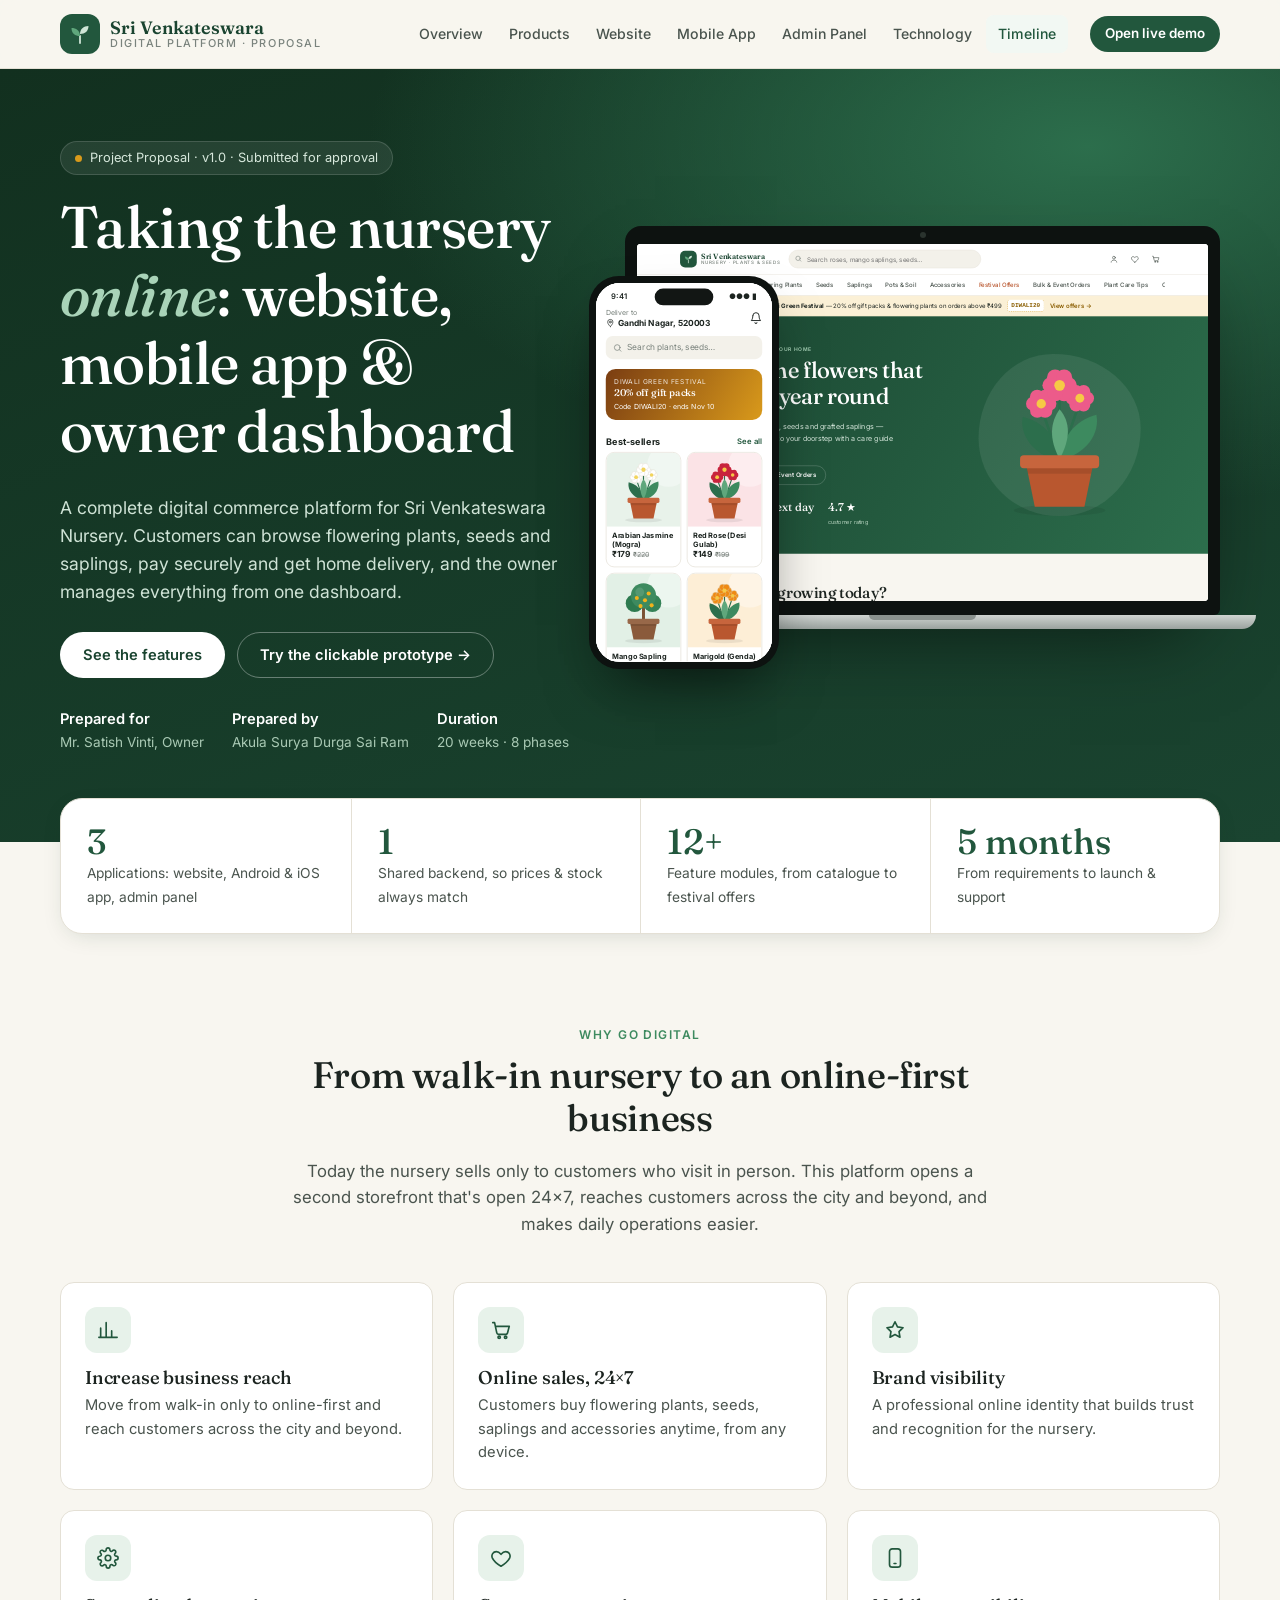
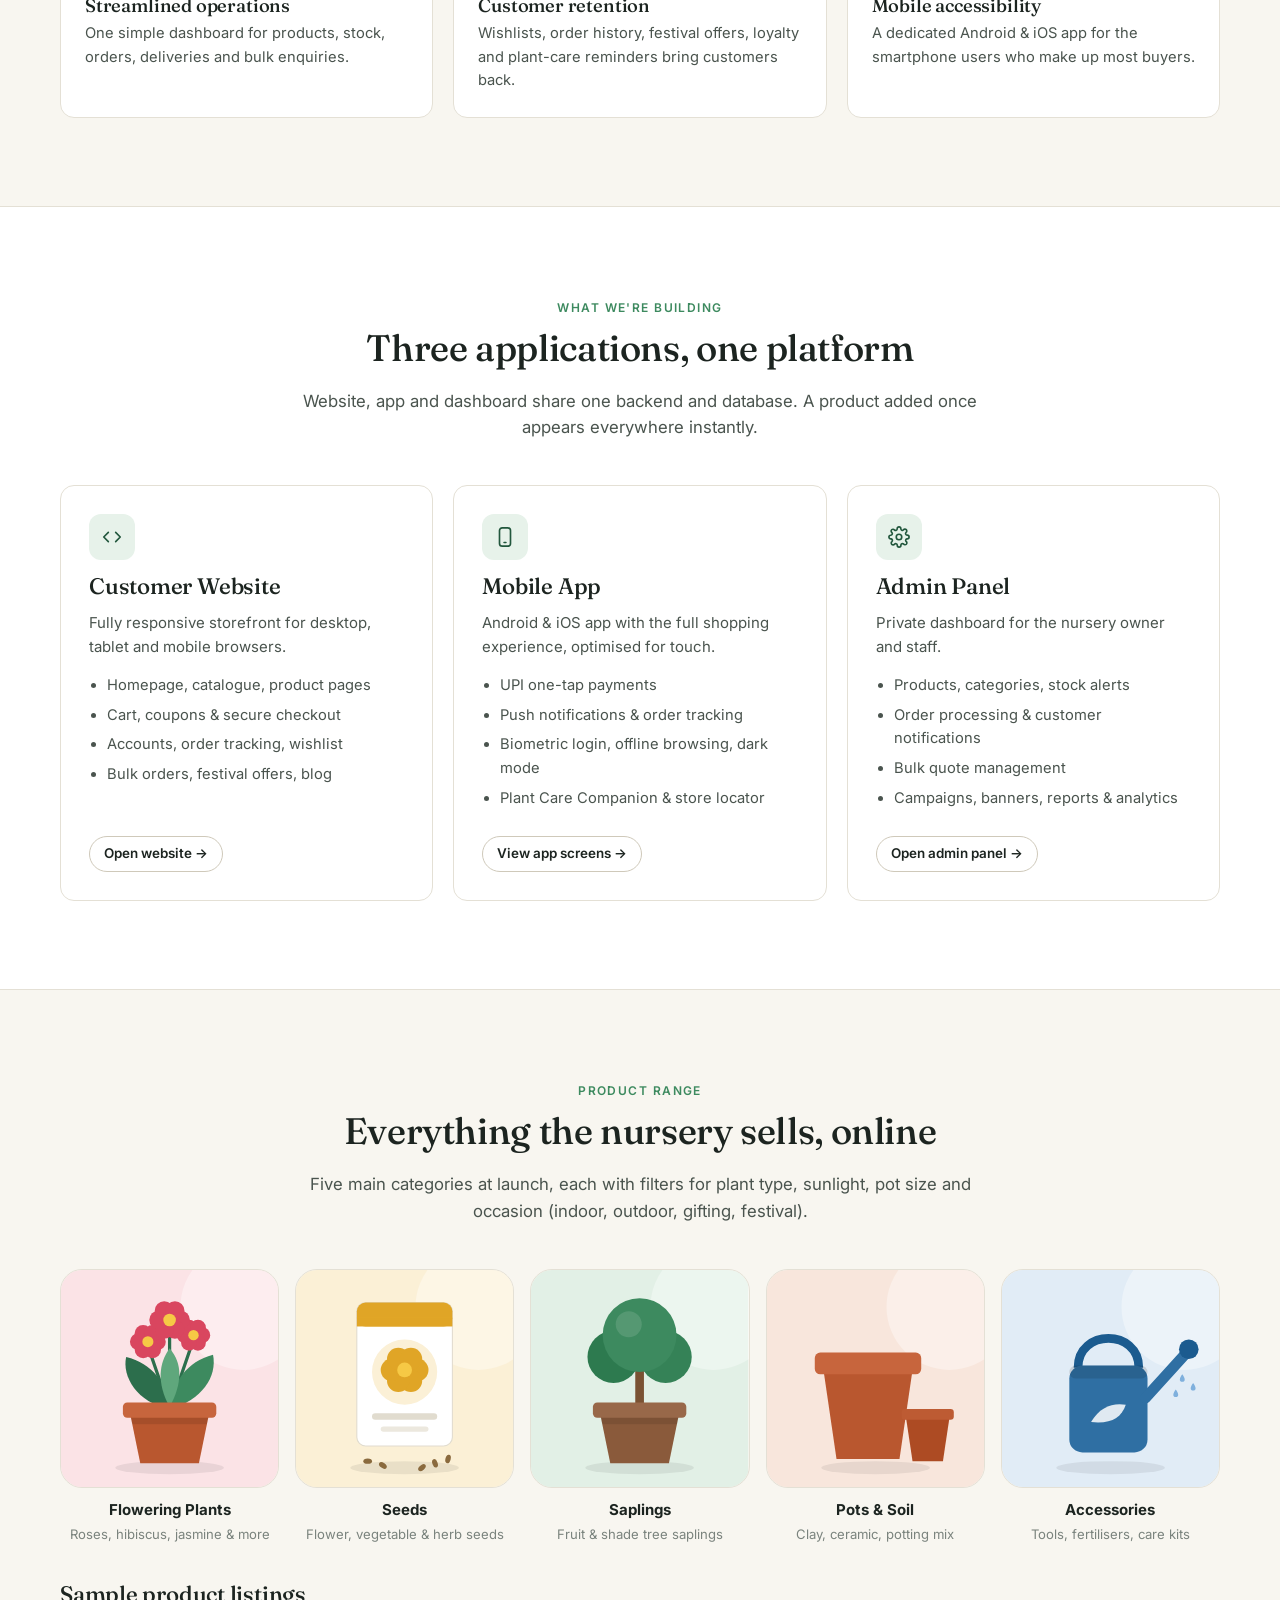
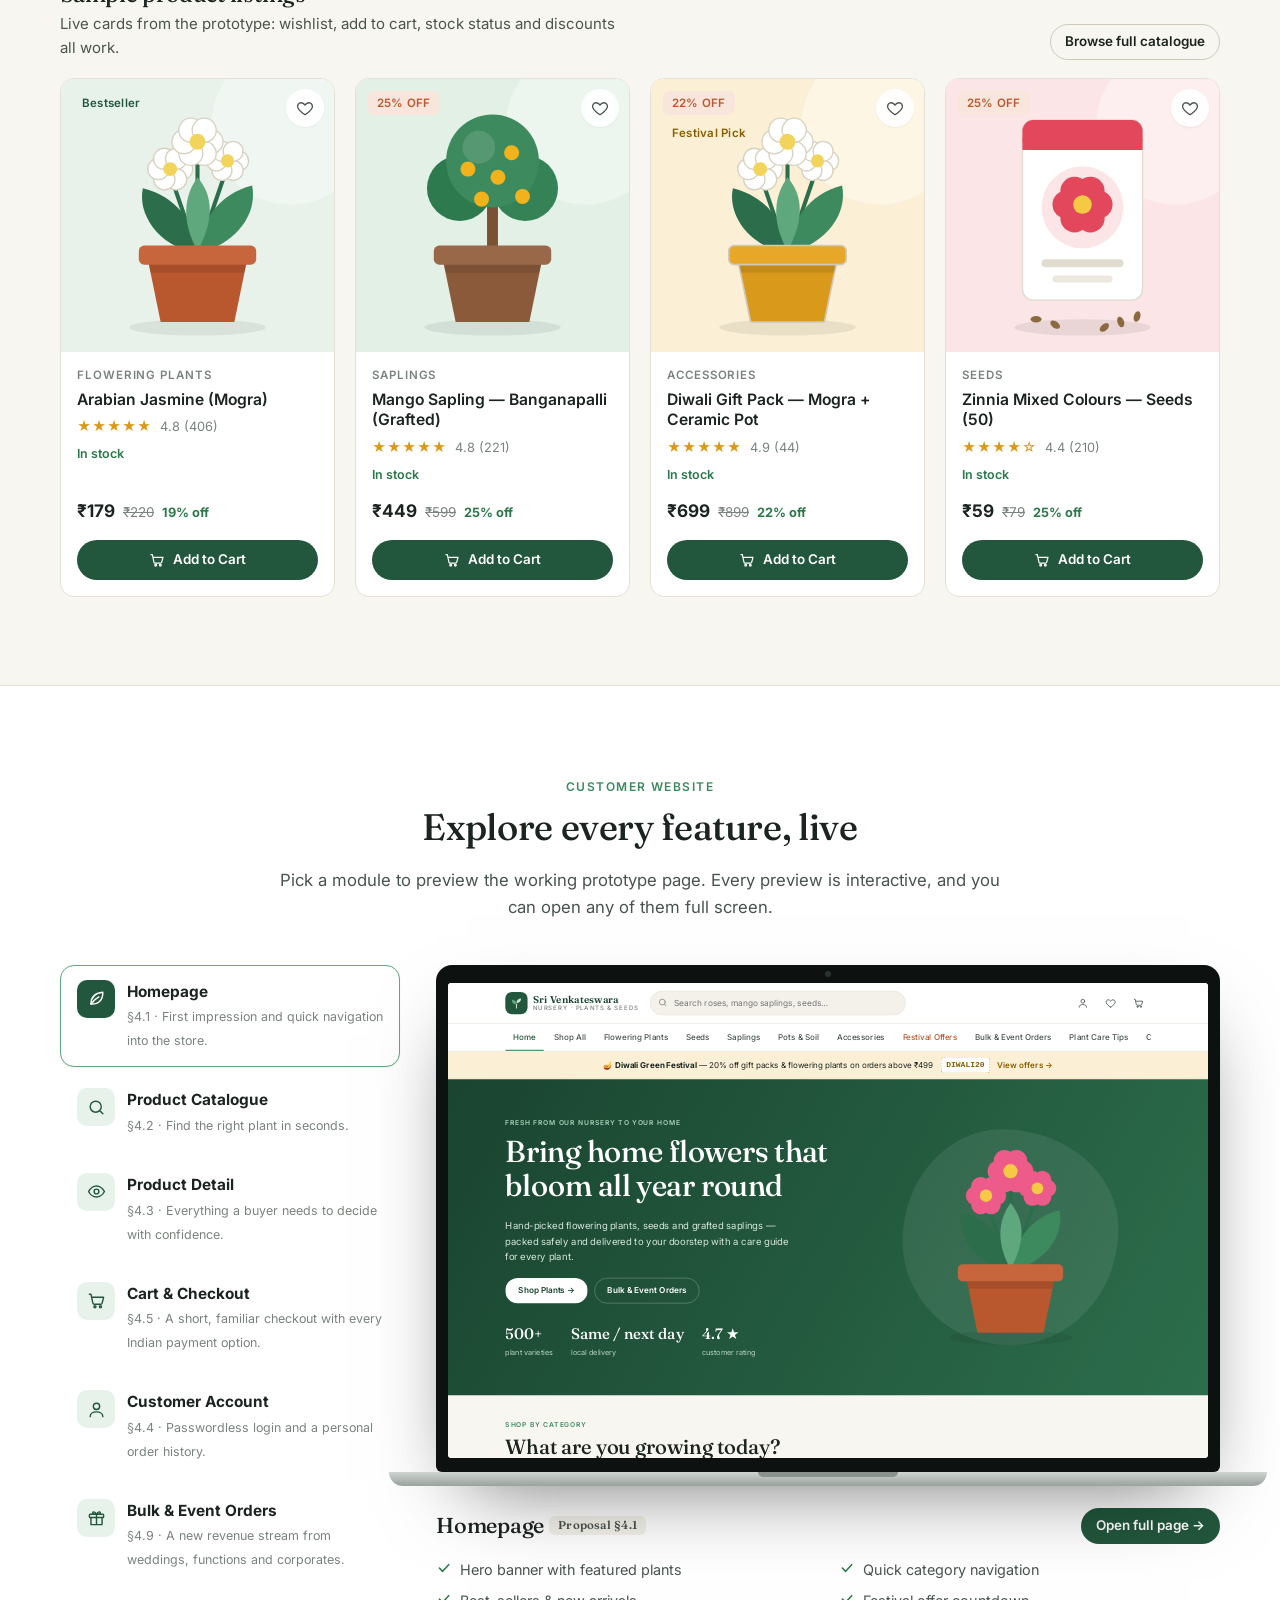
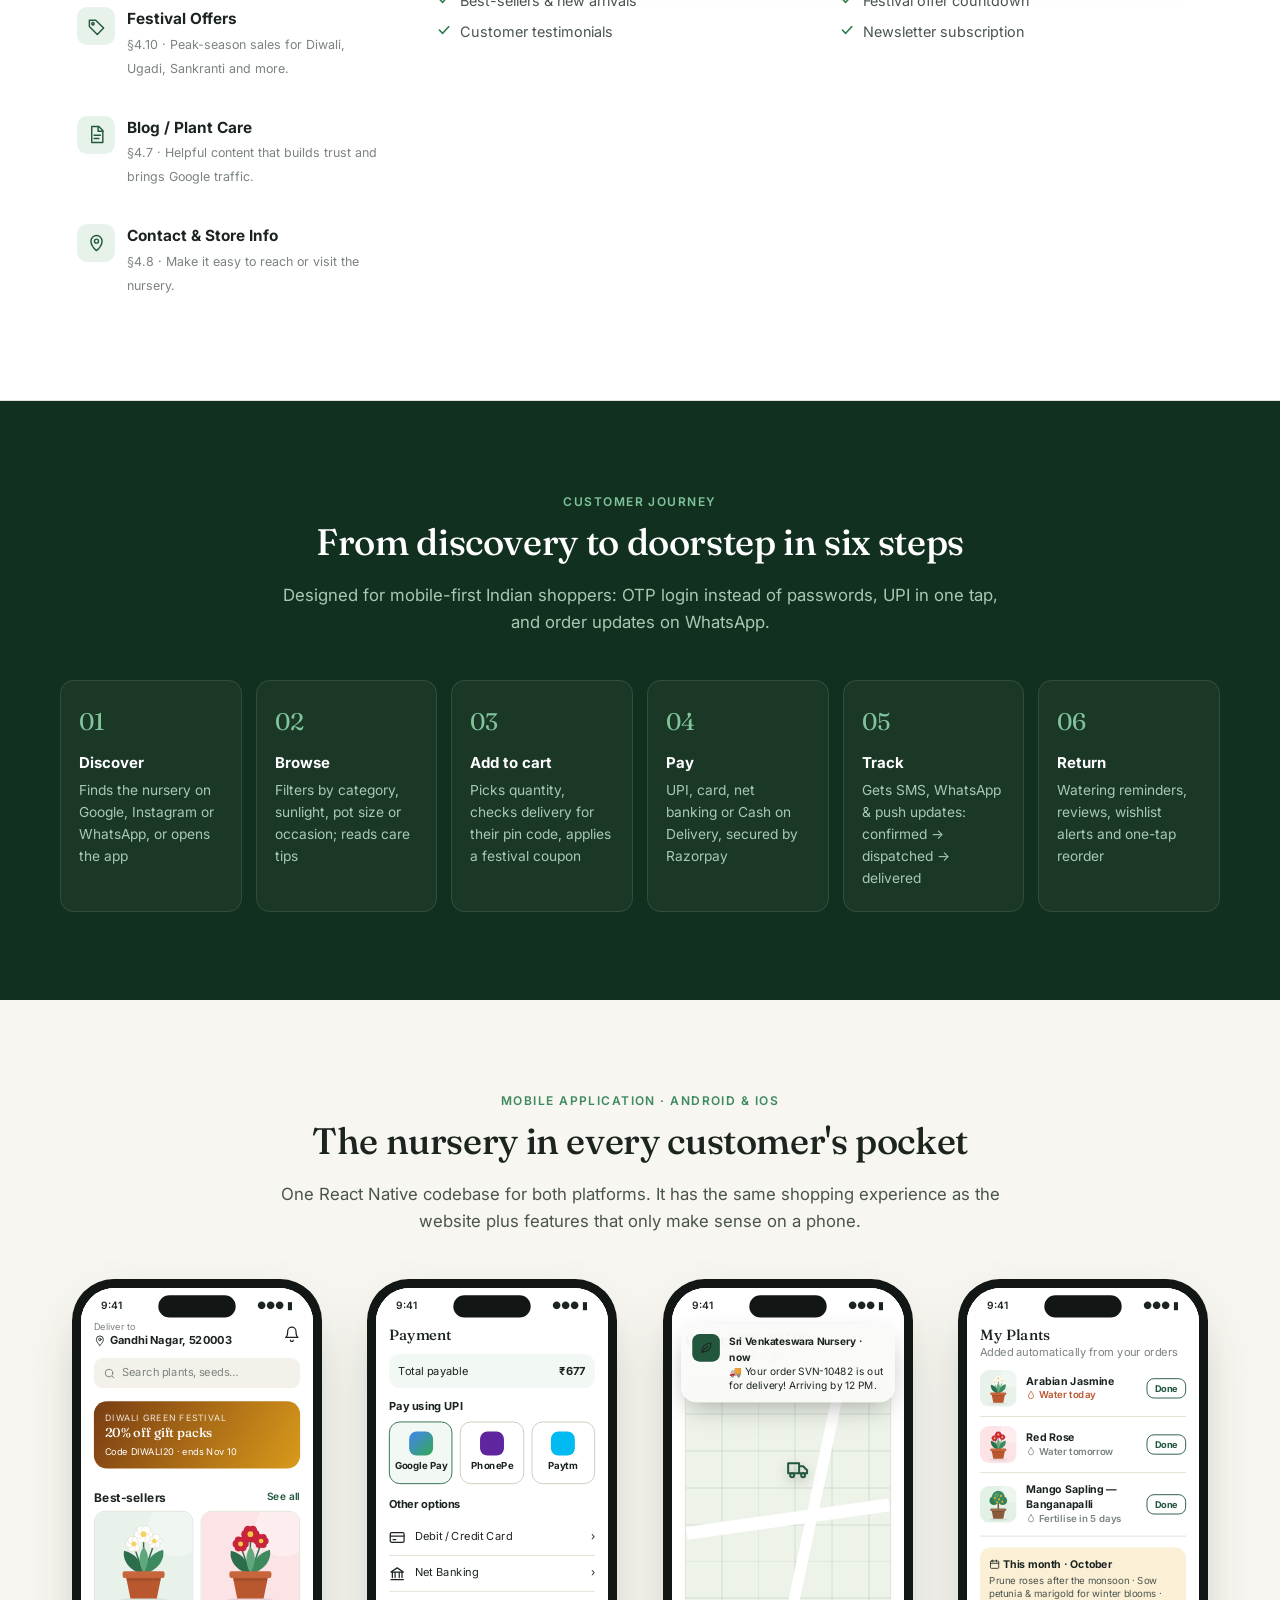
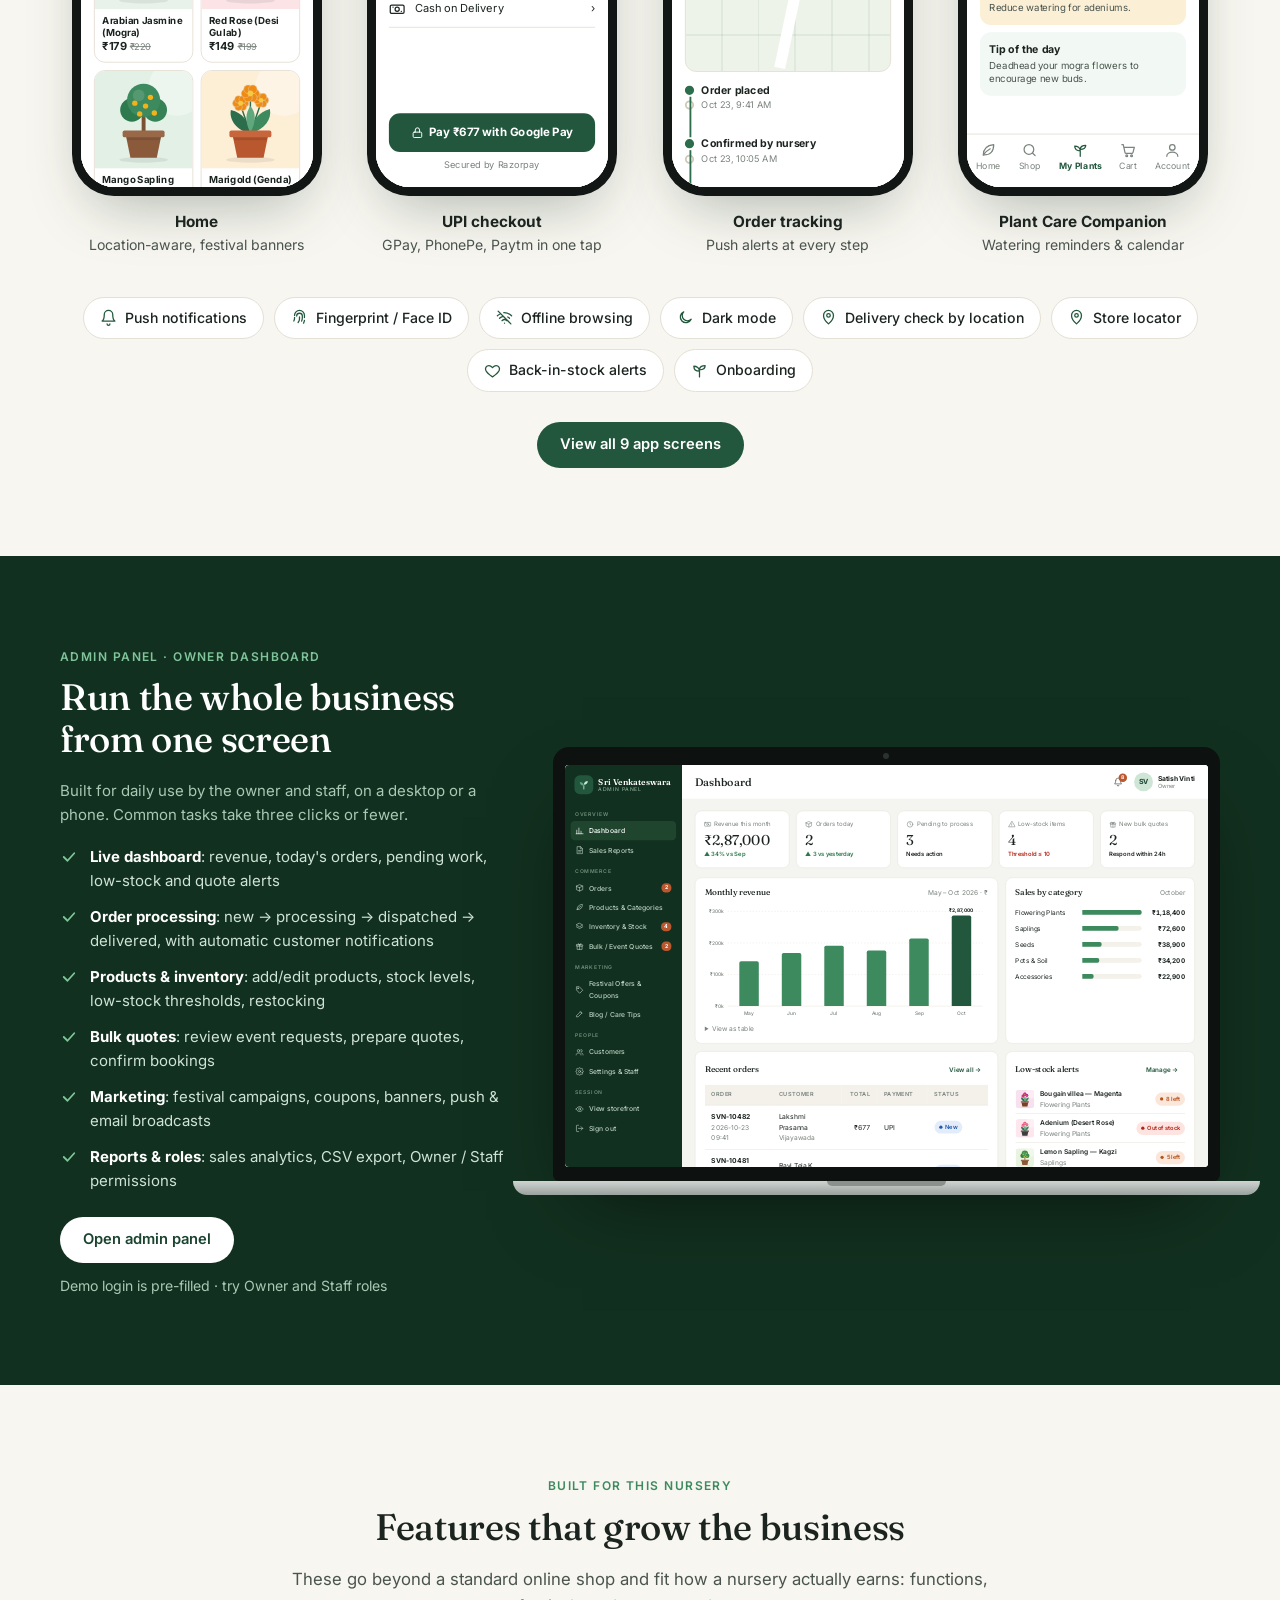
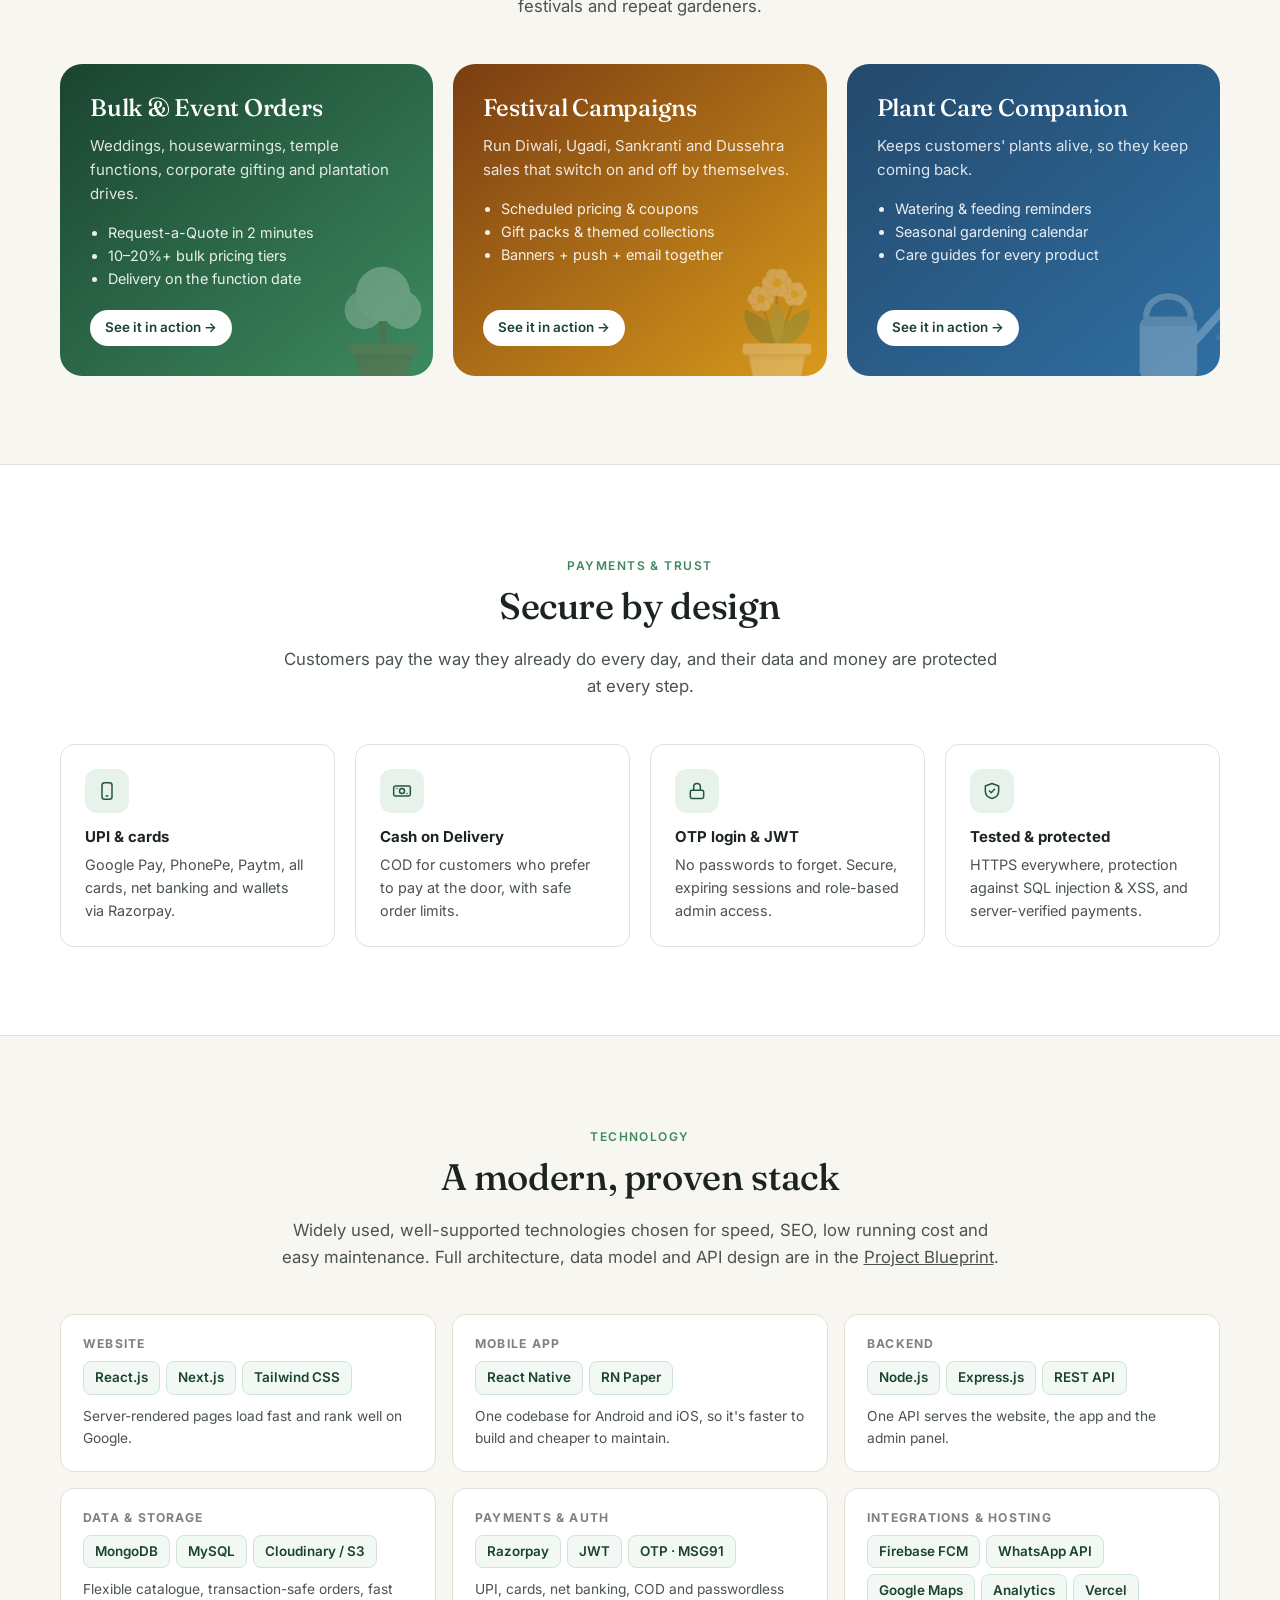
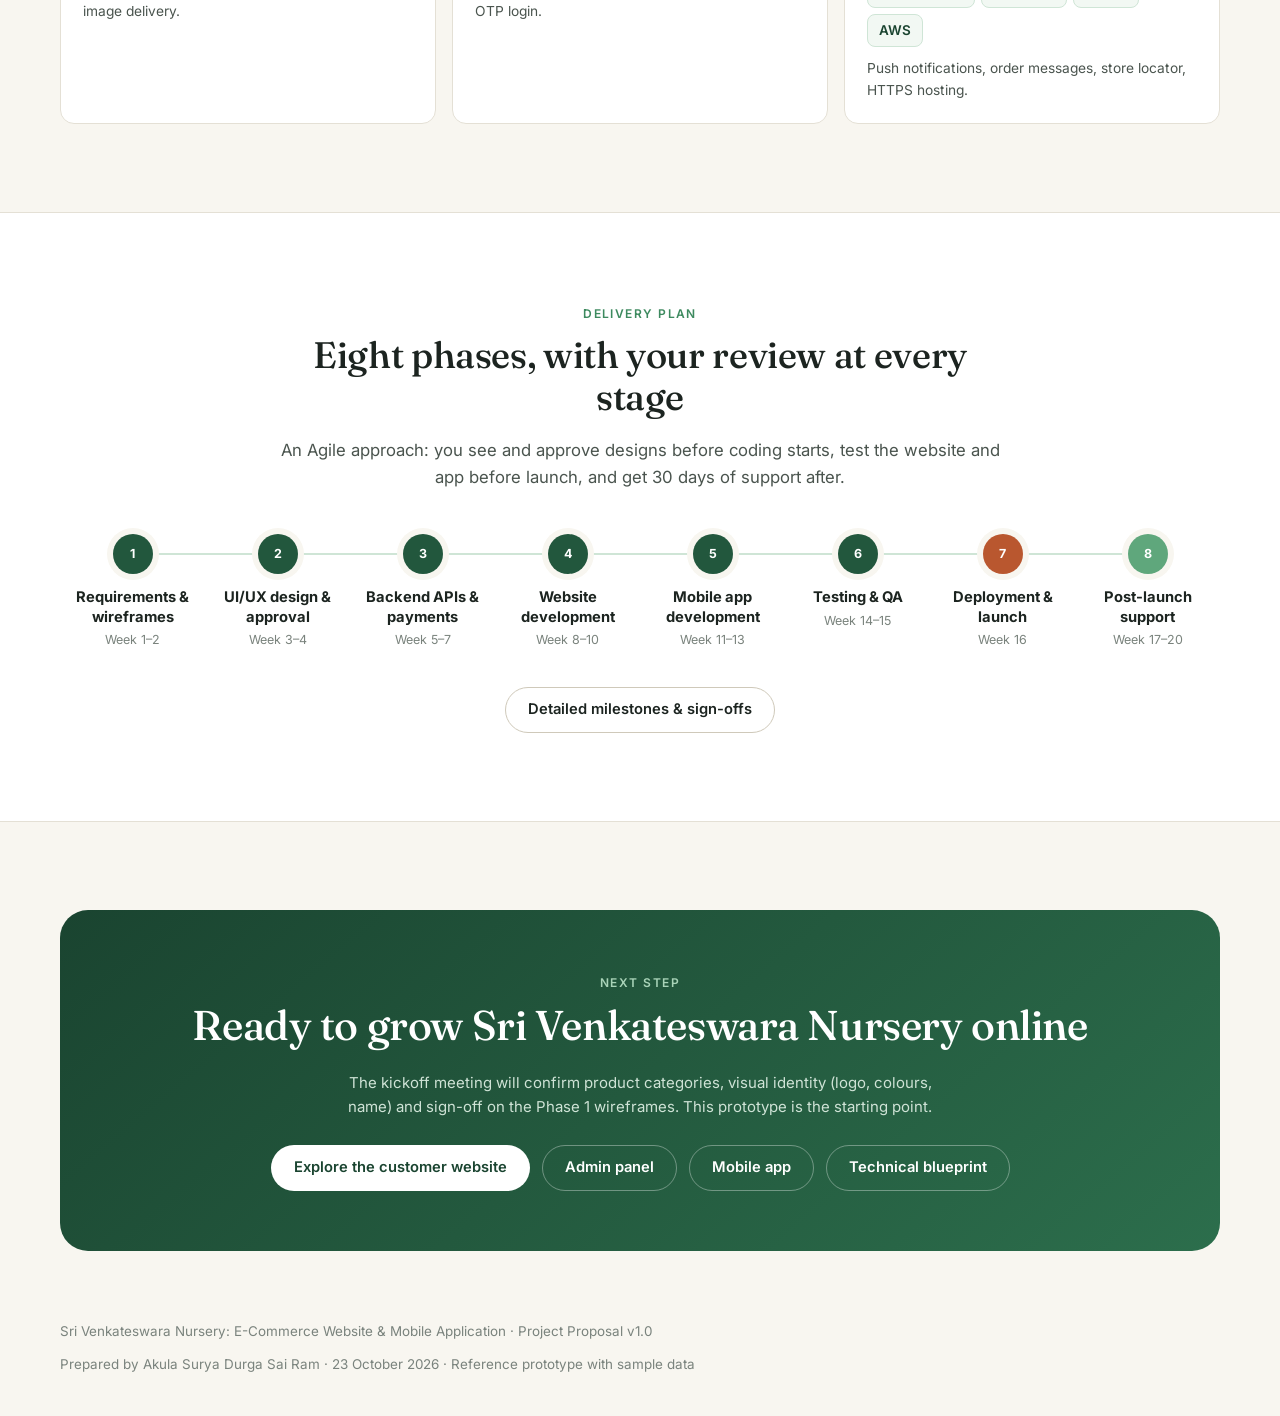
<file: index.html>
<!doctype html>
<html lang="en">
<head>
  <meta charset="utf-8">
  <meta name="viewport" content="width=device-width, initial-scale=1">
  <link rel="icon" href="data:image/svg+xml,%3Csvg xmlns=%22http://www.w3.org/2000/svg%22 viewBox=%220 0 24 24%22%3E%3Crect width=%2224%22 height=%2224%22 rx=%226%22 fill=%22%2322573d%22/%3E%3Cpath d=%22M12 20v-6%22 stroke=%22%23cfe5d6%22 stroke-width=%221.8%22 stroke-linecap=%22round%22/%3E%3Cpath d=%22M12 14C12 9 8.5 7 4.5 7c0 5 3 7 7.5 7Z%22 fill=%22%235fa77c%22/%3E%3Cpath d=%22M12 12c0-4.5 3-7 7.5-7 0 4.5-3 7-7.5 7Z%22 fill=%22%23cfe5d6%22/%3E%3C/svg%3E">
  <title>Sri Venkateswara Nursery — Digital Platform Presentation</title>
  <meta name="description" content="Project presentation: e-commerce website, mobile app and admin dashboard for Sri Venkateswara Nursery.">
  <link rel="preconnect" href="https://fonts.googleapis.com">
  <link rel="preconnect" href="https://fonts.gstatic.com" crossorigin>
  <link href="https://fonts.googleapis.com/css2?family=Fraunces:opsz,wght@9..144,400;9..144,500;9..144,600&family=Inter:wght@400;500;600;700&display=swap" rel="stylesheet">
  <link rel="stylesheet" href="assets/css/style.css">
  <style>
    /* ---------- Landing nav ---------- */
    .lnav { position: sticky; top: 0; z-index: 50; background: rgba(248,246,240,.88); backdrop-filter: saturate(1.4) blur(10px); -webkit-backdrop-filter: saturate(1.4) blur(10px); border-bottom: 1px solid var(--line); }
    .lnav .container { display: flex; align-items: center; gap: 22px; height: 68px; }
    .lnav nav { display: flex; gap: 2px; margin-left: auto; }
    .lnav nav a { padding: 8px 12px; border-radius: 8px; font-size: .88rem; font-weight: 500; color: var(--ink-2); }
    .lnav nav a:hover, .lnav nav a.on { color: var(--forest-700); background: var(--leaf-50); }

    /* ---------- Hero ---------- */
    .lhero { background: radial-gradient(1200px 600px at 85% 10%, #2c6e4c 0%, transparent 60%), linear-gradient(160deg, var(--forest-900), var(--forest-800)); color: #fff; overflow: hidden; }
    .lhero .container { display: grid; grid-template-columns: 1fr 1.15fr; gap: 48px; align-items: center; padding-top: 72px; padding-bottom: 88px; }
    .lhero h1 { color: #fff; font-size: clamp(2.2rem, 4.6vw, 3.8rem); }
    .lhero h1 em { font-style: italic; color: #a9d3b8; }
    .lhero p.lead { color: #cfe3d6; font-size: 1.1rem; max-width: 540px; }
    .pill { display: inline-flex; align-items: center; gap: 8px; padding: 6px 14px; border-radius: 999px; background: rgba(255,255,255,.08); border: 1px solid rgba(255,255,255,.14); font-size: .8rem; color: #d7e8dc; margin-bottom: 18px; }
    .meta-row { display: flex; gap: 28px; margin-top: 30px; flex-wrap: wrap; font-size: .85rem; color: #a9c9b4; }
    .meta-row b { display: block; color: #fff; font-weight: 600; font-size: .92rem; }

    /* ---------- Device frames ---------- */
    .devices { position: relative; padding-bottom: 40px; }
    .laptop { position: relative; }
    .laptop .bezel { background: #0d1210; border-radius: 16px 16px 6px 6px; padding: 12px 12px 14px; box-shadow: 0 40px 80px -30px rgba(0,0,0,.6); }
    .laptop .bezel::before { content: ""; display: block; width: 6px; height: 6px; border-radius: 50%; background: #2a332e; margin: -6px auto 6px; }
    .laptop .base { height: 14px; margin: 0 -6%; background: linear-gradient(#cfd4d1, #9aa29e); border-radius: 0 0 14px 14px; position: relative; }
    .laptop .base::after { content: ""; position: absolute; left: 42%; right: 42%; top: 0; height: 5px; background: #8a928e; border-radius: 0 0 6px 6px; }
    .frame { position: relative; overflow: hidden; background: #fff; border-radius: 4px; }
    .frame iframe { position: absolute; top: 0; left: 0; border: 0; transform-origin: 0 0; background: #fff; }
    .frame.static iframe { pointer-events: none; }
    .phone-sm { position: absolute; left: -36px; bottom: 0; width: 190px; background: #0d1210; border-radius: 30px; padding: 7px; box-shadow: 0 30px 60px -20px rgba(0,0,0,.6); }
    .phone-sm .frame { border-radius: 24px; }
    .phone { width: 100%; max-width: 270px; background: #121614; border-radius: 42px; padding: 9px; box-shadow: var(--shadow-lg); }
    .phone .frame { border-radius: 34px; }

    /* ---------- Sections ---------- */
    .band { padding: 88px 0; }
    .band.alt { background: var(--surface); border-top: 1px solid var(--line); border-bottom: 1px solid var(--line); }
    .band.dark { background: var(--forest-900); color: #d7e8dc; }
    .band.dark h2, .band.dark h3 { color: #fff; }
    .center-head { text-align: center; max-width: 720px; margin: 0 auto 44px; }
    .center-head p { color: var(--ink-2); font-size: 1.05rem; }
    .band.dark .center-head p { color: #a9c9b4; }
    .stats { display: grid; grid-template-columns: repeat(4, 1fr); gap: 0; background: var(--surface); border: 1px solid var(--line); border-radius: var(--radius-lg); margin-top: -44px; position: relative; z-index: 2; box-shadow: var(--shadow); }
    .stats div { padding: 24px 26px; border-left: 1px solid var(--line); }
    .stats div:first-child { border-left: 0; }
    .stats b { display: block; font-family: var(--font-display); font-size: 2.2rem; font-weight: 500; line-height: 1.1; color: var(--forest-700); }
    .stats span { font-size: .86rem; color: var(--ink-2); }
    .obj { padding: 24px; }
    .obj .ico, .deliv .ico { width: 46px; height: 46px; border-radius: 12px; background: var(--leaf-100); color: var(--forest-700); display: grid; place-items: center; margin-bottom: 14px; }
    .obj h3 { font-size: 1.15rem; margin-bottom: 6px; }
    .obj p { margin: 0; color: var(--ink-2); font-size: .92rem; }
    .deliv { padding: 28px; display: flex; flex-direction: column; }
    .deliv ul { padding-left: 18px; color: var(--ink-2); font-size: .92rem; margin: 0 0 20px; }
    .deliv li { margin-bottom: 6px; }
    .deliv .btn { margin-top: auto; align-self: flex-start; }
    .cat-strip { display: grid; grid-template-columns: repeat(5, 1fr); gap: 16px; margin-bottom: 36px; }
    .cat-strip a { text-align: center; }
    .cat-strip .art { width: 100%; aspect-ratio: 1/1; border-radius: var(--radius-lg); overflow: hidden; margin-bottom: 10px; border: 1px solid var(--line); transition: transform .2s; }
    .cat-strip a:hover .art { transform: translateY(-3px); }
    .cat-strip b { display: block; }
    .cat-strip span { font-size: .82rem; color: var(--ink-3); }

    /* ---------- Feature explorer ---------- */
    .explorer { display: grid; grid-template-columns: 340px 1fr; gap: 36px; align-items: start; }
    .explorer > div:last-child { position: sticky; top: 88px; }
    .ex-list { display: grid; gap: 6px; }
    .ex-item { text-align: left; border: 1px solid transparent; background: transparent; border-radius: 14px; padding: 14px 16px; cursor: pointer; display: grid; grid-template-columns: 38px 1fr; gap: 12px; align-items: start; transition: background .15s, border-color .15s; }
    .ex-item:hover { background: var(--surface); }
    .ex-item.on { background: var(--surface); border-color: var(--leaf-400); box-shadow: var(--shadow-sm); }
    .ex-item .ico { width: 38px; height: 38px; border-radius: 10px; background: var(--leaf-100); color: var(--forest-700); display: grid; place-items: center; }
    .ex-item.on .ico { background: var(--forest-700); color: #fff; }
    .ex-item b { display: block; font-size: .96rem; }
    .ex-item small { color: var(--ink-3); font-size: .78rem; }
    .ex-detail { margin-top: 22px; }
    .ex-detail ul { display: grid; grid-template-columns: 1fr 1fr; gap: 8px 22px; padding: 0; list-style: none; margin: 14px 0 18px; }
    .ex-detail li { display: flex; gap: 8px; font-size: .9rem; color: var(--ink-2); }
    .ex-detail li svg { color: var(--ok); margin-top: 2px; }

    /* ---------- Journey ---------- */
    .journey { display: grid; grid-template-columns: repeat(6, 1fr); gap: 14px; counter-reset: j; }
    .journey > div { position: relative; padding: 22px 18px; background: rgba(255,255,255,.04); border: 1px solid rgba(255,255,255,.1); border-radius: var(--radius); counter-increment: j; }
    .journey > div::before { content: counter(j, decimal-leading-zero); font-family: var(--font-display); font-size: 1.5rem; color: #7fc49a; display: block; margin-bottom: 10px; }
    .journey b { color: #fff; display: block; margin-bottom: 4px; }
    .journey p { margin: 0; font-size: .86rem; color: #a9c9b4; }

    /* ---------- App showcase ---------- */
    .app-phones { display: grid; grid-template-columns: repeat(4, 1fr); gap: 22px; justify-items: center; }
    .app-phones figure { margin: 0; width: 100%; max-width: 250px; text-align: center; }
    .app-phones figcaption { margin-top: 14px; font-size: .88rem; color: var(--ink-2); }
    .app-phones figcaption b { display: block; color: var(--ink); font-size: .96rem; }
    .chips { display: flex; flex-wrap: wrap; gap: 10px; justify-content: center; margin-top: 40px; }
    .chips span { display: inline-flex; align-items: center; gap: 8px; padding: 9px 16px; border-radius: 999px; background: var(--surface); border: 1px solid var(--line); font-size: .88rem; font-weight: 500; }
    .chips svg { color: var(--forest-700); }

    /* ---------- Admin ---------- */
    .admin-grid { display: grid; grid-template-columns: 1fr 1.5fr; gap: 48px; align-items: center; }
    .check-list { list-style: none; padding: 0; margin: 18px 0 24px; display: grid; gap: 12px; }
    .check-list li { display: flex; gap: 12px; color: #cfe3d6; }
    .check-list li svg { color: #7fc49a; margin-top: 3px; }
    .check-list b { color: #fff; }

    /* ---------- Highlights ---------- */
    .hl-card { border-radius: var(--radius-lg); padding: 30px; color: #fff; display: flex; flex-direction: column; min-height: 300px; position: relative; overflow: hidden; }
    .hl-card h3 { color: #fff; font-size: 1.5rem; }
    .hl-card p { color: rgba(255,255,255,.85); font-size: .94rem; }
    .hl-card ul { padding-left: 18px; margin: 0 0 20px; font-size: .9rem; color: rgba(255,255,255,.9); }
    .hl-card .btn { margin-top: auto; align-self: flex-start; }
    .hl-card .art { position: absolute; right: -30px; bottom: -30px; width: 160px; opacity: .25; }

    /* ---------- Tech ---------- */
    .tech { display: grid; grid-template-columns: repeat(3, 1fr); gap: 16px; }
    .tech > div { padding: 22px; }
    .tech h4 { font-family: var(--font-body); font-size: .76rem; letter-spacing: .1em; text-transform: uppercase; color: var(--ink-3); font-weight: 700; margin-bottom: 10px; }
    .tech .t { display: flex; flex-wrap: wrap; gap: 6px; }
    .tech .t span { padding: 5px 11px; border-radius: 8px; background: var(--leaf-50); color: var(--forest-800); font-size: .84rem; font-weight: 600; border: 1px solid var(--leaf-200); }
    .tech p { margin: 10px 0 0; font-size: .86rem; color: var(--ink-2); }

    /* ---------- Timeline ---------- */
    .tl { display: grid; grid-template-columns: repeat(8, 1fr); gap: 0; position: relative; }
    .tl::before { content: ""; position: absolute; top: 19px; left: 6%; right: 6%; height: 2px; background: var(--leaf-200); }
    .tl > div { text-align: center; padding: 0 8px; position: relative; }
    .tl .dot { width: 40px; height: 40px; border-radius: 50%; background: var(--forest-700); color: #fff; font-weight: 700; display: grid; place-items: center; margin: 0 auto 14px; position: relative; box-shadow: 0 0 0 6px var(--bg); }
    .tl > div:nth-child(7) .dot { background: var(--terracotta); }
    .tl > div:nth-child(8) .dot { background: var(--leaf-400); }
    .tl b { display: block; font-size: .92rem; line-height: 1.3; }
    .tl span { font-size: .78rem; color: var(--ink-3); }

    /* ---------- CTA ---------- */
    .final { background: linear-gradient(140deg, var(--forest-800), var(--forest-600)); color: #fff; border-radius: 28px; padding: 60px 40px; text-align: center; }
    .final h2 { color: #fff; font-size: clamp(1.8rem, 3.4vw, 2.6rem); }
    .final p { color: #cfe3d6; max-width: 620px; margin: 0 auto 26px; }
    .lfoot { padding: 30px 0 40px; font-size: .84rem; color: var(--ink-3); }

    .reveal { opacity: 0; transform: translateY(18px); transition: opacity .6s ease, transform .6s ease; }
    .reveal.in { opacity: 1; transform: none; }
    @media (prefers-reduced-motion: reduce) { .reveal { opacity: 1; transform: none; transition: none; } }

    @media (max-width: 1100px) {
      .lnav nav { display: none; }
      .explorer { grid-template-columns: 1fr; }
      .explorer > div:last-child { position: static; }
      .ex-list { grid-template-columns: repeat(2, 1fr); }
      .journey { grid-template-columns: repeat(3, 1fr); }
      .app-phones { grid-template-columns: repeat(2, 1fr); row-gap: 36px; }
      .tl { grid-template-columns: repeat(4, 1fr); row-gap: 28px; }
      .tl::before { display: none; }
    }
    @media (max-width: 860px) {
      .lhero .container, .admin-grid { grid-template-columns: 1fr; }
      .lhero .container { padding-top: 48px; }
      .phone-sm { width: 120px; left: -6px; border-radius: 22px; padding: 5px; }
      .phone-sm .frame { border-radius: 18px; }
      .stats { grid-template-columns: repeat(2, 1fr); }
      .stats div:nth-child(3) { border-left: 0; }
      .stats div:nth-child(n+3) { border-top: 1px solid var(--line); }
      .cat-strip { grid-template-columns: repeat(3, 1fr); }
      .tech { grid-template-columns: 1fr; }
      .band { padding: 64px 0; }
      .ex-detail ul { grid-template-columns: 1fr; }
    }
    @media (max-width: 600px) {
      .ex-list { grid-template-columns: 1fr; }
      .journey { grid-template-columns: 1fr 1fr; }
      .app-phones { grid-template-columns: 1fr 1fr; gap: 14px; }
      .cat-strip { grid-template-columns: repeat(2, 1fr); }
      .tl { grid-template-columns: repeat(2, 1fr); }
      .final { padding: 40px 20px; border-radius: 20px; }
      .lnav .btn { padding: 0 14px; }
      .lnav .brand-name small { display: none; }
    }
  </style>
</head>
<body>
  <!-- Navigation -->
  <header class="lnav"><div class="container">
    <a href="#top" class="brand" id="brandMark"><span class="brand-name">Sri Venkateswara<small>Digital Platform · Proposal</small></span></a>
    <nav aria-label="Sections">
      <a href="#overview">Overview</a><a href="#products">Products</a><a href="#features">Website</a>
      <a href="#app">Mobile App</a><a href="#admin">Admin Panel</a><a href="#tech">Technology</a><a href="#timeline">Timeline</a>
    </nav>
    <a href="home.html" class="btn btn-primary btn-sm">Open live demo</a>
  </div></header>

  <!-- Hero -->
  <section class="lhero" id="top"><div class="container">
    <div class="reveal">
      <span class="pill"><span class="dot-live" style="margin:0"></span> Project Proposal · v1.0 · Submitted for approval</span>
      <h1>Taking the nursery <em>online</em>: website, mobile app & owner dashboard</h1>
      <p class="lead">A complete digital commerce platform for Sri Venkateswara Nursery. Customers can browse flowering plants, seeds and saplings, pay securely and get home delivery, and the owner manages everything from one dashboard.</p>
      <div class="flex wrap" style="margin-top:26px;gap:12px">
        <a href="#features" class="btn btn-light">See the features</a>
        <a href="home.html" class="btn btn-outline" style="color:#fff;border-color:rgba(255,255,255,.35)">Try the clickable prototype →</a>
      </div>
      <div class="meta-row">
        <div><b>Prepared for</b>Mr. Satish Vinti, Owner</div>
        <div><b>Prepared by</b>Akula Surya Durga Sai Ram</div>
        <div><b>Duration</b>20 weeks · 8 phases</div>
      </div>
    </div>
    <div class="devices reveal">
      <div class="laptop"><div class="bezel"><div class="frame static" data-src="home.html?embed=1" data-w="1366" data-h="854" style="aspect-ratio:1366/854"></div></div><div class="base"></div></div>
      <div class="phone-sm"><div class="frame static" data-src="mobile-app.html?embed=1" data-w="252" data-h="542" style="aspect-ratio:252/542"></div></div>
    </div>
  </div></section>

  <!-- Stats -->
  <div class="container"><div class="stats reveal">
    <div><b>3</b><span>Applications: website, Android & iOS app, admin panel</span></div>
    <div><b>1</b><span>Shared backend, so prices & stock always match</span></div>
    <div><b>12+</b><span>Feature modules, from catalogue to festival offers</span></div>
    <div><b>5 months</b><span>From requirements to launch & support</span></div>
  </div></div>

  <!-- Objectives -->
  <section class="band" id="overview"><div class="container">
    <div class="center-head reveal"><span class="eyebrow">Why go digital</span><h2>From walk-in nursery to an online-first business</h2>
      <p>Today the nursery sells only to customers who visit in person. This platform opens a second storefront that's open 24×7, reaches customers across the city and beyond, and makes daily operations easier.</p></div>
    <div class="grid grid-3" id="objectives"></div>
  </div></section>

  <!-- Deliverables -->
  <section class="band alt"><div class="container">
    <div class="center-head reveal"><span class="eyebrow">What we're building</span><h2>Three applications, one platform</h2>
      <p>Website, app and dashboard share one backend and database. A product added once appears everywhere instantly.</p></div>
    <div class="grid grid-3" id="deliverables"></div>
  </div></section>

  <!-- Products -->
  <section class="band" id="products"><div class="container">
    <div class="center-head reveal"><span class="eyebrow">Product range</span><h2>Everything the nursery sells, online</h2>
      <p>Five main categories at launch, each with filters for plant type, sunlight, pot size and occasion (indoor, outdoor, gifting, festival).</p></div>
    <div class="cat-strip reveal" id="cats"></div>
    <div class="section-head reveal" style="margin-bottom:18px"><div><h3 style="font-size:1.4rem;margin:0">Sample product listings</h3><p class="muted" style="margin:4px 0 0">Live cards from the prototype: wishlist, add to cart, stock status and discounts all work.</p></div><a href="shop.html" class="btn btn-outline btn-sm">Browse full catalogue</a></div>
    <div class="products reveal" id="sample"></div>
  </div></section>

  <!-- Feature explorer -->
  <section class="band alt" id="features"><div class="container">
    <div class="center-head reveal"><span class="eyebrow">Customer website</span><h2>Explore every feature, live</h2>
      <p>Pick a module to preview the working prototype page. Every preview is interactive, and you can open any of them full screen.</p></div>
    <div class="explorer reveal">
      <div class="ex-list" id="exList" role="tablist" aria-label="Website modules"></div>
      <div>
        <div class="laptop"><div class="bezel"><div class="frame" id="exFrame" data-w="1366" data-h="854" style="aspect-ratio:1366/854"></div></div><div class="base"></div></div>
        <div class="ex-detail" id="exDetail"></div>
      </div>
    </div>
  </div></section>

  <!-- Customer journey -->
  <section class="band dark"><div class="container">
    <div class="center-head reveal"><span class="eyebrow" style="color:#7fc49a">Customer journey</span><h2>From discovery to doorstep in six steps</h2>
      <p>Designed for mobile-first Indian shoppers: OTP login instead of passwords, UPI in one tap, and order updates on WhatsApp.</p></div>
    <div class="journey reveal">
      <div><b>Discover</b><p>Finds the nursery on Google, Instagram or WhatsApp, or opens the app</p></div>
      <div><b>Browse</b><p>Filters by category, sunlight, pot size or occasion; reads care tips</p></div>
      <div><b>Add to cart</b><p>Picks quantity, checks delivery for their pin code, applies a festival coupon</p></div>
      <div><b>Pay</b><p>UPI, card, net banking or Cash on Delivery, secured by Razorpay</p></div>
      <div><b>Track</b><p>Gets SMS, WhatsApp & push updates: confirmed → dispatched → delivered</p></div>
      <div><b>Return</b><p>Watering reminders, reviews, wishlist alerts and one-tap reorder</p></div>
    </div>
  </div></section>

  <!-- Mobile app -->
  <section class="band" id="app"><div class="container">
    <div class="center-head reveal"><span class="eyebrow">Mobile application · Android & iOS</span><h2>The nursery in every customer's pocket</h2>
      <p>One React Native codebase for both platforms. It has the same shopping experience as the website plus features that only make sense on a phone.</p></div>
    <div class="app-phones reveal" id="phones"></div>
    <div class="chips reveal" id="appChips"></div>
    <div style="text-align:center;margin-top:30px" class="reveal"><a href="mobile-app.html" class="btn btn-primary">View all 9 app screens</a></div>
  </div></section>

  <!-- Admin -->
  <section class="band dark" id="admin"><div class="container admin-grid">
    <div class="reveal">
      <span class="eyebrow" style="color:#7fc49a">Admin panel · Owner dashboard</span>
      <h2>Run the whole business from one screen</h2>
      <p style="color:#a9c9b4">Built for daily use by the owner and staff, on a desktop or a phone. Common tasks take three clicks or fewer.</p>
      <ul class="check-list" id="adminList"></ul>
      <div class="flex wrap"><a href="admin.html" class="btn btn-light">Open admin panel</a><span class="subtle" style="color:#a9c9b4">Demo login is pre-filled · try Owner and Staff roles</span></div>
    </div>
    <div class="reveal">
      <div class="laptop"><div class="bezel"><div class="frame" data-src="admin.html?embed=1#dashboard" data-w="1366" data-h="854" style="aspect-ratio:1366/854"></div></div><div class="base"></div></div>
    </div>
  </div></section>

  <!-- Highlights -->
  <section class="band"><div class="container">
    <div class="center-head reveal"><span class="eyebrow">Built for this nursery</span><h2>Features that grow the business</h2>
      <p>These go beyond a standard online shop and fit how a nursery actually earns: functions, festivals and repeat gardeners.</p></div>
    <div class="grid grid-3 reveal" id="highlights"></div>
  </div></section>

  <!-- Payments & security -->
  <section class="band alt"><div class="container">
    <div class="center-head reveal"><span class="eyebrow">Payments & trust</span><h2>Secure by design</h2>
      <p>Customers pay the way they already do every day, and their data and money are protected at every step.</p></div>
    <div class="grid grid-4 reveal" id="trust"></div>
  </div></section>

  <!-- Technology -->
  <section class="band" id="tech"><div class="container">
    <div class="center-head reveal"><span class="eyebrow">Technology</span><h2>A modern, proven stack</h2>
      <p>Widely used, well-supported technologies chosen for speed, SEO, low running cost and easy maintenance. Full architecture, data model and API design are in the <a href="overview.html#arch" style="text-decoration:underline">Project Blueprint</a>.</p></div>
    <div class="tech reveal">
      <div class="card"><h4>Website</h4><div class="t"><span>React.js</span><span>Next.js</span><span>Tailwind CSS</span></div><p>Server-rendered pages load fast and rank well on Google.</p></div>
      <div class="card"><h4>Mobile app</h4><div class="t"><span>React Native</span><span>RN Paper</span></div><p>One codebase for Android and iOS, so it's faster to build and cheaper to maintain.</p></div>
      <div class="card"><h4>Backend</h4><div class="t"><span>Node.js</span><span>Express.js</span><span>REST API</span></div><p>One API serves the website, the app and the admin panel.</p></div>
      <div class="card"><h4>Data & storage</h4><div class="t"><span>MongoDB</span><span>MySQL</span><span>Cloudinary / S3</span></div><p>Flexible catalogue, transaction-safe orders, fast image delivery.</p></div>
      <div class="card"><h4>Payments & auth</h4><div class="t"><span>Razorpay</span><span>JWT</span><span>OTP · MSG91</span></div><p>UPI, cards, net banking, COD and passwordless OTP login.</p></div>
      <div class="card"><h4>Integrations & hosting</h4><div class="t"><span>Firebase FCM</span><span>WhatsApp API</span><span>Google Maps</span><span>Analytics</span><span>Vercel</span><span>AWS</span></div><p>Push notifications, order messages, store locator, HTTPS hosting.</p></div>
    </div>
  </div></section>

  <!-- Timeline -->
  <section class="band alt" id="timeline"><div class="container">
    <div class="center-head reveal"><span class="eyebrow">Delivery plan</span><h2>Eight phases, with your review at every stage</h2>
      <p>An Agile approach: you see and approve designs before coding starts, test the website and app before launch, and get 30 days of support after.</p></div>
    <div class="tl reveal" id="tl"></div>
    <div style="text-align:center;margin-top:36px" class="reveal"><a href="overview.html#timeline" class="btn btn-outline">Detailed milestones & sign-offs</a></div>
  </div></section>

  <!-- CTA -->
  <section class="band" style="padding-bottom:40px"><div class="container">
    <div class="final reveal">
      <span class="eyebrow" style="color:#a9d3b8">Next step</span>
      <h2>Ready to grow Sri Venkateswara Nursery online</h2>
      <p>The kickoff meeting will confirm product categories, visual identity (logo, colours, name) and sign-off on the Phase 1 wireframes. This prototype is the starting point.</p>
      <div class="flex wrap" style="justify-content:center;gap:12px">
        <a href="home.html" class="btn btn-light">Explore the customer website</a>
        <a href="admin.html" class="btn btn-outline" style="color:#fff;border-color:rgba(255,255,255,.35)">Admin panel</a>
        <a href="mobile-app.html" class="btn btn-outline" style="color:#fff;border-color:rgba(255,255,255,.35)">Mobile app</a>
        <a href="overview.html" class="btn btn-outline" style="color:#fff;border-color:rgba(255,255,255,.35)">Technical blueprint</a>
      </div>
    </div>
  </div></section>

  <footer class="lfoot"><div class="container flex between wrap">
    <span>Sri Venkateswara Nursery: E-Commerce Website & Mobile Application · Project Proposal v1.0</span>
    <span>Prepared by Akula Surya Durga Sai Ram · 23 October 2026 · Reference prototype with sample data</span>
  </div></footer>

  <script src="assets/js/data.js"></script>
  <script src="assets/js/app.js"></script>
  <script>
    document.getElementById("brandMark").insertAdjacentHTML("afterbegin", BRAND_MARK);

    /* ---------- Scaled live previews (iframes rendered at desktop/phone size, scaled to fit the frame) ---------- */
    function mountFrame(el, src) {
      el.innerHTML = `<iframe src="${src}" loading="lazy" title="Live preview" width="${el.dataset.w}" height="${el.dataset.h}" tabindex="-1"></iframe>`;
      fitFrame(el);
    }
    function fitFrame(el) {
      const f = el.querySelector("iframe"); if (!f) return;
      f.style.transform = `scale(${el.clientWidth / +el.dataset.w})`;
    }
    const ro = new ResizeObserver((es) => es.forEach((e) => fitFrame(e.target)));
    document.querySelectorAll(".frame").forEach((el) => { ro.observe(el); if (el.dataset.src) mountFrame(el, el.dataset.src); });

    /* ---------- Objectives (proposal §2) ---------- */
    document.getElementById("objectives").innerHTML = [
      ["chart", "Increase business reach", "Move from walk-in only to online-first and reach customers across the city and beyond."],
      ["cart", "Online sales, 24×7", "Customers buy flowering plants, seeds, saplings and accessories anytime, from any device."],
      ["star", "Brand visibility", "A professional online identity that builds trust and recognition for the nursery."],
      ["settings", "Streamlined operations", "One simple dashboard for products, stock, orders, deliveries and bulk enquiries."],
      ["heart", "Customer retention", "Wishlists, order history, festival offers, loyalty and plant-care reminders bring customers back."],
      ["phoneDevice", "Mobile accessibility", "A dedicated Android & iOS app for the smartphone users who make up most buyers."],
    ].map(([i, t, d]) => `<div class="card obj reveal"><span class="ico">${icon(i, 22)}</span><h3>${t}</h3><p>${d}</p></div>`).join("");

    /* ---------- Deliverables ---------- */
    document.getElementById("deliverables").innerHTML = [
      ["code", "Customer Website", "Fully responsive storefront for desktop, tablet and mobile browsers.", ["Homepage, catalogue, product pages", "Cart, coupons & secure checkout", "Accounts, order tracking, wishlist", "Bulk orders, festival offers, blog"], "home.html", "Open website"],
      ["phoneDevice", "Mobile App", "Android & iOS app with the full shopping experience, optimised for touch.", ["UPI one-tap payments", "Push notifications & order tracking", "Biometric login, offline browsing, dark mode", "Plant Care Companion & store locator"], "mobile-app.html", "View app screens"],
      ["settings", "Admin Panel", "Private dashboard for the nursery owner and staff.", ["Products, categories, stock alerts", "Order processing & customer notifications", "Bulk quote management", "Campaigns, banners, reports & analytics"], "admin.html", "Open admin panel"],
    ].map(([i, t, d, items, h, cta]) => `<div class="card deliv reveal"><span class="ico">${icon(i, 22)}</span><h3 style="font-size:1.4rem">${t}</h3><p class="muted">${d}</p><ul>${items.map((x) => `<li>${x}</li>`).join("")}</ul><a href="${h}" class="btn btn-outline btn-sm">${cta} →</a></div>`).join("");

    /* ---------- Products ---------- */
    document.getElementById("cats").innerHTML = CATEGORIES.map((c) => `<a href="shop.html?cat=${c.id}"><div class="art">${plantArt(c.art)}</div><b>${c.name}</b><span>${c.blurb}</span></a>`).join("");
    document.getElementById("sample").innerHTML = [103, 301, 504, 201].map(byId).filter(Boolean).map(productCard).join("");

    /* ---------- Feature explorer (proposal §4) ---------- */
    const MODULES = [
      ["4.1", "leaf", "Homepage", "home.html", "First impression and quick navigation into the store.", ["Hero banner with featured plants", "Quick category navigation", "Best-sellers & new arrivals", "Festival offer countdown", "Customer testimonials", "Newsletter subscription"]],
      ["4.2", "search", "Product Catalogue", "shop.html?cat=flowering", "Find the right plant in seconds.", ["Browse by category, type or occasion", "Filters: price, plant type, sun, pot size, stock", "Search with auto-suggestions", "Sort by popularity, price, newest, rating", "Removable active-filter chips", "Image-rich product cards"]],
      ["4.3", "eye", "Product Detail", "product.html?id=103", "Everything a buyer needs to decide with confidence.", ["Multi-image gallery", "Care instructions & growing tips", "Price, MRP, discount & stock status", "Quantity, Add to Cart, Buy Now", "Pin-code delivery & ETA check", "Ratings, reviews & related products"]],
      ["4.5", "cart", "Cart & Checkout", "cart.html", "A short, familiar checkout with every Indian payment option.", ["Update quantities, remove items", "Coupon codes (try DIWALI20)", "Delivery address, date & time slot", "UPI, cards, net banking, COD", "Order summary & confirmation", "Email, SMS & WhatsApp confirmation"]],
      ["4.4", "user", "Customer Account", "account.html", "Passwordless login and a personal order history.", ["Login with phone/email + OTP (demo: 123456)", "Profile & address book", "Order history with live tracking", "Wishlist with back-in-stock alerts", "Invoice download & reorder", "Loyalty points (Phase 2)"]],
      ["4.9", "gift", "Bulk & Event Orders", "bulk-orders.html", "A new revenue stream from weddings, functions and corporates.", ["Dedicated bulk / event section", "Request-a-Quote form", "Tiered wholesale pricing", "Delivery on the function date", "Decoration & arrangement enquiries", "Admin quotes & confirms from dashboard"]],
      ["4.10", "tag", "Festival Offers", "offers.html", "Peak-season sales for Diwali, Ugadi, Sankranti and more.", ["Festival discounts & bundles", "Ready-made gift packs", "Scheduled, time-limited pricing", "Homepage festival banners", "Campaign coupon codes", "Push & email announcements"]],
      ["4.7", "file", "Blog / Plant Care", "care-tips.html", "Helpful content that builds trust and brings Google traffic.", ["Care guides & growing articles", "Category filters", "Products linked inside articles", "SEO-friendly pages", "Easy publishing from admin", "Share to WhatsApp & social"]],
      ["4.8", "map", "Contact & Store Info", "contact.html", "Make it easy to reach or visit the nursery.", ["Address, phone, WhatsApp, email", "Google Maps location", "Working hours & open-now status", "Enquiry form to admin", "Frequently asked questions", "Get-directions link"]],
    ];
    const exList = document.getElementById("exList"), exFrame = document.getElementById("exFrame"), exDetail = document.getElementById("exDetail");
    exList.innerHTML = MODULES.map(([s, i, t, , d], k) => `<button class="ex-item ${k ? "" : "on"}" role="tab" data-k="${k}"><span class="ico">${icon(i, 19)}</span><span><b>${t}</b><small>§${s} · ${d}</small></span></button>`).join("");
    function showModule(k) {
      const [s, , t, src, d, feats] = MODULES[k];
      exList.querySelectorAll(".ex-item").forEach((b) => b.classList.toggle("on", +b.dataset.k === k));
      if (src === "cart.html" && !Store.cart().length) Store.set("cart", [{ id: 103, qty: 2 }, { id: 301, qty: 1 }]); // so the checkout preview isn't empty
      const url = src + (src.includes("?") ? "&" : "?") + "embed=1";
      mountFrame(exFrame, url);
      exDetail.innerHTML = `<div class="flex between wrap"><h3 style="margin:0;font-size:1.35rem">${t} <span class="tag tag-gray" style="vertical-align:4px">Proposal §${s}</span></h3><a href="${src}" class="btn btn-primary btn-sm">Open full page →</a></div>
        <ul>${feats.map((f) => `<li>${icon("check", 16, 2.4)}<span>${f}</span></li>`).join("")}</ul>`;
    }
    exList.onclick = (e) => { const b = e.target.closest(".ex-item"); if (b) showModule(+b.dataset.k); };
    showModule(0);

    /* ---------- Mobile app (proposal §5) ---------- */
    document.getElementById("phones").innerHTML = [[1, "Home", "Location-aware, festival banners"], [3, "UPI checkout", "GPay, PhonePe, Paytm in one tap"], [4, "Order tracking", "Push alerts at every step"], [5, "Plant Care Companion", "Watering reminders & calendar"]]
      .map(([n, t, d]) => `<figure><div class="phone"><div class="frame static" data-w="252" data-h="542" style="aspect-ratio:252/542" data-src="mobile-app.html?embed=${n}"></div></div><figcaption><b>${t}</b>${d}</figcaption></figure>`).join("");
    document.querySelectorAll("#phones .frame").forEach((el) => { ro.observe(el); mountFrame(el, el.dataset.src); });
    document.getElementById("appChips").innerHTML = [["bell", "Push notifications"], ["fingerprint", "Fingerprint / Face ID"], ["wifiOff", "Offline browsing"], ["moon", "Dark mode"], ["pin", "Delivery check by location"], ["map", "Store locator"], ["heart", "Back-in-stock alerts"], ["sprout", "Onboarding"]]
      .map(([i, t]) => `<span>${icon(i, 17)} ${t}</span>`).join("");

    /* ---------- Admin (proposal §4.6) ---------- */
    document.getElementById("adminList").innerHTML = [
      ["Live dashboard", "revenue, today's orders, pending work, low-stock and quote alerts"],
      ["Order processing", "new → processing → dispatched → delivered, with automatic customer notifications"],
      ["Products & inventory", "add/edit products, stock levels, low-stock thresholds, restocking"],
      ["Bulk quotes", "review event requests, prepare quotes, confirm bookings"],
      ["Marketing", "festival campaigns, coupons, banners, push & email broadcasts"],
      ["Reports & roles", "sales analytics, CSV export, Owner / Staff permissions"],
    ].map(([b, t]) => `<li>${icon("check", 18, 2.4)}<span><b>${b}</b>: ${t}</span></li>`).join("");

    /* ---------- Highlights ---------- */
    document.getElementById("highlights").innerHTML = [
      ["linear-gradient(140deg,#1a4430,#3d8a5f)", "Bulk & Event Orders", "Weddings, housewarmings, temple functions, corporate gifting and plantation drives.", ["Request-a-Quote in 2 minutes", "10–20%+ bulk pricing tiers", "Delivery on the function date"], "bulk-orders.html", { kind: "tree", f: "#ffffff", bg: "none" }],
      ["linear-gradient(140deg,#7a3d12,#d99a1b)", "Festival Campaigns", "Run Diwali, Ugadi, Sankranti and Dussehra sales that switch on and off by themselves.", ["Scheduled pricing & coupons", "Gift packs & themed collections", "Banners + push + email together"], "offers.html", { kind: "flower", f: "#ffffff", bg: "none", pot: "#ffffff" }],
      ["linear-gradient(140deg,#24496b,#2f6fa3)", "Plant Care Companion", "Keeps customers' plants alive, so they keep coming back.", ["Watering & feeding reminders", "Seasonal gardening calendar", "Care guides for every product"], "mobile-app.html", { kind: "can", f: "#ffffff", bg: "none" }],
    ].map(([bg, t, d, items, h, art]) => `<div class="hl-card" style="background:${bg}"><div class="art">${plantArt(art)}</div><h3>${t}</h3><p>${d}</p><ul>${items.map((x) => `<li>${x}</li>`).join("")}</ul><a href="${h}" class="btn btn-light btn-sm">See it in action →</a></div>`).join("");

    /* ---------- Trust ---------- */
    document.getElementById("trust").innerHTML = [
      ["phoneDevice", "UPI & cards", "Google Pay, PhonePe, Paytm, all cards, net banking and wallets via Razorpay."],
      ["cash", "Cash on Delivery", "COD for customers who prefer to pay at the door, with safe order limits."],
      ["lock", "OTP login & JWT", "No passwords to forget. Secure, expiring sessions and role-based admin access."],
      ["shield", "Tested & protected", "HTTPS everywhere, protection against SQL injection & XSS, and server-verified payments."],
    ].map(([i, t, d]) => `<div class="card card-pad"><span class="ico" style="width:44px;height:44px;border-radius:12px;background:var(--leaf-100);color:var(--forest-700);display:grid;place-items:center;margin-bottom:12px">${icon(i)}</span><b style="display:block;margin-bottom:4px">${t}</b><p class="muted" style="margin:0;font-size:.9rem">${d}</p></div>`).join("");

    /* ---------- Timeline (proposal §8) ---------- */
    document.getElementById("tl").innerHTML = [["Requirements & wireframes", "Week 1–2"], ["UI/UX design & approval", "Week 3–4"], ["Backend APIs & payments", "Week 5–7"], ["Website development", "Week 8–10"], ["Mobile app development", "Week 11–13"], ["Testing & QA", "Week 14–15"], ["Deployment & launch", "Week 16"], ["Post-launch support", "Week 17–20"]]
      .map(([t, w], i) => `<div><span class="dot">${i + 1}</span><b>${t}</b><span>${w}</span></div>`).join("");

    /* ---------- Scroll reveal & active nav ---------- */
    const io = new IntersectionObserver((es) => es.forEach((e) => { if (e.isIntersecting) { e.target.classList.add("in"); io.unobserve(e.target); } }), { threshold: 0.12 });
    document.querySelectorAll(".reveal").forEach((el) => io.observe(el));
    const navLinks = [...document.querySelectorAll(".lnav nav a")];
    const so = new IntersectionObserver((es) => es.forEach((e) => { if (e.isIntersecting) navLinks.forEach((a) => a.classList.toggle("on", a.getAttribute("href") === "#" + e.target.id)); }), { rootMargin: "-40% 0px -55% 0px" });
    ["overview", "products", "features", "app", "admin", "tech", "timeline"].forEach((id) => so.observe(document.getElementById(id)));
  </script>
</body>
</html>
</file>
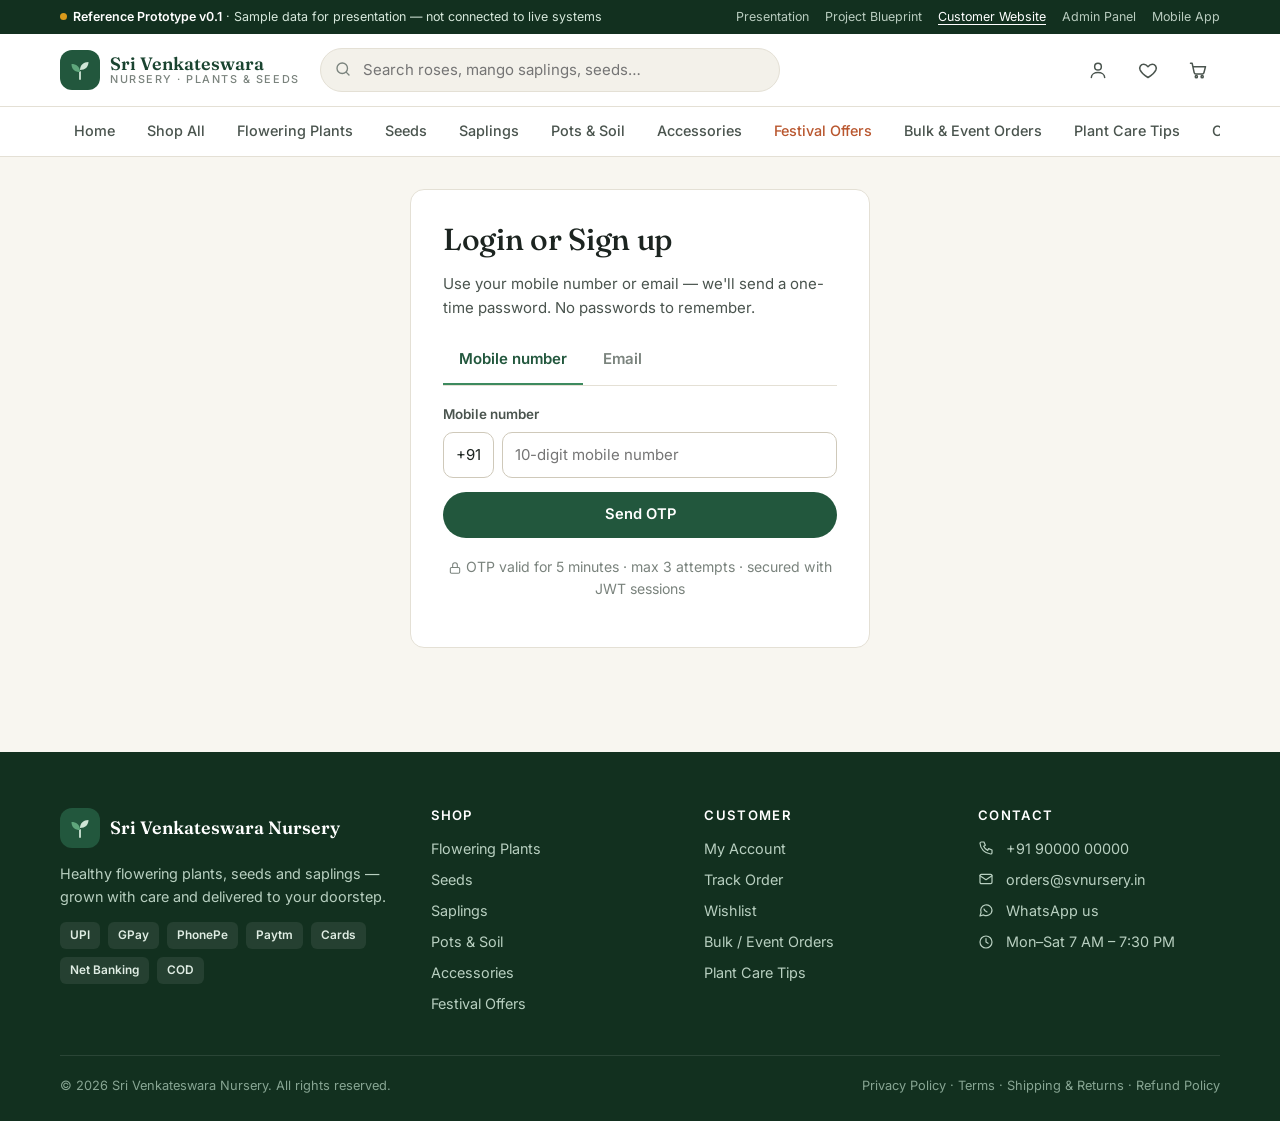
<file: account.html>
<!doctype html>
<html lang="en">
<head>
  <meta charset="utf-8">
  <meta name="viewport" content="width=device-width, initial-scale=1">
  <link rel="icon" href="data:image/svg+xml,%3Csvg xmlns=%22http://www.w3.org/2000/svg%22 viewBox=%220 0 24 24%22%3E%3Crect width=%2224%22 height=%2224%22 rx=%226%22 fill=%22%2322573d%22/%3E%3Cpath d=%22M12 20v-6%22 stroke=%22%23cfe5d6%22 stroke-width=%221.8%22 stroke-linecap=%22round%22/%3E%3Cpath d=%22M12 14C12 9 8.5 7 4.5 7c0 5 3 7 7.5 7Z%22 fill=%22%235fa77c%22/%3E%3Cpath d=%22M12 12c0-4.5 3-7 7.5-7 0 4.5-3 7-7.5 7Z%22 fill=%22%23cfe5d6%22/%3E%3C/svg%3E">
  <title>My Account — Sri Venkateswara Nursery</title>
  <link rel="preconnect" href="https://fonts.googleapis.com">
  <link rel="preconnect" href="https://fonts.gstatic.com" crossorigin>
  <link href="https://fonts.googleapis.com/css2?family=Fraunces:opsz,wght@9..144,400;9..144,500;9..144,600&family=Inter:wght@400;500;600;700&display=swap" rel="stylesheet">
  <link rel="stylesheet" href="assets/css/style.css">
  <style>
    .acct { display: grid; grid-template-columns: 240px 1fr; gap: 28px; align-items: start; }
    .acct-nav { padding: 10px; position: sticky; top: 140px; }
    .acct-nav a { display: flex; gap: 10px; align-items: center; padding: 11px 12px; border-radius: 10px; font-weight: 500; color: var(--ink-2); }
    .acct-nav a:hover { background: var(--surface-2); }
    .acct-nav a.active { background: var(--leaf-100); color: var(--forest-700); }
    .otp { display: flex; gap: 8px; }
    .otp input { width: 48px; height: 54px; text-align: center; font-size: 1.3rem; font-weight: 700; }
    .login-wrap { max-width: 460px; margin: 0 auto; }
    .order-card { padding: 20px; margin-bottom: 14px; }
    @media (max-width: 860px) { .acct { grid-template-columns: 1fr; } .acct-nav { position: static; display: flex; overflow-x: auto; } .acct-nav a { white-space: nowrap; } }
  </style>
</head>
<body>
  <main class="section" style="padding-top:32px"><div class="container" id="root"></div></main>

  <script src="assets/js/data.js"></script>
  <script src="assets/js/app.js"></script>
  <script>
    renderLayout("");
    const root = document.getElementById("root");

    /* ---------- 4.4 Login / registration with OTP ---------- */
    function loginView() {
      root.innerHTML = `<div class="login-wrap card card-pad" style="padding:32px">
        <h1 style="font-size:1.9rem">Login or Sign up</h1>
        <p class="muted">Use your mobile number or email — we'll send a one-time password. No passwords to remember.</p>
        <div class="tabs" style="margin-bottom:18px"><button class="active" data-m="phone">Mobile number</button><button data-m="email">Email</button></div>
        <form id="f1">
          <div class="field"><label id="idLabel">Mobile number</label>
            <div class="flex" style="gap:8px"><span class="input" id="cc" style="width:auto;display:grid;place-items:center">+91</span><input class="input" id="ident" required pattern="[6-9][0-9]{9}" inputmode="numeric" placeholder="10-digit mobile number"></div></div>
          <button class="btn btn-primary btn-block">Send OTP</button>
        </form>
        <form id="f2" class="hide">
          <p class="muted">Enter the 6-digit code sent to <b id="sentTo"></b> <button type="button" class="btn btn-ghost btn-sm" id="chg">Change</button></p>
          <div class="otp" id="otp">${"<input class='input' maxlength='1' inputmode='numeric'>".repeat(6)}</div>
          <p class="subtle" style="margin-top:10px">Demo OTP: <span class="kbd">123456</span> · Resend in <b id="timer">30</b>s</p>
          <div class="field" id="nameField"><label>Your name (new customers)</label><input class="input" id="name" placeholder="Full name"></div>
          <button class="btn btn-primary btn-block">Verify & Continue</button>
        </form>
        <p class="subtle" style="margin-top:18px;text-align:center">${icon("lock", 14)} OTP valid for 5 minutes · max 3 attempts · secured with JWT sessions</p>
      </div>`;
      let mode = "phone";
      root.querySelector(".tabs").onclick = (e) => {
        const b = e.target.closest("button"); if (!b) return; mode = b.dataset.m;
        root.querySelectorAll(".tabs button").forEach((x) => x.classList.toggle("active", x === b));
        const i = document.getElementById("ident");
        document.getElementById("idLabel").textContent = mode === "phone" ? "Mobile number" : "Email address";
        document.getElementById("cc").classList.toggle("hide", mode !== "phone");
        i.type = mode === "phone" ? "tel" : "email"; i.pattern = mode === "phone" ? "[6-9][0-9]{9}" : ".*"; i.placeholder = mode === "phone" ? "10-digit mobile number" : "you@example.com"; i.value = "";
      };
      document.getElementById("f1").onsubmit = (e) => {
        e.preventDefault();
        const v = document.getElementById("ident").value.trim();
        document.getElementById("sentTo").textContent = mode === "phone" ? "+91 " + v : v;
        e.target.classList.add("hide"); document.getElementById("f2").classList.remove("hide");
        root.querySelector("#otp input").focus();
        toast("OTP sent (demo: 123456)", "mail");
        let s = 30; const iv = setInterval(() => { const el = document.getElementById("timer"); if (!el || --s < 0) return clearInterval(iv); el.textContent = s; }, 1000);
      };
      document.getElementById("chg").onclick = () => { document.getElementById("f2").classList.add("hide"); document.getElementById("f1").classList.remove("hide"); };
      const boxes = [...root.querySelectorAll("#otp input")];
      boxes.forEach((b, i) => {
        b.oninput = () => { b.value = b.value.replace(/\D/g, ""); if (b.value && boxes[i + 1]) boxes[i + 1].focus(); };
        b.onkeydown = (e) => { if (e.key === "Backspace" && !b.value && boxes[i - 1]) boxes[i - 1].focus(); };
        b.onpaste = (e) => { const d = e.clipboardData.getData("text").replace(/\D/g, "").slice(0, 6); d.split("").forEach((c, j) => (boxes[j].value = c)); e.preventDefault(); };
      });
      document.getElementById("f2").onsubmit = (e) => {
        e.preventDefault();
        const code = boxes.map((b) => b.value).join("");
        if (code !== "123456") { boxes.forEach((b) => b.classList.add("error")); return toast("Incorrect OTP. Please try again.", "alert"); }
        const v = document.getElementById("ident").value.trim();
        Store.set("user", {
          name: document.getElementById("name").value.trim() || "Lakshmi Prasanna",
          phone: mode === "phone" ? v : "9876543210", email: mode === "email" ? v : "lakshmi@example.com",
          points: 240, since: "2026-03-14",
          addresses: [{ label: "Home", name: document.getElementById("name").value.trim() || "Lakshmi Prasanna", line: "12-4-56, Gandhi Nagar", city: "Vijayawada", pin: "520003", phone: mode === "phone" ? v : "9876543210" }],
        });
        toast("Welcome! You're logged in.", "check");
        if (qs("next") === "cart") location.href = "cart.html"; else dashboard();
      };
    }

    /* ---------- Account dashboard ---------- */
    const SAMPLE_PAST = { id: "SVN-10398", placed: "2026-09-28T10:20:00", status: "delivered", items: [{ id: 103, qty: 2, price: 179 }, { id: 502, qty: 1, price: 129 }], total: 547, pay: "upi", paid: true, date: "2026-09-30", slot: "Morning (8 AM – 12 PM)", addr: { name: "Lakshmi Prasanna", line: "12-4-56, Gandhi Nagar", city: "Vijayawada", pin: "520003" } };
    const sections = [["overview", "user", "Overview"], ["orders", "box", "My Orders"], ["wishlist", "heart", "Wishlist"], ["addresses", "map", "Address Book"], ["profile", "edit", "Profile"], ["loyalty", "gift", "Loyalty Points"]];

    function dashboard() {
      const u = Store.user();
      const tab = (location.hash || "#overview").slice(1);
      root.innerHTML = `<div class="flex between wrap" style="margin-bottom:22px"><div><span class="eyebrow">My Account</span><h1 style="font-size:2rem;margin:0">Namaste, ${esc(u.name.split(" ")[0])} 🌿</h1></div>
        <button class="btn btn-outline btn-sm" id="logout">${icon("logout", 16)} Log out</button></div>
        <div class="acct"><nav class="card acct-nav">${sections.map(([k, ic, l]) => `<a href="#${k}" class="${k === tab ? "active" : ""}">${icon(ic, 18)} ${l}</a>`).join("")}</nav>
        <section id="pane"></section></div>`;
      document.getElementById("logout").onclick = () => { Store.set("user", null); location.hash = ""; loginView(); };
      const pane = document.getElementById("pane");
      const orders = [...Store.orders(), SAMPLE_PAST];
      const renderers = {
        overview() {
          pane.innerHTML = `<div class="grid grid-3" style="margin-bottom:20px">
            <div class="card card-pad"><div class="subtle">Total orders</div><div style="font-family:var(--font-display);font-size:2rem">${orders.length}</div></div>
            <div class="card card-pad"><div class="subtle">Wishlist items</div><div style="font-family:var(--font-display);font-size:2rem">${Store.wish().length}</div></div>
            <div class="card card-pad"><div class="subtle">Loyalty points <span class="phase-tag">Phase 2</span></div><div style="font-family:var(--font-display);font-size:2rem">${u.points}</div></div></div>
            <h3>Latest order</h3>${orderCard(orders[0])}`;
        },
        orders() { pane.innerHTML = `<h2 style="font-size:1.5rem">Order history & tracking</h2>${orders.map(orderCard).join("")}`; },
        wishlist() {
          const items = Store.wish().map(byId).filter(Boolean);
          pane.innerHTML = `<h2 style="font-size:1.5rem">Wishlist</h2>` + (items.length ? `<p class="subtle">We'll notify you when out-of-stock items are back, and when prices drop.</p><div class="products" style="grid-template-columns:repeat(3,1fr)">${items.map(productCard).join("")}</div>`
            : `<div class="card empty-state">${icon("heart", 36)}<h3 style="margin-top:10px">No saved items yet</h3><p>Tap the heart on any product to save it here.</p><a class="btn btn-primary" href="shop.html">Browse plants</a></div>`);
        },
        addresses() {
          pane.innerHTML = `<div class="flex between"><h2 style="font-size:1.5rem;margin:0">Address book</h2><button class="btn btn-primary btn-sm" id="addAddr">${icon("plus", 16)} Add address</button></div>
            <div class="grid grid-2" style="margin-top:16px">${u.addresses.map((a, i) => `<div class="card card-pad"><span class="tag tag-green">${esc(a.label)}</span>${i === 0 ? ' <span class="tag tag-gray">Default</span>' : ""}
              <p style="margin:10px 0 4px"><b>${esc(a.name)}</b></p><p class="muted" style="margin:0">${esc(a.line)}<br>${esc(a.city)} – ${a.pin}<br>${a.phone}</p>
              <div class="flex" style="margin-top:12px"><button class="btn btn-ghost btn-sm" data-del="${i}">${icon("trash", 16)} Remove</button></div></div>`).join("")}</div>`;
          pane.querySelectorAll("[data-del]").forEach((b) => (b.onclick = () => { u.addresses.splice(+b.dataset.del, 1); Store.set("user", u); renderers.addresses(); }));
          document.getElementById("addAddr").onclick = () => {
            const m = openModal("Add address", `<form id="af">
              <div class="form-row"><div class="field"><label>Label</label><select class="input" name="label"><option>Home</option><option>Office</option><option>Other</option></select></div><div class="field"><label>Full name</label><input class="input" name="name" required></div></div>
              <div class="field"><label>Address</label><input class="input" name="line" required></div>
              <div class="form-row"><div class="field"><label>City</label><input class="input" name="city" required></div><div class="field"><label>Pin code</label><input class="input" name="pin" required pattern="[0-9]{6}"></div></div>
              <div class="field"><label>Mobile</label><input class="input" name="phone" required pattern="[6-9][0-9]{9}"></div></form>`,
              `<button class="btn btn-outline" data-close>Cancel</button><button class="btn btn-primary" id="saveA">Save address</button>`);
            m.querySelector("#saveA").onclick = () => { const f = m.querySelector("#af"); if (!f.reportValidity()) return; u.addresses.push(Object.fromEntries(new FormData(f))); Store.set("user", u); closeModal(); renderers.addresses(); toast("Address saved"); };
          };
        },
        profile() {
          pane.innerHTML = `<div class="card card-pad"><h2 style="font-size:1.5rem">Profile</h2><form id="pf">
            <div class="form-row"><div class="field"><label>Full name</label><input class="input" name="name" value="${esc(u.name)}"></div><div class="field"><label>Mobile</label><input class="input" name="phone" value="${esc(u.phone)}"></div></div>
            <div class="form-row"><div class="field"><label>Email</label><input class="input" name="email" type="email" value="${esc(u.email)}"></div><div class="field"><label>Member since</label><input class="input" disabled value="${fmtDate(u.since)}"></div></div>
            <h4 style="font-family:var(--font-body);margin-top:10px">Communication preferences</h4>
            <label class="check"><input type="checkbox" checked> Order updates on WhatsApp</label><label class="check"><input type="checkbox" checked> Festival offers by email</label><label class="check"><input type="checkbox"> Plant-care reminders by SMS</label>
            <button class="btn btn-primary" style="margin-top:14px">Save changes</button></form></div>`;
          document.getElementById("pf").onsubmit = (e) => { e.preventDefault(); Object.assign(u, Object.fromEntries(new FormData(e.target))); Store.set("user", u); toast("Profile updated"); };
        },
        loyalty() {
          pane.innerHTML = `<div class="card card-pad"><span class="phase-tag">Optional · Phase 2</span><h2 style="font-size:1.5rem;margin-top:10px">Green Points</h2>
            <p class="muted">Earn 1 point for every ₹10 spent. Redeem 100 points = ₹10 off on your next order.</p>
            <div style="font-family:var(--font-display);font-size:3rem;color:var(--forest-700)">${u.points} <span style="font-size:1rem;color:var(--ink-3)">points · worth ${inr(u.points / 10)}</span></div>
            <div class="rating-bars" style="margin-top:12px"><div class="row" style="grid-template-columns:80px 1fr 80px"><span>Silver</span><div class="bar"><i style="width:${Math.min(100, u.points / 5)}%;background:var(--leaf-500)"></i></div><span class="subtle">Gold at 500</span></div></div></div>`;
        },
      };
      (renderers[tab] || renderers.overview)();
    }

    function orderCard(o) {
      const steps = ["new", "processing", "dispatched", "out", "delivered"];
      const idx = o.status === "delivered" ? 4 : steps.indexOf(o.status);
      const label = { new: "Placed", processing: "Confirmed", dispatched: "Dispatched", out: "Out for delivery", delivered: "Delivered" }[o.status];
      return `<div class="card order-card">
        <div class="flex between wrap"><div><b>${o.id}</b> <span class="subtle">· ${fmtDate(o.placed)}</span></div><span class="status st-${o.status === "out" ? "dispatched" : o.status}">${label}</span></div>
        <div class="flex wrap" style="margin-top:12px;gap:10px">${o.items.map((i) => { const p = byId(i.id); return `<a href="product.html?id=${p.id}" class="flex" style="gap:8px;background:var(--surface-2);border-radius:10px;padding:6px 10px 6px 6px"><span style="width:40px;height:40px;border-radius:8px;overflow:hidden">${plantArt(p.art)}</span><span style="font-size:.85rem">${esc(p.name)} × ${i.qty}</span></a>`; }).join("")}</div>
        <div class="track">${["Placed", "Confirmed", "Dispatched", "Out for delivery", "Delivered"].map((s, i) => `<div class="${i <= idx ? "on" : ""}">${s}</div>`).join("")}</div>
        <div class="flex between wrap" style="margin-top:10px"><span class="subtle">${o.status === "delivered" ? "Delivered on" : "Expected"} ${fmtDate(o.date)} · ${o.paid ? "Paid online" : "Cash on Delivery"}</span><b>${inr(o.total)}</b></div>
        <div class="flex wrap" style="margin-top:12px;gap:8px">
          <button class="btn btn-outline btn-sm" onclick="toast('Invoice PDF will download in production','download')">${icon("download", 16)} Invoice</button>
          ${o.status === "delivered" ? `<button class="btn btn-outline btn-sm" data-again="${o.items.map((i) => i.id + ":" + i.qty).join(",")}">${icon("refresh", 16)} Buy again</button><a class="btn btn-outline btn-sm" href="product.html?id=${o.items[0].id}#reviews">${icon("star", 16)} Rate & review</a>` : `<a class="btn btn-ghost btn-sm" href="https://wa.me/${STORE.whatsapp}" target="_blank" rel="noopener">${icon("chat", 16)} Need help?</a>`}
        </div></div>`;
    }

    document.addEventListener("click", (e) => {
      const b = e.target.closest("[data-again]"); if (!b) return;
      b.dataset.again.split(",").forEach((x) => { const [id, q] = x.split(":"); Store.addToCart(+id, +q); });
    });
    window.addEventListener("hashchange", () => Store.user() && dashboard());
    Store.user() ? dashboard() : loginView();
  </script>
</body>
</html>
</file>
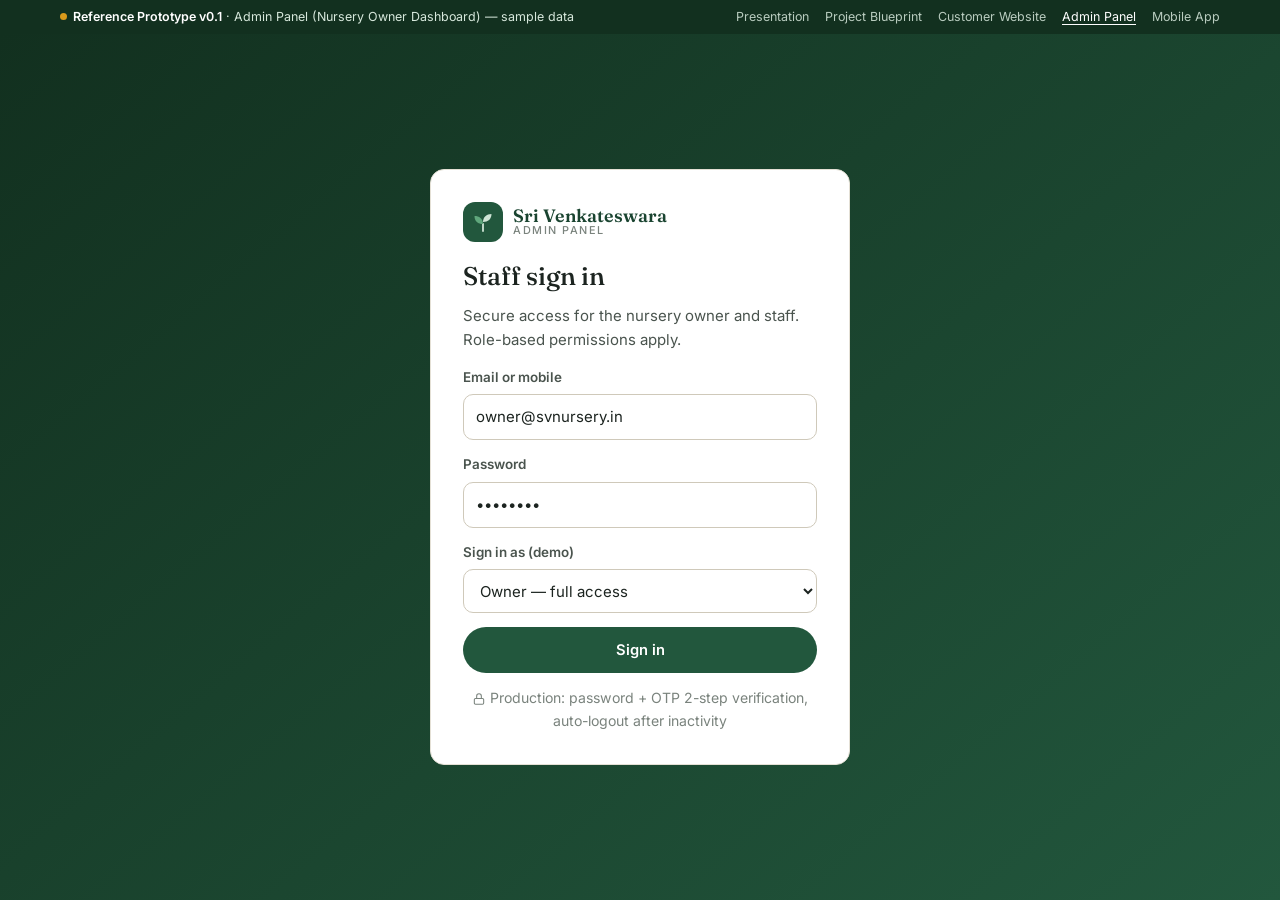
<file: admin.html>
<!doctype html>
<html lang="en">
<head>
  <meta charset="utf-8">
  <meta name="viewport" content="width=device-width, initial-scale=1">
  <link rel="icon" href="data:image/svg+xml,%3Csvg xmlns=%22http://www.w3.org/2000/svg%22 viewBox=%220 0 24 24%22%3E%3Crect width=%2224%22 height=%2224%22 rx=%226%22 fill=%22%2322573d%22/%3E%3Cpath d=%22M12 20v-6%22 stroke=%22%23cfe5d6%22 stroke-width=%221.8%22 stroke-linecap=%22round%22/%3E%3Cpath d=%22M12 14C12 9 8.5 7 4.5 7c0 5 3 7 7.5 7Z%22 fill=%22%235fa77c%22/%3E%3Cpath d=%22M12 12c0-4.5 3-7 7.5-7 0 4.5-3 7-7.5 7Z%22 fill=%22%23cfe5d6%22/%3E%3C/svg%3E">
  <title>Admin Panel — Sri Venkateswara Nursery</title>
  <link rel="preconnect" href="https://fonts.googleapis.com">
  <link rel="preconnect" href="https://fonts.gstatic.com" crossorigin>
  <link href="https://fonts.googleapis.com/css2?family=Fraunces:opsz,wght@9..144,400;9..144,500;9..144,600&family=Inter:wght@400;500;600;700&display=swap" rel="stylesheet">
  <link rel="stylesheet" href="assets/css/style.css">
  <style>
    body { background: #f4f5f1; }
    .adm { display: grid; grid-template-columns: 248px 1fr; min-height: calc(100vh - 34px); }
    .side { background: var(--forest-900); color: #b8cfc0; padding: 18px 12px; position: sticky; top: 0; height: 100vh; overflow-y: auto; }
    .side .brand { padding: 4px 8px 18px; }
    .side .brand-name { color: #fff; }
    .side .brand-name small { color: #87a593; }
    .side h5 { font-size: .68rem; letter-spacing: .14em; text-transform: uppercase; color: #6f8f7c; margin: 16px 10px 6px; font-weight: 600; }
    .side a { display: flex; align-items: center; gap: 11px; padding: 9px 10px; border-radius: 9px; font-size: .9rem; font-weight: 500; }
    .side a:hover { background: rgba(255,255,255,.06); color: #fff; }
    .side a.active { background: rgba(95,167,124,.18); color: #fff; }
    .side a .n { margin-left: auto; background: var(--terracotta); color: #fff; border-radius: 9px; font-size: .7rem; font-weight: 700; padding: 1px 7px; }
    .topbar { display: flex; align-items: center; justify-content: space-between; gap: 12px; padding: 14px 28px; background: #fff; border-bottom: 1px solid var(--line); position: sticky; top: 0; z-index: 20; }
    .topbar h1 { font-size: 1.45rem; margin: 0; }
    .content { padding: 24px 28px 60px; }
    .kpis { display: grid; grid-template-columns: repeat(5, 1fr); gap: 14px; margin-bottom: 20px; }
    .kpi { padding: 18px; }
    .kpi .lbl { font-size: .8rem; color: var(--ink-3); display: flex; align-items: center; gap: 6px; }
    .kpi .val { font-family: var(--font-display); font-size: 1.9rem; line-height: 1.1; margin: 6px 0 4px; }
    .kpi .delta { font-size: .78rem; font-weight: 600; }
    .up { color: var(--ok); } .down { color: var(--crit); }
    .panel { padding: 20px; }
    .panel-head { display: flex; justify-content: space-between; align-items: center; gap: 10px; margin-bottom: 14px; flex-wrap: wrap; }
    .panel-head h3 { margin: 0; font-size: 1.1rem; }
    .chart { position: relative; }
    .chart .tip { position: absolute; pointer-events: none; background: var(--forest-900); color: #fff; font-size: .8rem; padding: 6px 10px; border-radius: 8px; white-space: nowrap; transform: translate(-50%, -110%); opacity: 0; transition: opacity .1s; }
    .chart rect.bar { fill: var(--leaf-500); transition: fill .12s; }
    .chart g.col:hover rect.bar { fill: var(--forest-700); }
    .chart text { font: 500 11px var(--font-body); fill: var(--ink-3); }
    .hbar { display: grid; grid-template-columns: 130px 1fr 80px; gap: 12px; align-items: center; font-size: .86rem; padding: 6px 0; }
    .hbar .track2 { height: 10px; background: var(--surface-2); border-radius: 0 5px 5px 0; }
    .hbar .track2 i { display: block; height: 100%; background: var(--leaf-500); border-radius: 0 4px 4px 0; }
    .seg { display: inline-flex; background: var(--surface-2); border-radius: 10px; padding: 3px; gap: 2px; flex-wrap: wrap; }
    .seg button { border: 0; background: transparent; padding: 7px 12px; border-radius: 8px; font-size: .82rem; font-weight: 600; color: var(--ink-2); cursor: pointer; }
    .seg button.active { background: #fff; color: var(--forest-700); box-shadow: var(--shadow-sm); }
    .tbl select { height: 32px; border-radius: 8px; border: 1px solid var(--line-strong); padding: 0 8px; font-size: .82rem; background: #fff; }
    .thumb-sm { width: 40px; height: 40px; border-radius: 8px; overflow: hidden; flex-shrink: 0; }
    .switch { position: relative; width: 40px; height: 22px; flex-shrink: 0; }
    .switch input { opacity: 0; width: 0; height: 0; }
    .switch span { position: absolute; inset: 0; background: var(--line-strong); border-radius: 11px; cursor: pointer; transition: background .15s; }
    .switch span::before { content: ""; position: absolute; width: 16px; height: 16px; left: 3px; top: 3px; background: #fff; border-radius: 50%; transition: transform .15s; }
    .switch input:checked + span { background: var(--leaf-500); }
    .switch input:checked + span::before { transform: translateX(18px); }
    .login-bg { min-height: calc(100vh - 34px); display: grid; place-items: center; padding: 20px; background: linear-gradient(140deg, var(--forest-900), var(--forest-700)); }
    .mob-menu { display: none; }
    @media (max-width: 1100px) { .kpis { grid-template-columns: repeat(3, 1fr); } }
    @media (max-width: 860px) {
      .adm { grid-template-columns: 1fr; }
      .side { position: fixed; left: 0; top: 0; z-index: 100; width: 260px; transform: translateX(-100%); transition: transform .2s; }
      .side.open { transform: none; box-shadow: var(--shadow-lg); }
      .mob-menu { display: grid; }
      .content, .topbar { padding-left: 16px; padding-right: 16px; }
      .kpis { grid-template-columns: repeat(2, 1fr); }
      .hbar { grid-template-columns: 90px 1fr 64px; }
    }
  </style>
</head>
<body>
  <div class="proto-ribbon"><div class="container">
    <span><span class="dot-live"></span><strong>Reference Prototype v0.1</strong> · Admin Panel (Nursery Owner Dashboard) — sample data</span>
    <nav><a href="index.html">Presentation</a><a href="overview.html">Project Blueprint</a><a href="home.html">Customer Website</a><a href="admin.html" class="active">Admin Panel</a><a href="mobile-app.html">Mobile App</a></nav>
  </div></div>
  <div id="app"></div>

  <script src="assets/js/data.js"></script>
  <script src="assets/js/app.js"></script>
  <script>
    const app = document.getElementById("app");
    const STATUS = { new: "New", processing: "Processing", dispatched: "Dispatched", delivered: "Delivered", cancelled: "Cancelled" };
    const statusPill = (s) => `<span class="status st-${s}">${STATUS[s] || s}</span>`;
    const A = {
      orders: Store.get("adm_orders", null) || ADMIN_ORDERS.map((o) => ({ ...o })),
      quotes: Store.get("adm_quotes", null) || ADMIN_QUOTES.map((q) => ({ ...q })),
      fests: Store.get("adm_fests", null) || FESTIVALS.map((f) => ({ ...f })),
      threshold: Store.get("adm_threshold", 10),
      posts: Store.get("adm_posts", null) || POSTS.map((p) => ({ id: p.id, title: p.title, cat: p.cat, date: p.date, status: "Published" })),
    };
    // Orders placed on the storefront during the demo appear here automatically
    Store.orders().forEach((o) => {
      if (!A.orders.find((x) => x.id === o.id)) A.orders.unshift({ id: o.id, date: o.placed.slice(0, 16).replace("T", " "), customer: o.addr.name, phone: o.addr.phone || "—", items: o.items.reduce((s, i) => s + i.qty, 0), total: o.total, pay: { upi: "UPI", card: "Card", netbanking: "Net Banking", cod: "COD" }[o.pay], status: "new", city: o.addr.city, fromSite: true, lines: o.items, slot: o.slot, deliveryDate: o.date });
    });
    const save = () => { Store.set("adm_orders", A.orders); Store.set("adm_quotes", A.quotes); Store.set("adm_fests", A.fests); Store.set("adm_threshold", A.threshold); Store.set("adm_posts", A.posts); Store.set("products", PRODUCTS); };

    /* ---------- Admin login ---------- */
    function login() {
      app.innerHTML = `<div class="login-bg"><form class="card card-pad" id="lf" style="width:100%;max-width:420px;padding:32px">
        <div class="brand" style="margin-bottom:20px">${BRAND_MARK}<span class="brand-name">Sri Venkateswara<small>Admin Panel</small></span></div>
        <h2 style="font-size:1.6rem">Staff sign in</h2>
        <p class="muted">Secure access for the nursery owner and staff. Role-based permissions apply.</p>
        <div class="field"><label>Email or mobile</label><input class="input" name="u" value="owner@svnursery.in" required></div>
        <div class="field"><label>Password</label><input class="input" type="password" name="p" value="demo1234" required></div>
        <div class="field"><label>Sign in as (demo)</label><select class="input" name="role"><option value="Owner">Owner — full access</option><option value="Staff">Staff — orders & inventory only</option></select></div>
        <button class="btn btn-primary btn-block">Sign in</button>
        <p class="subtle" style="text-align:center;margin:14px 0 0">${icon("lock", 14)} Production: password + OTP 2-step verification, auto-logout after inactivity</p>
      </form></div>`;
      document.getElementById("lf").onsubmit = (e) => { e.preventDefault(); Store.set("adm_role", e.target.role.value); shell(); };
    }

    /* ---------- Shell ---------- */
    // ?embed=1 previews the dashboard as Owner without signing in (presentation page)
    const role = () => Store.get("adm_role", null) || (qs("embed") ? "Owner" : null);
    const NAV = [
      ["Overview", [["dashboard", "chart", "Dashboard"], ["reports", "file", "Sales Reports"]]],
      ["Commerce", [["orders", "box", "Orders"], ["products", "leaf", "Products & Categories"], ["inventory", "layers", "Inventory & Stock"], ["quotes", "gift", "Bulk / Event Quotes"]]],
      ["Marketing", [["promotions", "tag", "Festival Offers & Coupons"], ["blog", "edit", "Blog / Care Tips"]]],
      ["People", [["customers", "users", "Customers"], ["settings", "settings", "Settings & Staff"]]],
    ];
    const OWNER_ONLY = ["reports", "promotions", "blog", "customers", "settings", "dashboard"];
    function shell() {
      const r = role();
      let tab = (location.hash || "#" + (r === "Staff" ? "orders" : "dashboard")).slice(1);
      if (r === "Staff" && OWNER_ONLY.includes(tab)) tab = "orders";
      const counts = { orders: A.orders.filter((o) => o.status === "new").length, quotes: A.quotes.filter((q) => q.status === "new").length, inventory: PRODUCTS.filter((p) => p.stock <= A.threshold).length };
      const title = NAV.flatMap((g) => g[1]).find((n) => n[0] === tab)?.[2] || "Dashboard";
      app.innerHTML = `<div class="adm">
        <aside class="side" id="side">
          <a href="#dashboard" class="brand" style="padding:4px 8px 18px">${BRAND_MARK}<span class="brand-name">Sri Venkateswara<small>Admin Panel</small></span></a>
          ${NAV.map(([g, items]) => `<h5>${g}</h5>${items.map(([k, ic, l]) => {
            const locked = r === "Staff" && OWNER_ONLY.includes(k);
            return `<a href="${locked ? "javascript:void 0" : "#" + k}" class="${k === tab ? "active" : ""}" ${locked ? 'style="opacity:.4" title="Owner only"' : ""}>${icon(ic, 18)} ${l}${counts[k] ? `<span class="n">${counts[k]}</span>` : ""}${locked ? icon("lock", 13) : ""}</a>`;
          }).join("")}`).join("")}
          <h5>Session</h5>
          <a href="home.html" target="_blank">${icon("eye", 18)} View storefront</a>
          <a href="javascript:void 0" id="out">${icon("logout", 18)} Sign out</a>
        </aside>
        <div>
          <div class="topbar">
            <div class="flex"><button class="icon-btn mob-menu" id="mm" aria-label="Menu">${icon("menu")}</button><h1>${title}</h1></div>
            <div class="flex">
              <button class="icon-btn" id="bell" aria-label="Notifications">${icon("bell")}<span class="badge-count">${counts.orders + counts.quotes + counts.inventory}</span></button>
              <div class="flex" style="gap:10px"><span class="avatar">${r === "Owner" ? "SV" : "ST"}</span><div style="line-height:1.2"><b style="font-size:.9rem">${r === "Owner" ? "Satish Vinti" : "Store Staff"}</b><div class="subtle" style="font-size:.76rem">${r}</div></div></div>
            </div>
          </div>
          <div class="content" id="content"></div>
        </div></div>`;
      document.getElementById("out").onclick = () => { Store.set("adm_role", null); location.hash = ""; login(); };
      document.getElementById("mm").onclick = () => document.getElementById("side").classList.toggle("open");
      document.getElementById("bell").onclick = () => openModal("Notifications", `
        ${A.orders.filter((o) => o.status === "new").map((o) => `<div class="sum-row"><span>${icon("box", 16)} New order <b>${o.id}</b> — ${esc(o.customer)}</span><span>${inr(o.total)}</span></div>`).join("")}
        ${A.quotes.filter((q) => q.status === "new").map((q) => `<div class="sum-row"><span>${icon("gift", 16)} Bulk quote request <b>${q.id}</b> — ${q.event}</span><span>${q.qty} units</span></div>`).join("")}
        ${PRODUCTS.filter((p) => p.stock <= A.threshold).map((p) => `<div class="sum-row"><span>${icon("alert", 16)} Low stock: ${esc(p.name)}</span><b style="color:${p.stock ? "var(--serious)" : "var(--crit)"}">${p.stock} left</b></div>`).join("")}`);
      (VIEWS[tab] || VIEWS.dashboard)(document.getElementById("content"));
    }
    window.addEventListener("hashchange", () => role() && shell());

    /* ---------- Views ---------- */
    const VIEWS = {
      dashboard(el) {
        const today = A.orders.filter((o) => o.date.startsWith("2026-10-23") || o.fromSite);
        const lows = PRODUCTS.filter((p) => p.stock <= A.threshold);
        el.innerHTML = `
          <div class="kpis">
            ${kpi("cash", "Revenue this month", inr(MONTHLY_REVENUE.at(-1).v), "▲ 34% vs Sep", "up")}
            ${kpi("box", "Orders today", today.length, "▲ 3 vs yesterday", "up")}
            ${kpi("clock", "Pending to process", A.orders.filter((o) => ["new", "processing"].includes(o.status)).length, "Needs action", "")}
            ${kpi("alert", "Low-stock items", lows.length, `Threshold ≤ ${A.threshold}`, "down")}
            ${kpi("gift", "New bulk quotes", A.quotes.filter((q) => q.status === "new").length, "Respond within 24h", "")}
          </div>
          <div class="grid" style="grid-template-columns:1.6fr 1fr;gap:16px" id="dRow">
            <div class="card panel"><div class="panel-head"><h3>Monthly revenue</h3><span class="subtle">May – Oct 2026 · ₹</span></div><div class="chart" id="rev"></div></div>
            <div class="card panel"><div class="panel-head"><h3>Sales by category</h3><span class="subtle">October</span></div>${catBars()}</div>
          </div>
          <div class="grid" style="grid-template-columns:1.6fr 1fr;gap:16px;margin-top:16px" id="dRow2">
            <div class="card panel"><div class="panel-head"><h3>Recent orders</h3><a href="#orders" class="btn btn-ghost btn-sm">View all →</a></div>
              <div class="table-wrap"><table class="tbl"><thead><tr><th>Order</th><th>Customer</th><th class="num">Total</th><th>Payment</th><th>Status</th></tr></thead><tbody>
              ${A.orders.slice(0, 6).map((o) => `<tr><td><b>${o.id}</b>${o.fromSite ? ' <span class="tag tag-gold">Live demo</span>' : ""}<div class="subtle">${o.date}</div></td><td>${esc(o.customer)}<div class="subtle">${o.city}</div></td><td class="num">${inr(o.total)}</td><td>${o.pay}</td><td>${statusPill(o.status)}</td></tr>`).join("")}
              </tbody></table></div></div>
            <div class="card panel"><div class="panel-head"><h3>Low-stock alerts</h3><a href="#inventory" class="btn btn-ghost btn-sm">Manage →</a></div>
              ${lows.length ? lows.map((p) => `<div class="flex" style="padding:8px 0;border-bottom:1px solid var(--line)"><span class="thumb-sm">${plantArt(p.art)}</span><div style="flex:1;min-width:0"><div style="font-weight:600;font-size:.88rem">${esc(p.name)}</div><div class="subtle">${catName(p.cat)}</div></div>${p.stock ? `<span class="status st-dispatched">${p.stock} left</span>` : `<span class="status st-cancelled">Out of stock</span>`}</div>`).join("") : `<p class="muted">All products are above the threshold.</p>`}
            </div>
          </div>`;
        revenueChart(document.getElementById("rev"));
      },

      orders(el) {
        let filter = "all", q = "";
        el.innerHTML = `<div class="card panel">
          <div class="panel-head"><div class="seg" id="seg">${["all", ...Object.keys(STATUS)].map((s) => `<button data-s="${s}" class="${s === "all" ? "active" : ""}">${s === "all" ? "All" : STATUS[s]} <span class="subtle">${s === "all" ? A.orders.length : A.orders.filter((o) => o.status === s).length}</span></button>`).join("")}</div>
            <div class="flex"><input class="input" id="oq" placeholder="Search order ID or customer" style="width:240px;min-height:38px;height:38px"><button class="btn btn-outline btn-sm" id="csv">${icon("download", 16)} Export CSV</button></div></div>
          <div class="table-wrap"><table class="tbl"><thead><tr><th>Order ID</th><th>Date</th><th>Customer</th><th class="num">Items</th><th class="num">Total</th><th>Payment</th><th>Status</th><th>Update status</th><th></th></tr></thead><tbody id="ob"></tbody></table></div>
          <p class="subtle" style="margin:12px 0 0">Changing status automatically notifies the customer by SMS, WhatsApp and app push notification.</p></div>`;
        const paint = () => {
          const rows = A.orders.filter((o) => (filter === "all" || o.status === filter) && (!q || (o.id + o.customer).toLowerCase().includes(q)));
          document.getElementById("ob").innerHTML = rows.map((o) => `<tr>
            <td><b>${o.id}</b>${o.fromSite ? ' <span class="tag tag-gold">Live demo</span>' : ""}</td><td class="subtle">${o.date}</td><td>${esc(o.customer)}<div class="subtle">${o.city}</div></td>
            <td class="num">${o.items}</td><td class="num"><b>${inr(o.total)}</b></td><td>${o.pay}${o.pay === "COD" ? ' <span class="tag tag-gray">Collect</span>' : ""}</td><td>${statusPill(o.status)}</td>
            <td><select data-o="${o.id}">${Object.entries(STATUS).map(([k, v]) => `<option value="${k}" ${k === o.status ? "selected" : ""}>${v}</option>`).join("")}</select></td>
            <td><button class="btn btn-ghost btn-sm" data-view="${o.id}">${icon("eye", 16)}</button></td></tr>`).join("") || `<tr><td colspan="9" class="muted" style="text-align:center;padding:30px">No orders found</td></tr>`;
        };
        paint();
        document.getElementById("seg").onclick = (e) => { const b = e.target.closest("button"); if (!b) return; filter = b.dataset.s; document.querySelectorAll("#seg button").forEach((x) => x.classList.toggle("active", x === b)); paint(); };
        document.getElementById("oq").oninput = (e) => { q = e.target.value.toLowerCase(); paint(); };
        el.onchange = (e) => {
          const s = e.target.closest("[data-o]"); if (!s) return;
          const o = A.orders.find((x) => x.id === s.dataset.o); o.status = s.value; save(); paint();
          toast(`${o.id} → ${STATUS[o.status]} · customer notified`, "bell");
        };
        el.onclick = (e) => {
          const v = e.target.closest("[data-view]"); if (v) orderDetail(A.orders.find((x) => x.id === v.dataset.view));
          if (e.target.closest("#csv")) downloadCSV("orders.csv", [["Order ID", "Date", "Customer", "City", "Items", "Total", "Payment", "Status"], ...A.orders.map((o) => [o.id, o.date, o.customer, o.city, o.items, o.total, o.pay, STATUS[o.status]])]);
        };
      },

      products(el) {
        let cat = "all";
        el.innerHTML = `<div class="card panel">
          <div class="panel-head"><div class="seg" id="pc">${[["all", "All"], ...CATEGORIES.map((c) => [c.id, c.name])].map(([k, l]) => `<button data-c="${k}" class="${k === "all" ? "active" : ""}">${l}</button>`).join("")}</div>
            <div class="flex"><button class="btn btn-outline btn-sm" id="catBtn">${icon("layers", 16)} Categories</button><button class="btn btn-primary btn-sm" id="addP">${icon("plus", 16)} Add product</button></div></div>
          <div class="table-wrap"><table class="tbl"><thead><tr><th>Product</th><th>Category</th><th class="num">Price</th><th class="num">MRP</th><th class="num">Stock</th><th>Visibility</th><th></th></tr></thead><tbody id="pb"></tbody></table></div></div>`;
        const paint = () => {
          document.getElementById("pb").innerHTML = PRODUCTS.filter((p) => cat === "all" || p.cat === cat).map((p) => `<tr>
            <td><div class="flex"><span class="thumb-sm">${plantArt(p.art)}</span><div><b>${esc(p.name)}</b><div class="subtle">SKU SVN-${p.id}</div></div></div></td>
            <td>${catName(p.cat)}</td><td class="num">${inr(p.price)}</td><td class="num subtle">${inr(p.mrp)}</td>
            <td class="num">${p.stock === 0 ? '<span class="status st-cancelled">0</span>' : p.stock <= A.threshold ? `<span class="status st-dispatched">${p.stock}</span>` : p.stock}</td>
            <td><label class="switch"><input type="checkbox" ${p.hidden ? "" : "checked"} data-vis="${p.id}"><span></span></label></td>
            <td style="white-space:nowrap"><button class="btn btn-ghost btn-sm" data-edit="${p.id}">${icon("edit", 16)}</button><button class="btn btn-ghost btn-sm" data-del="${p.id}" style="color:var(--crit)">${icon("trash", 16)}</button></td></tr>`).join("");
        };
        paint();
        document.getElementById("pc").onclick = (e) => { const b = e.target.closest("button"); if (!b) return; cat = b.dataset.c; document.querySelectorAll("#pc button").forEach((x) => x.classList.toggle("active", x === b)); paint(); };
        document.getElementById("addP").onclick = () => productForm(null, paint);
        document.getElementById("catBtn").onclick = () => openModal("Categories", `${CATEGORIES.map((c) => `<div class="flex" style="padding:8px 0;border-bottom:1px solid var(--line)"><span class="thumb-sm">${plantArt(c.art)}</span><div style="flex:1"><b>${c.name}</b><div class="subtle">${PRODUCTS.filter((p) => p.cat === c.id).length} products</div></div><button class="btn btn-ghost btn-sm">${icon("edit", 16)}</button></div>`).join("")}
          <div class="flex" style="margin-top:14px"><input class="input" placeholder="New category name"><button class="btn btn-primary btn-sm" style="height:44px" onclick="toast('Category added (demo)')">Add</button></div>`);
        el.onclick = (e) => {
          const ed = e.target.closest("[data-edit]"); if (ed) productForm(byId(ed.dataset.edit), paint);
          const d = e.target.closest("[data-del]");
          if (d) { const p = byId(d.dataset.del); const m = openModal("Delete product?", `<p>Remove <b>${esc(p.name)}</b> from the catalogue? It will no longer be visible to customers.</p>`, `<button class="btn btn-outline" data-close>Cancel</button><button class="btn btn-accent" id="yes">Delete</button>`);
            m.querySelector("#yes").onclick = () => { PRODUCTS.splice(PRODUCTS.indexOf(p), 1); save(); closeModal(); paint(); toast("Product deleted"); }; }
        };
        el.onchange = (e) => { const v = e.target.closest("[data-vis]"); if (v) { byId(v.dataset.vis).hidden = !v.checked; save(); toast(v.checked ? "Product visible on store" : "Product hidden from store"); } };
      },

      inventory(el) {
        el.innerHTML = `<div class="grid" style="grid-template-columns:1fr 2fr;gap:16px" id="iRow">
          <div class="card panel"><h3>Low-stock alert threshold</h3><p class="muted" style="font-size:.9rem">You'll be alerted (dashboard, email, WhatsApp) when any product falls to or below this quantity.</p>
            <div class="flex"><input class="input" type="number" id="th" value="${A.threshold}" min="1" style="width:110px"><button class="btn btn-primary btn-sm" id="thSave" style="height:44px">Save</button></div>
            <div class="divider"></div>
            <div class="sum-row"><span>Total SKUs</span><b>${PRODUCTS.length}</b></div>
            <div class="sum-row"><span>Total units in stock</span><b>${PRODUCTS.reduce((s, p) => s + p.stock, 0).toLocaleString("en-IN")}</b></div>
            <div class="sum-row"><span>Low stock</span><b style="color:var(--serious)">${PRODUCTS.filter((p) => p.stock && p.stock <= A.threshold).length}</b></div>
            <div class="sum-row"><span>Out of stock</span><b style="color:var(--crit)">${PRODUCTS.filter((p) => !p.stock).length}</b></div>
            <div class="sum-row"><span>Stock value (at price)</span><b>${inr(PRODUCTS.reduce((s, p) => s + p.stock * p.price, 0))}</b></div></div>
          <div class="card panel"><div class="panel-head"><h3>Stock levels</h3><span class="subtle">Sorted by lowest stock first</span></div>
            <div class="table-wrap"><table class="tbl"><thead><tr><th>Product</th><th class="num">In stock</th><th>Status</th><th>Restock</th></tr></thead><tbody>
            ${[...PRODUCTS].sort((a, b) => a.stock - b.stock).map((p) => `<tr><td><div class="flex"><span class="thumb-sm">${plantArt(p.art)}</span><b style="font-size:.88rem">${esc(p.name)}</b></div></td>
              <td class="num"><b>${p.stock}</b></td><td>${p.stock === 0 ? '<span class="status st-cancelled">Out of stock</span>' : p.stock <= A.threshold ? '<span class="status st-dispatched">Low</span>' : '<span class="status st-delivered">Healthy</span>'}</td>
              <td><div class="flex" style="gap:6px"><input class="input" type="number" min="1" placeholder="+ qty" style="width:86px;min-height:34px;height:34px" data-rs="${p.id}"><button class="btn btn-outline btn-sm" data-rsb="${p.id}">Add</button></div></td></tr>`).join("")}
            </tbody></table></div></div></div>`;
        document.getElementById("thSave").onclick = () => { A.threshold = Math.max(1, +document.getElementById("th").value || 10); save(); toast("Threshold updated"); shell(); };
        el.onclick = (e) => {
          const b = e.target.closest("[data-rsb]"); if (!b) return;
          const n = +el.querySelector(`[data-rs="${b.dataset.rsb}"]`).value; if (!n) return toast("Enter a quantity", "alert");
          const p = byId(b.dataset.rsb); const was = p.stock; p.stock += n; save();
          toast(`${p.name}: stock ${was} → ${p.stock}${was === 0 ? " · back-in-stock alerts sent" : ""}`, "box"); shell();
        };
      },

      quotes(el) {
        const paint = () => {
          el.innerHTML = `<div class="grid grid-2">${A.quotes.map((q) => `<div class="card panel">
            <div class="flex between"><div><b>${q.id}</b> <span class="tag tag-green">${q.event}</span></div>${{ new: '<span class="status st-new">New request</span>', quoted: '<span class="status st-processing">Quote sent</span>', confirmed: '<span class="status st-delivered">Confirmed</span>' }[q.status]}</div>
            <h3 style="margin:12px 0 4px">${esc(q.name)}</h3>
            <div class="grid grid-2" style="gap:8px;font-size:.88rem;margin:10px 0">
              <div><span class="subtle">Function date</span><br><b>${fmtDate(q.date)}</b></div><div><span class="subtle">Quantity</span><br><b>${q.qty} units</b></div>
              <div><span class="subtle">Budget</span><br><b>${q.budget}</b></div><div><span class="subtle">Quoted</span><br><b>${q.quote ? inr(q.quote) : "—"}</b></div></div>
            <p class="muted" style="font-size:.9rem;margin-bottom:12px">${esc(q.items)}</p>
            <div class="flex wrap" style="gap:8px">
              ${q.status === "new" ? `<button class="btn btn-primary btn-sm" data-quote="${q.id}">Prepare quote</button>` : ""}
              ${q.status === "quoted" ? `<button class="btn btn-primary btn-sm" data-confirm="${q.id}">Mark confirmed (advance received)</button>` : ""}
              <a class="btn btn-outline btn-sm" href="https://wa.me/${STORE.whatsapp}" target="_blank" rel="noopener">${icon("chat", 16)} WhatsApp</a></div></div>`).join("")}</div>`;
        };
        paint();
        el.onclick = (e) => {
          const qb = e.target.closest("[data-quote]");
          if (qb) {
            const q = A.quotes.find((x) => x.id === qb.dataset.quote);
            const m = openModal(`Prepare quote — ${q.id}`, `<p class="muted">${q.event} · ${q.qty} units · ${fmtDate(q.date)}</p>
              <div class="form-row"><div class="field"><label>Unit price (₹)</label><input class="input" type="number" id="up" value="${q.qty >= 500 ? 80 : q.qty >= 200 ? 90 : 110}"></div>
              <div class="field"><label>Bulk discount</label><select class="input" id="disc"><option value="10">10%</option><option value="15" ${q.qty >= 200 ? "selected" : ""}>15%</option><option value="20" ${q.qty >= 500 ? "selected" : ""}>20%</option></select></div></div>
              <div class="form-row"><div class="field"><label>Decoration / setup charge (₹)</label><input class="input" type="number" id="dec" value="0"></div>
              <div class="field"><label>Advance required</label><select class="input"><option>30%</option><option>50%</option></select></div></div>
              <div class="notice green" id="qt"></div>`,
              `<button class="btn btn-outline" data-close>Cancel</button><button class="btn btn-primary" id="send">Send quote via WhatsApp & email</button>`);
            const calc = () => { const t = Math.round(q.qty * (+m.querySelector("#up").value) * (1 - m.querySelector("#disc").value / 100) + +m.querySelector("#dec").value); m.querySelector("#qt").innerHTML = `Quote total: <b>${inr(t)}</b>`; return t; };
            m.oninput = calc; m.onchange = calc; calc();
            m.querySelector("#send").onclick = () => { q.quote = calc(); q.status = "quoted"; save(); closeModal(); paint(); toast(`Quote ${inr(q.quote)} sent to ${q.name}`, "mail"); };
          }
          const cb = e.target.closest("[data-confirm]");
          if (cb) { const q = A.quotes.find((x) => x.id === cb.dataset.confirm); q.status = "confirmed"; save(); paint(); toast(`${q.id} confirmed · delivery scheduled for ${fmtDate(q.date)}`, "calendar"); }
        };
      },

      promotions(el) {
        const paint = () => {
          el.innerHTML = `
          <div class="card panel" style="margin-bottom:16px"><div class="panel-head"><h3>Festival campaigns</h3><button class="btn btn-primary btn-sm" id="newC">${icon("plus", 16)} New campaign</button></div>
            <div class="table-wrap"><table class="tbl"><thead><tr><th>Campaign</th><th>Dates</th><th>Coupon</th><th class="num">Discount</th><th class="num">Min. order</th><th>Live</th></tr></thead><tbody>
            ${A.fests.map((f, i) => `<tr><td><div class="flex"><span style="width:36px;height:36px;border-radius:8px;background:linear-gradient(120deg,${f.color[0]},${f.color[1]})"></span><b>${f.name}</b></div></td><td class="subtle">${f.dates}</td><td><code style="font-weight:700;color:#8a5d00">${f.code}</code></td><td class="num">${f.pct}%</td><td class="num">${inr(f.min)}</td>
              <td><label class="switch"><input type="checkbox" data-f="${i}" ${f.active ? "checked" : ""}><span></span></label></td></tr>`).join("")}</tbody></table></div></div>
          <div class="grid grid-2">
            <div class="card panel"><div class="panel-head"><h3>Homepage banners</h3><button class="btn btn-outline btn-sm" id="up">${icon("upload", 16)} Upload banner</button></div>
              ${A.fests.filter((f) => f.active).map((f) => `<div style="border-radius:12px;padding:18px;color:#fff;background:linear-gradient(120deg,${f.color[0]},${f.color[1]});margin-bottom:10px"><b>${f.name}</b><div style="font-size:.85rem;opacity:.9">${f.desc}</div></div>`).join("") || '<p class="muted">No active campaign banners.</p>'}
              <p class="subtle" style="margin:0">Recommended size 1920×640 px · JPG/WebP · stored on Cloudinary / S3</p></div>
            <div class="card panel"><div class="panel-head"><h3>Notify customers</h3></div>
              <div class="field"><label>Message</label><textarea class="input" id="pushMsg">🪔 Diwali Green Festival is live! 20% off gift packs with code DIWALI20.</textarea></div>
              <label class="check"><input type="checkbox" checked> App push notification (Firebase)</label><label class="check"><input type="checkbox" checked> Email newsletter</label><label class="check"><input type="checkbox"> WhatsApp broadcast (opted-in customers)</label>
              <button class="btn btn-primary btn-sm" style="margin-top:12px" id="push">${icon("bell", 16)} Send to 1,248 customers</button></div>
          </div>`;
        };
        paint();
        el.onchange = (e) => { const t = e.target.closest("[data-f]"); if (t) { A.fests[+t.dataset.f].active = t.checked; save(); paint(); toast(t.checked ? "Campaign is live — banner, pricing and coupon activated" : "Campaign paused"); } };
        el.onclick = (e) => {
          if (e.target.closest("#push")) toast("Notification queued for 1,248 customers", "bell");
          if (e.target.closest("#up")) toast("Banner upload opens the media library in production", "upload");
          if (e.target.closest("#newC")) {
            const m = openModal("New festival campaign", `<div class="field"><label>Campaign name</label><input class="input" id="cn" value="Christmas & New Year Sale"></div>
              <div class="form-row"><div class="field"><label>Start</label><input class="input" type="date" value="2026-12-20"></div><div class="field"><label>End</label><input class="input" type="date" value="2027-01-02"></div></div>
              <div class="form-row"><div class="field"><label>Coupon code</label><input class="input" id="cc" value="NEWYEAR15" style="text-transform:uppercase"></div><div class="field"><label>Discount %</label><input class="input" type="number" id="cp" value="15"></div></div>
              <div class="field"><label>Applies to</label><select class="input"><option>Entire store</option><option>Selected categories</option><option>Festival collection only</option></select></div>`,
              `<button class="btn btn-outline" data-close>Cancel</button><button class="btn btn-primary" id="cs">Schedule campaign</button>`);
            m.querySelector("#cs").onclick = () => { A.fests.push({ id: "c" + Date.now(), name: m.querySelector("#cn").value, dates: "Dec 20, 2026 – Jan 2, 2027", code: m.querySelector("#cc").value.toUpperCase(), pct: +m.querySelector("#cp").value, min: 499, desc: "Seasonal sale", active: false, color: ["#1a4430", "#2f6fa3"] }); save(); closeModal(); paint(); toast("Campaign scheduled"); };
          }
        };
      },

      blog(el) {
        const paint = () => {
          el.innerHTML = `<div class="card panel"><div class="panel-head"><h3>Articles</h3><button class="btn btn-primary btn-sm" id="np">${icon("plus", 16)} New article</button></div>
            <div class="table-wrap"><table class="tbl"><thead><tr><th>Title</th><th>Category</th><th>Date</th><th>Status</th><th></th></tr></thead><tbody>
            ${A.posts.map((p) => `<tr><td><b>${esc(p.title)}</b></td><td>${p.cat}</td><td class="subtle">${fmtDate(p.date)}</td><td>${p.status === "Published" ? '<span class="status st-delivered">Published</span>' : '<span class="status st-processing">Draft</span>'}</td>
              <td>${POSTS.find((x) => x.id === p.id) ? `<a class="btn btn-ghost btn-sm" href="care-tips.html?id=${p.id}" target="_blank">${icon("eye", 16)}</a>` : ""}</td></tr>`).join("")}</tbody></table></div></div>`;
        };
        paint();
        el.onclick = (e) => {
          if (!e.target.closest("#np")) return;
          const m = openModal("New article", `<div class="field"><label>Title</label><input class="input" id="t" placeholder="e.g. Winter care for adeniums"></div>
            <div class="form-row"><div class="field"><label>Category</label><select class="input" id="c"><option>Plant Care</option><option>Flowering</option><option>Seeds</option><option>Saplings</option><option>Festivals</option></select></div><div class="field"><label>Cover image</label><input type="file" class="input" accept="image/*"></div></div>
            <div class="field"><label>Content</label><textarea class="input" style="min-height:160px" placeholder="Write your article… (rich-text editor in production)"></textarea></div>
            <div class="field"><label>SEO description</label><input class="input" placeholder="Shown on Google search results"></div>`,
            `<button class="btn btn-outline" id="draft">Save draft</button><button class="btn btn-primary" id="pub">Publish</button>`);
          const add = (status) => { const t = m.querySelector("#t").value.trim(); if (!t) return toast("Please add a title", "alert"); A.posts.unshift({ id: Date.now(), title: t, cat: m.querySelector("#c").value, date: new Date().toISOString(), status }); save(); closeModal(); paint(); toast(status === "Published" ? "Article published" : "Draft saved"); };
          m.querySelector("#pub").onclick = () => add("Published"); m.querySelector("#draft").onclick = () => add("Draft");
        };
      },

      customers(el) {
        el.innerHTML = `<div class="card panel"><div class="panel-head"><h3>Customers <span class="subtle">· 1,248 registered</span></h3><button class="btn btn-outline btn-sm" id="cx">${icon("download", 16)} Export</button></div>
          <div class="table-wrap"><table class="tbl"><thead><tr><th>Customer</th><th>City</th><th class="num">Orders</th><th class="num">Lifetime value</th><th>Customer since</th><th>Segment</th></tr></thead><tbody>
          ${ADMIN_CUSTOMERS.map((c) => `<tr><td><div class="flex"><span class="avatar">${c.name[0]}</span><b>${esc(c.name)}</b></div></td><td>${c.city}</td><td class="num">${c.orders}</td><td class="num"><b>${inr(c.spent)}</b></td><td class="subtle">${c.since}</td><td>${c.orders >= 9 ? '<span class="tag tag-gold">Loyal</span>' : c.orders >= 5 ? '<span class="tag tag-green">Repeat</span>' : '<span class="tag tag-gray">Regular</span>'}</td></tr>`).join("")}
          </tbody></table></div></div>`;
        document.getElementById("cx").onclick = () => downloadCSV("customers.csv", [["Name", "City", "Orders", "Lifetime value", "Since"], ...ADMIN_CUSTOMERS.map((c) => [c.name, c.city, c.orders, c.spent, c.since])]);
      },

      reports(el) {
        const delivered = A.orders.filter((o) => o.status !== "cancelled");
        const byPay = {}; delivered.forEach((o) => (byPay[o.pay] = (byPay[o.pay] || 0) + o.total));
        const payMax = Math.max(...Object.values(byPay));
        const aov = delivered.reduce((s, o) => s + o.total, 0) / delivered.length;
        el.innerHTML = `
          <div class="kpis" style="grid-template-columns:repeat(4,1fr)">
            ${kpi("cash", "6-month revenue", inr(MONTHLY_REVENUE.reduce((s, m) => s + m.v, 0)), "May – Oct 2026", "")}
            ${kpi("box", "Average order value", inr(aov), "Last 10 orders", "")}
            ${kpi("refresh", "Repeat customer rate", "38%", "▲ 6 pts vs last quarter", "up")}
            ${kpi("cart", "Cart → order conversion", "3.4%", "via Google Analytics", "")}
          </div>
          <div class="grid grid-2">
            <div class="card panel"><div class="panel-head"><h3>Monthly revenue</h3><button class="btn btn-outline btn-sm" id="rx">${icon("download", 16)} CSV</button></div><div class="chart" id="rev"></div></div>
            <div class="card panel"><div class="panel-head"><h3>Revenue by payment mode</h3><span class="subtle">Recent orders</span></div>
              ${Object.entries(byPay).sort((a, b) => b[1] - a[1]).map(([k, v]) => `<div class="hbar"><span>${k}</span><div class="track2"><i style="width:${(v / payMax) * 100}%"></i></div><b class="num" style="text-align:right">${inr(v)}</b></div>`).join("")}
              <div class="divider"></div><h3 style="font-size:1rem">Top products</h3>
              ${[...PRODUCTS].sort((a, b) => b.pop - a.pop).slice(0, 5).map((p, i) => `<div class="sum-row"><span>${i + 1}. ${esc(p.name)}</span><span class="subtle">${p.reviews * 3} sold</span></div>`).join("")}</div>
          </div>`;
        revenueChart(document.getElementById("rev"));
        document.getElementById("rx").onclick = () => downloadCSV("monthly-revenue.csv", [["Month", "Revenue"], ...MONTHLY_REVENUE.map((m) => [m.m + " 2026", m.v])]);
      },

      settings(el) {
        el.innerHTML = `<div class="grid grid-2">
          <div class="card panel"><h3>Store details</h3>
            <div class="field"><label>Store name</label><input class="input" value="${STORE.name}"></div>
            <div class="form-row"><div class="field"><label>Phone</label><input class="input" value="${STORE.phone}"></div><div class="field"><label>WhatsApp</label><input class="input" value="+${STORE.whatsapp}"></div></div>
            <div class="field"><label>Address</label><input class="input" value="${STORE.address}"></div>
            <div class="form-row"><div class="field"><label>Delivery fee (₹)</label><input class="input" type="number" value="${STORE.deliveryFee}"></div><div class="field"><label>Free delivery above (₹)</label><input class="input" type="number" value="${STORE.freeShippingAbove}"></div></div>
            <div class="field"><label>Serviceable pin codes</label><textarea class="input">520001–520015, 521101–521230, 522001–522020, 534001–534007</textarea></div>
            <button class="btn btn-primary btn-sm" onclick="toast('Settings saved')">Save settings</button></div>
          <div class="card panel"><div class="panel-head"><h3>Staff & roles</h3><button class="btn btn-outline btn-sm" onclick="toast('Invite sent via SMS')">${icon("plus", 16)} Invite staff</button></div>
            <table class="tbl"><thead><tr><th>User</th><th>Role</th><th>Access</th></tr></thead><tbody>
              <tr><td><b>Satish Vinti</b><div class="subtle">owner@svnursery.in</div></td><td><span class="tag tag-green">Owner</span></td><td class="subtle">Full access</td></tr>
              <tr><td><b>Store Staff 1</b><div class="subtle">+91 9xxxx xxxx1</div></td><td><span class="tag tag-gray">Staff</span></td><td class="subtle">Orders, inventory, quotes</td></tr>
              <tr><td><b>Delivery Staff</b><div class="subtle">+91 9xxxx xxxx2</div></td><td><span class="tag tag-gray">Delivery</span></td><td class="subtle">Assigned orders only</td></tr></tbody></table>
            <div class="divider"></div>
            <h3>Payment & integrations</h3>
            ${[["Razorpay", "UPI, cards, net banking", true], ["Cash on Delivery", "Up to ₹5,000", true], ["MSG91 / Twilio", "OTP & SMS", true], ["WhatsApp Business API", "Order messages", true], ["Firebase Cloud Messaging", "App push", true], ["Google Analytics", "Traffic & conversions", true]].map(([n, d, on]) => `<div class="flex between" style="padding:8px 0;border-bottom:1px solid var(--line)"><div><b style="font-size:.9rem">${n}</b><div class="subtle">${d}</div></div><label class="switch"><input type="checkbox" ${on ? "checked" : ""}><span></span></label></div>`).join("")}
            <button class="btn btn-outline btn-sm" style="margin-top:16px" id="reset">${icon("refresh", 16)} Reset demo data</button></div></div>`;
        document.getElementById("reset").onclick = () => { Object.keys(localStorage).filter((k) => k.startsWith("svn_")).forEach((k) => localStorage.removeItem(k)); location.href = "admin.html"; };
      },
    };

    /* ---------- Shared admin widgets ---------- */
    function kpi(ic, lbl, val, delta, cls) {
      return `<div class="card kpi"><div class="lbl">${icon(ic, 16)} ${lbl}</div><div class="val">${val}</div><div class="delta ${cls}">${delta}</div></div>`;
    }
    function catBars() {
      const data = [["Flowering Plants", 118400], ["Saplings", 72600], ["Seeds", 38900], ["Pots & Soil", 34200], ["Accessories", 22900]];
      const max = data[0][1];
      return data.map(([k, v]) => `<div class="hbar"><span>${k}</span><div class="track2" title="${k}: ${inr(v)}"><i style="width:${(v / max) * 100}%"></i></div><b style="text-align:right;font-variant-numeric:tabular-nums">${inr(v)}</b></div>`).join("");
    }
    // Single-series bar chart: one hue, rounded data-ends on the baseline, recessive grid, hover tooltip
    function revenueChart(el) {
      const W = 640, H = 260, P = { l: 52, r: 12, t: 16, b: 30 };
      const max = 300000, iw = W - P.l - P.r, ih = H - P.t - P.b;
      const bw = iw / MONTHLY_REVENUE.length, barW = Math.min(44, bw * 0.55);
      const y = (v) => P.t + ih - (v / max) * ih;
      const grid = [0, 100000, 200000, 300000].map((v) => `<line x1="${P.l}" x2="${W - P.r}" y1="${y(v)}" y2="${y(v)}" stroke="#e4e0d5" ${v ? 'stroke-dasharray="3 4"' : ""}/><text x="${P.l - 8}" y="${y(v) + 4}" text-anchor="end">₹${v / 1000}k</text>`).join("");
      const bars = MONTHLY_REVENUE.map((d, i) => {
        const x = P.l + i * bw + (bw - barW) / 2, h = (d.v / max) * ih, top = y(d.v), r = 4;
        return `<g class="col" data-i="${i}"><rect x="${P.l + i * bw}" y="${P.t}" width="${bw}" height="${ih}" fill="transparent"/>
          <path class="barp" d="M${x} ${P.t + ih}V${top + r}q0 -${r} ${r} -${r}h${barW - 2 * r}q${r} 0 ${r} ${r}V${P.t + ih}Z" fill="${i === MONTHLY_REVENUE.length - 1 ? "var(--forest-700)" : "var(--leaf-500)"}"/>
          ${i === MONTHLY_REVENUE.length - 1 ? `<text x="${x + barW / 2}" y="${top - 8}" text-anchor="middle" style="fill:var(--ink);font-weight:700">${inr(d.v)}</text>` : ""}
          <text x="${x + barW / 2}" y="${H - 10}" text-anchor="middle">${d.m}</text></g>`;
      }).join("");
      el.innerHTML = `<svg viewBox="0 0 ${W} ${H}" width="100%" role="img" aria-label="Monthly revenue bar chart, May to October 2026">${grid}${bars}</svg><div class="tip"></div>
        <details style="margin-top:8px"><summary class="subtle" style="cursor:pointer">View as table</summary><table class="tbl" style="margin-top:8px"><tbody>${MONTHLY_REVENUE.map((d) => `<tr><td>${d.m} 2026</td><td class="num">${inr(d.v)}</td></tr>`).join("")}</tbody></table></details>`;
      const tip = el.querySelector(".tip"), svg = el.querySelector("svg");
      svg.querySelectorAll(".col").forEach((g) => {
        g.addEventListener("mousemove", (e) => {
          const d = MONTHLY_REVENUE[+g.dataset.i], prev = MONTHLY_REVENUE[+g.dataset.i - 1];
          const rect = el.getBoundingClientRect();
          tip.innerHTML = `<b>${d.m} 2026</b> · ${inr(d.v)}${prev ? ` · ${d.v >= prev.v ? "▲" : "▼"} ${Math.abs(Math.round(((d.v - prev.v) / prev.v) * 100))}%` : ""}`;
          tip.style.left = e.clientX - rect.left + "px"; tip.style.top = e.clientY - rect.top + "px"; tip.style.opacity = 1;
          g.querySelector(".barp").style.filter = "brightness(.85)";
        });
        g.addEventListener("mouseleave", () => { tip.style.opacity = 0; g.querySelector(".barp").style.filter = ""; });
      });
    }
    function orderDetail(o) {
      const lines = o.lines ? o.lines.map((i) => [byId(i.id), i.qty]) : PRODUCTS.slice(o.items % 7, (o.items % 7) + Math.min(3, o.items)).map((p) => [p, 1]);
      openModal(`Order ${o.id}`, `<div class="flex between" style="margin-bottom:12px">${statusPill(o.status)}<span class="subtle">${o.date}</span></div>
        <div class="grid grid-2" style="gap:10px;font-size:.9rem"><div><span class="subtle">Customer</span><br><b>${esc(o.customer)}</b><br>${o.phone}</div><div><span class="subtle">Delivery</span><br><b>${o.city}</b><br>${o.deliveryDate ? fmtDate(o.deliveryDate) + " · " + o.slot : "Standard"}</div></div>
        <div class="divider"></div>${lines.filter((l) => l[0]).map(([p, q]) => `<div class="flex" style="padding:6px 0"><span class="thumb-sm">${plantArt(p.art)}</span><span style="flex:1">${esc(p.name)} × ${q}</span><b>${inr(p.price * q)}</b></div>`).join("")}
        <div class="sum-row total"><span>Total (${o.pay})</span><span>${inr(o.total)}</span></div>`,
        `<button class="btn btn-outline" onclick="toast('Invoice PDF generated','download')">${icon("download", 16)} Invoice</button><button class="btn btn-outline" onclick="toast('Packing slip sent to printer','file')">Packing slip</button>`);
    }
    function productForm(p, done) {
      const m = openModal(p ? "Edit product" : "Add product", `<form id="pf">
        <div class="field"><label>Product name</label><input class="input" name="name" required value="${p ? esc(p.name) : ""}"></div>
        <div class="form-row"><div class="field"><label>Category</label><select class="input" name="cat">${CATEGORIES.map((c) => `<option value="${c.id}" ${p?.cat === c.id ? "selected" : ""}>${c.name}</option>`).join("")}</select></div>
          <div class="field"><label>Stock quantity</label><input class="input" type="number" name="stock" min="0" required value="${p ? p.stock : 50}"></div></div>
        <div class="form-row"><div class="field"><label>Selling price (₹)</label><input class="input" type="number" name="price" min="1" required value="${p ? p.price : ""}"></div>
          <div class="field"><label>MRP (₹)</label><input class="input" type="number" name="mrp" min="1" required value="${p ? p.mrp : ""}"></div></div>
        <div class="form-row"><div class="field"><label>Sun requirement</label><select class="input" name="sun">${["Full Sun", "Partial Sun", "Shade", "NA"].map((s) => `<option ${p?.sun === s ? "selected" : ""}>${s}</option>`).join("")}</select></div>
          <div class="field"><label>Placement</label><select class="input" name="type">${["Outdoor", "Indoor"].map((s) => `<option ${p?.type === s ? "selected" : ""}>${s}</option>`).join("")}</select></div></div>
        <div class="field"><label>Description</label><textarea class="input" name="desc">${p ? esc(p.desc) : ""}</textarea></div>
        <div class="field"><label>Product images</label><input type="file" class="input" multiple accept="image/*"><span class="hint">Up to 6 images · auto-compressed & stored on Cloudinary</span></div></form>`,
        `<button class="btn btn-outline" data-close>Cancel</button><button class="btn btn-primary" id="ps">${p ? "Save changes" : "Add product"}</button>`);
      m.querySelector("#ps").onclick = () => {
        const f = m.querySelector("#pf"); if (!f.reportValidity()) return;
        const d = Object.fromEntries(new FormData(f)); ["stock", "price", "mrp"].forEach((k) => (d[k] = +d[k]));
        if (d.mrp < d.price) return toast("MRP cannot be lower than selling price", "alert");
        if (p) Object.assign(p, d);
        else PRODUCTS.unshift({ id: Math.max(...PRODUCTS.map((x) => x.id)) + 1, ...d, rating: 0, reviews: 0, occasion: ["outdoor"], pot: "Medium", pop: 50, added: new Date().toISOString().slice(0, 10), care: null, tips: [], art: { ...CATEGORIES.find((c) => c.id === d.cat).art } });
        save(); closeModal(); done(); toast(p ? "Product updated — live on website & app" : "Product added — live on website & app");
      };
    }
    function downloadCSV(name, rows) {
      const csv = rows.map((r) => r.map((c) => `"${String(c).replace(/"/g, '""')}"`).join(",")).join("\n");
      const a = document.createElement("a"); a.href = URL.createObjectURL(new Blob([csv], { type: "text/csv" })); a.download = name; a.click();
      toast(`Downloaded ${name}`, "download");
    }

    if (qs("embed")) document.querySelector(".proto-ribbon").remove();
    role() ? shell() : login();
  </script>
  <style>@media (max-width:1000px){#dRow,#dRow2,#iRow{grid-template-columns:1fr!important}}</style>
</body>
</html>
</file>
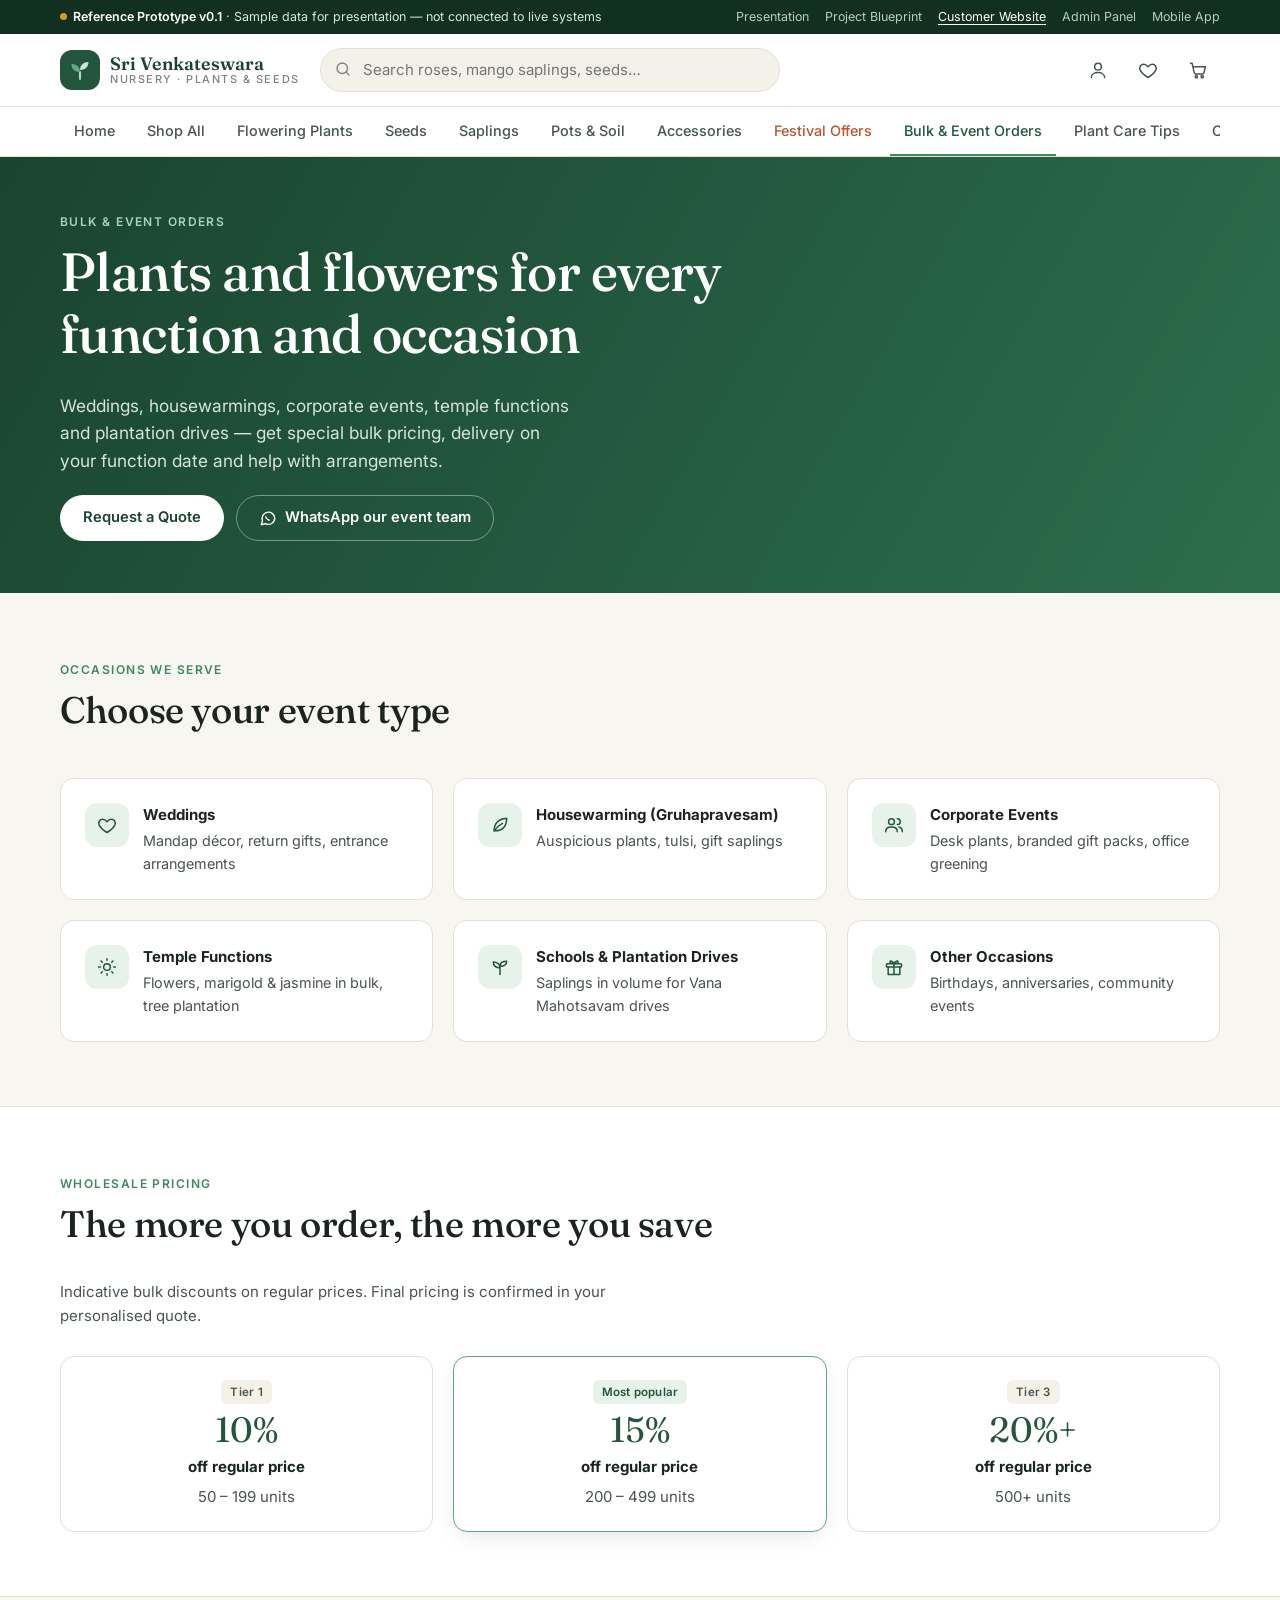
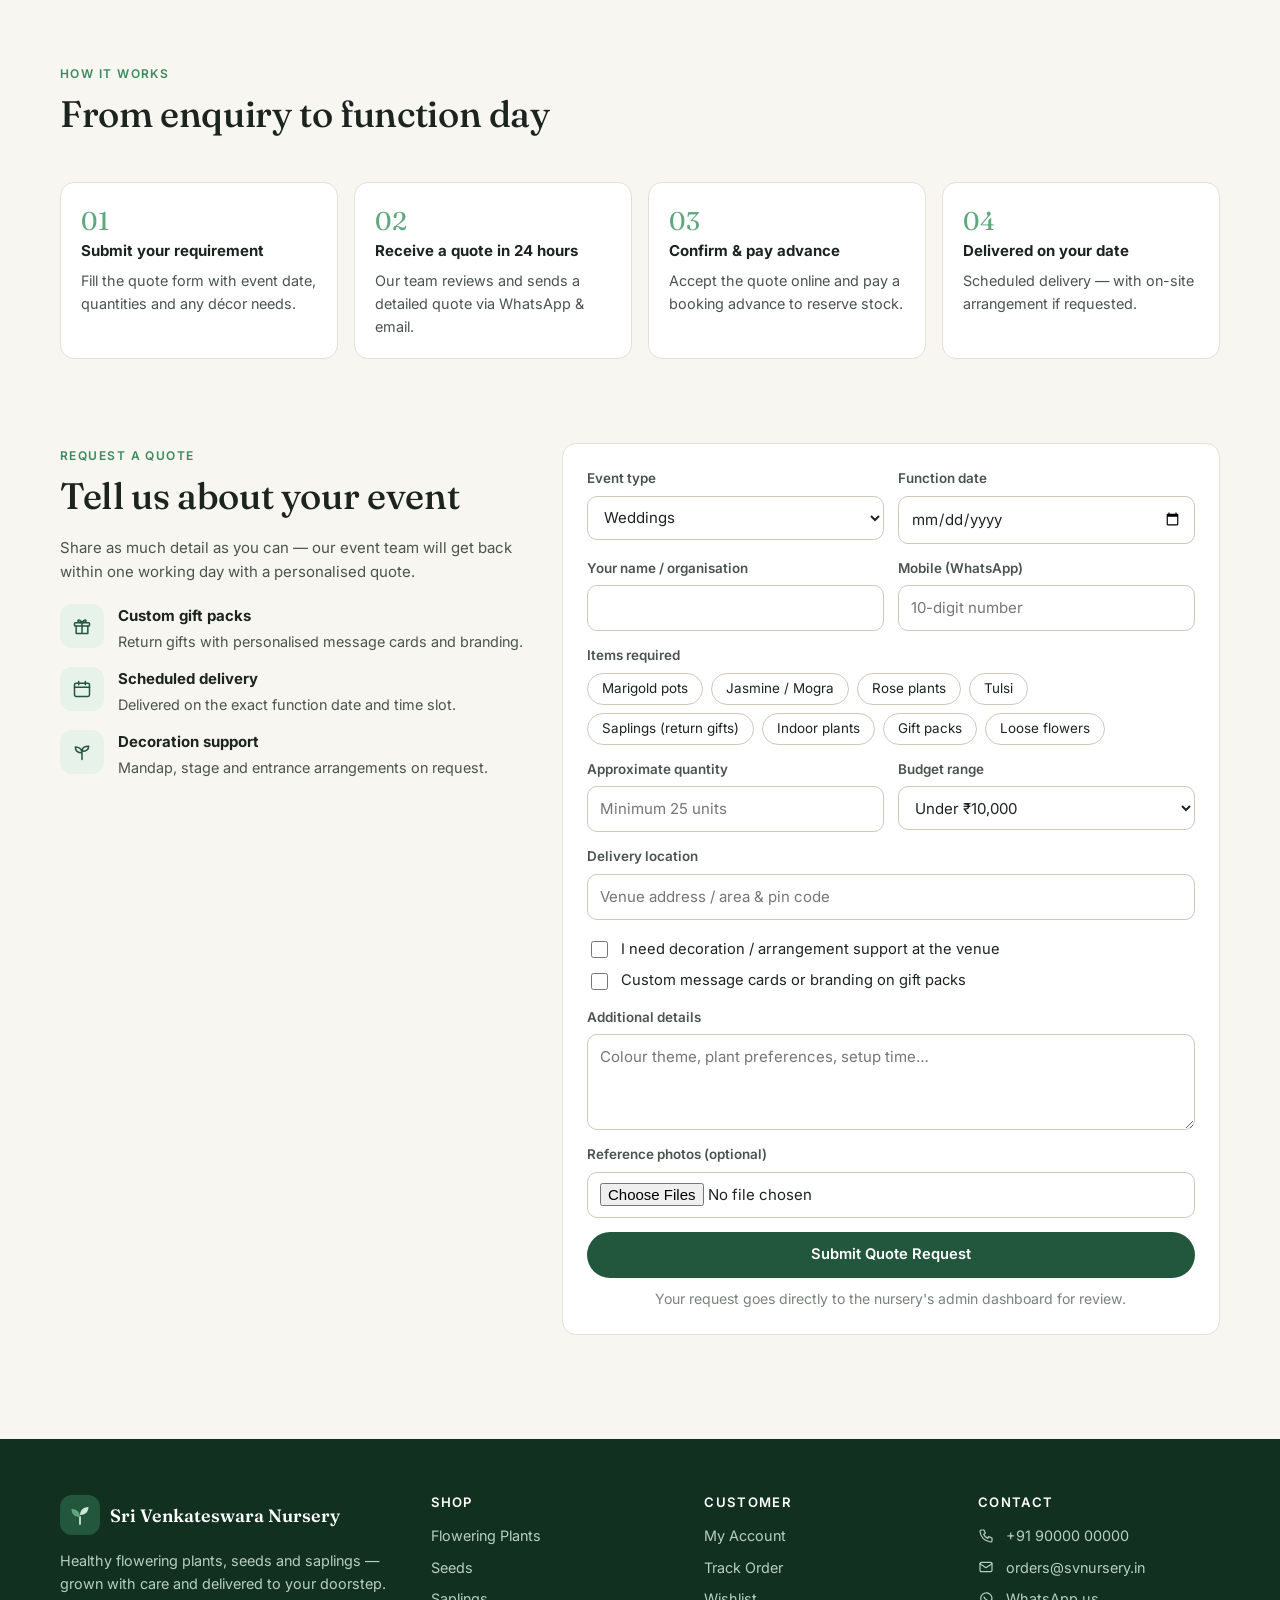
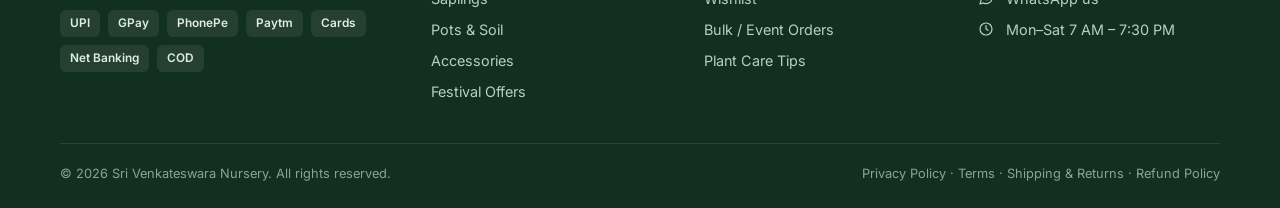
<file: bulk-orders.html>
<!doctype html>
<html lang="en">
<head>
  <meta charset="utf-8">
  <meta name="viewport" content="width=device-width, initial-scale=1">
  <link rel="icon" href="data:image/svg+xml,%3Csvg xmlns=%22http://www.w3.org/2000/svg%22 viewBox=%220 0 24 24%22%3E%3Crect width=%2224%22 height=%2224%22 rx=%226%22 fill=%22%2322573d%22/%3E%3Cpath d=%22M12 20v-6%22 stroke=%22%23cfe5d6%22 stroke-width=%221.8%22 stroke-linecap=%22round%22/%3E%3Cpath d=%22M12 14C12 9 8.5 7 4.5 7c0 5 3 7 7.5 7Z%22 fill=%22%235fa77c%22/%3E%3Cpath d=%22M12 12c0-4.5 3-7 7.5-7 0 4.5-3 7-7.5 7Z%22 fill=%22%23cfe5d6%22/%3E%3C/svg%3E">
  <title>Bulk & Event Orders — Sri Venkateswara Nursery</title>
  <link rel="preconnect" href="https://fonts.googleapis.com">
  <link rel="preconnect" href="https://fonts.gstatic.com" crossorigin>
  <link href="https://fonts.googleapis.com/css2?family=Fraunces:opsz,wght@9..144,400;9..144,500;9..144,600&family=Inter:wght@400;500;600;700&display=swap" rel="stylesheet">
  <link rel="stylesheet" href="assets/css/style.css">
</head>
<body>
  <section class="hero"><div class="container" style="grid-template-columns:1fr;padding-top:52px;padding-bottom:52px">
    <div>
      <span class="eyebrow" style="color:#a9d3b8">Bulk & Event Orders</span>
      <h1 style="max-width:760px">Plants and flowers for every function and occasion</h1>
      <p>Weddings, housewarmings, corporate events, temple functions and plantation drives — get special bulk pricing, delivery on your function date and help with arrangements.</p>
      <div class="flex wrap" style="margin-top:20px"><a href="#quote" class="btn btn-light">Request a Quote</a><a href="https://wa.me/919000000000" target="_blank" rel="noopener" class="btn btn-outline" style="color:#fff;border-color:rgba(255,255,255,.4)">WhatsApp our event team</a></div>
    </div>
  </div></section>

  <main>
    <section class="section">
      <div class="container">
        <div class="section-head"><div><span class="eyebrow">Occasions we serve</span><h2>Choose your event type</h2></div></div>
        <div class="grid grid-3" id="events"></div>
      </div>
    </section>

    <section class="section" style="background:var(--surface);border-top:1px solid var(--line);border-bottom:1px solid var(--line)">
      <div class="container">
        <div class="section-head"><div><span class="eyebrow">Wholesale pricing</span><h2>The more you order, the more you save</h2></div><p class="muted">Indicative bulk discounts on regular prices. Final pricing is confirmed in your personalised quote.</p></div>
        <div class="grid grid-3" id="tiers"></div>
      </div>
    </section>

    <section class="section">
      <div class="container">
        <div class="section-head"><div><span class="eyebrow">How it works</span><h2>From enquiry to function day</h2></div></div>
        <div class="process">
          <div class="card"><b>Submit your requirement</b><p class="muted" style="margin:6px 0 0;font-size:.9rem">Fill the quote form with event date, quantities and any décor needs.</p></div>
          <div class="card"><b>Receive a quote in 24 hours</b><p class="muted" style="margin:6px 0 0;font-size:.9rem">Our team reviews and sends a detailed quote via WhatsApp & email.</p></div>
          <div class="card"><b>Confirm & pay advance</b><p class="muted" style="margin:6px 0 0;font-size:.9rem">Accept the quote online and pay a booking advance to reserve stock.</p></div>
          <div class="card"><b>Delivered on your date</b><p class="muted" style="margin:6px 0 0;font-size:.9rem">Scheduled delivery — with on-site arrangement if requested.</p></div>
        </div>
      </div>
    </section>

    <!-- Request-a-Quote form -->
    <section class="section" id="quote" style="padding-top:20px">
      <div class="container" style="display:grid;grid-template-columns:1fr 1.4fr;gap:32px" id="quoteGrid">
        <div>
          <span class="eyebrow">Request a Quote</span>
          <h2>Tell us about your event</h2>
          <p class="muted">Share as much detail as you can — our event team will get back within one working day with a personalised quote.</p>
          <div class="grid" style="gap:14px;margin-top:20px">
            <div class="feature"><span class="ico" id="i1"></span><div><b>Custom gift packs</b><p>Return gifts with personalised message cards and branding.</p></div></div>
            <div class="feature"><span class="ico" id="i2"></span><div><b>Scheduled delivery</b><p>Delivered on the exact function date and time slot.</p></div></div>
            <div class="feature"><span class="ico" id="i3"></span><div><b>Decoration support</b><p>Mandap, stage and entrance arrangements on request.</p></div></div>
          </div>
        </div>
        <form class="card card-pad" id="qForm">
          <div class="form-row">
            <div class="field"><label>Event type</label><select class="input" name="event" id="evSel" required></select></div>
            <div class="field"><label>Function date</label><input class="input" type="date" name="date" required id="evDate"></div>
          </div>
          <div class="form-row">
            <div class="field"><label>Your name / organisation</label><input class="input" name="name" required></div>
            <div class="field"><label>Mobile (WhatsApp)</label><input class="input" name="phone" required pattern="[6-9][0-9]{9}" placeholder="10-digit number"></div>
          </div>
          <div class="field"><label>Items required</label>
            <div class="flex wrap" style="gap:8px" id="itemChips"></div></div>
          <div class="form-row">
            <div class="field"><label>Approximate quantity</label><input class="input" type="number" min="25" name="qty" required placeholder="Minimum 25 units"></div>
            <div class="field"><label>Budget range</label><select class="input" name="budget"><option>Under ₹10,000</option><option>₹10,000 – 25,000</option><option>₹25,000 – 60,000</option><option>₹60,000+</option><option>Not sure yet</option></select></div>
          </div>
          <div class="field"><label>Delivery location</label><input class="input" name="location" required placeholder="Venue address / area & pin code"></div>
          <label class="check"><input type="checkbox" name="decor"> I need decoration / arrangement support at the venue</label>
          <label class="check"><input type="checkbox" name="branding"> Custom message cards or branding on gift packs</label>
          <div class="field" style="margin-top:10px"><label>Additional details</label><textarea class="input" name="notes" placeholder="Colour theme, plant preferences, setup time…"></textarea></div>
          <div class="field"><label>Reference photos (optional)</label><input type="file" class="input" multiple accept="image/*"></div>
          <button class="btn btn-primary btn-block">Submit Quote Request</button>
          <p class="subtle" style="text-align:center;margin:10px 0 0">Your request goes directly to the nursery's admin dashboard for review.</p>
        </form>
      </div>
    </section>
  </main>

  <script src="assets/js/data.js"></script>
  <script src="assets/js/app.js"></script>
  <script>
    renderLayout("bulk");
    document.querySelector('.hero a[href^="https://wa.me"]').innerHTML = icon("chat", 18) + " WhatsApp our event team";
    document.getElementById("i1").innerHTML = icon("gift"); document.getElementById("i2").innerHTML = icon("calendar"); document.getElementById("i3").innerHTML = icon("sprout");
    const evIcons = { wedding: "heart", housewarming: "leaf", corporate: "users", temple: "sun", school: "sprout", other: "gift" };
    document.getElementById("events").innerHTML = EVENT_TYPES.map((e) => `<a href="#quote" class="card card-pad" data-ev="${e.id}"><div class="feature"><span class="ico">${icon(evIcons[e.id])}</span><div><b>${e.name}</b><p>${e.desc}</p></div></div></a>`).join("");
    document.getElementById("tiers").innerHTML = BULK_TIERS.map((t, i) => `<div class="card tier" style="${i === 1 ? "border-color:var(--leaf-400);box-shadow:var(--shadow)" : ""}">${i === 1 ? '<span class="tag tag-green">Most popular</span>' : '<span class="tag tag-gray">Tier ' + (i + 1) + "</span>"}<div class="big">${t.off}</div><b>off regular price</b><p class="muted" style="margin:6px 0 0">${t.range}</p></div>`).join("");
    document.getElementById("evSel").innerHTML = EVENT_TYPES.map((e) => `<option value="${e.id}">${e.name}</option>`).join("");
    document.querySelectorAll("[data-ev]").forEach((a) => a.addEventListener("click", () => (document.getElementById("evSel").value = a.dataset.ev)));
    const min = new Date(); min.setDate(min.getDate() + 3); document.getElementById("evDate").min = min.toISOString().slice(0, 10);
    document.getElementById("itemChips").innerHTML = ["Marigold pots", "Jasmine / Mogra", "Rose plants", "Tulsi", "Saplings (return gifts)", "Indoor plants", "Gift packs", "Loose flowers"].map((x) => `<button type="button" class="chip">${x}</button>`).join("");
    document.getElementById("itemChips").onclick = (e) => { const c = e.target.closest(".chip"); if (c) c.classList.toggle("active"); };
    document.getElementById("qForm").onsubmit = (e) => {
      e.preventDefault();
      const f = Object.fromEntries(new FormData(e.target));
      const ref = "BQ-" + (2032 + Math.floor(Math.random() * 50));
      e.target.innerHTML = `<div style="text-align:center;padding:24px 8px">
        <div style="width:64px;height:64px;border-radius:50%;background:var(--ok-bg);color:var(--ok);display:grid;place-items:center;margin:0 auto 14px">${icon("check", 30, 2.4)}</div>
        <h3 style="font-size:1.5rem">Quote request received</h3>
        <p class="muted">Reference <b>${ref}</b> · ${EVENT_TYPES.find((x) => x.id === f.event).name} on ${fmtDate(f.date)} · ~${f.qty} units</p>
        <div class="notice green" style="text-align:left">${icon("bell")} <span>Our event team will send your quote on WhatsApp (+91 ${esc(f.phone)}) within one working day. You can accept the quote and pay the booking advance online.</span></div>
        <a href="home.html" class="btn btn-outline" style="margin-top:16px">Back to home</a></div>`;
    };
  </script>
  <style>@media (max-width:860px){#quoteGrid{grid-template-columns:1fr!important}}</style>
</body>
</html>
</file>
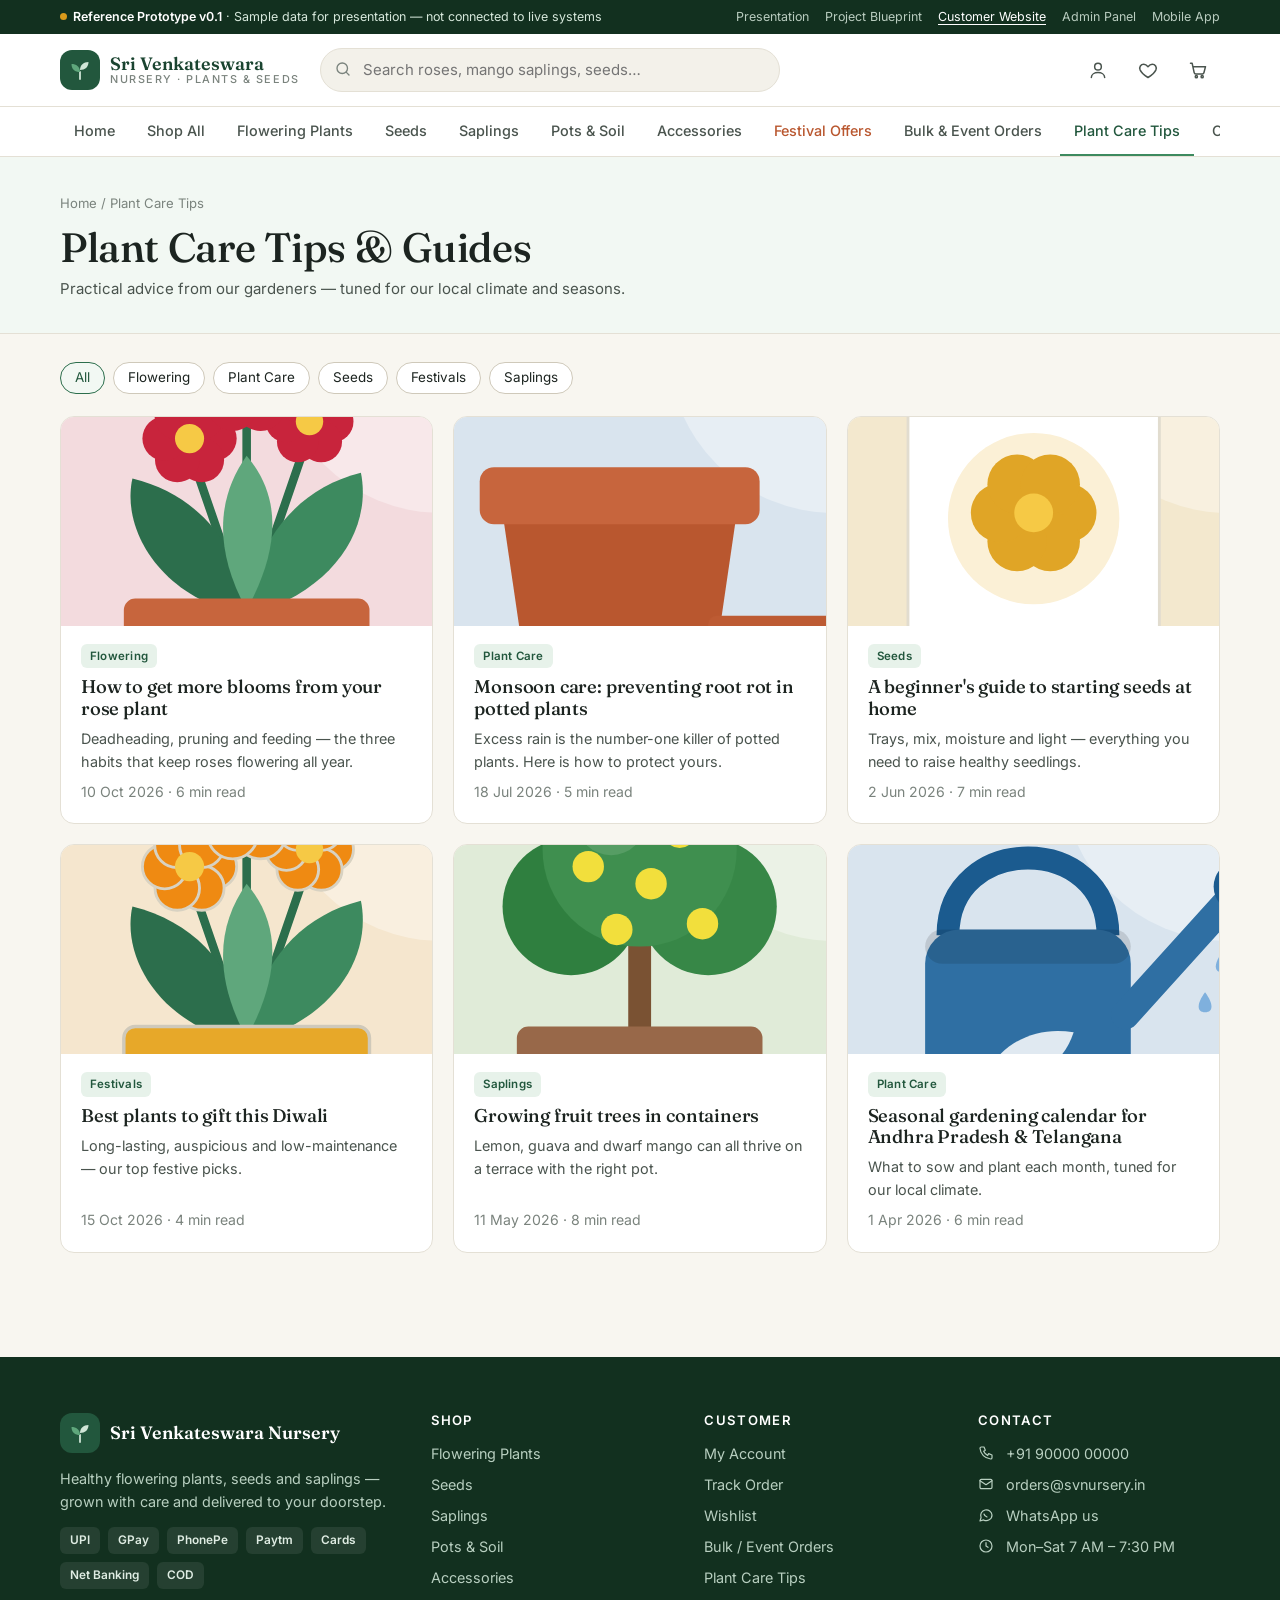
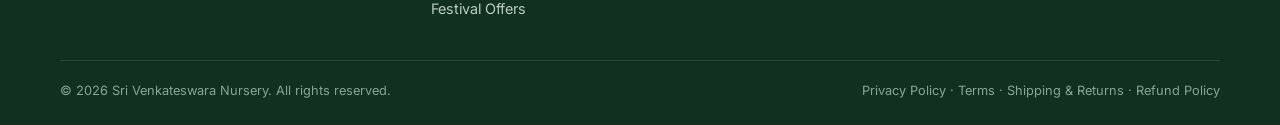
<file: care-tips.html>
<!doctype html>
<html lang="en">
<head>
  <meta charset="utf-8">
  <meta name="viewport" content="width=device-width, initial-scale=1">
  <link rel="icon" href="data:image/svg+xml,%3Csvg xmlns=%22http://www.w3.org/2000/svg%22 viewBox=%220 0 24 24%22%3E%3Crect width=%2224%22 height=%2224%22 rx=%226%22 fill=%22%2322573d%22/%3E%3Cpath d=%22M12 20v-6%22 stroke=%22%23cfe5d6%22 stroke-width=%221.8%22 stroke-linecap=%22round%22/%3E%3Cpath d=%22M12 14C12 9 8.5 7 4.5 7c0 5 3 7 7.5 7Z%22 fill=%22%235fa77c%22/%3E%3Cpath d=%22M12 12c0-4.5 3-7 7.5-7 0 4.5-3 7-7.5 7Z%22 fill=%22%23cfe5d6%22/%3E%3C/svg%3E">
  <title>Plant Care Tips — Sri Venkateswara Nursery</title>
  <link rel="preconnect" href="https://fonts.googleapis.com">
  <link rel="preconnect" href="https://fonts.gstatic.com" crossorigin>
  <link href="https://fonts.googleapis.com/css2?family=Fraunces:opsz,wght@9..144,400;9..144,500;9..144,600&family=Inter:wght@400;500;600;700&display=swap" rel="stylesheet">
  <link rel="stylesheet" href="assets/css/style.css">
</head>
<body>
  <main id="root"></main>

  <script src="assets/js/data.js"></script>
  <script src="assets/js/app.js"></script>
  <script>
    renderLayout("blog");
    const root = document.getElementById("root");
    const post = POSTS.find((p) => p.id === Number(qs("id")));

    if (post) {
      document.title = `${post.title} — Sri Venkateswara Nursery`;
      const related = PRODUCTS.filter((p) => p.cat === ({ Flowering: "flowering", Seeds: "seeds", Saplings: "saplings" }[post.cat] || "flowering")).slice(0, 4);
      root.innerHTML = `<section class="section" style="padding-top:32px"><div class="container"><article class="article">
        <div class="crumbs"><a href="home.html">Home</a> / <a href="care-tips.html">Plant Care Tips</a> / ${post.cat}</div>
        <span class="tag tag-green">${post.cat}</span>
        <h1 style="font-size:clamp(1.9rem,3.6vw,2.8rem);margin-top:12px">${post.title}</h1>
        <p class="subtle">By the Sri Venkateswara Nursery team · ${fmtDate(post.date)} · ${post.read} min read</p>
        <div style="border-radius:var(--radius-lg);overflow:hidden;aspect-ratio:16/8;margin:22px 0">${plantArt(post.art, 1)}</div>
        <p style="font-size:1.15rem;color:var(--ink)">${post.excerpt}</p>
        ${post.body.map(([h, t]) => `<h2>${h}</h2><p>${t}</p>`).join("")}
        <div class="notice green" style="margin-top:28px">${icon("phoneDevice")} <span>Get watering reminders for your plants with the <b>Plant Care Companion</b> in our mobile app.</span></div>
        <div class="flex wrap" style="margin-top:20px;gap:8px"><span class="subtle">Share:</span><button class="chip">WhatsApp</button><button class="chip">Facebook</button><button class="chip">Copy link</button></div>
      </article>
      <div class="section" style="padding-bottom:0"><div class="section-head"><div><span class="eyebrow">Shop this guide</span><h2>Products mentioned</h2></div></div><div class="products">${related.map(productCard).join("")}</div></div>
      </div></section>`;
    } else {
      const cats = ["All", ...new Set(POSTS.map((p) => p.cat))];
      root.innerHTML = `<div class="page-head"><div class="container"><div class="crumbs"><a href="home.html">Home</a> / Plant Care Tips</div>
        <h1>Plant Care Tips & Guides</h1><p class="muted" style="margin:0">Practical advice from our gardeners — tuned for our local climate and seasons.</p></div></div>
        <section class="section" style="padding-top:28px"><div class="container">
          <div class="flex wrap" style="gap:8px;margin-bottom:22px" id="cats">${cats.map((c, i) => `<button class="chip ${i ? "" : "active"}" data-c="${c}">${c}</button>`).join("")}</div>
          <div class="grid grid-3" id="list"></div>
        </div></section>`;
      const paint = (c) => {
        document.getElementById("list").innerHTML = POSTS.filter((p) => c === "All" || p.cat === c).map((p) => `
          <a class="card post" href="care-tips.html?id=${p.id}"><div class="cover">${plantArt(p.art, 1)}</div>
          <div class="body"><span class="tag tag-green" style="align-self:flex-start">${p.cat}</span><h3>${p.title}</h3><p class="muted" style="margin:0;font-size:.9rem">${p.excerpt}</p><span class="subtle" style="margin-top:auto">${fmtDate(p.date)} · ${p.read} min read</span></div></a>`).join("");
      };
      document.getElementById("cats").onclick = (e) => { const b = e.target.closest("[data-c]"); if (!b) return; document.querySelectorAll("#cats .chip").forEach((x) => x.classList.toggle("active", x === b)); paint(b.dataset.c); };
      paint("All");
    }
  </script>
</body>
</html>
</file>
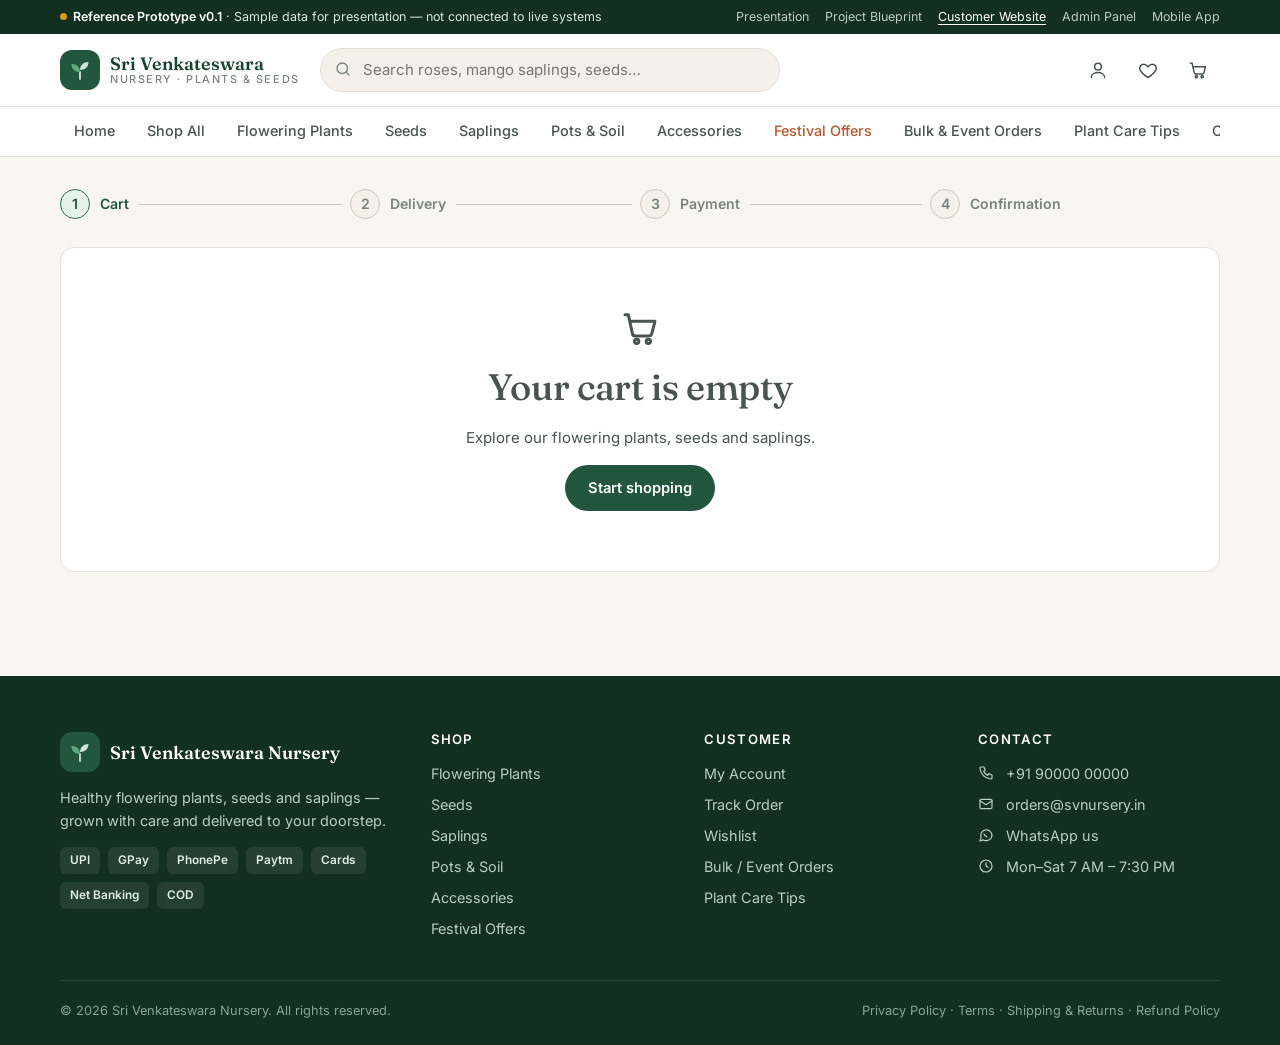
<file: cart.html>
<!doctype html>
<html lang="en">
<head>
  <meta charset="utf-8">
  <meta name="viewport" content="width=device-width, initial-scale=1">
  <link rel="icon" href="data:image/svg+xml,%3Csvg xmlns=%22http://www.w3.org/2000/svg%22 viewBox=%220 0 24 24%22%3E%3Crect width=%2224%22 height=%2224%22 rx=%226%22 fill=%22%2322573d%22/%3E%3Cpath d=%22M12 20v-6%22 stroke=%22%23cfe5d6%22 stroke-width=%221.8%22 stroke-linecap=%22round%22/%3E%3Cpath d=%22M12 14C12 9 8.5 7 4.5 7c0 5 3 7 7.5 7Z%22 fill=%22%235fa77c%22/%3E%3Cpath d=%22M12 12c0-4.5 3-7 7.5-7 0 4.5-3 7-7.5 7Z%22 fill=%22%23cfe5d6%22/%3E%3C/svg%3E">
  <title>Cart & Checkout — Sri Venkateswara Nursery</title>
  <link rel="preconnect" href="https://fonts.googleapis.com">
  <link rel="preconnect" href="https://fonts.gstatic.com" crossorigin>
  <link href="https://fonts.googleapis.com/css2?family=Fraunces:opsz,wght@9..144,400;9..144,500;9..144,600&family=Inter:wght@400;500;600;700&display=swap" rel="stylesheet">
  <link rel="stylesheet" href="assets/css/style.css">
</head>
<body>
  <main class="section" style="padding-top:32px">
    <div class="container">
      <div class="steps" id="steps">
        <div class="step">Cart</div><div class="step">Delivery</div><div class="step">Payment</div><div class="step">Confirmation</div>
      </div>
      <div id="view"></div>
    </div>
  </main>

  <script src="assets/js/data.js"></script>
  <script src="assets/js/app.js"></script>
  <script>
    renderLayout("");
    const S = { step: 0, coupon: Store.get("coupon", null), addr: null, date: null, slot: "Morning (8 AM – 12 PM)", pay: "upi" };
    const view = document.getElementById("view");

    function paintSteps() {
      document.querySelectorAll(".step").forEach((el, i) => { el.className = "step " + (i < S.step ? "done" : i === S.step ? "current" : ""); });
    }
    function summary(btnLabel, btnId) {
      const t = cartTotals(S.coupon);
      return `<aside class="card card-pad summary">
        <h3>Order Summary</h3>
        <div class="sum-row"><span>Items (${t.lines.reduce((s, l) => s + l.qty, 0)})</span><span>${inr(t.mrpTotal)}</span></div>
        <div class="sum-row" style="color:var(--ok)"><span>Product discount</span><span>− ${inr(t.mrpTotal - t.subtotal)}</span></div>
        ${t.discount ? `<div class="sum-row" style="color:var(--ok)"><span>Coupon (${t.coupon})</span><span>− ${inr(t.discount)}</span></div>` : ""}
        <div class="sum-row"><span>Delivery</span><span>${t.delivery ? inr(t.delivery) : '<b style="color:var(--ok)">FREE</b>'}</span></div>
        <div class="sum-row total"><span>Total</span><span>${inr(t.total)}</span></div>
        ${t.subtotal < STORE.freeShippingAbove && !t.coupon?.includes("SHIP") ? `<p class="subtle" style="margin:8px 0 0">Add ${inr(STORE.freeShippingAbove - t.subtotal)} more for free delivery</p>` : ""}
        ${S.step === 0 ? `<div class="divider"></div>
          <label class="subtle" for="cpn" style="font-weight:600">Coupon code</label>
          <div class="flex" style="margin-top:6px"><input class="input" id="cpn" placeholder="e.g. DIWALI20" value="${S.coupon || ""}" style="text-transform:uppercase"><button class="btn btn-outline btn-sm" id="applyCpn" style="height:44px">${S.coupon ? "Remove" : "Apply"}</button></div>
          <div class="flex wrap" style="margin-top:8px;gap:6px">${Object.keys(COUPONS).map((c) => `<button class="tag tag-gold" data-cp="${c}" style="border:0;cursor:pointer">${c}</button>`).join("")}</div>` : ""}
        ${btnLabel ? `<button class="btn btn-primary btn-block" id="${btnId}" style="margin-top:18px" ${t.lines.length ? "" : "disabled"}>${btnLabel}</button>` : ""}
        <p class="subtle flex" style="margin:14px 0 0;gap:6px;justify-content:center">${icon("lock", 14)} Payments secured by Razorpay · PCI-DSS compliant</p>
      </aside>`;
    }

    /* Step 1 — Cart */
    function stepCart() {
      const t = cartTotals(S.coupon);
      if (!t.lines.length) {
        view.innerHTML = `<div class="card empty-state">${icon("cart", 40)}<h2 style="margin-top:14px">Your cart is empty</h2><p>Explore our flowering plants, seeds and saplings.</p><a href="shop.html" class="btn btn-primary">Start shopping</a></div>`;
        return;
      }
      view.innerHTML = `<div class="checkout"><section class="card card-pad">
        <div class="flex between"><h2 style="margin:0;font-size:1.6rem">Shopping Cart</h2><a href="shop.html" class="btn btn-ghost btn-sm">+ Add more items</a></div>
        ${t.lines.map((l) => `<div class="cart-line">
          <a class="thumb" href="product.html?id=${l.p.id}">${plantArt(l.p.art)}</a>
          <div><a href="product.html?id=${l.p.id}" class="p-name">${esc(l.p.name)}</a>
            <div class="subtle">${catName(l.p.cat)} · ${inr(l.p.price)} each ${l.p.stock <= 10 ? `· <span class="stock-low">Only ${l.p.stock} left</span>` : ""}</div>
            <div class="flex" style="margin-top:8px"><div class="qty" style="height:38px"><button data-dq="${l.id}" aria-label="Decrease">−</button><input value="${l.qty}" readonly aria-label="Quantity"><button data-iq="${l.id}" aria-label="Increase">+</button></div>
            <button class="btn btn-ghost btn-sm" data-rm="${l.id}">${icon("trash", 16)} Remove</button></div></div>
          <div style="text-align:right"><div class="price">${inr(l.p.price * l.qty)}</div><div class="mrp">${inr(l.p.mrp * l.qty)}</div></div>
        </div>`).join("")}
      </section>${summary("Proceed to Delivery", "next")}</div>`;
      view.querySelectorAll("[data-dq]").forEach((b) => (b.onclick = () => { const l = Store.cart().find((x) => x.id == b.dataset.dq); Store.setQty(l.id, l.qty - 1); render(); }));
      view.querySelectorAll("[data-iq]").forEach((b) => (b.onclick = () => { const l = Store.cart().find((x) => x.id == b.dataset.iq); if (l.qty >= byId(l.id).stock) toast("No more stock available", "alert"); Store.setQty(l.id, l.qty + 1); render(); }));
      view.querySelectorAll("[data-rm]").forEach((b) => (b.onclick = () => { Store.remove(+b.dataset.rm); render(); }));
      view.querySelectorAll("[data-cp]").forEach((b) => (b.onclick = () => { document.getElementById("cpn").value = b.dataset.cp; S.coupon = null; applyCoupon(); }));
      document.getElementById("applyCpn").onclick = () => { if (S.coupon) { S.coupon = null; Store.set("coupon", null); render(); } else applyCoupon(); };
      document.getElementById("next").onclick = () => go(1);
    }
    function applyCoupon() {
      const code = document.getElementById("cpn").value.trim().toUpperCase();
      const cp = COUPONS[code];
      const sub = cartTotals().subtotal;
      if (!cp) return toast("Invalid coupon code", "alert");
      if (sub < cp.min) return toast(`${code} needs a minimum order of ${inr(cp.min)}`, "alert");
      S.coupon = code; Store.set("coupon", code); toast(`Applied: ${cp.label}`, "tag"); render();
    }

    /* Step 2 — Delivery address, date, slot */
    function stepDelivery() {
      const user = Store.user();
      const saved = user?.addresses || [];
      const min = new Date(); min.setDate(min.getDate() + 1);
      const max = new Date(); max.setDate(max.getDate() + 30);
      const iso = (d) => d.toISOString().slice(0, 10);
      S.date = S.date || iso(min);
      view.innerHTML = `<div class="checkout"><section class="card card-pad">
        <h2 style="font-size:1.6rem">Delivery details</h2>
        ${user ? "" : `<div class="notice" style="margin-bottom:18px">${icon("user")} <span>Have an account? <a href="account.html?next=cart" style="text-decoration:underline;font-weight:600">Log in with OTP</a> to use saved addresses — or continue as a guest.</span></div>`}
        ${saved.length ? `<h4 style="font-family:var(--font-body)">Saved addresses</h4>${saved.map((a, i) => `<label class="addr-card"><input type="radio" name="addr" value="${i}" ${i === 0 ? "checked" : ""}><div><b>${esc(a.label)} · ${esc(a.name)}</b><div class="subtle">${esc(a.line)}, ${esc(a.city)} – ${a.pin} · ${a.phone}</div></div></label>`).join("")}
          <label class="addr-card"><input type="radio" name="addr" value="new"><div><b>+ Deliver to a new address</b></div></label>` : ""}
        <form id="addrForm" class="${saved.length ? "hide" : ""}" style="margin-top:8px">
          <div class="form-row"><div class="field"><label>Full name</label><input class="input" name="name" required value="${esc(user?.name || "")}"></div>
          <div class="field"><label>Mobile number</label><input class="input" name="phone" required pattern="[6-9][0-9]{9}" placeholder="10-digit mobile" value="${esc(user?.phone || "")}"></div></div>
          <div class="field"><label>House no., street, area</label><input class="input" name="line" required></div>
          <div class="form-row"><div class="field"><label>City</label><input class="input" name="city" required></div>
          <div class="field"><label>Pin code</label><input class="input" name="pin" required pattern="[0-9]{6}" maxlength="6"><span class="hint" id="pinHint"></span></div></div>
          <div class="field"><label>Landmark (optional)</label><input class="input" name="landmark"></div>
        </form>
        <div class="divider"></div>
        <h4 style="font-family:var(--font-body)">${icon("calendar", 18)} Choose delivery date</h4>
        <div class="form-row"><div class="field"><input type="date" class="input" id="date" min="${iso(min)}" max="${iso(max)}" value="${S.date}"></div>
        <div class="field"><span class="hint" style="padding-top:12px">Pre-book up to 30 days ahead — ideal for gifts and functions.</span></div></div>
        <div class="slot-grid">${["Morning (8 AM – 12 PM)", "Afternoon (12 – 4 PM)", "Evening (4 – 8 PM)"].map((s) => `<label class="slot"><input type="radio" name="slot" value="${s}" ${s === S.slot ? "checked" : ""}>${s}</label>`).join("")}</div>
        <div class="field" style="margin-top:14px"><label>Gift message (optional)</label><input class="input" id="gift" placeholder="Happy Diwali! With love…"></div>
        <div class="flex between" style="margin-top:12px"><button class="btn btn-outline" id="back">← Back to cart</button></div>
      </section>${summary("Continue to Payment", "next")}</div>`;
      const form = document.getElementById("addrForm");
      view.querySelectorAll("[name=addr]").forEach((r) => (r.onchange = () => form.classList.toggle("hide", r.value !== "new" || !r.checked)));
      form.pin.oninput = () => { const v = form.pin.value; document.getElementById("pinHint").innerHTML = v.length === 6 ? `<span style="color:${checkPin(v).ok ? "var(--ok)" : "var(--crit)"}">${checkPin(v).msg}</span>` : ""; };
      document.getElementById("back").onclick = () => go(0);
      document.getElementById("next").onclick = () => {
        const sel = view.querySelector("[name=addr]:checked");
        if (sel && sel.value !== "new") S.addr = saved[+sel.value];
        else {
          if (!form.reportValidity()) return;
          if (!checkPin(form.pin.value).ok) return toast("Delivery not available for this pin code", "alert");
          S.addr = Object.fromEntries(new FormData(form));
        }
        S.date = document.getElementById("date").value;
        S.slot = view.querySelector("[name=slot]:checked").value;
        S.gift = document.getElementById("gift").value;
        go(2);
      };
    }

    /* Step 3 — Payment */
    function stepPayment() {
      const t = cartTotals(S.coupon);
      const opts = [
        ["upi", "phoneDevice", "UPI", "Google Pay · PhonePe · Paytm · BHIM · any UPI ID"],
        ["card", "card", "Debit / Credit Card", "Visa · Mastercard · RuPay"],
        ["netbanking", "bank", "Net Banking", "All major Indian banks"],
        ["cod", "cash", "Cash on Delivery", t.total > 5000 ? "Not available for orders above ₹5,000" : "Pay in cash or UPI when your plants arrive"],
      ];
      view.innerHTML = `<div class="checkout"><section class="card card-pad">
        <h2 style="font-size:1.6rem">Payment</h2>
        <div class="notice green" style="margin-bottom:18px">${icon("truck")} <span>Delivering to <b>${esc(S.addr.name)}</b>, ${esc(S.addr.line)}, ${esc(S.addr.city)} – ${S.addr.pin} on <b>${fmtDate(S.date)}</b>, ${S.slot}</span></div>
        ${opts.map(([v, ic, l, d]) => `<label class="pay-opt"><input type="radio" name="pay" value="${v}" ${v === S.pay ? "checked" : ""} ${v === "cod" && t.total > 5000 ? "disabled" : ""}><span style="color:var(--forest-700)">${icon(ic, 22)}</span><div><b>${l}</b><div class="pay-sub">${d}</div></div></label>`).join("")}
        <div class="flex between" style="margin-top:12px"><button class="btn btn-outline" id="back">← Back</button></div>
      </section>${summary(`Place Order · ${inr(t.total)}`, "next")}</div>`;
      document.getElementById("back").onclick = () => go(1);
      document.getElementById("next").onclick = () => {
        S.pay = view.querySelector("[name=pay]:checked").value;
        if (S.pay === "cod") return placeOrder();
        // Simulated Razorpay Checkout overlay
        const m = openModal("Razorpay Secure Checkout", `
          <div style="text-align:center;padding:10px 0">
            <div class="subtle">Paying to</div><b style="font-size:1.1rem">Sri Venkateswara Nursery</b>
            <div style="font-family:var(--font-display);font-size:2.2rem;margin:10px 0">${inr(t.total)}</div>
            <div class="tag tag-gray">${{ upi: "UPI", card: "Card", netbanking: "Net Banking" }[S.pay]}</div>
            <div id="rzp" style="margin-top:22px" class="muted">Waiting for payment confirmation…</div>
            <p class="subtle" style="margin-top:22px">Prototype simulation — production uses Razorpay Checkout with server-side signature verification.</p>
          </div>`, `<button class="btn btn-outline" data-close>Cancel</button><button class="btn btn-primary" id="paid">Simulate successful payment</button>`);
        m.querySelector("#paid").onclick = () => { m.querySelector("#rzp").innerHTML = `<b style="color:var(--ok)">✓ Payment successful</b>`; setTimeout(() => { closeModal(); placeOrder(); }, 700); };
      };
    }

    function placeOrder() {
      const t = cartTotals(S.coupon);
      const order = {
        id: "SVN-" + (10483 + Store.orders().length), placed: new Date().toISOString(), status: S.pay === "cod" ? "new" : "new",
        items: t.lines.map((l) => ({ id: l.id, qty: l.qty, price: l.p.price })), total: t.total, discount: t.discount, delivery: t.delivery,
        pay: S.pay, paid: S.pay !== "cod", addr: S.addr, date: S.date, slot: S.slot, coupon: t.coupon,
      };
      Store.set("orders", [order, ...Store.orders()]);
      Store.set("cart", []); Store.set("coupon", null);
      S.order = order; go(3);
    }

    /* Step 4 — Confirmation */
    function stepDone() {
      const o = S.order;
      view.innerHTML = `<div class="card card-pad" style="max-width:720px;margin:0 auto;text-align:center;padding:40px 28px">
        <div style="width:72px;height:72px;border-radius:50%;background:var(--ok-bg);color:var(--ok);display:grid;place-items:center;margin:0 auto 18px">${icon("check", 36, 2.4)}</div>
        <h1 style="font-size:2rem">Thank you! Your order is placed.</h1>
        <p class="muted">Order <b>${o.id}</b> · ${o.paid ? "Paid online" : "Cash on Delivery"} · ${inr(o.total)}</p>
        <div class="notice green" style="text-align:left;margin:20px 0">${icon("bell")} <span>Confirmation sent via <b>Email</b>, <b>SMS</b> and <b>WhatsApp</b>. You'll get updates when your order is dispatched and out for delivery.</span></div>
        <div class="track"><div class="on">Placed</div><div>Confirmed</div><div>Dispatched</div><div>Out for delivery</div><div>Delivered</div></div>
        <div class="divider"></div>
        <div style="text-align:left">${o.items.map((i) => { const p = byId(i.id); return `<div class="sum-row"><span>${esc(p.name)} × ${i.qty}</span><span>${inr(p.price * i.qty)}</span></div>`; }).join("")}
          ${o.discount ? `<div class="sum-row" style="color:var(--ok)"><span>Coupon ${o.coupon}</span><span>− ${inr(o.discount)}</span></div>` : ""}
          <div class="sum-row"><span>Delivery</span><span>${o.delivery ? inr(o.delivery) : "FREE"}</span></div>
          <div class="sum-row total"><span>Total</span><span>${inr(o.total)}</span></div>
          <p class="subtle" style="margin-top:12px">Delivering on ${fmtDate(o.date)}, ${o.slot} to ${esc(o.addr.name)}, ${esc(o.addr.line)}, ${esc(o.addr.city)} – ${o.addr.pin}</p></div>
        <div class="flex wrap" style="justify-content:center;margin-top:20px"><a href="account.html#orders" class="btn btn-primary">Track my order</a><a href="shop.html" class="btn btn-outline">Continue shopping</a></div>
      </div>`;
    }

    function go(n) { S.step = n; render(); window.scrollTo({ top: 0, behavior: "smooth" }); }
    function render() { paintSteps(); [stepCart, stepDelivery, stepPayment, stepDone][S.step](); }
    render();
  </script>
</body>
</html>
</file>
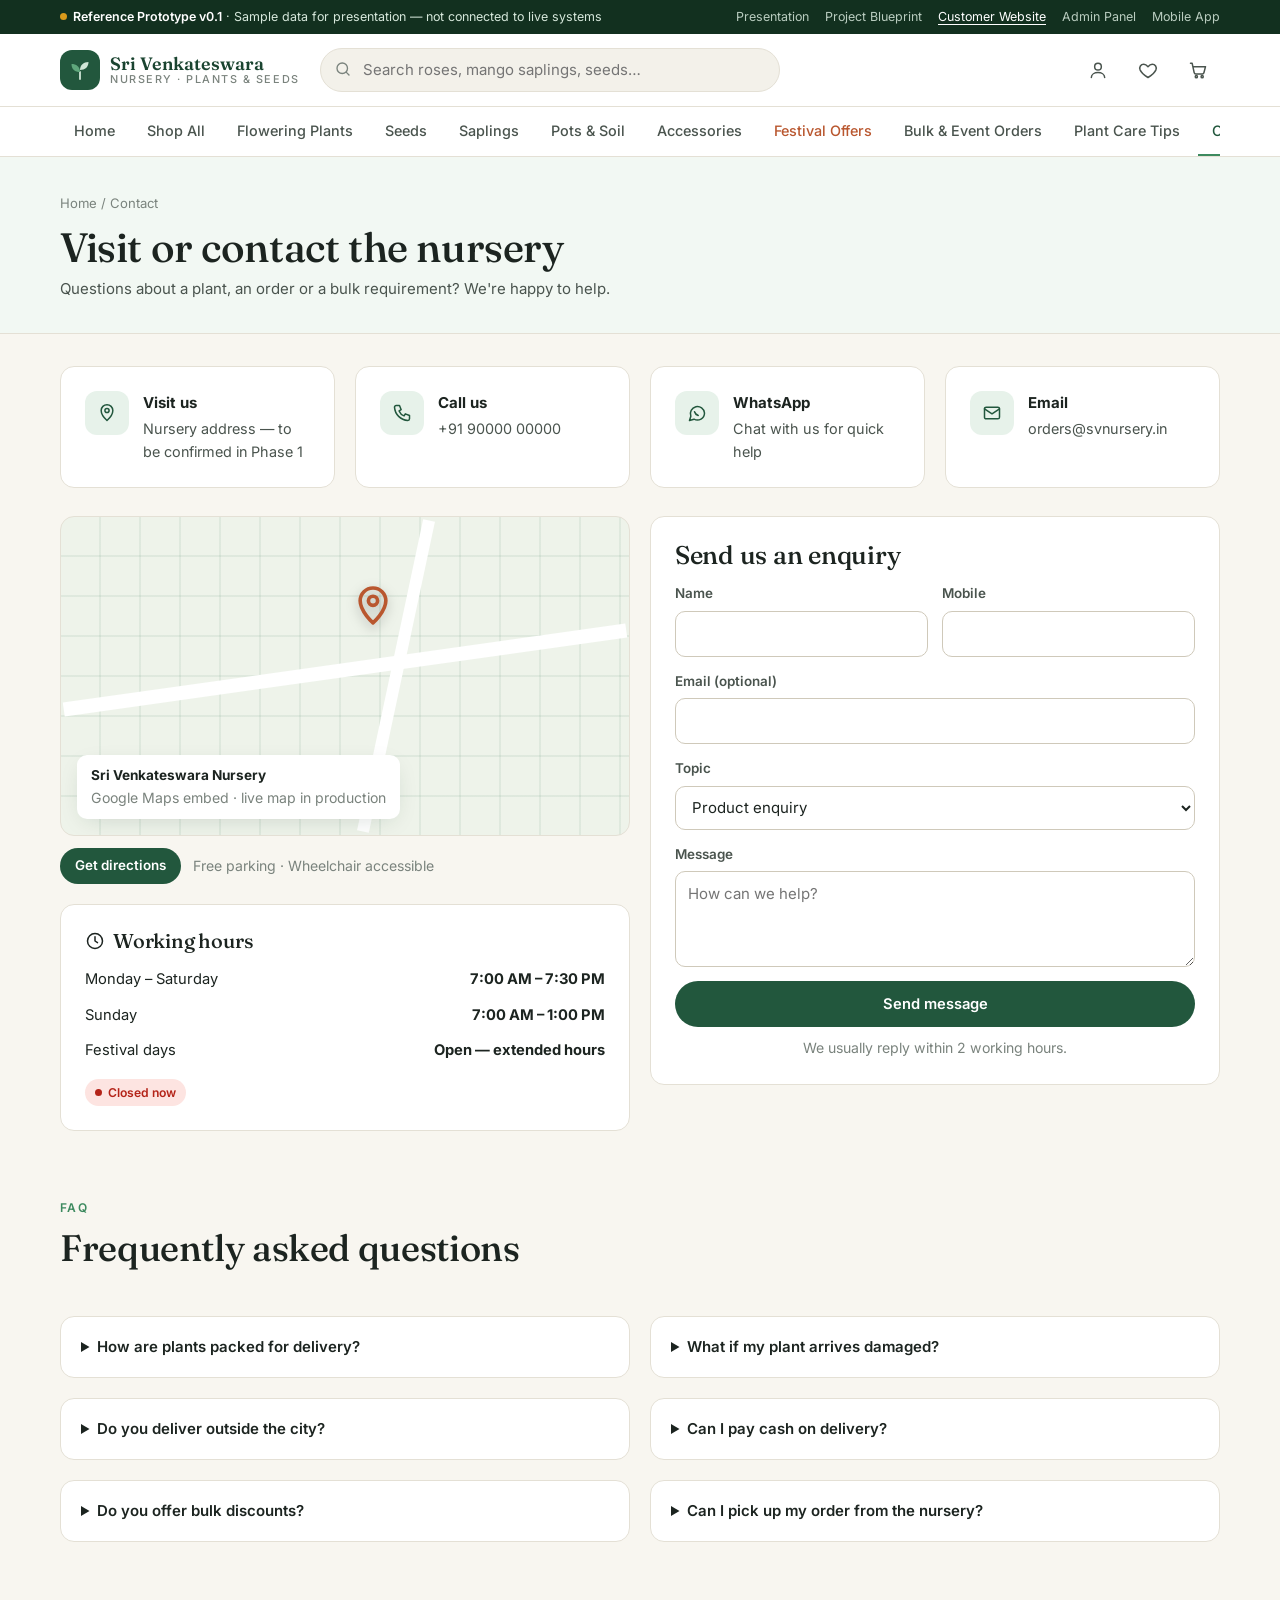
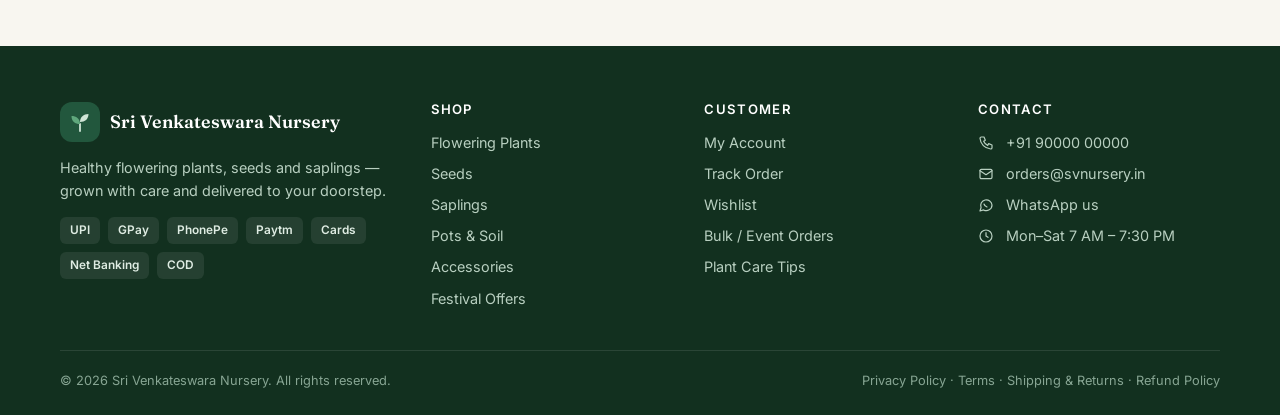
<file: contact.html>
<!doctype html>
<html lang="en">
<head>
  <meta charset="utf-8">
  <meta name="viewport" content="width=device-width, initial-scale=1">
  <link rel="icon" href="data:image/svg+xml,%3Csvg xmlns=%22http://www.w3.org/2000/svg%22 viewBox=%220 0 24 24%22%3E%3Crect width=%2224%22 height=%2224%22 rx=%226%22 fill=%22%2322573d%22/%3E%3Cpath d=%22M12 20v-6%22 stroke=%22%23cfe5d6%22 stroke-width=%221.8%22 stroke-linecap=%22round%22/%3E%3Cpath d=%22M12 14C12 9 8.5 7 4.5 7c0 5 3 7 7.5 7Z%22 fill=%22%235fa77c%22/%3E%3Cpath d=%22M12 12c0-4.5 3-7 7.5-7 0 4.5-3 7-7.5 7Z%22 fill=%22%23cfe5d6%22/%3E%3C/svg%3E">
  <title>Contact & Store Info — Sri Venkateswara Nursery</title>
  <link rel="preconnect" href="https://fonts.googleapis.com">
  <link rel="preconnect" href="https://fonts.gstatic.com" crossorigin>
  <link href="https://fonts.googleapis.com/css2?family=Fraunces:opsz,wght@9..144,400;9..144,500;9..144,600&family=Inter:wght@400;500;600;700&display=swap" rel="stylesheet">
  <link rel="stylesheet" href="assets/css/style.css">
</head>
<body>
  <div class="page-head"><div class="container">
    <div class="crumbs"><a href="home.html">Home</a> / Contact</div>
    <h1>Visit or contact the nursery</h1>
    <p class="muted" style="margin:0">Questions about a plant, an order or a bulk requirement? We're happy to help.</p>
  </div></div>

  <main class="section" style="padding-top:32px">
    <div class="container">
      <div class="grid grid-4" id="cards"></div>

      <div class="grid grid-2" style="margin-top:28px;align-items:start">
        <div>
          <div class="map-ph" role="img" aria-label="Map showing nursery location">
            <div class="road1"></div><div class="road2"></div>
            <div class="pin" id="pin"></div>
            <div class="map-label"><b>Sri Venkateswara Nursery</b><div class="subtle">Google Maps embed · live map in production</div></div>
          </div>
          <div class="flex wrap" style="margin-top:12px">
            <a class="btn btn-primary btn-sm" href="https://www.google.com/maps" target="_blank" rel="noopener" id="dir">Get directions</a>
            <span class="subtle">Free parking · Wheelchair accessible</span>
          </div>
          <div class="card card-pad" style="margin-top:20px">
            <h3 class="flex" style="gap:8px" id="hoursTitle">Working hours</h3>
            <div id="hours"></div>
            <div id="openNow" style="margin-top:10px"></div>
          </div>
        </div>

        <form class="card card-pad" id="cf">
          <h2 style="font-size:1.6rem">Send us an enquiry</h2>
          <div class="form-row">
            <div class="field"><label>Name</label><input class="input" name="name" required></div>
            <div class="field"><label>Mobile</label><input class="input" name="phone" required pattern="[6-9][0-9]{9}"></div>
          </div>
          <div class="field"><label>Email (optional)</label><input class="input" type="email" name="email"></div>
          <div class="field"><label>Topic</label><select class="input" name="topic"><option>Product enquiry</option><option>Order / delivery issue</option><option>Bulk / event order</option><option>Landscaping & garden setup</option><option>Feedback</option></select></div>
          <div class="field"><label>Message</label><textarea class="input" name="msg" required placeholder="How can we help?"></textarea></div>
          <button class="btn btn-primary btn-block">Send message</button>
          <p class="subtle" style="text-align:center;margin:10px 0 0">We usually reply within 2 working hours.</p>
        </form>
      </div>

      <section class="section" style="padding-bottom:0">
        <div class="section-head"><div><span class="eyebrow">FAQ</span><h2>Frequently asked questions</h2></div></div>
        <div class="grid grid-2" id="faq"></div>
      </section>
    </div>
  </main>

  <script src="assets/js/data.js"></script>
  <script src="assets/js/app.js"></script>
  <script>
    renderLayout("contact");
    document.getElementById("pin").innerHTML = icon("map", 44, 2);
    document.getElementById("hoursTitle").insertAdjacentHTML("afterbegin", icon("clock"));
    document.getElementById("cards").innerHTML = [
      ["map", "Visit us", STORE.address, null],
      ["phone", "Call us", STORE.phone, "tel:" + STORE.phone.replace(/\s/g, "")],
      ["chat", "WhatsApp", "Chat with us for quick help", "https://wa.me/" + STORE.whatsapp],
      ["mail", "Email", STORE.email, "mailto:" + STORE.email],
    ].map(([i, t, d, h]) => `<${h ? `a href="${h}" ${h.startsWith("http") ? 'target="_blank" rel="noopener"' : ""}` : "div"} class="card card-pad"><div class="feature"><span class="ico">${icon(i)}</span><div><b>${t}</b><p>${d}</p></div></div></${h ? "a" : "div"}>`).join("");
    document.getElementById("hours").innerHTML = STORE.hours.map(([d, h]) => `<div class="sum-row"><span>${d}</span><b>${h}</b></div>`).join("");
    const now = new Date(), hr = now.getHours() + now.getMinutes() / 60, sun = now.getDay() === 0;
    const open = sun ? hr >= 7 && hr < 13 : hr >= 7 && hr < 19.5;
    document.getElementById("openNow").innerHTML = `<span class="status ${open ? "st-delivered" : "st-cancelled"}">${open ? "Open now" : "Closed now"}</span>`;
    document.getElementById("faq").innerHTML = [
      ["How are plants packed for delivery?", "Each plant is secured in its pot, wrapped to protect leaves and packed upright in a ventilated box."],
      ["What if my plant arrives damaged?", "Share a photo within 48 hours of delivery and we'll replace it free of charge (7-day replacement policy)."],
      ["Do you deliver outside the city?", "Yes — enter your pin code on any product page to see delivery availability and estimated time."],
      ["Can I pay cash on delivery?", "Yes, COD is available for orders up to ₹5,000. You can also pay by UPI at the doorstep."],
      ["Do you offer bulk discounts?", "Yes — 10% to 20%+ off depending on quantity. Use the Bulk & Event Orders page to request a quote."],
      ["Can I pick up my order from the nursery?", "Yes — WhatsApp us your order number and collect it from the nursery during working hours."],
    ].map(([q, a]) => `<details class="card card-pad" style="padding:18px 20px"><summary style="font-weight:600;cursor:pointer">${q}</summary><p class="muted" style="margin:10px 0 0">${a}</p></details>`).join("");
    document.getElementById("cf").onsubmit = (e) => {
      e.preventDefault();
      e.target.innerHTML = `<div style="text-align:center;padding:30px 8px"><div style="width:64px;height:64px;border-radius:50%;background:var(--ok-bg);color:var(--ok);display:grid;place-items:center;margin:0 auto 14px">${icon("check", 30, 2.4)}</div><h3>Message sent</h3><p class="muted">Thank you — our team will get back to you shortly. Your enquiry is now visible in the nursery admin panel.</p></div>`;
    };
  </script>
</body>
</html>
</file>
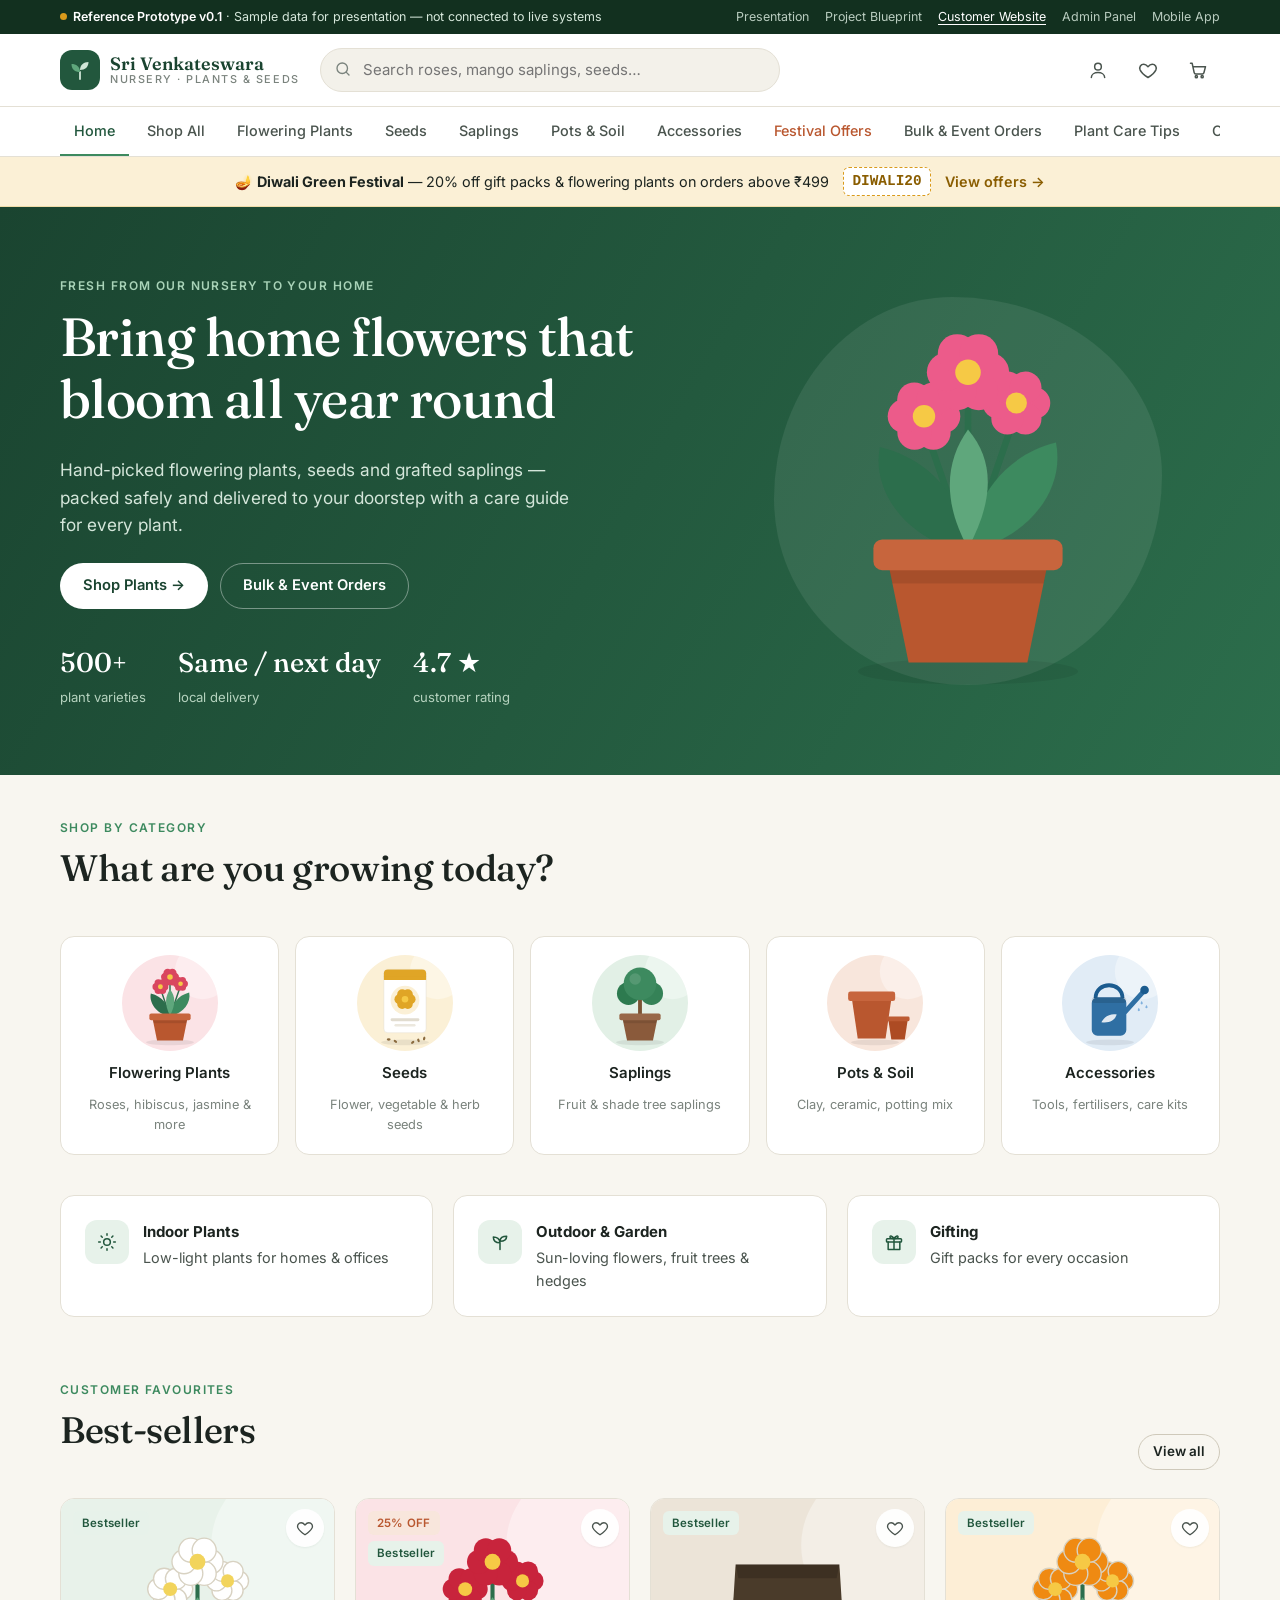
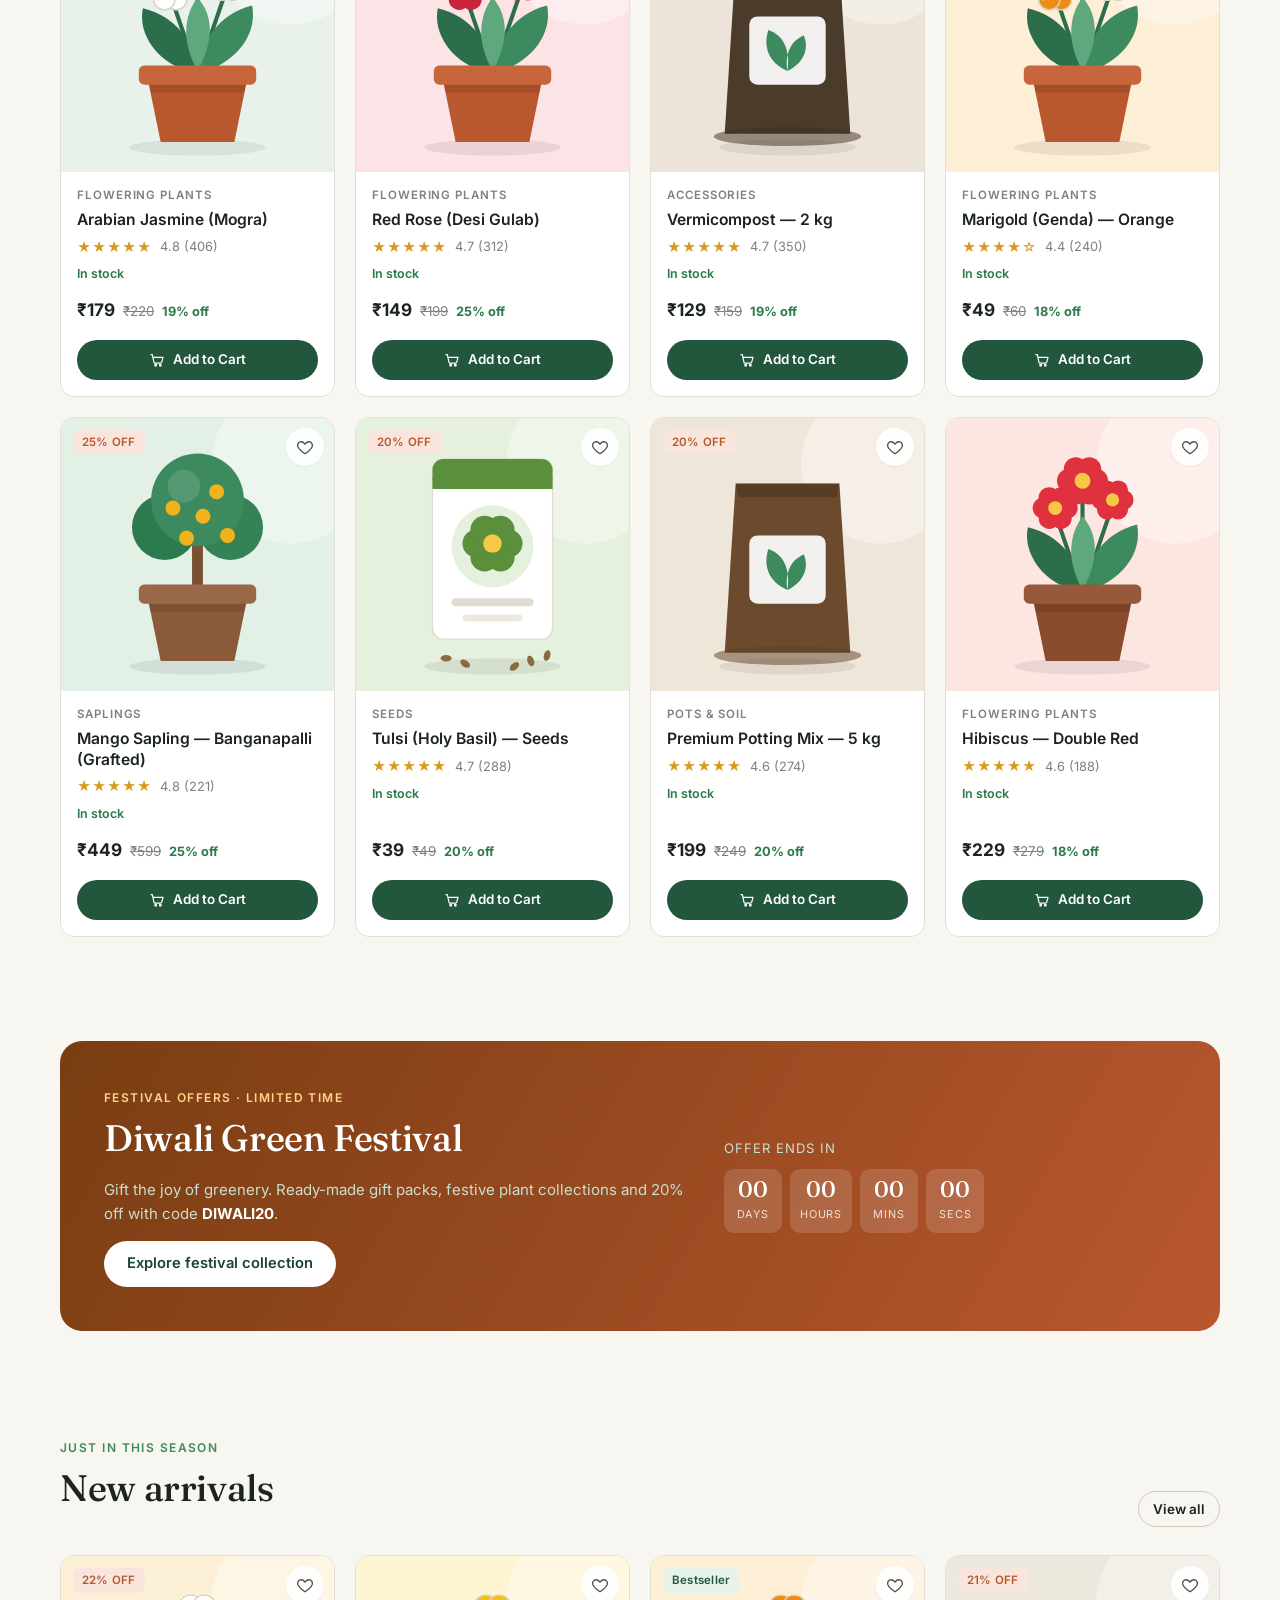
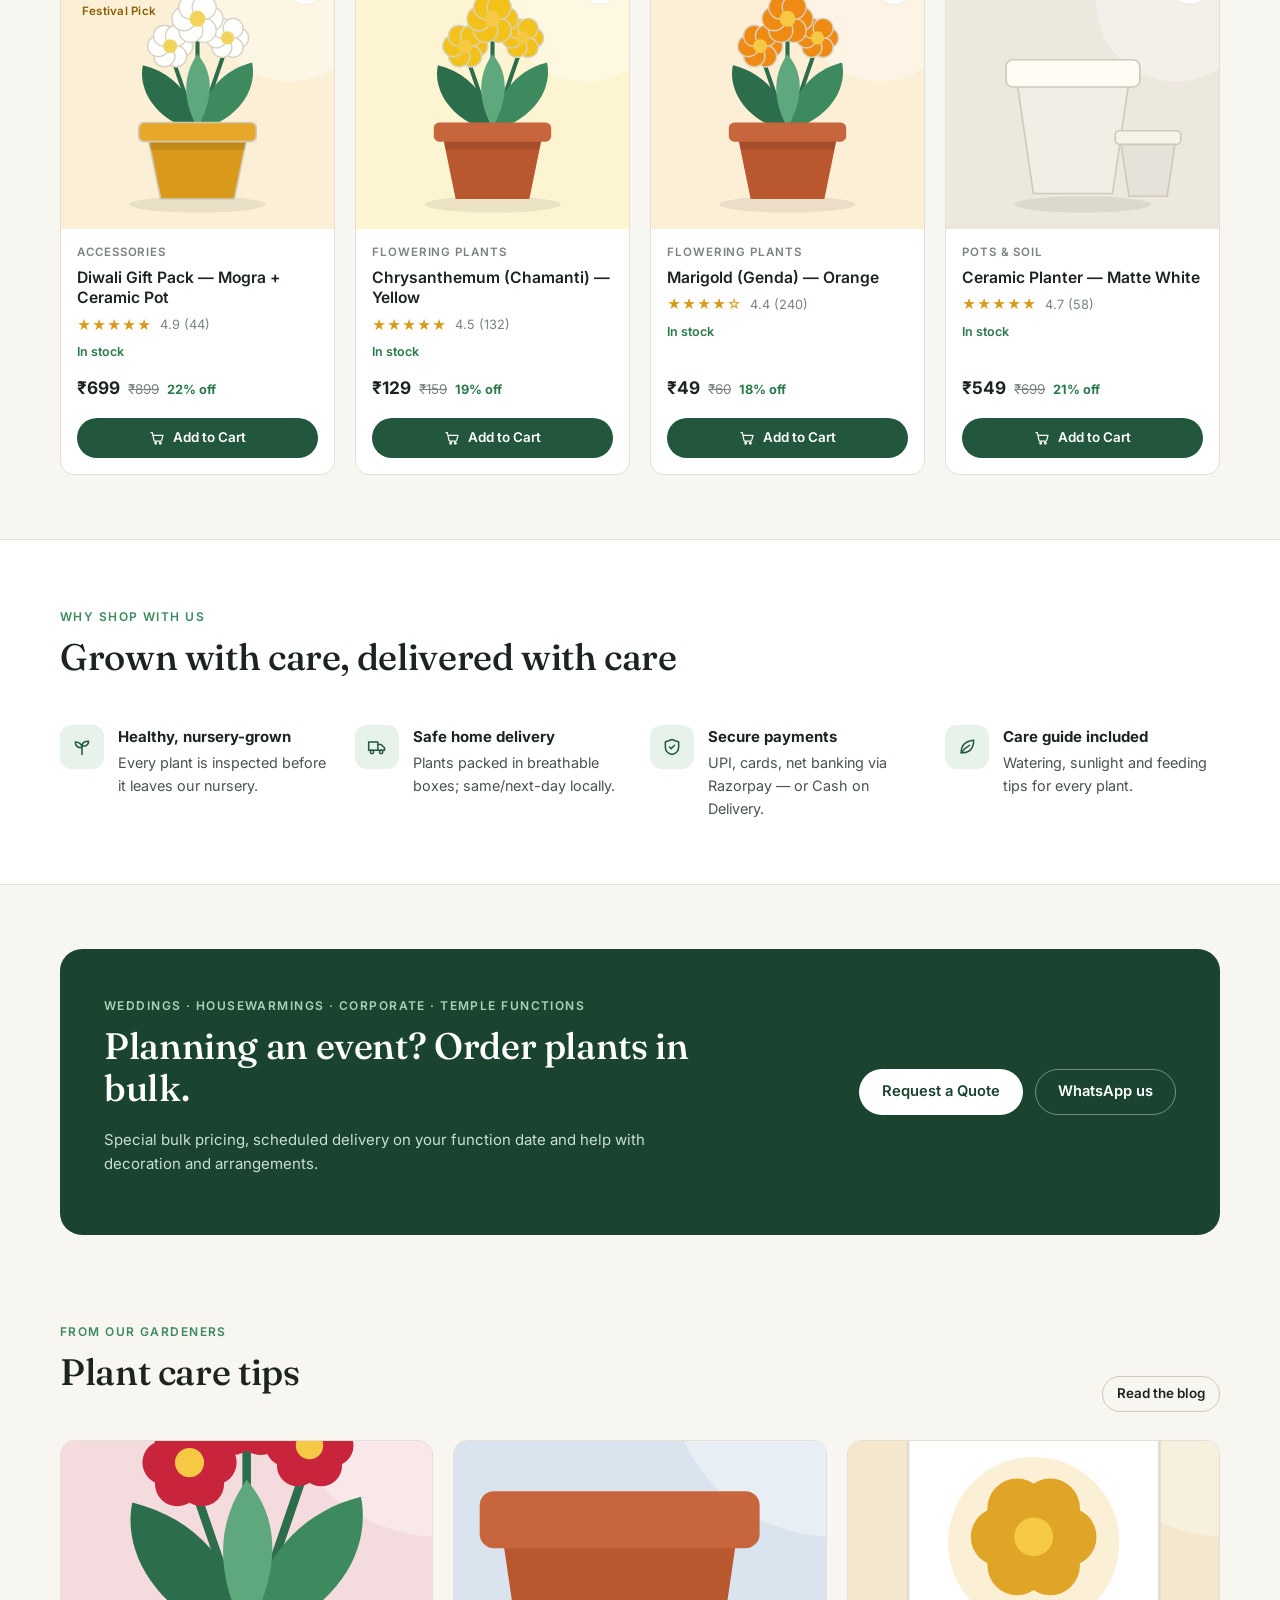
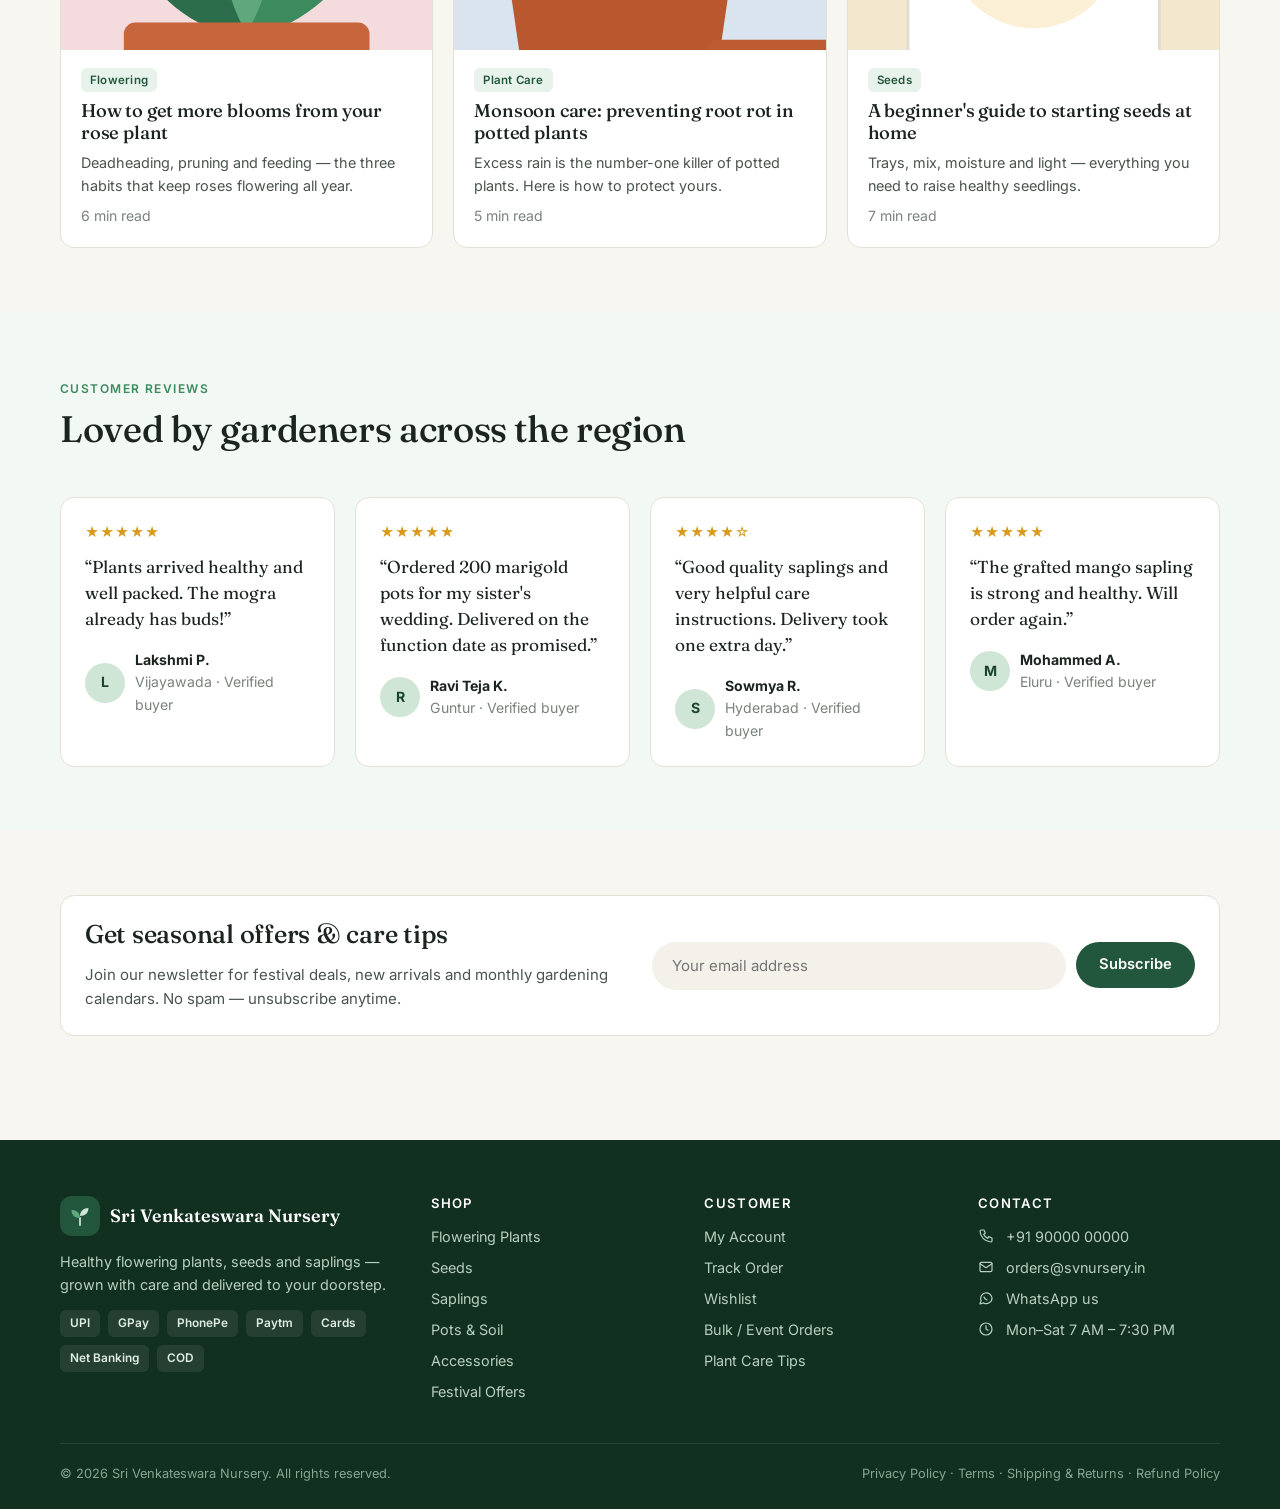
<file: home.html>
<!doctype html>
<html lang="en">
<head>
  <meta charset="utf-8">
  <meta name="viewport" content="width=device-width, initial-scale=1">
  <link rel="icon" href="data:image/svg+xml,%3Csvg xmlns=%22http://www.w3.org/2000/svg%22 viewBox=%220 0 24 24%22%3E%3Crect width=%2224%22 height=%2224%22 rx=%226%22 fill=%22%2322573d%22/%3E%3Cpath d=%22M12 20v-6%22 stroke=%22%23cfe5d6%22 stroke-width=%221.8%22 stroke-linecap=%22round%22/%3E%3Cpath d=%22M12 14C12 9 8.5 7 4.5 7c0 5 3 7 7.5 7Z%22 fill=%22%235fa77c%22/%3E%3Cpath d=%22M12 12c0-4.5 3-7 7.5-7 0 4.5-3 7-7.5 7Z%22 fill=%22%23cfe5d6%22/%3E%3C/svg%3E">
  <title>Sri Venkateswara Nursery — Flowering Plants, Seeds & Saplings</title>
  <meta name="description" content="Buy healthy flowering plants, seeds, saplings, pots and gardening accessories online with home delivery.">
  <link rel="preconnect" href="https://fonts.googleapis.com">
  <link rel="preconnect" href="https://fonts.gstatic.com" crossorigin>
  <link href="https://fonts.googleapis.com/css2?family=Fraunces:opsz,wght@9..144,400;9..144,500;9..144,600&family=Inter:wght@400;500;600;700&display=swap" rel="stylesheet">
  <link rel="stylesheet" href="assets/css/style.css">
</head>
<body>
  <div class="festival-strip"><div class="container">
    <span>🪔 <b>Diwali Green Festival</b> — 20% off gift packs & flowering plants on orders above ₹499</span>
    <code>DIWALI20</code><a href="offers.html" style="font-weight:600;color:#8a5d00">View offers →</a>
  </div></div>

  <main>
    <!-- 4.1 Hero banner -->
    <section class="hero">
      <div class="container">
        <div>
          <span class="eyebrow" style="color:#a9d3b8">Fresh from our nursery to your home</span>
          <h1>Bring home flowers that bloom all year round</h1>
          <p>Hand-picked flowering plants, seeds and grafted saplings — packed safely and delivered to your doorstep with a care guide for every plant.</p>
          <div class="flex wrap" style="margin-top:24px">
            <a href="shop.html" class="btn btn-light">Shop Plants →</a>
            <a href="bulk-orders.html" class="btn btn-outline" style="color:#fff;border-color:rgba(255,255,255,.4)">Bulk & Event Orders</a>
          </div>
          <div class="hero-stats">
            <div><b>500+</b><span>plant varieties</span></div>
            <div><b>Same / next day</b><span>local delivery</span></div>
            <div><b>4.7 ★</b><span>customer rating</span></div>
          </div>
        </div>
        <div class="hero-art"><div class="blob"></div><div id="heroArt"></div></div>
      </div>
    </section>

    <!-- 4.1 Quick category navigation -->
    <section class="section-sm">
      <div class="container">
        <div class="section-head"><div><span class="eyebrow">Shop by category</span><h2>What are you growing today?</h2></div></div>
        <div class="cats" id="cats"></div>
      </div>
    </section>

    <!-- Shop by occasion -->
    <section class="section-sm" style="padding-top:0">
      <div class="container">
        <div class="grid grid-3" id="occasions"></div>
      </div>
    </section>

    <!-- 4.1 Best-sellers -->
    <section class="section" style="padding-top:20px">
      <div class="container">
        <div class="section-head">
          <div><span class="eyebrow">Customer favourites</span><h2>Best-sellers</h2></div>
          <a href="shop.html?sort=popular" class="btn btn-outline btn-sm">View all</a>
        </div>
        <div class="products" id="best"></div>
      </div>
    </section>

    <!-- 4.10 Festival promo -->
    <section class="section-sm">
      <div class="container">
        <div class="cta-band gold">
          <div>
            <span class="eyebrow" style="color:#ffd58a">Festival Offers · Limited time</span>
            <h2>Diwali Green Festival</h2>
            <p>Gift the joy of greenery. Ready-made gift packs, festive plant collections and 20% off with code <b style="color:#fff">DIWALI20</b>.</p>
            <a href="offers.html" class="btn btn-light">Explore festival collection</a>
          </div>
          <div>
            <p style="margin-bottom:10px;font-size:.82rem;letter-spacing:.08em;text-transform:uppercase">Offer ends in</p>
            <div class="countdown" id="countdown"></div>
          </div>
        </div>
      </div>
    </section>

    <!-- 4.1 New arrivals -->
    <section class="section">
      <div class="container">
        <div class="section-head">
          <div><span class="eyebrow">Just in this season</span><h2>New arrivals</h2></div>
          <a href="shop.html?sort=newest" class="btn btn-outline btn-sm">View all</a>
        </div>
        <div class="products" id="newest"></div>
      </div>
    </section>

    <!-- Why us -->
    <section class="section" style="background:var(--surface);border-top:1px solid var(--line);border-bottom:1px solid var(--line)">
      <div class="container">
        <div class="section-head"><div><span class="eyebrow">Why shop with us</span><h2>Grown with care, delivered with care</h2></div></div>
        <div class="grid grid-4" id="why"></div>
      </div>
    </section>

    <!-- 4.9 Bulk CTA -->
    <section class="section">
      <div class="container">
        <div class="cta-band">
          <div>
            <span class="eyebrow" style="color:#a9d3b8">Weddings · Housewarmings · Corporate · Temple functions</span>
            <h2>Planning an event? Order plants in bulk.</h2>
            <p>Special bulk pricing, scheduled delivery on your function date and help with decoration and arrangements.</p>
          </div>
          <div class="flex wrap" style="justify-content:flex-end">
            <a href="bulk-orders.html" class="btn btn-light">Request a Quote</a>
            <a href="https://wa.me/919000000000" target="_blank" rel="noopener" class="btn btn-outline" style="color:#fff;border-color:rgba(255,255,255,.4)">WhatsApp us</a>
          </div>
        </div>
      </div>
    </section>

    <!-- 4.7 Care tips preview -->
    <section class="section" style="padding-top:20px">
      <div class="container">
        <div class="section-head">
          <div><span class="eyebrow">From our gardeners</span><h2>Plant care tips</h2></div>
          <a href="care-tips.html" class="btn btn-outline btn-sm">Read the blog</a>
        </div>
        <div class="grid grid-3" id="posts"></div>
      </div>
    </section>

    <!-- 4.1 Testimonials -->
    <section class="section" style="background:var(--leaf-50)">
      <div class="container">
        <div class="section-head"><div><span class="eyebrow">Customer reviews</span><h2>Loved by gardeners across the region</h2></div></div>
        <div class="grid grid-4" id="testi"></div>
      </div>
    </section>

    <!-- 4.1 Newsletter -->
    <section class="section">
      <div class="container">
        <div class="card card-pad" style="display:grid;grid-template-columns:1fr 1fr;gap:24px;align-items:center" id="newsCard">
          <div>
            <h3 style="font-size:1.6rem">Get seasonal offers & care tips</h3>
            <p class="muted" style="margin:0">Join our newsletter for festival deals, new arrivals and monthly gardening calendars. No spam — unsubscribe anytime.</p>
          </div>
          <form class="newsletter" id="newsForm">
            <input class="input" type="email" required placeholder="Your email address" style="background:var(--surface-2)" aria-label="Email address">
            <button class="btn btn-primary">Subscribe</button>
          </form>
        </div>
      </div>
    </section>
  </main>

  <script src="assets/js/data.js"></script>
  <script src="assets/js/app.js"></script>
  <script>
    renderLayout("home");
    document.getElementById("heroArt").innerHTML = plantArt({ kind: "flower", f: "#ec5b8a", bg: "none", pot: "#b9572f" });

    document.getElementById("cats").innerHTML = CATEGORIES.map((c) => {
      const n = PRODUCTS.filter((p) => p.cat === c.id).length;
      return `<a class="cat-tile" href="shop.html?cat=${c.id}"><span class="art">${plantArt(c.art)}</span><b>${c.name}</b><span>${c.blurb}</span></a>`;
    }).join("");

    // Shop by occasion
    const occ = [["indoor", "Indoor Plants", "Low-light plants for homes & offices", "sun"], ["outdoor", "Outdoor & Garden", "Sun-loving flowers, fruit trees & hedges", "sprout"], ["gifting", "Gifting", "Gift packs for every occasion", "gift"]];
    document.getElementById("occasions").innerHTML = occ.map(([id, t, d, ic]) =>
      `<a href="shop.html?occasion=${id}" class="card card-pad"><div class="feature"><span class="ico">${icon(ic)}</span><div><b>${t}</b><p>${d}</p></div></div></a>`).join("");

    document.getElementById("best").innerHTML = [...PRODUCTS].sort((a, b) => b.pop - a.pop).slice(0, 8).map(productCard).join("");
    document.getElementById("newest").innerHTML = [...PRODUCTS].sort((a, b) => b.added.localeCompare(a.added)).slice(0, 4).map(productCard).join("");

    document.getElementById("why").innerHTML = [
      ["sprout", "Healthy, nursery-grown", "Every plant is inspected before it leaves our nursery."],
      ["truck", "Safe home delivery", "Plants packed in breathable boxes; same/next-day locally."],
      ["shield", "Secure payments", "UPI, cards, net banking via Razorpay — or Cash on Delivery."],
      ["leaf", "Care guide included", "Watering, sunlight and feeding tips for every plant."],
    ].map(([i, t, d]) => `<div class="feature"><span class="ico">${icon(i)}</span><div><b>${t}</b><p>${d}</p></div></div>`).join("");

    document.getElementById("posts").innerHTML = POSTS.slice(0, 3).map((p) => `
      <a class="card post" href="care-tips.html?id=${p.id}"><div class="cover">${plantArt(p.art, 1)}</div>
      <div class="body"><span class="tag tag-green" style="align-self:flex-start">${p.cat}</span><h3>${p.title}</h3><p class="muted" style="margin:0;font-size:.9rem">${p.excerpt}</p><span class="subtle">${p.read} min read</span></div></a>`).join("");

    document.getElementById("testi").innerHTML = REVIEWS.map((r) => `
      <div class="card testi"><div class="stars" style="margin-bottom:10px">${starStr(r.rating)}</div><p>“${r.text}”</p>
      <div class="who"><span class="avatar">${r.name[0]}</span><div><b>${r.name}</b><div class="subtle">${r.city} · Verified buyer</div></div></div></div>`).join("");

    function tick() {
      const ms = Math.max(0, new Date(FESTIVALS[0].ends) - new Date());
      const parts = [[Math.floor(ms / 864e5), "Days"], [Math.floor(ms / 36e5) % 24, "Hours"], [Math.floor(ms / 6e4) % 60, "Mins"], [Math.floor(ms / 1e3) % 60, "Secs"]];
      document.getElementById("countdown").innerHTML = parts.map(([v, l]) => `<div><b>${String(v).padStart(2, "0")}</b><span>${l}</span></div>`).join("");
    }
    tick(); setInterval(tick, 1000);

    document.getElementById("newsForm").addEventListener("submit", (e) => {
      e.preventDefault();
      e.target.innerHTML = `<div class="notice green" style="width:100%">${icon("check")} <span>Thank you! You're subscribed. A welcome coupon <b>WELCOME10</b> has been sent to your email.</span></div>`;
    });
  </script>
  <style>@media (max-width:860px){#newsCard{grid-template-columns:1fr!important}}</style>
</body>
</html>
</file>
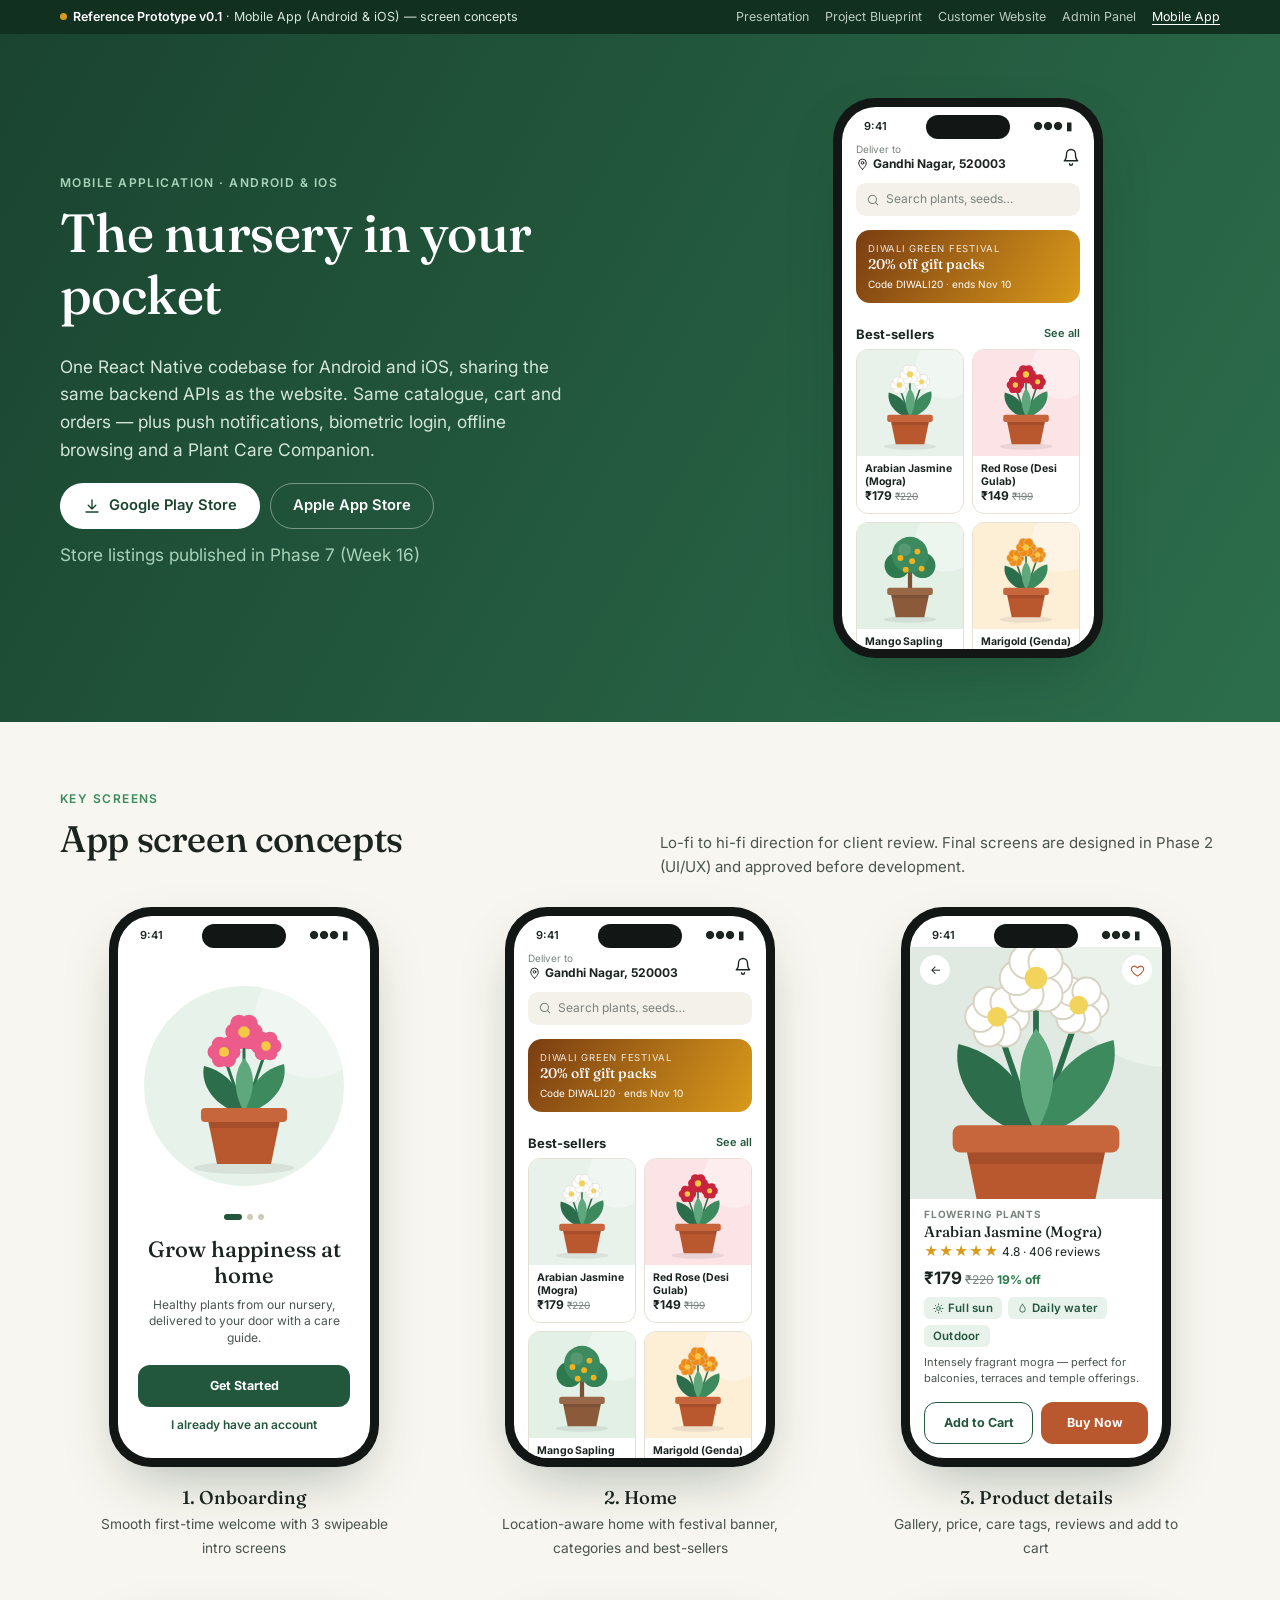
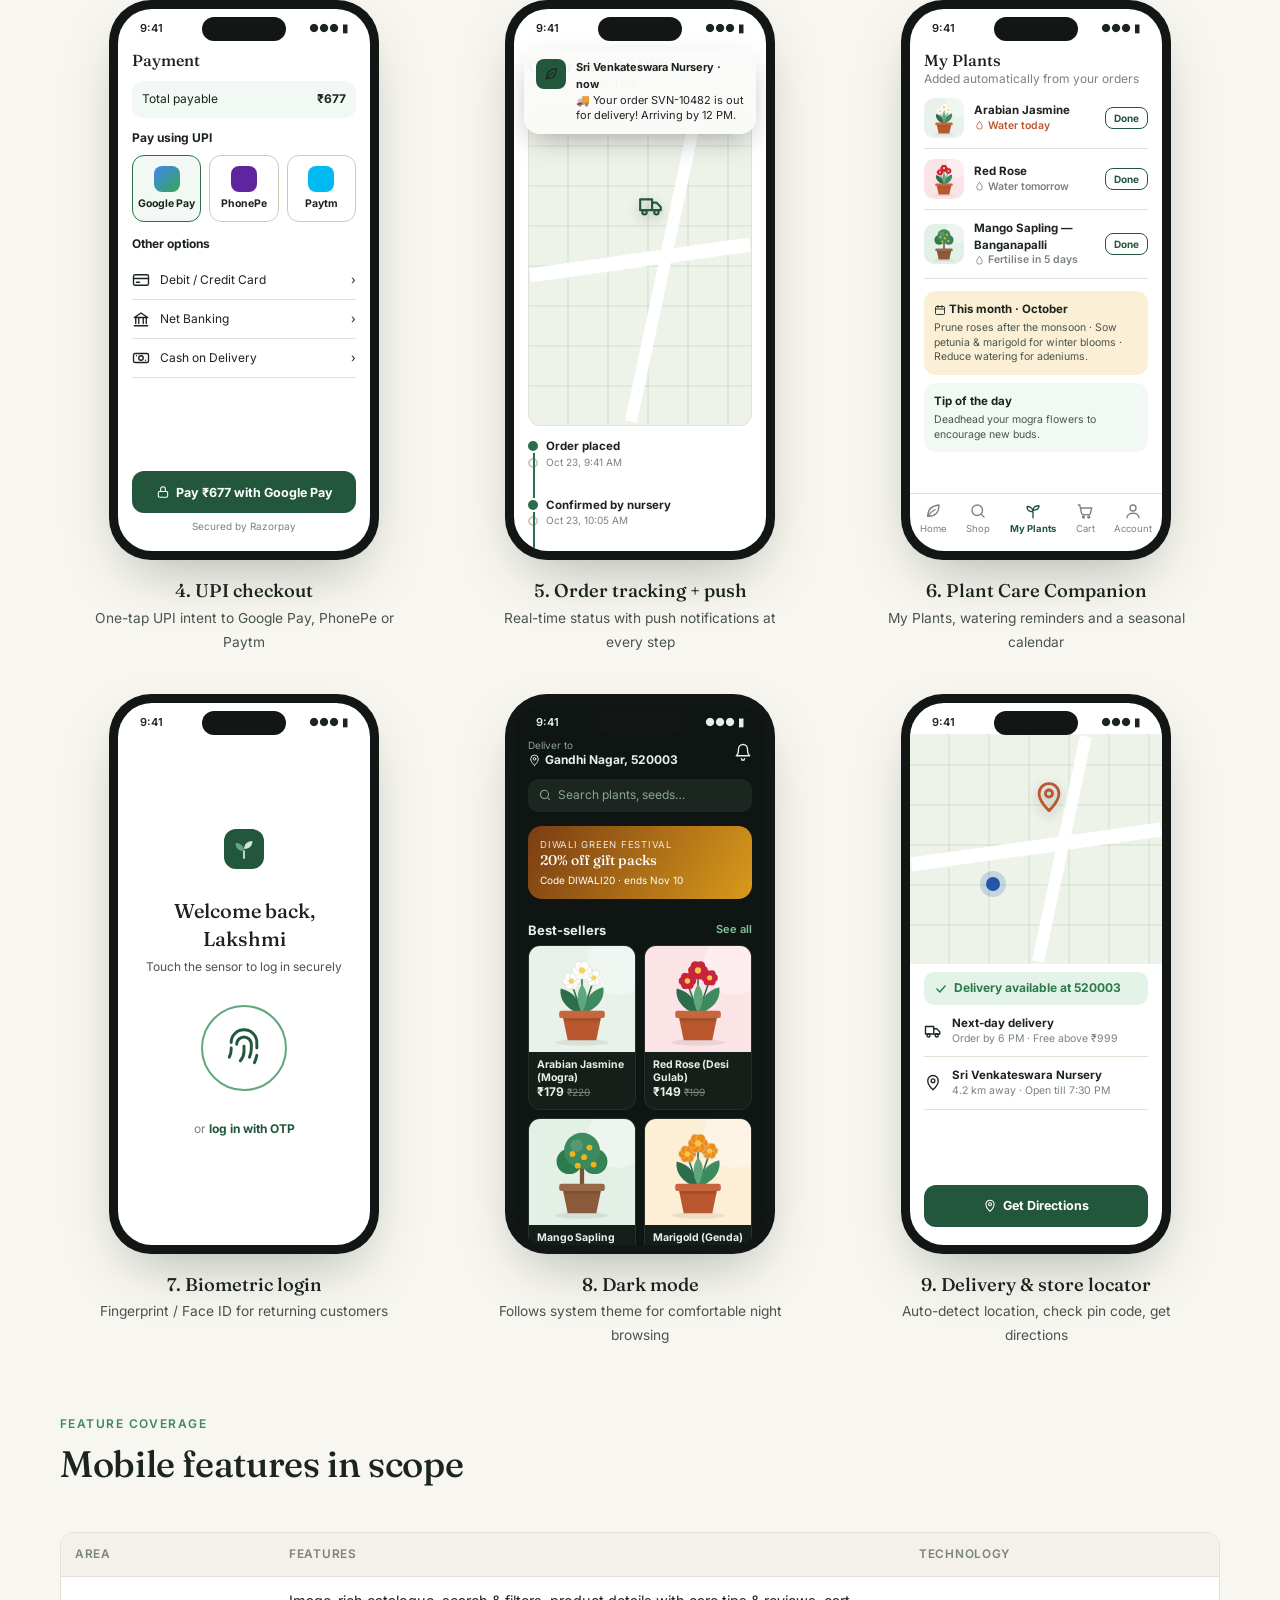
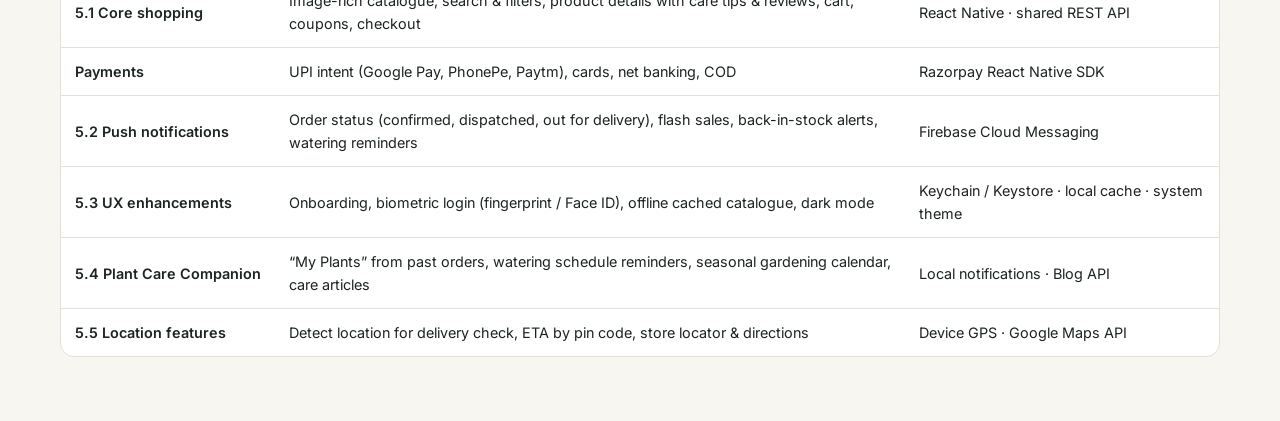
<file: mobile-app.html>
<!doctype html>
<html lang="en">
<head>
  <meta charset="utf-8">
  <meta name="viewport" content="width=device-width, initial-scale=1">
  <link rel="icon" href="data:image/svg+xml,%3Csvg xmlns=%22http://www.w3.org/2000/svg%22 viewBox=%220 0 24 24%22%3E%3Crect width=%2224%22 height=%2224%22 rx=%226%22 fill=%22%2322573d%22/%3E%3Cpath d=%22M12 20v-6%22 stroke=%22%23cfe5d6%22 stroke-width=%221.8%22 stroke-linecap=%22round%22/%3E%3Cpath d=%22M12 14C12 9 8.5 7 4.5 7c0 5 3 7 7.5 7Z%22 fill=%22%235fa77c%22/%3E%3Cpath d=%22M12 12c0-4.5 3-7 7.5-7 0 4.5-3 7-7.5 7Z%22 fill=%22%23cfe5d6%22/%3E%3C/svg%3E">
  <title>Mobile App Preview — Sri Venkateswara Nursery</title>
  <link rel="preconnect" href="https://fonts.googleapis.com">
  <link rel="preconnect" href="https://fonts.gstatic.com" crossorigin>
  <link href="https://fonts.googleapis.com/css2?family=Fraunces:opsz,wght@9..144,400;9..144,500;9..144,600&family=Inter:wght@400;500;600;700&display=swap" rel="stylesheet">
  <link rel="stylesheet" href="assets/css/style.css">
  <style>
    .phones { display: grid; grid-template-columns: repeat(auto-fill, minmax(280px, 1fr)); gap: 40px 28px; justify-items: center; }
    .ph-wrap { display: flex; flex-direction: column; align-items: center; gap: 16px; max-width: 300px; }
    .ph-cap { text-align: center; }
    .ph-cap b { display: block; font-family: var(--font-display); font-size: 1.15rem; font-weight: 500; }
    .ph-cap span { font-size: .86rem; color: var(--ink-2); }
    .phone { width: 270px; height: 560px; border-radius: 42px; background: #121614; padding: 9px; box-shadow: var(--shadow-lg); position: relative; flex-shrink: 0; }
    .scr { width: 100%; height: 100%; border-radius: 34px; overflow: hidden; background: #fff; position: relative; display: flex; flex-direction: column; font-size: 12px; line-height: 1.4; color: var(--ink); }
    .scr.dark { background: #0f1512; color: #e6efe9; }
    .notch { position: absolute; top: 8px; left: 50%; transform: translateX(-50%); width: 84px; height: 24px; background: #121614; border-radius: 14px; z-index: 5; }
    .sbar { display: flex; justify-content: space-between; padding: 12px 22px 4px; font-weight: 600; font-size: 11px; }
    .sp { padding: 8px 14px; }
    .m-search { display: flex; align-items: center; gap: 6px; background: var(--surface-2); border-radius: 10px; padding: 8px 10px; color: var(--ink-3); }
    .dark .m-search { background: #1c2621; color: #8aa396; }
    .m-cats { display: flex; gap: 10px; overflow: hidden; padding: 4px 14px; }
    .m-cats div { display: flex; flex-direction: column; align-items: center; gap: 4px; font-size: 10px; flex-shrink: 0; width: 50px; text-align: center; }
    .m-cats span { width: 46px; height: 46px; border-radius: 50%; overflow: hidden; display: block; }
    .m-grid { display: grid; grid-template-columns: 1fr 1fr; gap: 8px; padding: 6px 14px; }
    .m-card { border: 1px solid var(--line); border-radius: 12px; overflow: hidden; background: #fff; }
    .dark .m-card { border-color: #24302a; background: #161e1a; }
    .m-card .img { aspect-ratio: 1/1; }
    .m-card .t { padding: 6px 8px 8px; }
    .m-card .t b { display: block; font-size: 10.5px; line-height: 1.25; height: 26px; overflow: hidden; }
    .tabbar { margin-top: auto; display: flex; justify-content: space-around; border-top: 1px solid var(--line); padding: 8px 0 16px; font-size: 9.5px; color: var(--ink-3); }
    .dark .tabbar { border-color: #24302a; }
    .tabbar div { display: flex; flex-direction: column; align-items: center; gap: 2px; }
    .tabbar .on { color: var(--forest-700); font-weight: 700; }
    .dark .tabbar .on { color: #7fc49a; }
    .m-btn { display: flex; align-items: center; justify-content: center; gap: 6px; background: var(--forest-700); color: #fff; border-radius: 12px; height: 42px; font-weight: 700; font-size: 12.5px; }
    .m-banner { margin: 6px 14px; border-radius: 14px; padding: 12px; color: #fff; background: linear-gradient(120deg, #7a3d12, #d99a1b); }
    .push { position: absolute; top: 40px; left: 10px; right: 10px; background: rgba(250,250,248,.97); border-radius: 16px; padding: 10px 12px; box-shadow: 0 10px 30px -8px rgba(0,0,0,.35); display: flex; gap: 10px; z-index: 4; animation: drop 3.6s ease infinite; }
    .push .ic { width: 30px; height: 30px; border-radius: 8px; background: var(--forest-700); display: grid; place-items: center; flex-shrink: 0; }
    @keyframes drop { 0%, 8% { transform: translateY(-120%); opacity: 0; } 16%, 80% { transform: none; opacity: 1; } 92%, 100% { transform: translateY(-120%); opacity: 0; } }
    .row-i { display: flex; align-items: center; gap: 10px; padding: 10px 0; border-bottom: 1px solid var(--line); }
    .dark .row-i { border-color: #24302a; }
    .row-i .th { width: 40px; height: 40px; border-radius: 10px; overflow: hidden; flex-shrink: 0; }
    .upi { display: grid; grid-template-columns: repeat(3, 1fr); gap: 8px; }
    .upi div { border: 1px solid var(--line-strong); border-radius: 12px; padding: 10px 4px; text-align: center; font-weight: 700; font-size: 10.5px; }
    .upi div.sel { border-color: var(--forest-600); background: var(--leaf-50); }
    .upi i { display: block; width: 26px; height: 26px; border-radius: 8px; margin: 0 auto 5px; }
    .vtl { position: relative; padding-left: 18px; }
    .vtl div { position: relative; padding-bottom: 14px; }
    .vtl div::before { content: ""; position: absolute; left: -18px; top: 3px; width: 10px; height: 10px; border-radius: 50%; background: #fff; border: 2px solid var(--line-strong); }
    .vtl div::after { content: ""; position: absolute; left: -13px; top: 15px; bottom: -1px; width: 2px; background: var(--line-strong); }
    .vtl div:last-child::after { display: none; }
    .vtl div.on::before { background: var(--forest-600); border-color: var(--forest-600); }
    .vtl div.on::after { background: var(--forest-600); }
    .fp { width: 86px; height: 86px; border-radius: 50%; border: 2px solid var(--leaf-400); display: grid; place-items: center; color: var(--forest-700); margin: 0 auto; animation: pulse 2s ease infinite; }
    @keyframes pulse { 50% { box-shadow: 0 0 0 12px rgba(95,167,124,.18); } }
    .dots { display: flex; gap: 5px; justify-content: center; }
    .dots i { width: 6px; height: 6px; border-radius: 3px; background: var(--line-strong); }
    .dots i.on { width: 18px; background: var(--forest-700); }
    .feat-table td:first-child { font-weight: 600; white-space: nowrap; }
  </style>
</head>
<body>
  <div class="proto-ribbon"><div class="container">
    <span><span class="dot-live"></span><strong>Reference Prototype v0.1</strong> · Mobile App (Android & iOS) — screen concepts</span>
    <nav><a href="index.html">Presentation</a><a href="overview.html">Project Blueprint</a><a href="home.html">Customer Website</a><a href="admin.html">Admin Panel</a><a href="mobile-app.html" class="active">Mobile App</a></nav>
  </div></div>

  <section class="hero"><div class="container">
    <div>
      <span class="eyebrow" style="color:#a9d3b8">Mobile Application · Android & iOS</span>
      <h1>The nursery in your pocket</h1>
      <p>One React Native codebase for Android and iOS, sharing the same backend APIs as the website. Same catalogue, cart and orders — plus push notifications, biometric login, offline browsing and a Plant Care Companion.</p>
      <div class="flex wrap" style="margin-top:20px;gap:10px">
        <span class="btn btn-light" style="cursor:default">Google Play Store</span>
        <span class="btn btn-outline" style="color:#fff;border-color:rgba(255,255,255,.4);cursor:default">Apple App Store</span>
      </div>
      <p class="subtle" style="color:#a9d3b8;margin-top:12px">Store listings published in Phase 7 (Week 16)</p>
    </div>
    <div style="justify-self:center" id="heroPhone"></div>
  </div></section>

  <main class="section">
    <div class="container">
      <div class="section-head"><div><span class="eyebrow">Key screens</span><h2>App screen concepts</h2></div><p class="muted">Lo-fi to hi-fi direction for client review. Final screens are designed in Phase 2 (UI/UX) and approved before development.</p></div>
      <div class="phones" id="phones"></div>

      <section class="section" style="padding-bottom:0">
        <div class="section-head"><div><span class="eyebrow">Feature coverage</span><h2>Mobile features in scope</h2></div></div>
        <div class="card table-wrap"><table class="tbl feat-table">
          <thead><tr><th>Area</th><th>Features</th><th>Technology</th></tr></thead>
          <tbody>
            <tr><td>5.1 Core shopping</td><td>Image-rich catalogue, search & filters, product details with care tips & reviews, cart, coupons, checkout</td><td>React Native · shared REST API</td></tr>
            <tr><td>Payments</td><td>UPI intent (Google Pay, PhonePe, Paytm), cards, net banking, COD</td><td>Razorpay React Native SDK</td></tr>
            <tr><td>5.2 Push notifications</td><td>Order status (confirmed, dispatched, out for delivery), flash sales, back-in-stock alerts, watering reminders</td><td>Firebase Cloud Messaging</td></tr>
            <tr><td>5.3 UX enhancements</td><td>Onboarding, biometric login (fingerprint / Face ID), offline cached catalogue, dark mode</td><td>Keychain / Keystore · local cache · system theme</td></tr>
            <tr><td>5.4 Plant Care Companion</td><td>“My Plants” from past orders, watering schedule reminders, seasonal gardening calendar, care articles</td><td>Local notifications · Blog API</td></tr>
            <tr><td>5.5 Location features</td><td>Detect location for delivery check, ETA by pin code, store locator & directions</td><td>Device GPS · Google Maps API</td></tr>
          </tbody></table></div>
      </section>
    </div>
  </main>

  <script src="assets/js/data.js"></script>
  <script src="assets/js/app.js"></script>
  <script>
    const P = (id) => byId(id) || PRODUCTS[0];
    const sbar = (dark) => `<div class="notch"></div><div class="sbar"><span>9:41</span><span>●●● ▮</span></div>`;
    const tabs = (on = 0) => `<div class="tabbar">${[["leaf", "Home"], ["search", "Shop"], ["sprout", "My Plants"], ["cart", "Cart"], ["user", "Account"]].map(([i, l], k) => `<div class="${k === on ? "on" : ""}">${icon(i, 18)}${l}</div>`).join("")}</div>`;
    const mcard = (p) => `<div class="m-card"><div class="img">${plantArt(p.art)}</div><div class="t"><b>${esc(p.name)}</b><span style="font-weight:700">${inr(p.price)}</span> <span style="text-decoration:line-through;color:var(--ink-3);font-size:10px">${inr(p.mrp)}</span></div></div>`;
    const home = (dark) => `${sbar()}
      <div class="sp flex between" style="padding-top:4px"><div><div style="font-size:10px;color:${dark ? "#8aa396" : "var(--ink-3)"}">Deliver to</div><b class="flex" style="gap:4px">${icon("pin", 13)} Gandhi Nagar, 520003</b></div><span>${icon("bell", 18)}</span></div>
      <div class="sp" style="padding-top:2px"><div class="m-search">${icon("search", 14)} Search plants, seeds…</div></div>
      <div class="m-banner"><div style="font-size:9.5px;opacity:.85;letter-spacing:.08em;text-transform:uppercase">Diwali Green Festival</div><b style="font-size:14px;font-family:var(--font-display);font-weight:500">20% off gift packs</b><div style="font-size:10px;margin-top:2px">Code DIWALI20 · ends Nov 10</div></div>
      <div class="m-cats">${CATEGORIES.map((c) => `<div><span>${plantArt(c.art)}</span>${c.name.split(" ")[0]}</div>`).join("")}</div>
      <div class="sp flex between" style="padding-bottom:0"><b style="font-size:13px">Best-sellers</b><span style="color:${dark ? "#7fc49a" : "var(--forest-700)"};font-weight:600;font-size:11px">See all</span></div>
      <div class="m-grid">${[103, 101, 301, 105].map((i) => mcard(P(i))).join("")}</div>${tabs(0)}`;

    const screens = [
      ["Onboarding", "Smooth first-time welcome with 3 swipeable intro screens", `${sbar()}
        <div style="flex:1;display:flex;flex-direction:column;padding:10px 20px 24px">
          <div style="flex:1;display:grid;place-items:center"><div style="width:200px;height:200px;border-radius:50%;overflow:hidden">${plantArt({ kind: "flower", f: "#ec5b8a", bg: "#e7f2ea", pot: "#b9572f" })}</div></div>
          <div class="dots" style="margin-bottom:16px"><i class="on"></i><i></i><i></i></div>
          <b style="font-family:var(--font-display);font-size:22px;font-weight:500;line-height:1.2;text-align:center">Grow happiness at home</b>
          <p style="text-align:center;color:var(--ink-2);margin:8px 0 18px">Healthy plants from our nursery, delivered to your door with a care guide.</p>
          <div class="m-btn">Get Started</div><div style="text-align:center;margin-top:10px;font-weight:600;color:var(--forest-700)">I already have an account</div></div>`],
      ["Home", "Location-aware home with festival banner, categories and best-sellers", home(false)],
      ["Product details", "Gallery, price, care tags, reviews and add to cart", (() => { const p = P(103); return `${sbar()}
        <div style="aspect-ratio:1/0.85;position:relative">${plantArt(p.art, 1)}<div style="position:absolute;top:8px;left:10px;right:10px;display:flex;justify-content:space-between"><span style="background:#fff;border-radius:50%;width:30px;height:30px;display:grid;place-items:center">←</span><span style="background:#fff;border-radius:50%;width:30px;height:30px;display:grid;place-items:center;color:var(--terracotta)">${icon("heart", 15)}</span></div></div>
        <div class="sp"><div style="font-size:10px;color:var(--ink-3);text-transform:uppercase;letter-spacing:.08em;font-weight:700">Flowering Plants</div>
        <b style="font-size:15px;font-family:var(--font-display);font-weight:500">${p.name}</b>
        <div><span class="stars">★★★★★</span> ${p.rating} · ${p.reviews} reviews</div>
        <div style="margin:6px 0"><b style="font-size:17px">${inr(p.price)}</b> <span style="text-decoration:line-through;color:var(--ink-3)">${inr(p.mrp)}</span> <span style="color:var(--ok);font-weight:700">${pctOff(p)}% off</span></div>
        <div class="flex" style="gap:6px;flex-wrap:wrap;margin-bottom:8px"><span class="tag tag-green">${icon("sun", 11)} Full sun</span><span class="tag tag-green">${icon("drop", 11)} Daily water</span><span class="tag tag-green">Outdoor</span></div>
        <p style="color:var(--ink-2);margin:0;font-size:11px">${p.desc}</p></div>
        <div class="sp" style="margin-top:auto;padding-bottom:18px;display:flex;gap:8px"><div class="m-btn" style="flex:1;background:#fff;color:var(--forest-700);border:1.5px solid var(--forest-700)">Add to Cart</div><div class="m-btn" style="flex:1;background:var(--terracotta)">Buy Now</div></div>`; })()],
      ["UPI checkout", "One-tap UPI intent to Google Pay, PhonePe or Paytm", `${sbar()}
        <div class="sp"><b style="font-size:16px;font-family:var(--font-display);font-weight:500">Payment</b>
        <div style="background:var(--leaf-50);border-radius:12px;padding:10px;margin:10px 0;display:flex;justify-content:space-between"><span>Total payable</span><b>${inr(677)}</b></div>
        <div style="font-weight:700;margin:12px 0 8px">Pay using UPI</div>
        <div class="upi"><div class="sel"><i style="background:linear-gradient(135deg,#4285f4,#34a853)"></i>Google Pay</div><div><i style="background:#5f259f"></i>PhonePe</div><div><i style="background:#00baf2"></i>Paytm</div></div>
        <div style="font-weight:700;margin:14px 0 8px">Other options</div>
        ${[["card", "Debit / Credit Card"], ["bank", "Net Banking"], ["cash", "Cash on Delivery"]].map(([i, l]) => `<div class="row-i">${icon(i, 18)}<span style="flex:1">${l}</span>›</div>`).join("")}</div>
        <div class="sp" style="margin-top:auto;padding-bottom:18px"><div class="m-btn">${icon("lock", 14)} Pay ${inr(677)} with Google Pay</div><div style="text-align:center;font-size:10px;color:var(--ink-3);margin-top:6px">Secured by Razorpay</div></div>`],
      ["Order tracking + push", "Real-time status with push notifications at every step", `${sbar()}
        <div class="push"><span class="ic">${icon("leaf", 16)}</span><div style="color:var(--ink)"><b style="font-size:11px">Sri Venkateswara Nursery · now</b><div style="font-size:11px">🚚 Your order SVN-10482 is out for delivery! Arriving by 12 PM.</div></div></div>
        <div class="sp" style="margin-top:6px"><b style="font-size:16px;font-family:var(--font-display);font-weight:500">Order SVN-10482</b><div style="color:var(--ink-3)">3 items · ${inr(677)} · UPI</div>
        <div style="border-radius:12px;overflow:hidden;height:110px;margin:12px 0" class="map-ph"><div class="road1"></div><div class="road2"></div><div class="pin" style="color:var(--forest-700)">${icon("truck", 26, 2)}</div></div>
        <div class="vtl">${[["Order placed", "Oct 23, 9:41 AM", 1], ["Confirmed by nursery", "Oct 23, 10:05 AM", 1], ["Packed & dispatched", "Oct 24, 8:10 AM", 1], ["Out for delivery", "Oct 24, 9:30 AM", 1], ["Delivered", "Expected by 12 PM", 0]].map(([t, d, on]) => `<div class="${on ? "on" : ""}"><b style="font-size:11.5px">${t}</b><div style="color:var(--ink-3);font-size:10px">${d}</div></div>`).join("")}</div></div>${tabs(4)}`],
      ["Plant Care Companion", "My Plants, watering reminders and a seasonal calendar", `${sbar()}
        <div class="sp"><b style="font-size:16px;font-family:var(--font-display);font-weight:500">My Plants</b><div style="color:var(--ink-3)">Added automatically from your orders</div>
        ${[[103, "Water today", "var(--terracotta)"], [101, "Water tomorrow", "var(--ink-3)"], [301, "Fertilise in 5 days", "var(--ink-3)"]].map(([id, t, c]) => `<div class="row-i"><span class="th">${plantArt(P(id).art)}</span><div style="flex:1"><b style="font-size:11.5px">${P(id).name.split("(")[0]}</b><div style="color:${c};font-weight:600;font-size:10.5px">${icon("drop", 11)} ${t}</div></div><span style="border:1.5px solid var(--forest-700);color:var(--forest-700);border-radius:8px;padding:3px 8px;font-weight:700;font-size:10px">Done</span></div>`).join("")}
        <div style="background:var(--marigold-100);border-radius:12px;padding:10px;margin-top:12px"><b style="font-size:11.5px">${icon("calendar", 12)} This month · October</b><div style="font-size:10.5px;color:var(--ink-2);margin-top:3px">Prune roses after the monsoon · Sow petunia & marigold for winter blooms · Reduce watering for adeniums.</div></div>
        <div style="background:var(--leaf-50);border-radius:12px;padding:10px;margin-top:8px"><b style="font-size:11.5px">Tip of the day</b><div style="font-size:10.5px;color:var(--ink-2);margin-top:3px">Deadhead your mogra flowers to encourage new buds.</div></div></div>${tabs(2)}`],
      ["Biometric login", "Fingerprint / Face ID for returning customers", `${sbar()}
        <div style="flex:1;display:flex;flex-direction:column;justify-content:center;padding:20px;text-align:center">
          <div class="brand" style="justify-content:center;margin-bottom:28px">${BRAND_MARK}</div>
          <b style="font-family:var(--font-display);font-size:20px;font-weight:500">Welcome back, Lakshmi</b>
          <p style="color:var(--ink-2);margin:6px 0 30px">Touch the sensor to log in securely</p>
          <div class="fp">${icon("fingerprint", 44, 1.6)}</div>
          <p style="color:var(--ink-3);margin-top:30px">or <b style="color:var(--forest-700)">log in with OTP</b></p></div>`],
      ["Dark mode", "Follows system theme for comfortable night browsing", `<div class="scr dark" style="border-radius:0">${home(true)}</div>`],
      ["Delivery & store locator", "Auto-detect location, check pin code, get directions", `${sbar()}
        <div class="map-ph" style="height:230px;border-radius:0;border:0;min-height:0"><div class="road1"></div><div class="road2"></div><div class="pin">${icon("map", 34, 2)}</div>
          <div style="position:absolute;left:30%;top:62%;width:14px;height:14px;border-radius:50%;background:#2457a6;box-shadow:0 0 0 6px rgba(36,87,166,.2)"></div></div>
        <div class="sp"><div style="background:var(--ok-bg);color:var(--ok);border-radius:10px;padding:8px 10px;font-weight:700;display:flex;gap:6px;align-items:center">${icon("check", 14, 2.4)} Delivery available at 520003</div>
        <div class="row-i">${icon("truck", 18)}<div><b style="font-size:11.5px">Next-day delivery</b><div style="color:var(--ink-3);font-size:10.5px">Order by 6 PM · Free above ₹999</div></div></div>
        <div class="row-i">${icon("map", 18)}<div><b style="font-size:11.5px">Sri Venkateswara Nursery</b><div style="color:var(--ink-3);font-size:10.5px">4.2 km away · Open till 7:30 PM</div></div></div></div>
        <div class="sp" style="margin-top:auto;padding-bottom:18px"><div class="m-btn">${icon("map", 14)} Get Directions</div></div>`],
    ];

    document.getElementById("phones").innerHTML = screens.map(([t, d, html], i) => `<div class="ph-wrap"><div class="phone"><div class="scr ${t === "Dark mode" ? "dark" : ""}">${t === "Dark mode" ? home(true) : html}</div></div><div class="ph-cap"><b>${i + 1}. ${t}</b><span>${d}</span></div></div>`).join("");
    document.getElementById("heroPhone").innerHTML = `<div class="phone"><div class="scr">${home(false)}</div></div>`;
    document.querySelector(".hero .btn-light").innerHTML = icon("download", 18) + " Google Play Store";

    // ?embed=N renders a single screen edge-to-edge (used inside phone frames on the presentation page)
    if (qs("embed") !== null) {
      const [t, , html] = screens[+qs("embed")] || screens[1];
      document.body.innerHTML = `<div class="scr ${t === "Dark mode" ? "dark" : ""}" style="border-radius:0;height:100vh">${t === "Dark mode" ? home(true) : html}</div>`;
      document.body.style.background = "#fff";
    }
  </script>
</body>
</html>
</file>
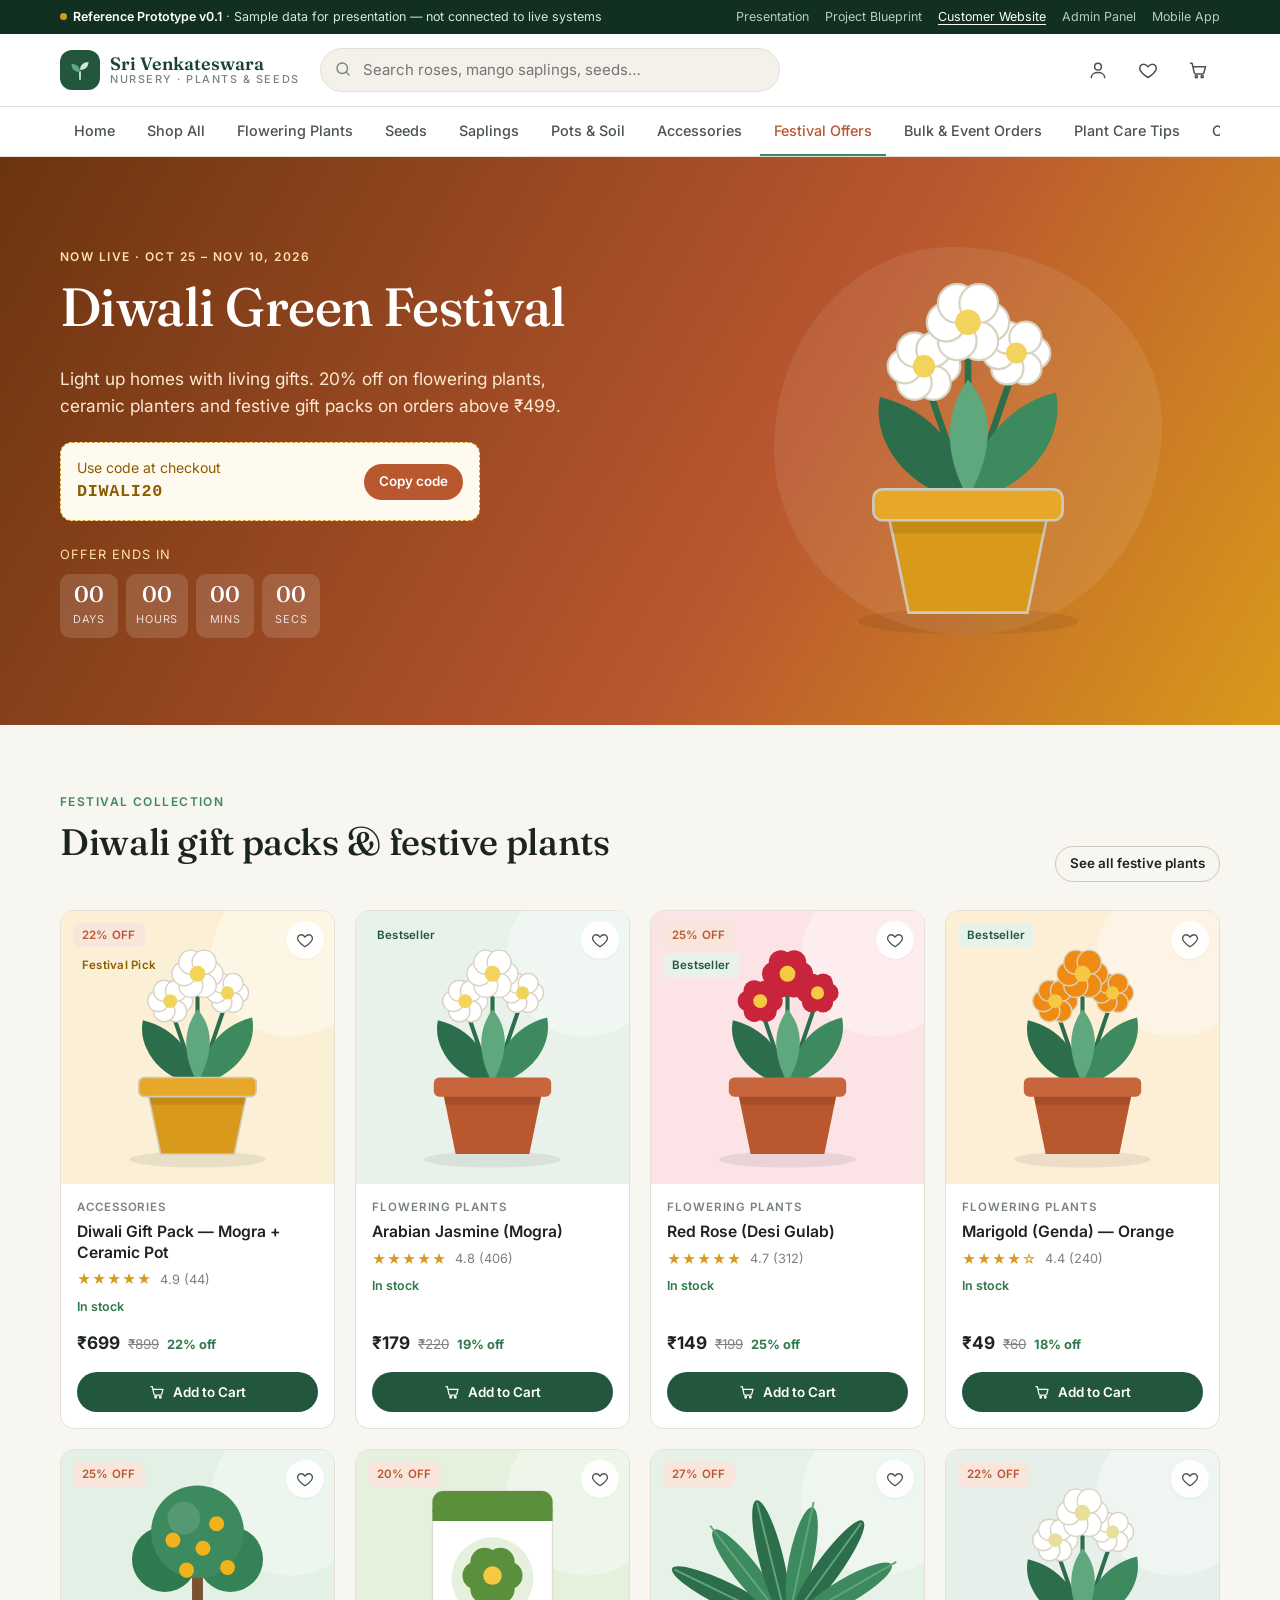
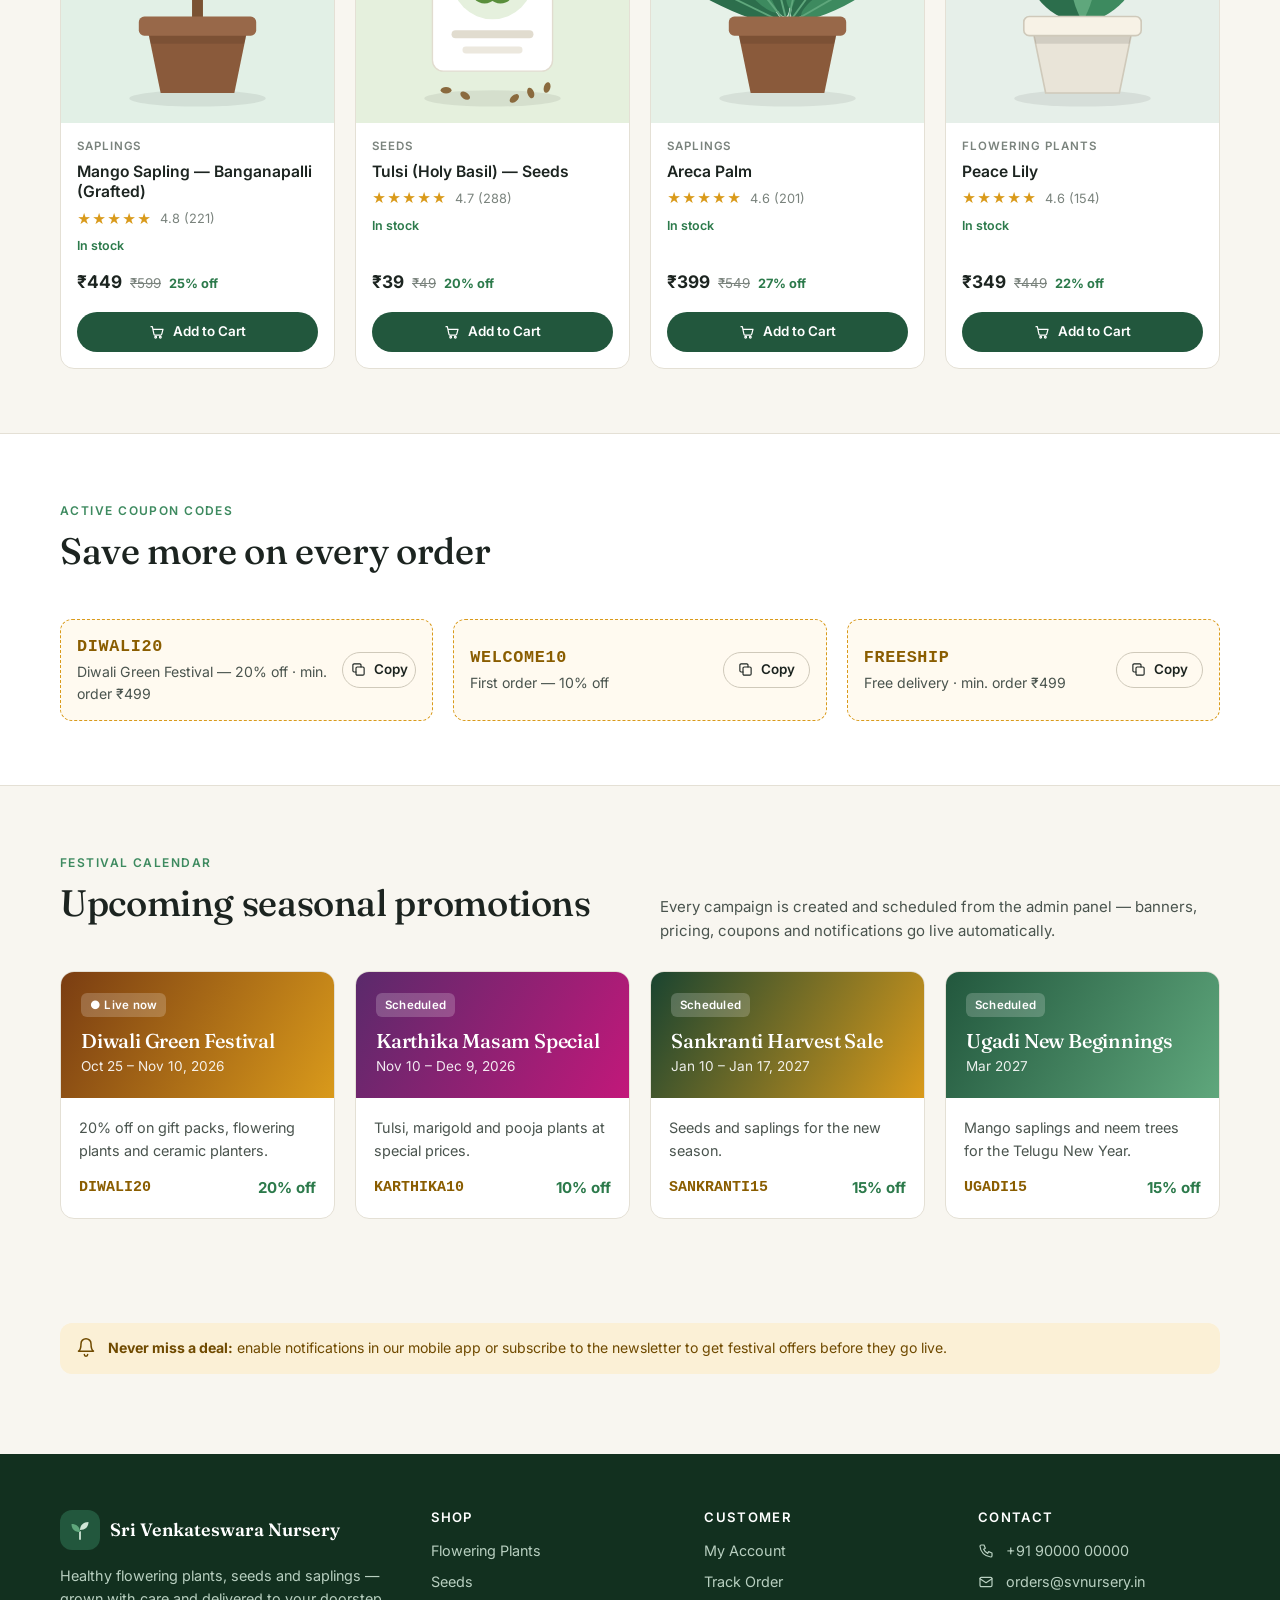
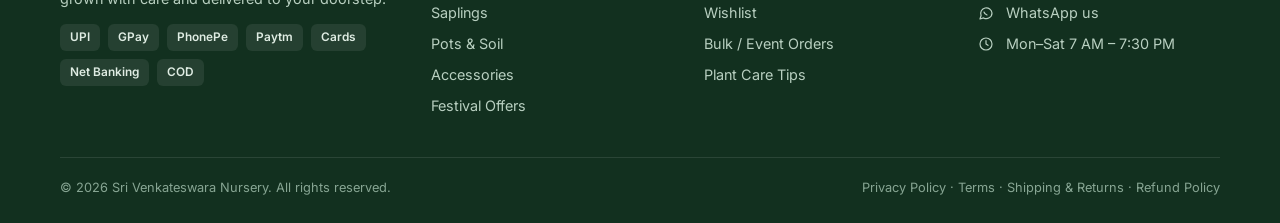
<file: offers.html>
<!doctype html>
<html lang="en">
<head>
  <meta charset="utf-8">
  <meta name="viewport" content="width=device-width, initial-scale=1">
  <link rel="icon" href="data:image/svg+xml,%3Csvg xmlns=%22http://www.w3.org/2000/svg%22 viewBox=%220 0 24 24%22%3E%3Crect width=%2224%22 height=%2224%22 rx=%226%22 fill=%22%2322573d%22/%3E%3Cpath d=%22M12 20v-6%22 stroke=%22%23cfe5d6%22 stroke-width=%221.8%22 stroke-linecap=%22round%22/%3E%3Cpath d=%22M12 14C12 9 8.5 7 4.5 7c0 5 3 7 7.5 7Z%22 fill=%22%235fa77c%22/%3E%3Cpath d=%22M12 12c0-4.5 3-7 7.5-7 0 4.5-3 7-7.5 7Z%22 fill=%22%23cfe5d6%22/%3E%3C/svg%3E">
  <title>Festival Offers — Sri Venkateswara Nursery</title>
  <link rel="preconnect" href="https://fonts.googleapis.com">
  <link rel="preconnect" href="https://fonts.gstatic.com" crossorigin>
  <link href="https://fonts.googleapis.com/css2?family=Fraunces:opsz,wght@9..144,400;9..144,500;9..144,600&family=Inter:wght@400;500;600;700&display=swap" rel="stylesheet">
  <link rel="stylesheet" href="assets/css/style.css">
</head>
<body>
  <main>
    <!-- Active festival hero -->
    <section class="hero" style="background:linear-gradient(120deg,#6b3410,#b9572f 60%,#d99a1b)">
      <div class="container">
        <div>
          <span class="eyebrow" style="color:#ffe2a8">Now live · Oct 25 – Nov 10, 2026</span>
          <h1>Diwali Green Festival</h1>
          <p style="color:#fde9d3">Light up homes with living gifts. 20% off on flowering plants, ceramic planters and festive gift packs on orders above ₹499.</p>
          <div class="coupon" style="max-width:420px;margin-top:22px">
            <div><div class="subtle" style="color:#8a5d00">Use code at checkout</div><code>DIWALI20</code></div>
            <button class="btn btn-accent btn-sm" data-copy="DIWALI20">Copy code</button>
          </div>
          <div style="margin-top:24px"><p style="margin-bottom:8px;font-size:.8rem;letter-spacing:.08em;text-transform:uppercase;color:#ffe2a8">Offer ends in</p><div class="countdown" id="cd"></div></div>
        </div>
        <div class="hero-art"><div class="blob"></div><div id="heroArt"></div></div>
      </div>
    </section>

    <!-- Festival collection -->
    <section class="section">
      <div class="container">
        <div class="section-head"><div><span class="eyebrow">Festival collection</span><h2>Diwali gift packs & festive plants</h2></div><a href="shop.html?occasion=festival" class="btn btn-outline btn-sm">See all festive plants</a></div>
        <div class="products" id="festive"></div>
      </div>
    </section>

    <!-- Coupons -->
    <section class="section" style="background:var(--surface);border-top:1px solid var(--line);border-bottom:1px solid var(--line)">
      <div class="container">
        <div class="section-head"><div><span class="eyebrow">Active coupon codes</span><h2>Save more on every order</h2></div></div>
        <div class="grid grid-3" id="coupons"></div>
      </div>
    </section>

    <!-- Festival calendar -->
    <section class="section">
      <div class="container">
        <div class="section-head"><div><span class="eyebrow">Festival calendar</span><h2>Upcoming seasonal promotions</h2></div>
          <p class="muted">Every campaign is created and scheduled from the admin panel — banners, pricing, coupons and notifications go live automatically.</p></div>
        <div class="grid grid-4" id="fests"></div>
      </div>
    </section>

    <section class="section-sm">
      <div class="container">
        <div class="notice gold"><span><b>Never miss a deal:</b> enable notifications in our mobile app or subscribe to the newsletter to get festival offers before they go live.</span></div>
      </div>
    </section>
  </main>

  <script src="assets/js/data.js"></script>
  <script src="assets/js/app.js"></script>
  <script>
    renderLayout("offers");
    document.querySelector(".notice.gold").insertAdjacentHTML("afterbegin", icon("bell"));    document.getElementById("heroArt").innerHTML = plantArt({ kind: "flower", f: "#ffffff", bg: "none", pot: "#d99a1b", c: "#f2d45c" });
    document.getElementById("festive").innerHTML = PRODUCTS.filter((p) => p.occasion.includes("festival") || p.occasion.includes("gifting")).sort((a, b) => (b.festival ? 1 : 0) - (a.festival ? 1 : 0) || b.pop - a.pop).slice(0, 8).map(productCard).join("");
    document.getElementById("coupons").innerHTML = Object.entries(COUPONS).map(([code, c]) => `<div class="coupon"><div><code>${code}</code><div class="subtle" style="color:var(--ink-2)">${c.label}${c.min ? ` · min. order ${inr(c.min)}` : ""}</div></div><button class="btn btn-outline btn-sm" data-copy="${code}">${icon("copy", 15)} Copy</button></div>`).join("");
    document.getElementById("fests").innerHTML = FESTIVALS.map((f) => `<div class="card" style="overflow:hidden">
      <div style="background:linear-gradient(120deg,${f.color[0]},${f.color[1]});color:#fff;padding:20px"><span class="tag" style="background:rgba(255,255,255,.2);color:#fff">${f.active ? "● Live now" : "Scheduled"}</span><h3 style="color:#fff;margin:12px 0 4px">${f.name}</h3><div style="font-size:.85rem;opacity:.9">${f.dates}</div></div>
      <div style="padding:18px"><p class="muted" style="font-size:.9rem">${f.desc}</p><div class="flex between"><code style="font-weight:700;color:#8a5d00">${f.code}</code><b style="color:var(--ok)">${f.pct}% off</b></div></div></div>`).join("");
    document.addEventListener("click", (e) => {
      const b = e.target.closest("[data-copy]"); if (!b) return;
      navigator.clipboard?.writeText(b.dataset.copy).catch(() => {});
      toast(`Copied ${b.dataset.copy} — apply it at checkout`, "copy");
    });
    function tick() {
      const ms = Math.max(0, new Date(FESTIVALS[0].ends) - new Date());
      document.getElementById("cd").innerHTML = [[Math.floor(ms / 864e5), "Days"], [Math.floor(ms / 36e5) % 24, "Hours"], [Math.floor(ms / 6e4) % 60, "Mins"], [Math.floor(ms / 1e3) % 60, "Secs"]].map(([v, l]) => `<div><b>${String(v).padStart(2, "0")}</b><span>${l}</span></div>`).join("");
    }
    tick(); setInterval(tick, 1000);
  </script>
</body>
</html>
</file>
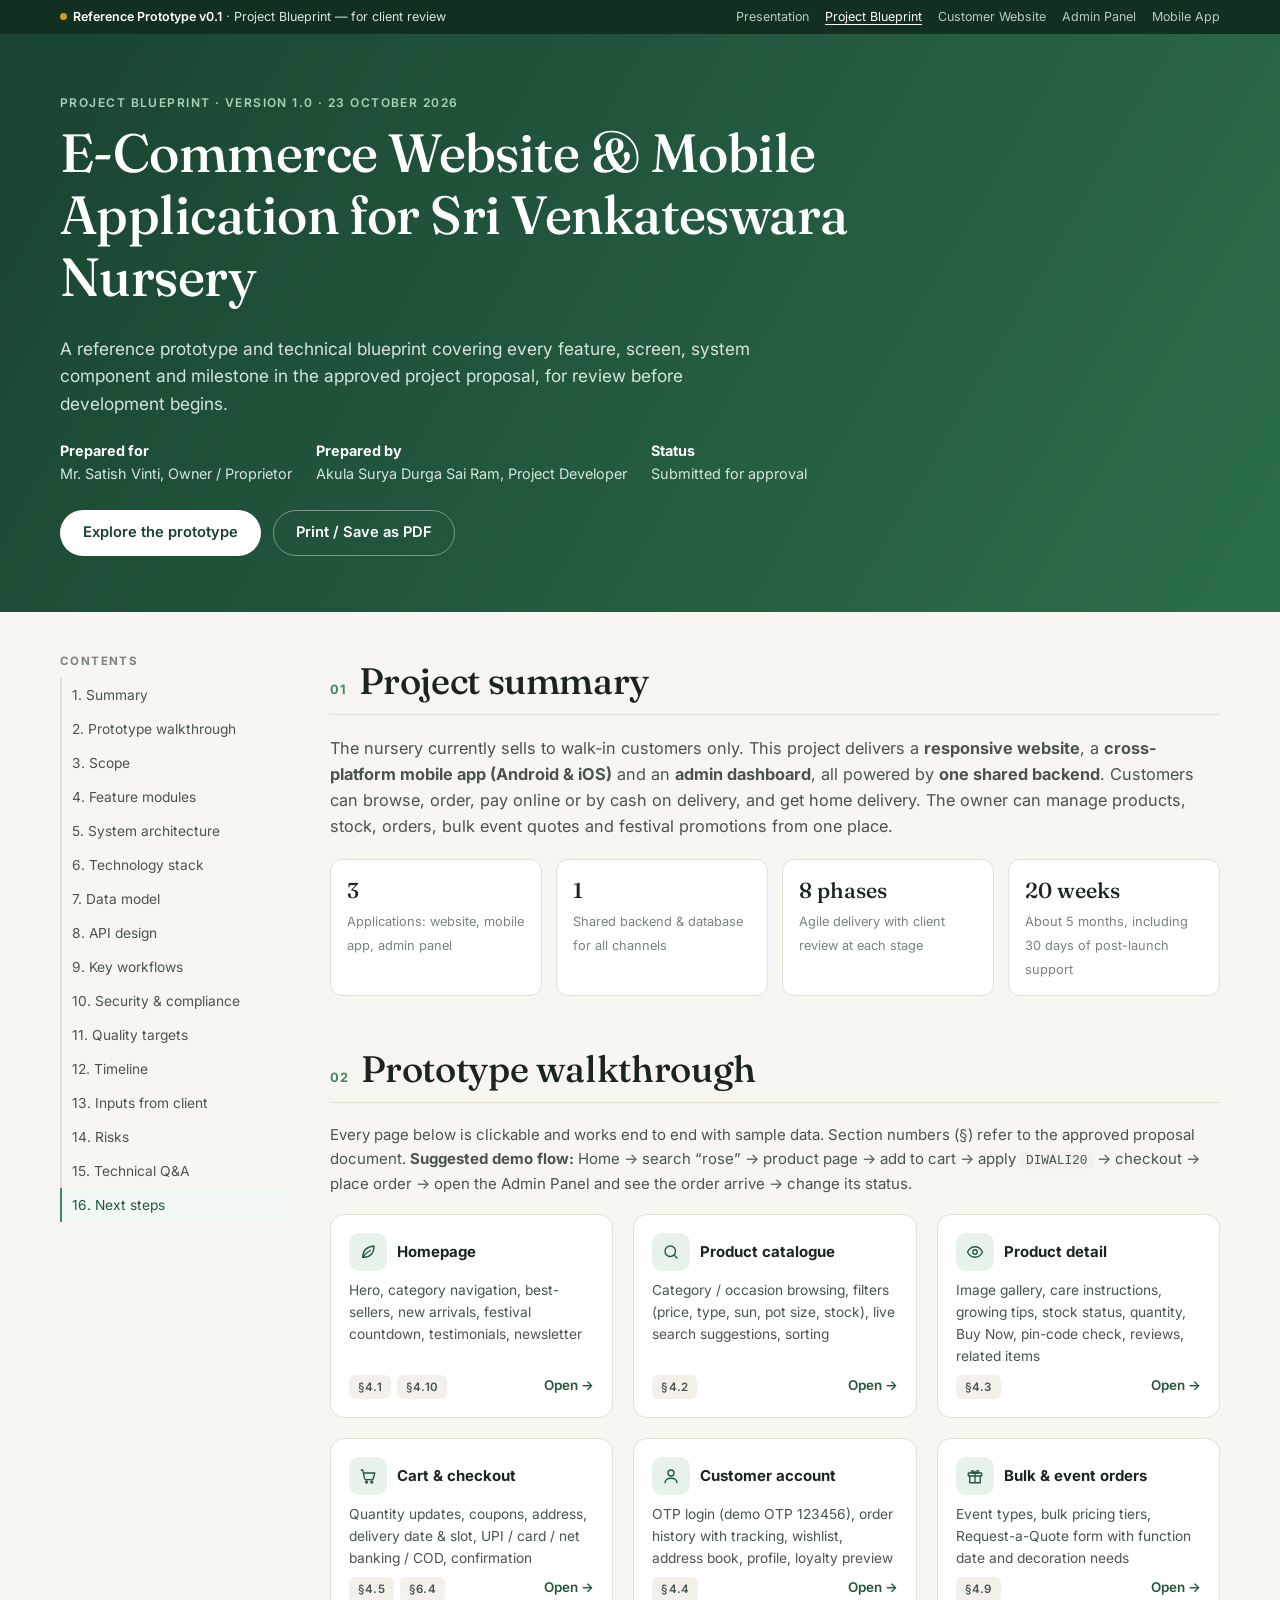
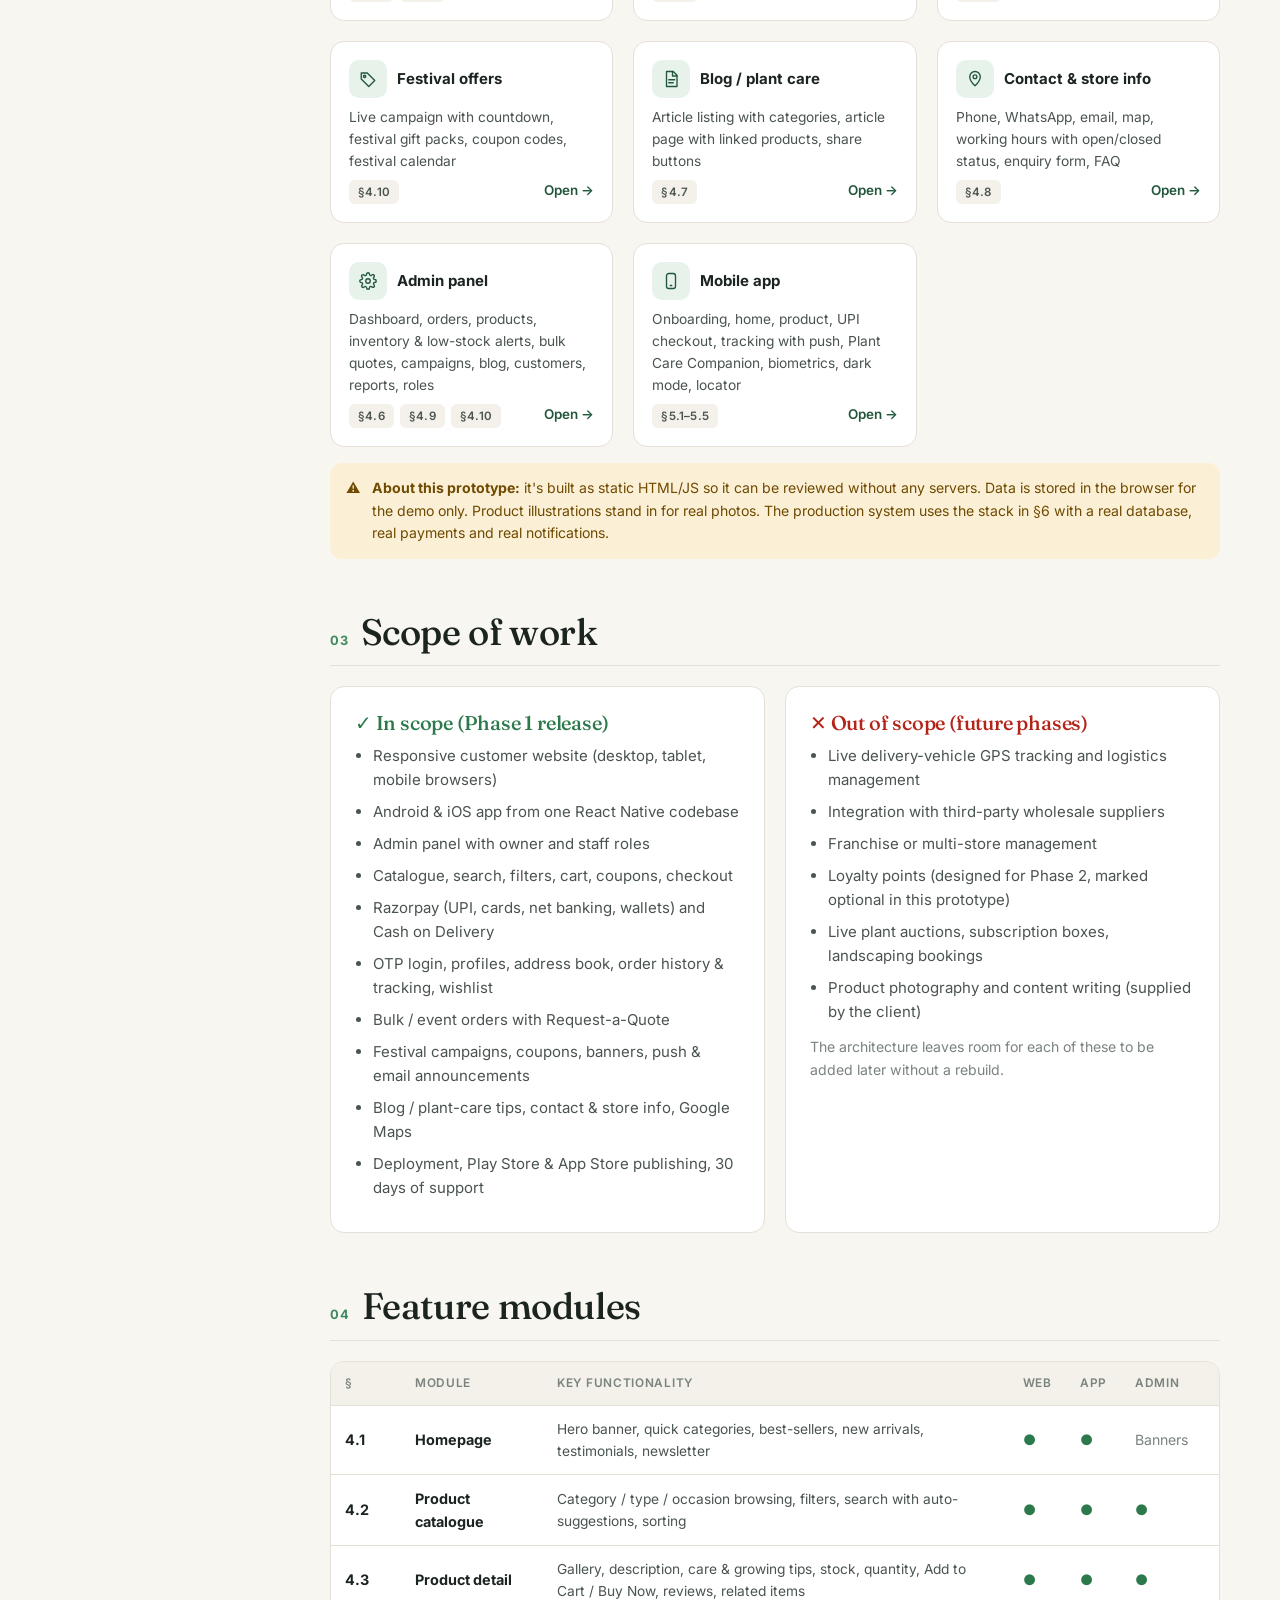
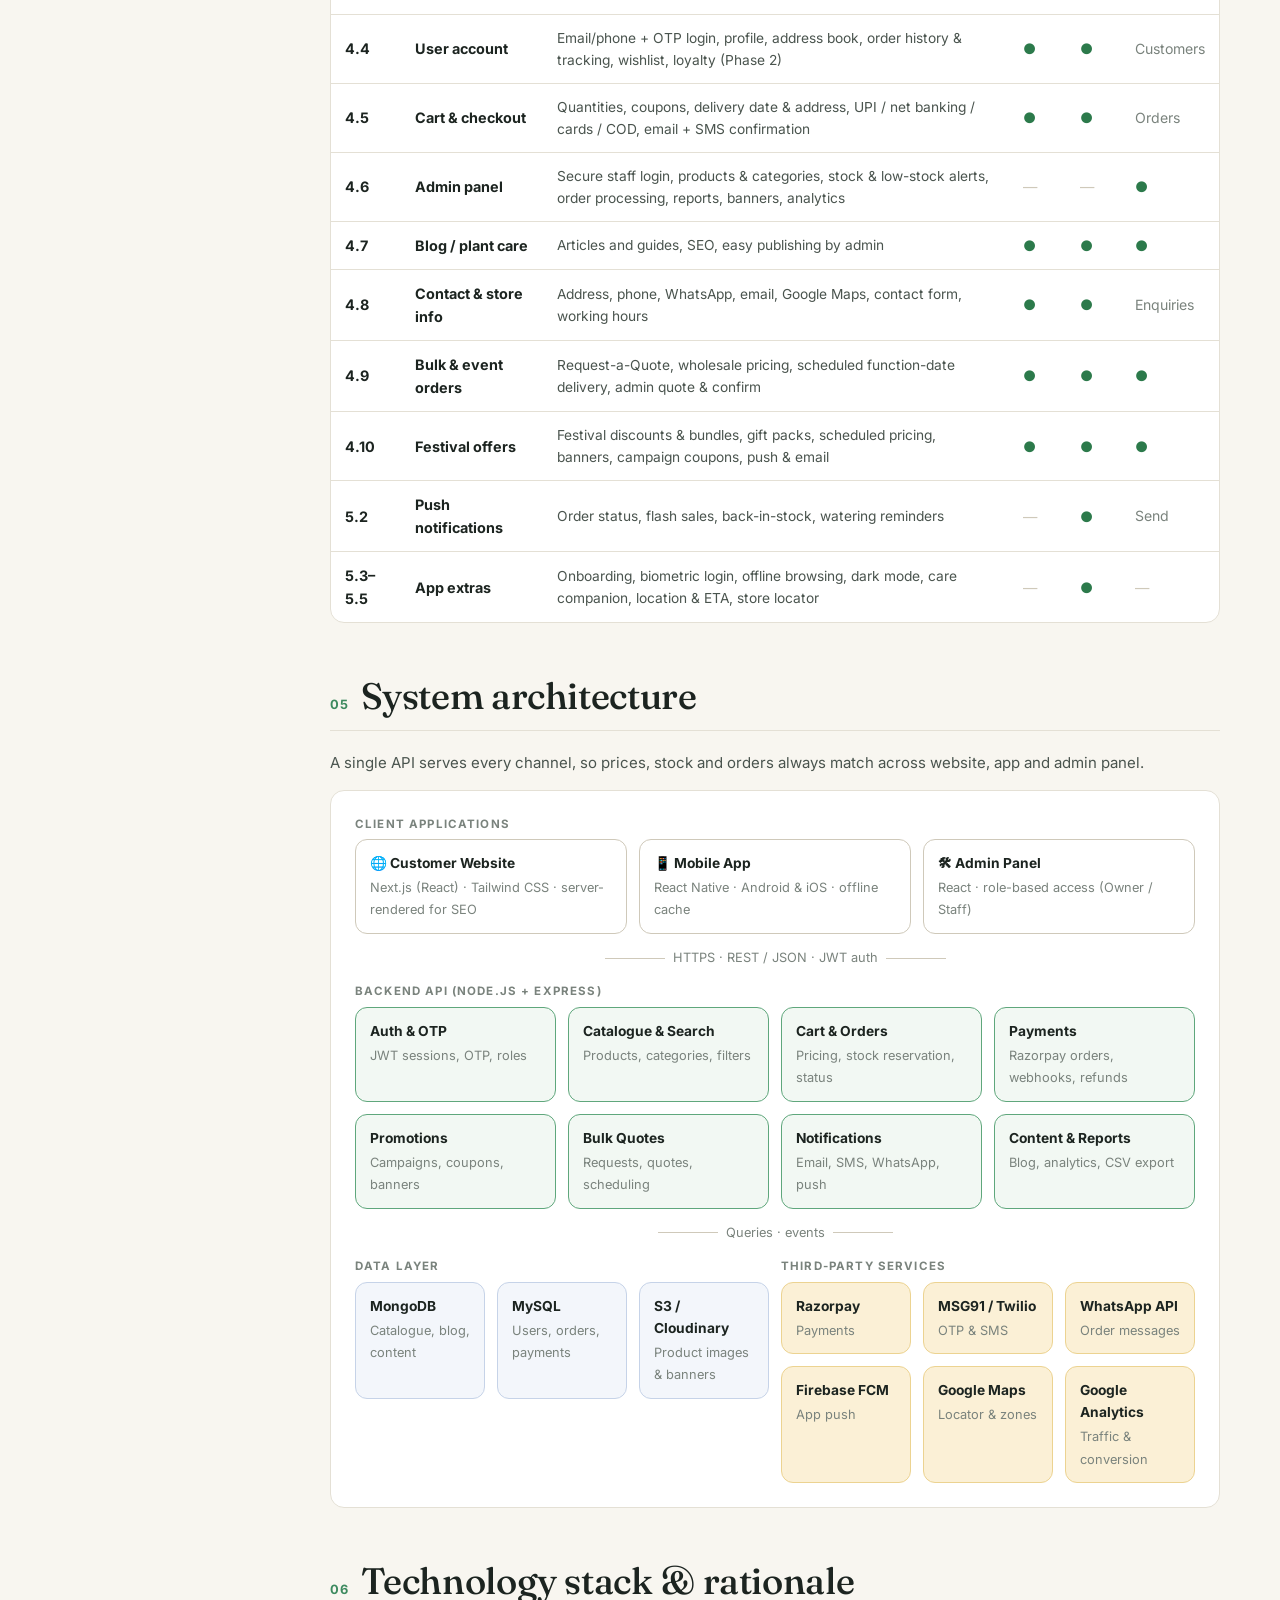
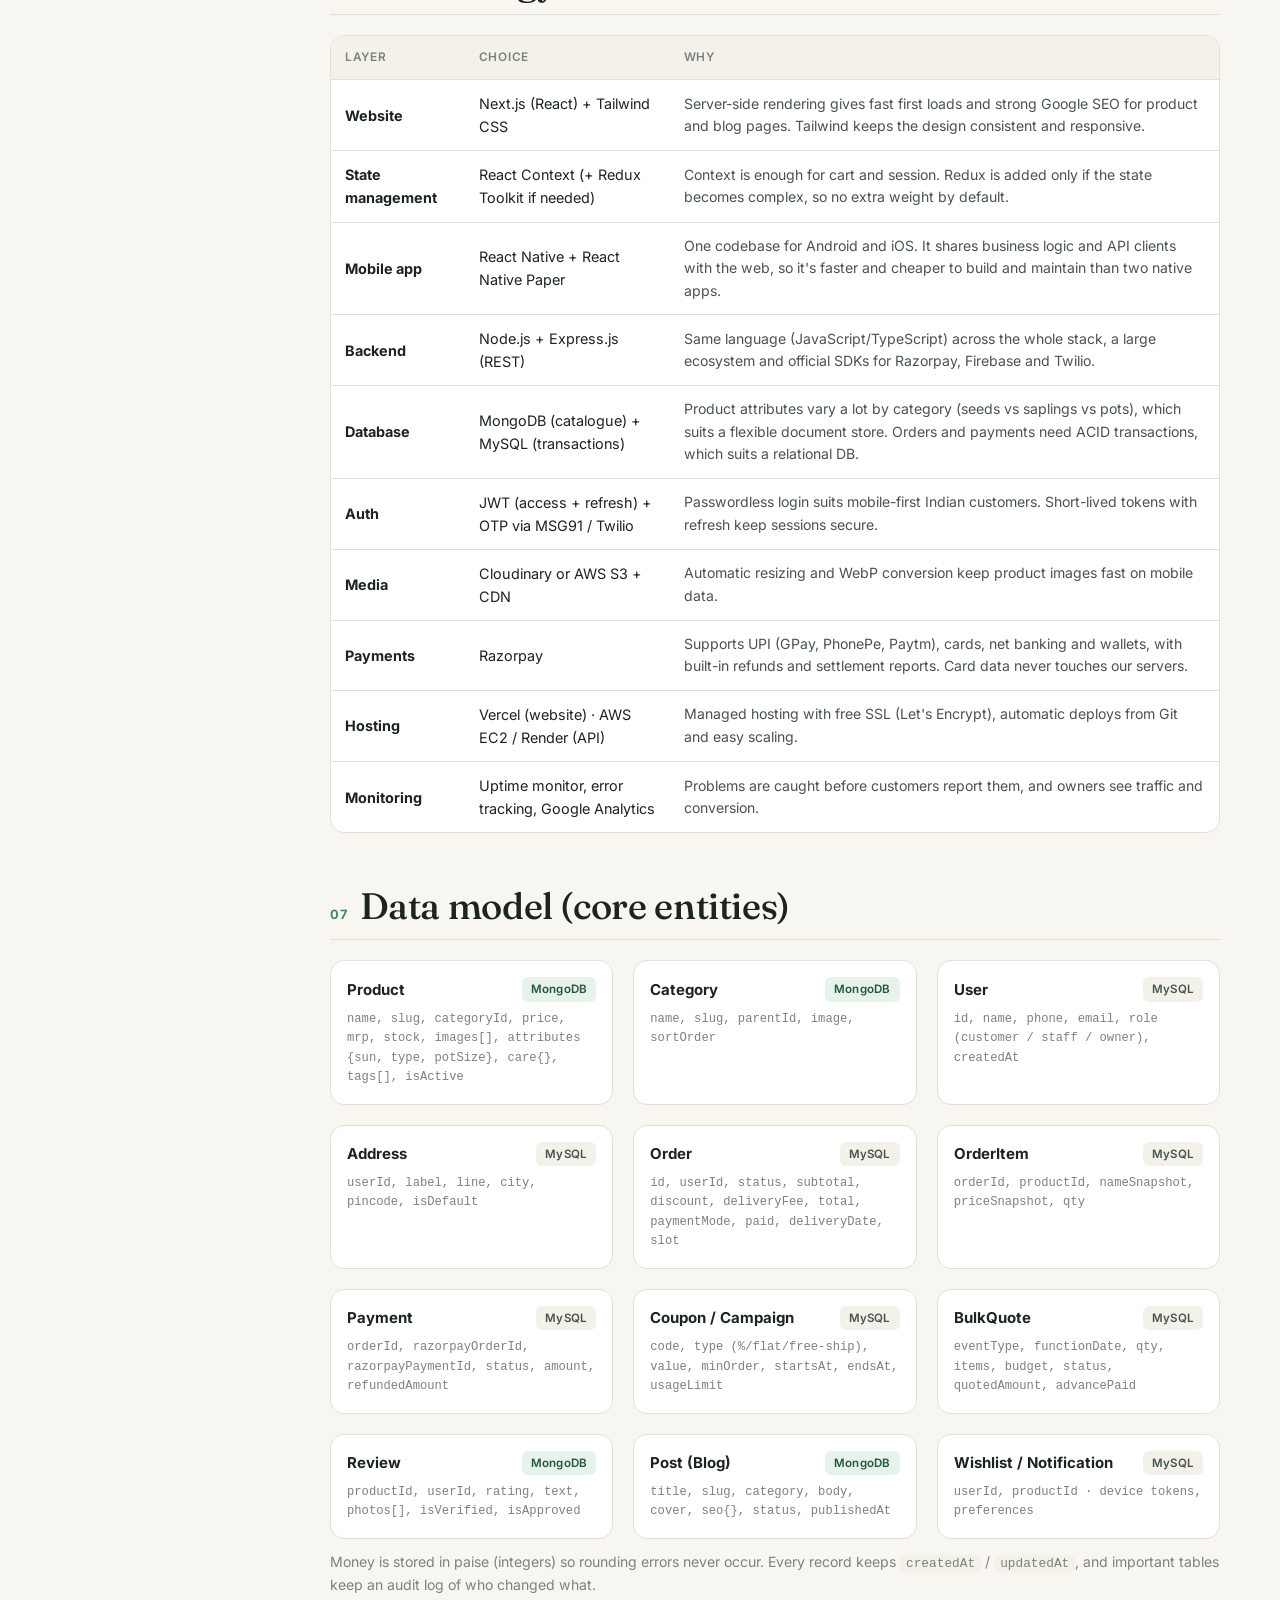
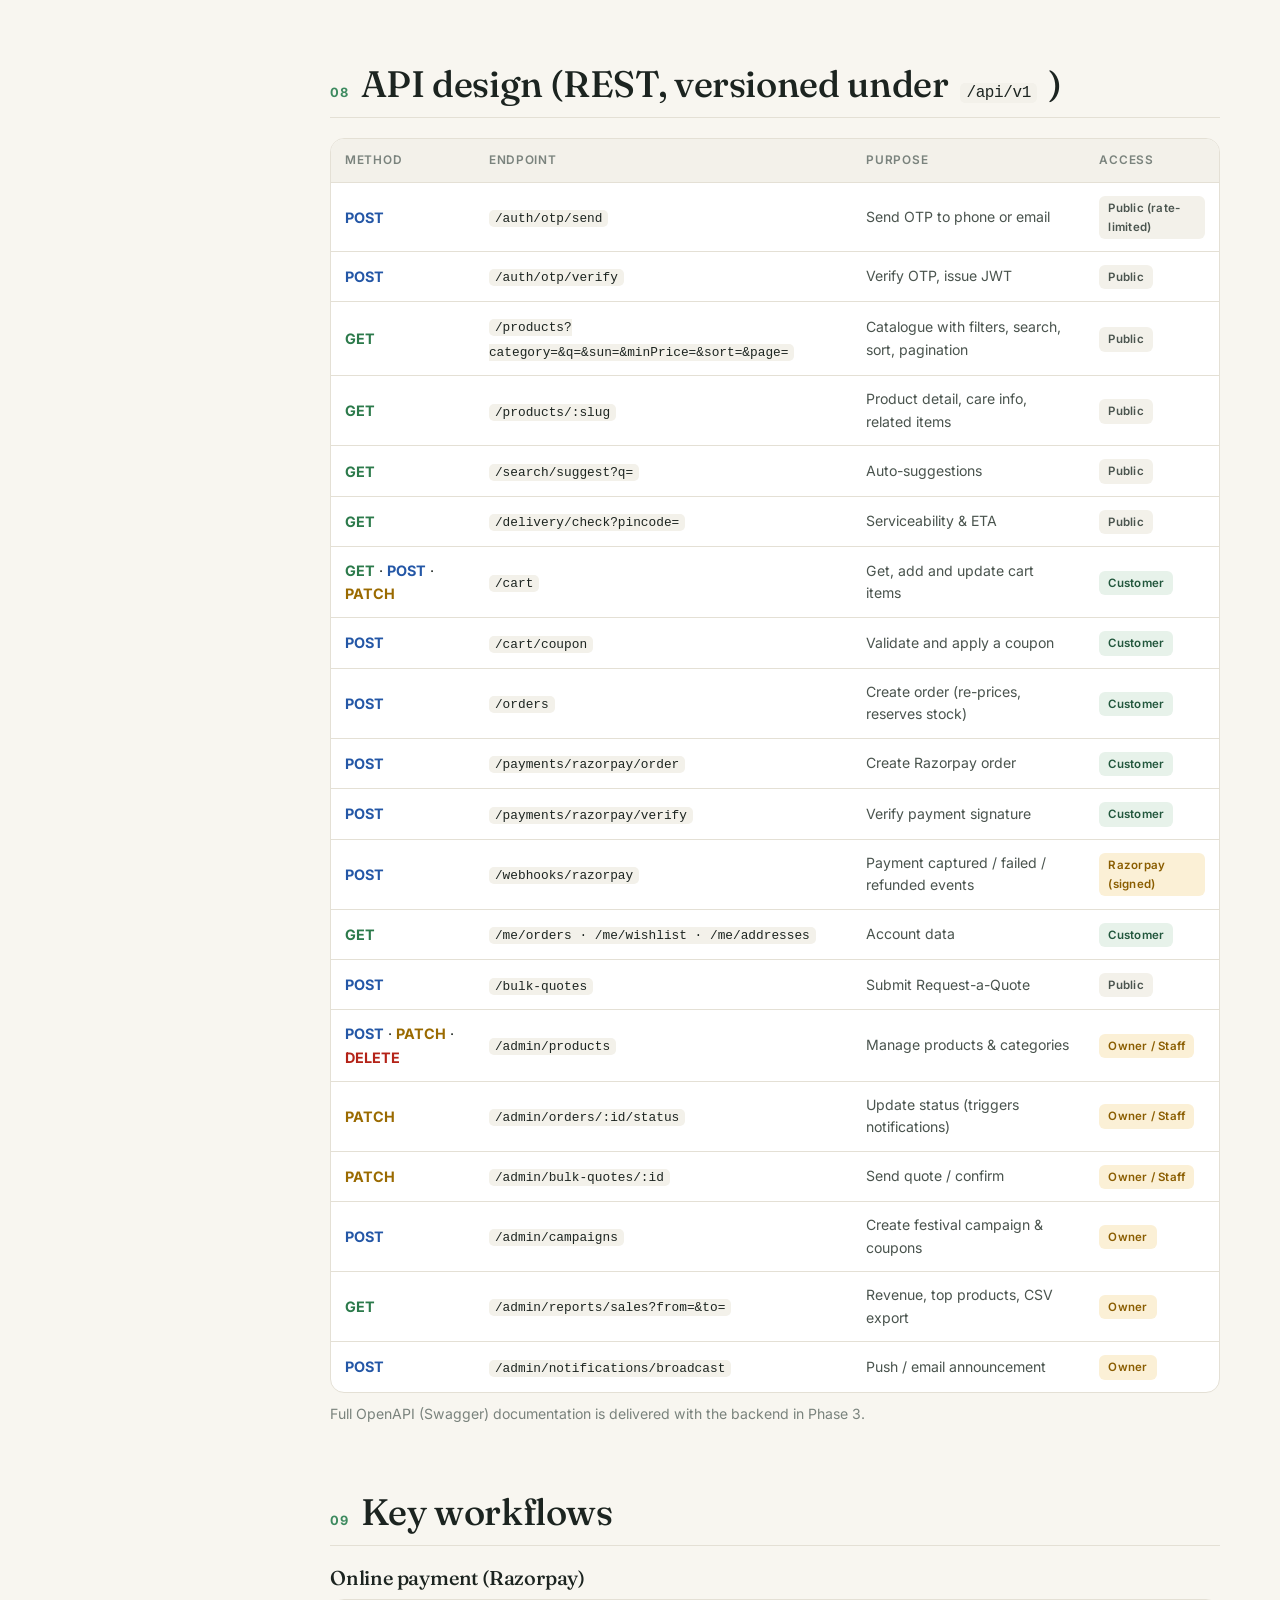
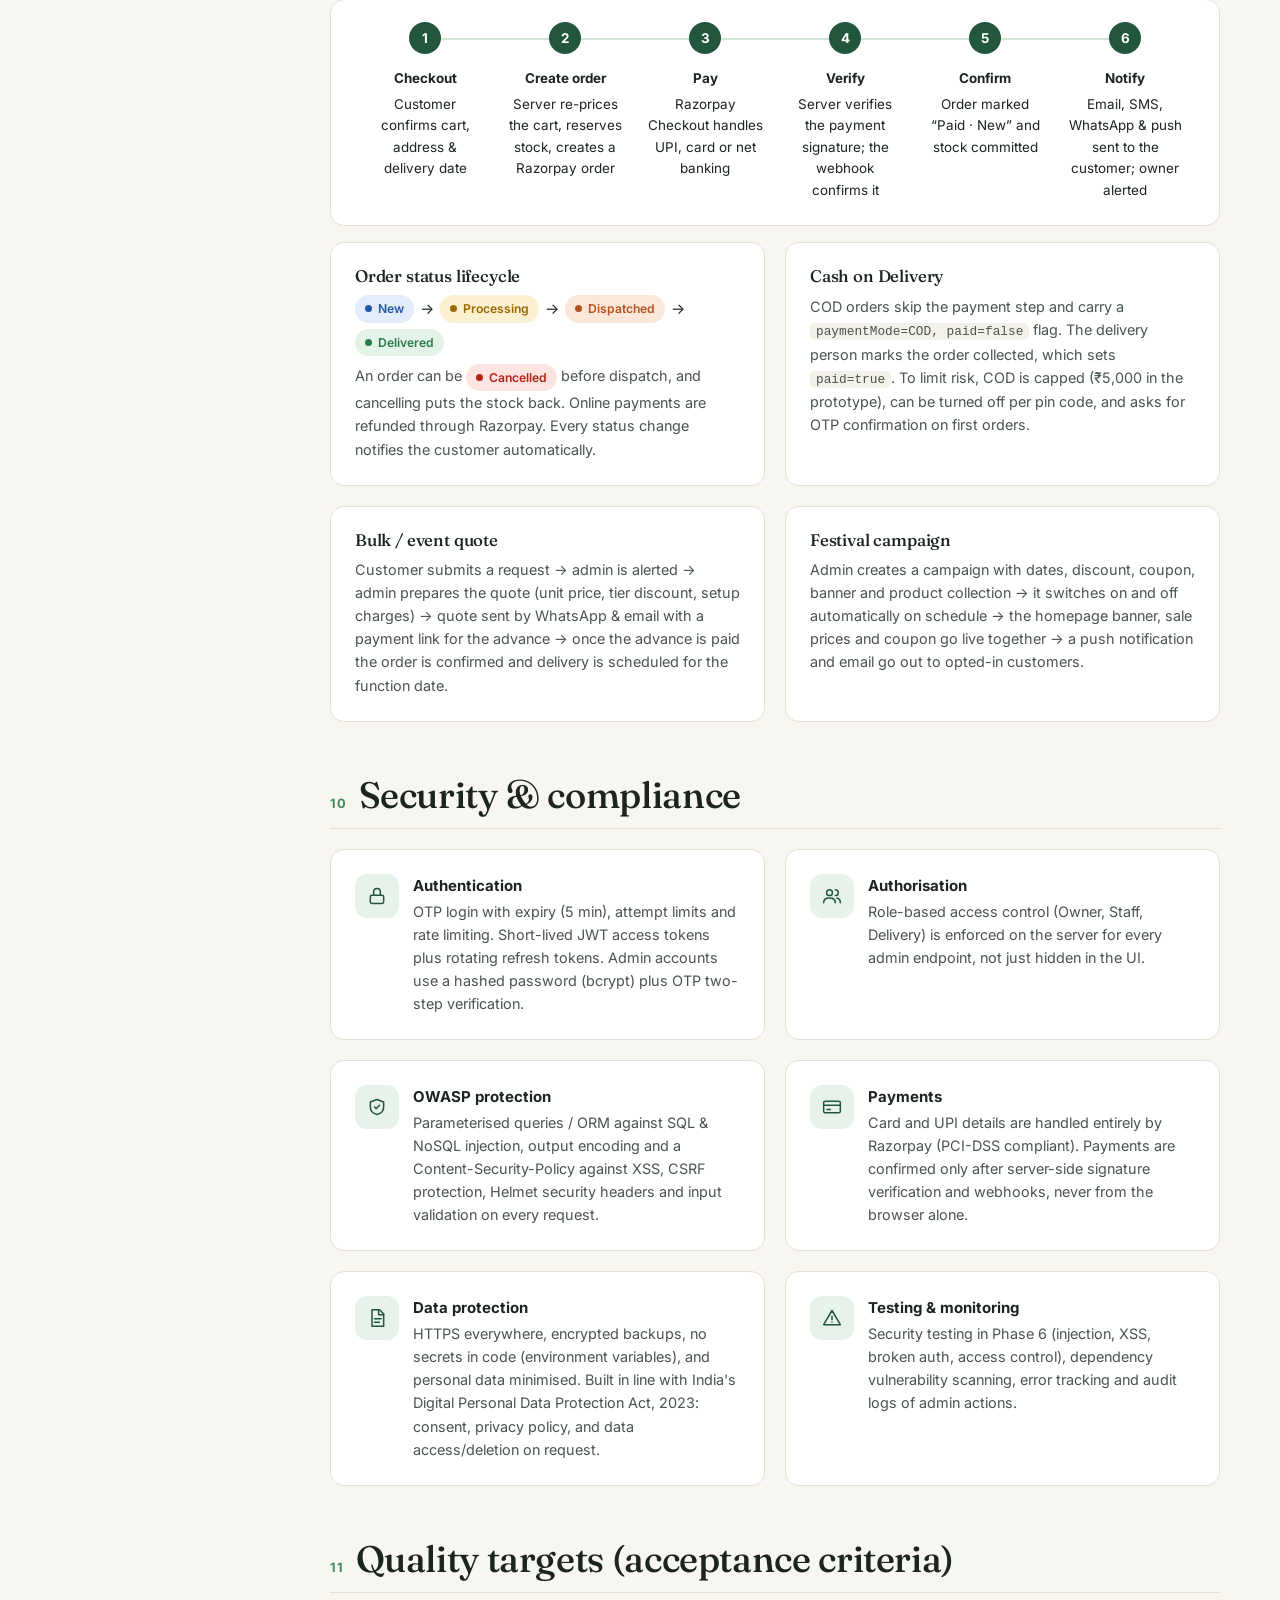
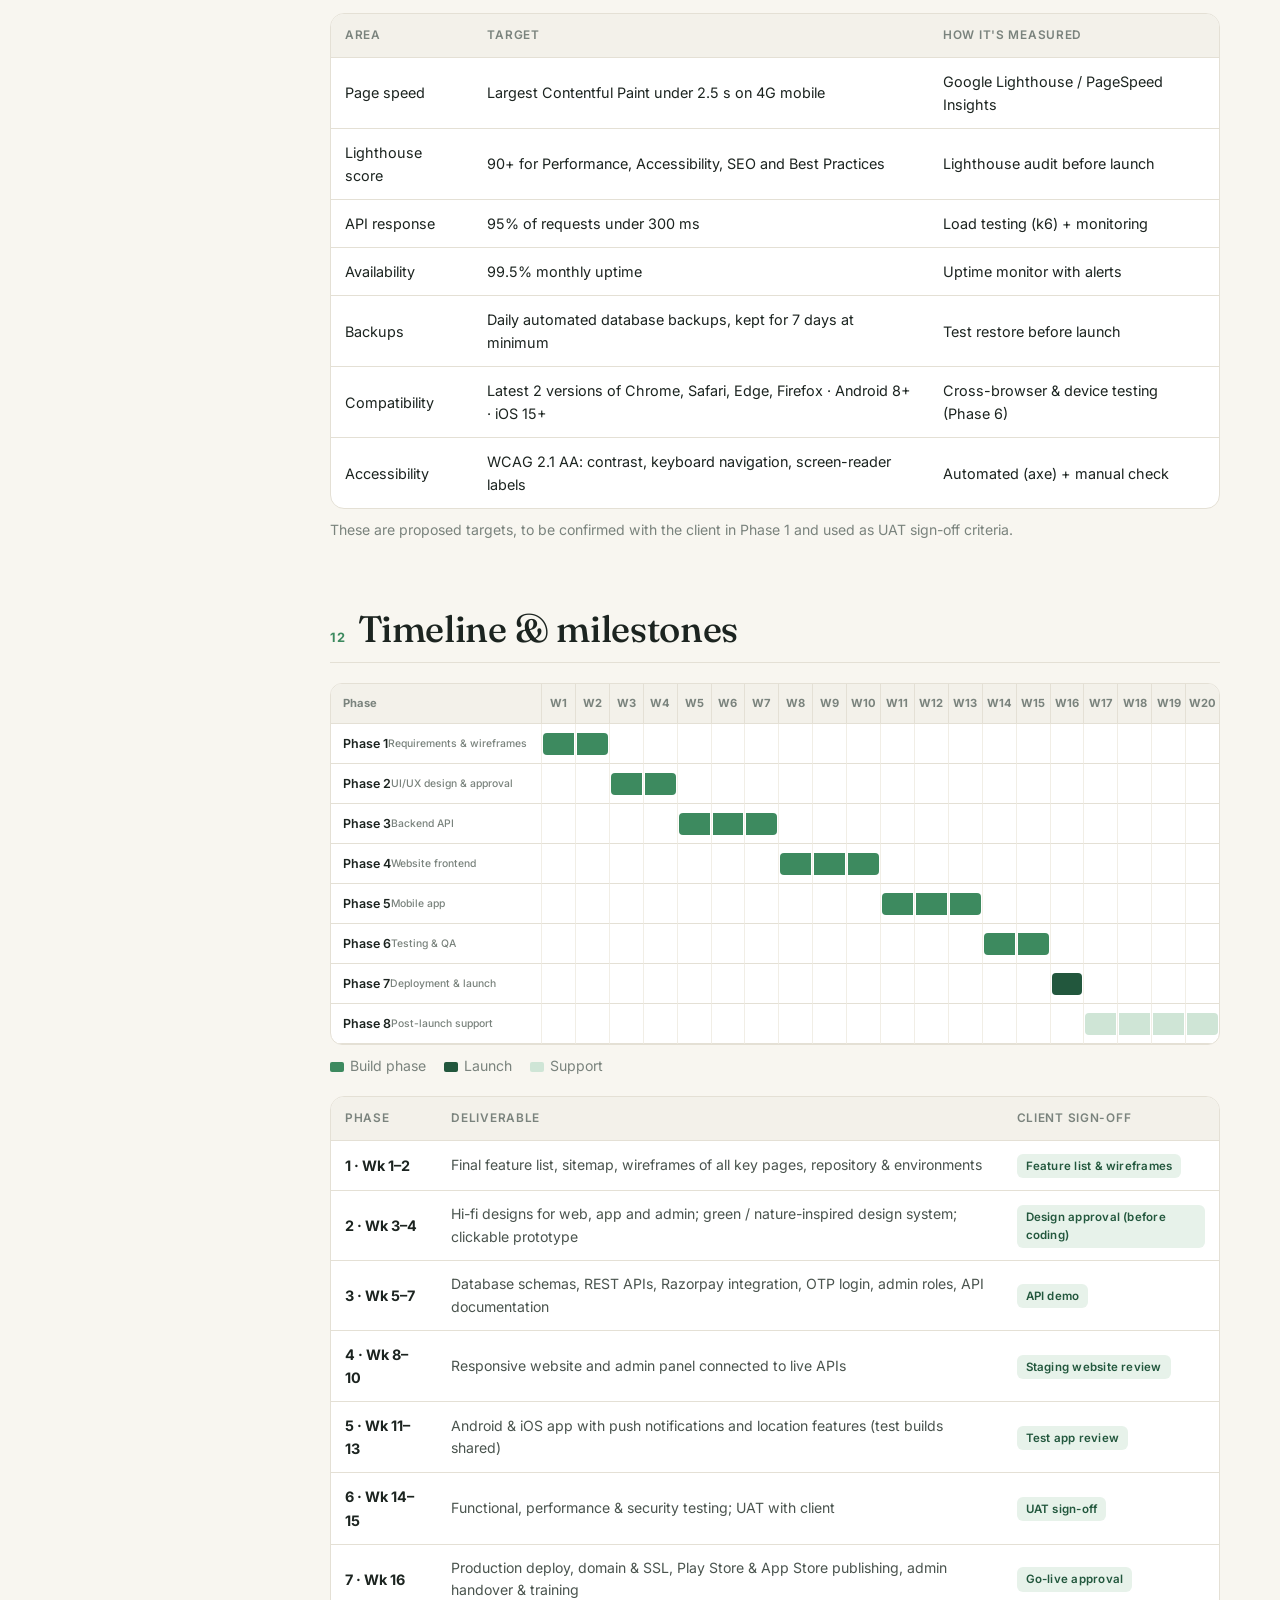
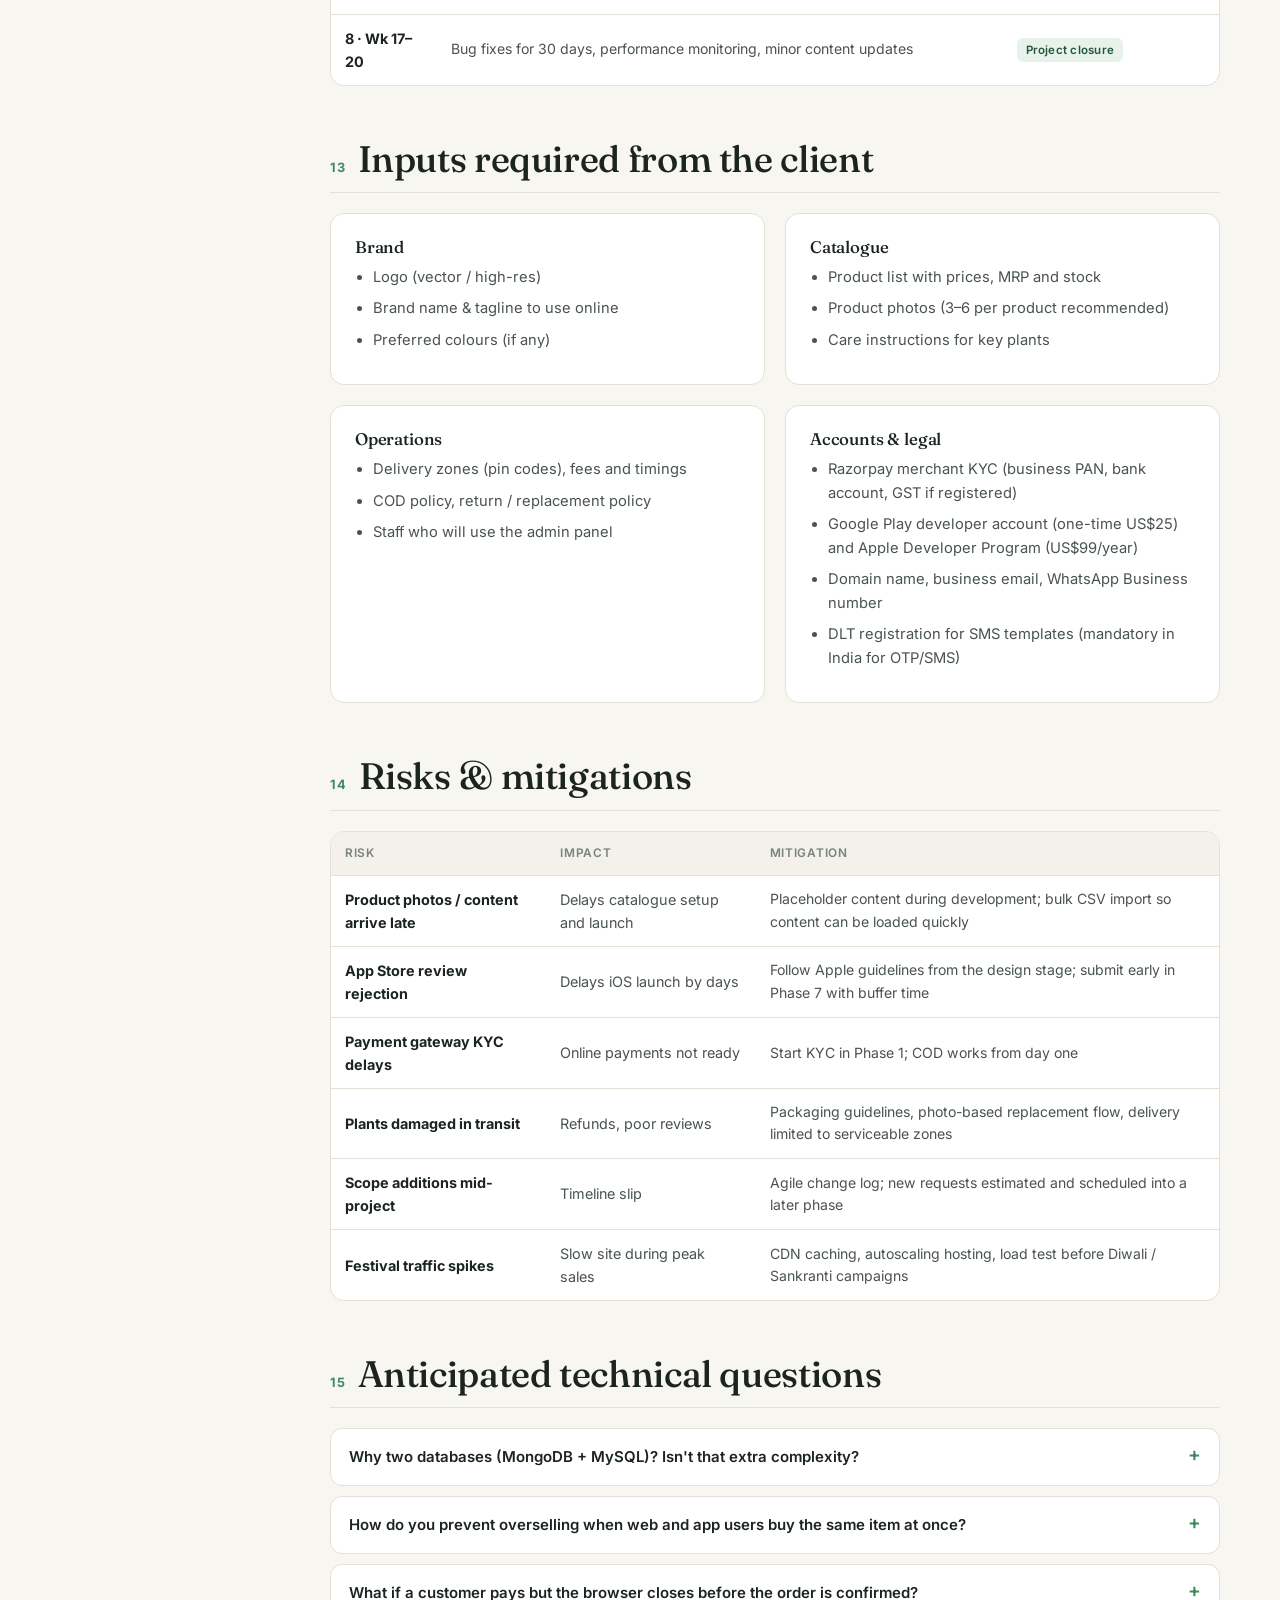
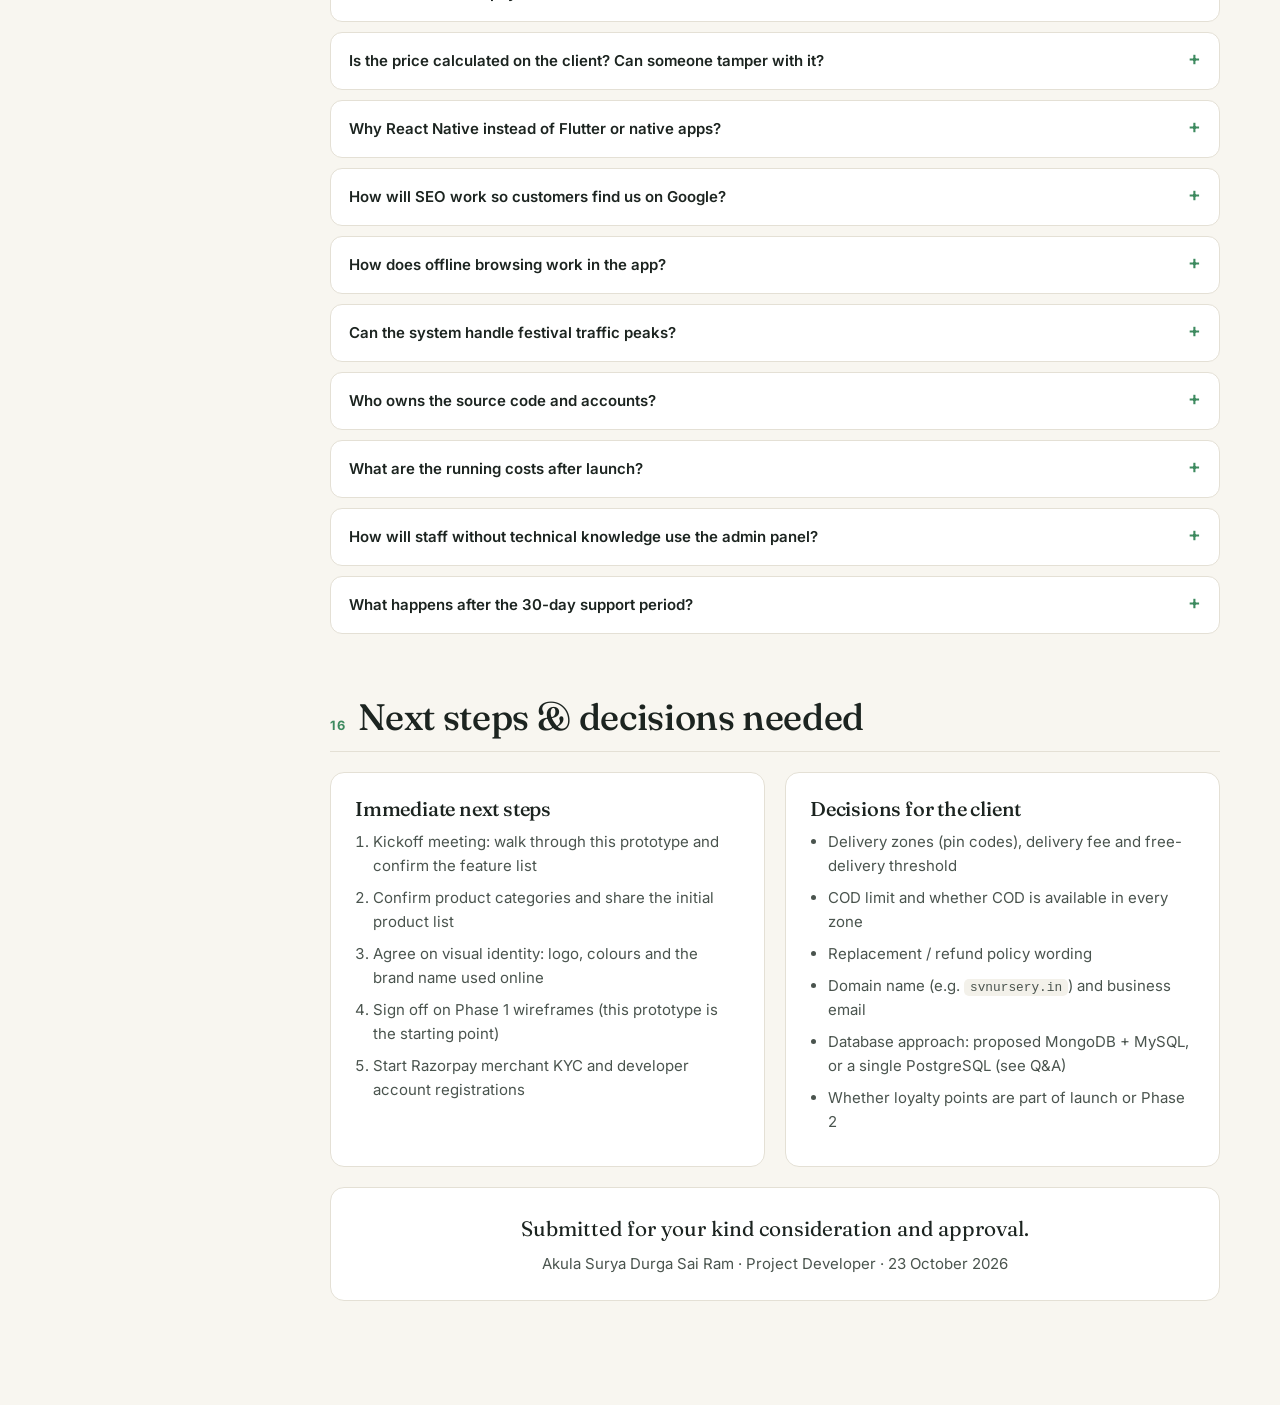
<file: overview.html>
<!doctype html>
<html lang="en">
<head>
  <meta charset="utf-8">
  <meta name="viewport" content="width=device-width, initial-scale=1">
  <link rel="icon" href="data:image/svg+xml,%3Csvg xmlns=%22http://www.w3.org/2000/svg%22 viewBox=%220 0 24 24%22%3E%3Crect width=%2224%22 height=%2224%22 rx=%226%22 fill=%22%2322573d%22/%3E%3Cpath d=%22M12 20v-6%22 stroke=%22%23cfe5d6%22 stroke-width=%221.8%22 stroke-linecap=%22round%22/%3E%3Cpath d=%22M12 14C12 9 8.5 7 4.5 7c0 5 3 7 7.5 7Z%22 fill=%22%235fa77c%22/%3E%3Cpath d=%22M12 12c0-4.5 3-7 7.5-7 0 4.5-3 7-7.5 7Z%22 fill=%22%23cfe5d6%22/%3E%3C/svg%3E">
  <title>Project Blueprint — Sri Venkateswara Nursery E-Commerce Platform</title>
  <link rel="preconnect" href="https://fonts.googleapis.com">
  <link rel="preconnect" href="https://fonts.gstatic.com" crossorigin>
  <link href="https://fonts.googleapis.com/css2?family=Fraunces:opsz,wght@9..144,400;9..144,500;9..144,600&family=Inter:wght@400;500;600;700&display=swap" rel="stylesheet">
  <link rel="stylesheet" href="assets/css/style.css">
  <style>
    .doc { display: grid; grid-template-columns: 230px 1fr; gap: 40px; align-items: start; }
    .toc { position: sticky; top: 20px; font-size: .86rem; }
    .toc b { display: block; font-size: .72rem; letter-spacing: .12em; text-transform: uppercase; color: var(--ink-3); margin-bottom: 8px; }
    .toc a { display: block; padding: 6px 10px; border-left: 2px solid var(--line); color: var(--ink-2); }
    .toc a:hover, .toc a.on { border-left-color: var(--leaf-500); color: var(--forest-700); background: var(--leaf-50); }
    .doc section { padding: 8px 0 44px; scroll-margin-top: 20px; }
    .doc section > h2 { display: flex; align-items: baseline; gap: 12px; padding-bottom: 12px; border-bottom: 1px solid var(--line); margin-bottom: 20px; }
    .doc section > h2 .num { font-family: var(--font-body); font-size: .8rem; font-weight: 700; color: var(--leaf-500); letter-spacing: .06em; }
    .facts { display: grid; grid-template-columns: repeat(4, 1fr); gap: 14px; }
    .facts div { background: var(--surface); border: 1px solid var(--line); border-radius: 12px; padding: 14px 16px; }
    .facts b { display: block; font-family: var(--font-display); font-size: 1.35rem; font-weight: 500; }
    .facts span { font-size: .8rem; color: var(--ink-3); }
    .demo-card { padding: 18px; display: flex; flex-direction: column; gap: 8px; transition: border-color .15s, box-shadow .15s; }
    .demo-card:hover { border-color: var(--leaf-400); box-shadow: var(--shadow); }
    .demo-card .refs { display: flex; gap: 6px; flex-wrap: wrap; margin-top: auto; }
    .arch { display: grid; gap: 14px; }
    .arch-row { display: grid; gap: 12px; }
    .arch-lbl { font-size: .72rem; font-weight: 700; letter-spacing: .1em; text-transform: uppercase; color: var(--ink-3); margin-bottom: 6px; }
    .node { border: 1px solid var(--line-strong); background: #fff; border-radius: 12px; padding: 12px 14px; font-size: .86rem; }
    .node b { display: flex; align-items: center; gap: 8px; margin-bottom: 2px; }
    .node span { color: var(--ink-3); font-size: .8rem; }
    .node.core { background: var(--leaf-50); border-color: var(--leaf-400); }
    .node.data { background: #f3f6fb; border-color: #c6d3e8; }
    .node.ext { background: var(--marigold-100); border-color: #ecd391; }
    .arrow { text-align: center; color: var(--ink-3); font-size: .8rem; display: flex; align-items: center; justify-content: center; gap: 8px; }
    .arrow::before, .arrow::after { content: ""; height: 1px; width: 60px; background: var(--line-strong); }
    .flow { display: grid; grid-template-columns: repeat(6, 1fr); gap: 0; counter-reset: f; }
    .flow div { counter-increment: f; position: relative; padding: 46px 12px 0; font-size: .84rem; text-align: center; }
    .flow div::before { content: counter(f); position: absolute; top: 0; left: 50%; transform: translateX(-50%); width: 32px; height: 32px; border-radius: 50%; background: var(--forest-700); color: #fff; display: grid; place-items: center; font-weight: 700; z-index: 1; }
    .flow div::after { content: ""; position: absolute; top: 16px; left: 0; right: 0; height: 2px; background: var(--leaf-200); }
    .flow div:first-child::after { left: 50%; } .flow div:last-child::after { right: 50%; }
    .flow b { display: block; margin-bottom: 4px; }
    .gantt { display: grid; grid-template-columns: 210px repeat(20, 1fr); font-size: .78rem; border: 1px solid var(--line); border-radius: 12px; overflow: hidden; background: #fff; }
    .gantt > div { border-bottom: 1px solid var(--line); padding: 8px 0; min-height: 40px; display: flex; align-items: center; }
    .gantt .gh { background: var(--surface-2); font-weight: 700; color: var(--ink-3); justify-content: center; font-size: .7rem; border-left: 1px solid var(--line); }
    .gantt .gl { padding: 8px 12px; font-weight: 600; }
    .gantt .gl small { display: block; color: var(--ink-3); font-weight: 500; }
    .gantt .gc { border-left: 1px solid #f1eee6; padding: 0; }
    .gantt .bar { height: 22px; border-radius: 0 4px 4px 0; background: var(--leaf-500); margin: 0 1px; width: 100%; }
    .gantt .bar.sup { background: var(--leaf-200); }
    .gantt .bar.ms { background: var(--forest-700); }
    .qa details { border: 1px solid var(--line); background: #fff; border-radius: 12px; padding: 16px 18px; margin-bottom: 10px; }
    .qa summary { font-weight: 600; cursor: pointer; list-style: none; display: flex; justify-content: space-between; gap: 12px; }
    .qa summary::-webkit-details-marker { display: none; }
    .qa summary::after { content: "+"; color: var(--leaf-500); font-size: 1.2rem; line-height: 1; }
    .qa details[open] summary::after { content: "–"; }
    .qa details p, .qa details ul { margin: 10px 0 0; color: var(--ink-2); font-size: .92rem; }
    .checklist li { margin-bottom: 8px; }
    .tbl code, .code { font-family: ui-monospace, Menlo, monospace; font-size: .8rem; background: var(--surface-2); padding: 1px 6px; border-radius: 5px; }
    .m-get { color: var(--ok); font-weight: 700; } .m-post { color: var(--info); font-weight: 700; } .m-patch { color: var(--warn); font-weight: 700; } .m-del { color: var(--crit); font-weight: 700; }
    @media (max-width: 1024px) { .doc { grid-template-columns: 1fr; } .toc { display: none; } .facts { grid-template-columns: repeat(2, 1fr); } }
    @media (max-width: 760px) { .flow { grid-template-columns: 1fr 1fr; row-gap: 20px; } .flow div::after { display: none; } .gantt { grid-template-columns: 130px repeat(20, 1fr); font-size: .66rem; } .gantt .gh { font-size: .55rem; } .arch-row { grid-template-columns: 1fr !important; } }
    @media print {
      .proto-ribbon, .toc, .no-print { display: none !important; }
      .doc { grid-template-columns: 1fr; }
      body { background: #fff; font-size: 12px; }
      .doc section { break-inside: avoid-page; padding-bottom: 24px; }
      .qa details { break-inside: avoid; }
      .qa details:not([open]) > *:not(summary) { display: block; }
    }
  </style>
</head>
<body>
  <div class="proto-ribbon"><div class="container">
    <span><span class="dot-live"></span><strong>Reference Prototype v0.1</strong> · Project Blueprint — for client review</span>
    <nav><a href="index.html">Presentation</a><a href="overview.html" class="active">Project Blueprint</a><a href="home.html">Customer Website</a><a href="admin.html">Admin Panel</a><a href="mobile-app.html">Mobile App</a></nav>
  </div></div>

  <header class="hero"><div class="container" style="grid-template-columns:1fr;padding-top:56px;padding-bottom:56px">
    <div>
      <span class="eyebrow" style="color:#a9d3b8">Project Blueprint · Version 1.0 · 23 October 2026</span>
      <h1 style="max-width:900px">E-Commerce Website & Mobile Application for Sri Venkateswara Nursery</h1>
      <p style="max-width:720px">A reference prototype and technical blueprint covering every feature, screen, system component and milestone in the approved project proposal, for review before development begins.</p>
      <div class="flex wrap" style="margin-top:22px;gap:24px;color:#d4e6da;font-size:.9rem">
        <span><b style="color:#fff">Prepared for</b><br>Mr. Satish Vinti, Owner / Proprietor</span>
        <span><b style="color:#fff">Prepared by</b><br>Akula Surya Durga Sai Ram, Project Developer</span>
        <span><b style="color:#fff">Status</b><br>Submitted for approval</span>
      </div>
      <div class="flex wrap no-print" style="margin-top:24px">
        <a href="#demo" class="btn btn-light">Explore the prototype</a>
        <button class="btn btn-outline" style="color:#fff;border-color:rgba(255,255,255,.4)" onclick="document.querySelectorAll('.qa details').forEach(d=>d.open=true);window.print()">Print / Save as PDF</button>
      </div>
    </div>
  </div></header>

  <main class="section" style="padding-top:40px">
    <div class="container doc">
      <nav class="toc" id="toc" aria-label="Contents">
        <b>Contents</b>
        <a href="#summary">1. Summary</a><a href="#demo">2. Prototype walkthrough</a><a href="#scope">3. Scope</a>
        <a href="#modules">4. Feature modules</a><a href="#arch">5. System architecture</a><a href="#stack">6. Technology stack</a>
        <a href="#data">7. Data model</a><a href="#api">8. API design</a><a href="#flows">9. Key workflows</a>
        <a href="#security">10. Security & compliance</a><a href="#nfr">11. Quality targets</a><a href="#timeline">12. Timeline</a>
        <a href="#inputs">13. Inputs from client</a><a href="#risks">14. Risks</a><a href="#faq">15. Technical Q&A</a><a href="#next">16. Next steps</a>
      </nav>

      <div>
        <!-- 1 -->
        <section id="summary">
          <h2><span class="num">01</span>Project summary</h2>
          <p class="muted" style="font-size:1.02rem">The nursery currently sells to walk-in customers only. This project delivers a <b>responsive website</b>, a <b>cross-platform mobile app (Android & iOS)</b> and an <b>admin dashboard</b>, all powered by <b>one shared backend</b>. Customers can browse, order, pay online or by cash on delivery, and get home delivery. The owner can manage products, stock, orders, bulk event quotes and festival promotions from one place.</p>
          <div class="facts" style="margin-top:20px">
            <div><b>3</b><span>Applications: website, mobile app, admin panel</span></div>
            <div><b>1</b><span>Shared backend & database for all channels</span></div>
            <div><b>8 phases</b><span>Agile delivery with client review at each stage</span></div>
            <div><b>20 weeks</b><span>About 5 months, including 30 days of post-launch support</span></div>
          </div>
        </section>

        <!-- 2 -->
        <section id="demo">
          <h2><span class="num">02</span>Prototype walkthrough</h2>
          <p class="muted">Every page below is clickable and works end to end with sample data. Section numbers (§) refer to the approved proposal document. <b>Suggested demo flow:</b> Home → search “rose” → product page → add to cart → apply <span class="code">DIWALI20</span> → checkout → place order → open the Admin Panel and see the order arrive → change its status.</p>
          <div class="grid grid-3" id="demoCards" style="margin-top:18px"></div>
          <div class="notice gold" style="margin-top:16px">⚠️ <span><b>About this prototype:</b> it's built as static HTML/JS so it can be reviewed without any servers. Data is stored in the browser for the demo only. Product illustrations stand in for real photos. The production system uses the stack in §6 with a real database, real payments and real notifications.</span></div>
        </section>

        <!-- 3 -->
        <section id="scope">
          <h2><span class="num">03</span>Scope of work</h2>
          <div class="grid grid-2">
            <div class="card card-pad"><h3 class="flex" style="gap:8px;color:var(--ok)">✓ In scope (Phase 1 release)</h3><ul class="muted checklist" style="padding-left:18px;margin:0">
              <li>Responsive customer website (desktop, tablet, mobile browsers)</li><li>Android & iOS app from one React Native codebase</li>
              <li>Admin panel with owner and staff roles</li><li>Catalogue, search, filters, cart, coupons, checkout</li>
              <li>Razorpay (UPI, cards, net banking, wallets) and Cash on Delivery</li><li>OTP login, profiles, address book, order history & tracking, wishlist</li>
              <li>Bulk / event orders with Request-a-Quote</li><li>Festival campaigns, coupons, banners, push & email announcements</li>
              <li>Blog / plant-care tips, contact & store info, Google Maps</li><li>Deployment, Play Store & App Store publishing, 30 days of support</li></ul></div>
            <div class="card card-pad"><h3 class="flex" style="gap:8px;color:var(--crit)">✕ Out of scope (future phases)</h3><ul class="muted checklist" style="padding-left:18px;margin:0">
              <li>Live delivery-vehicle GPS tracking and logistics management</li><li>Integration with third-party wholesale suppliers</li>
              <li>Franchise or multi-store management</li><li>Loyalty points (designed for Phase 2, marked optional in this prototype)</li>
              <li>Live plant auctions, subscription boxes, landscaping bookings</li><li>Product photography and content writing (supplied by the client)</li></ul>
              <p class="subtle" style="margin:12px 0 0">The architecture leaves room for each of these to be added later without a rebuild.</p></div>
          </div>
        </section>

        <!-- 4 -->
        <section id="modules">
          <h2><span class="num">04</span>Feature modules</h2>
          <div class="card table-wrap"><table class="tbl">
            <thead><tr><th>§</th><th>Module</th><th>Key functionality</th><th>Web</th><th>App</th><th>Admin</th></tr></thead>
            <tbody id="modRows"></tbody></table></div>
        </section>

        <!-- 5 -->
        <section id="arch">
          <h2><span class="num">05</span>System architecture</h2>
          <p class="muted">A single API serves every channel, so prices, stock and orders always match across website, app and admin panel.</p>
          <div class="arch card card-pad">
            <div><div class="arch-lbl">Client applications</div><div class="arch-row" style="grid-template-columns:repeat(3,1fr)">
              <div class="node"><b>🌐 Customer Website</b><span>Next.js (React) · Tailwind CSS · server-rendered for SEO</span></div>
              <div class="node"><b>📱 Mobile App</b><span>React Native · Android & iOS · offline cache</span></div>
              <div class="node"><b>🛠 Admin Panel</b><span>React · role-based access (Owner / Staff)</span></div></div></div>
            <div class="arrow">HTTPS · REST / JSON · JWT auth</div>
            <div><div class="arch-lbl">Backend API (Node.js + Express)</div><div class="arch-row" style="grid-template-columns:repeat(4,1fr)"></div></div>
            <div class="arrow">Queries · events</div>
            <div class="arch-row" style="grid-template-columns:1fr 1fr">
              <div><div class="arch-lbl">Data layer</div><div class="arch-row" style="grid-template-columns:1fr 1fr 1fr" id="dataNodes"></div></div>
              <div><div class="arch-lbl">Third-party services</div><div class="arch-row" style="grid-template-columns:1fr 1fr 1fr" id="extNodes"></div></div>
            </div>
          </div>
        </section>

        <!-- 6 -->
        <section id="stack">
          <h2><span class="num">06</span>Technology stack & rationale</h2>
          <div class="card table-wrap"><table class="tbl"><thead><tr><th>Layer</th><th>Choice</th><th>Why</th></tr></thead><tbody id="stackRows"></tbody></table></div>
        </section>

        <!-- 7 -->
        <section id="data">
          <h2><span class="num">07</span>Data model (core entities)</h2>
          <div class="grid grid-3" id="entities"></div>
          <p class="subtle" style="margin-top:12px">Money is stored in paise (integers) so rounding errors never occur. Every record keeps <span class="code">createdAt</span> / <span class="code">updatedAt</span>, and important tables keep an audit log of who changed what.</p>
        </section>

        <!-- 8 -->
        <section id="api">
          <h2><span class="num">08</span>API design (REST, versioned under <span class="code" style="font-size:1rem">/api/v1</span>)</h2>
          <div class="card table-wrap"><table class="tbl"><thead><tr><th>Method</th><th>Endpoint</th><th>Purpose</th><th>Access</th></tr></thead><tbody id="apiRows"></tbody></table></div>
          <p class="subtle" style="margin-top:10px">Full OpenAPI (Swagger) documentation is delivered with the backend in Phase 3.</p>
        </section>

        <!-- 9 -->
        <section id="flows">
          <h2><span class="num">09</span>Key workflows</h2>
          <h3>Online payment (Razorpay)</h3>
          <div class="flow card card-pad" style="padding-top:22px">
            <div><b>Checkout</b>Customer confirms cart, address & delivery date</div>
            <div><b>Create order</b>Server re-prices the cart, reserves stock, creates a Razorpay order</div>
            <div><b>Pay</b>Razorpay Checkout handles UPI, card or net banking</div>
            <div><b>Verify</b>Server verifies the payment signature; the webhook confirms it</div>
            <div><b>Confirm</b>Order marked “Paid · New” and stock committed</div>
            <div><b>Notify</b>Email, SMS, WhatsApp & push sent to the customer; owner alerted</div>
          </div>
          <div class="grid grid-2" style="margin-top:16px">
            <div class="card card-pad"><h4>Order status lifecycle</h4>
              <div class="flex wrap" style="gap:6px;margin:8px 0"><span class="status st-new">New</span>→<span class="status st-processing">Processing</span>→<span class="status st-dispatched">Dispatched</span>→<span class="status st-delivered">Delivered</span></div>
              <p class="muted" style="font-size:.9rem;margin:0">An order can be <span class="status st-cancelled">Cancelled</span> before dispatch, and cancelling puts the stock back. Online payments are refunded through Razorpay. Every status change notifies the customer automatically.</p></div>
            <div class="card card-pad"><h4>Cash on Delivery</h4>
              <p class="muted" style="font-size:.9rem;margin:0">COD orders skip the payment step and carry a <span class="code">paymentMode=COD, paid=false</span> flag. The delivery person marks the order collected, which sets <span class="code">paid=true</span>. To limit risk, COD is capped (₹5,000 in the prototype), can be turned off per pin code, and asks for OTP confirmation on first orders.</p></div>
            <div class="card card-pad"><h4>Bulk / event quote</h4>
              <p class="muted" style="font-size:.9rem;margin:0">Customer submits a request → admin is alerted → admin prepares the quote (unit price, tier discount, setup charges) → quote sent by WhatsApp & email with a payment link for the advance → once the advance is paid the order is confirmed and delivery is scheduled for the function date.</p></div>
            <div class="card card-pad"><h4>Festival campaign</h4>
              <p class="muted" style="font-size:.9rem;margin:0">Admin creates a campaign with dates, discount, coupon, banner and product collection → it switches on and off automatically on schedule → the homepage banner, sale prices and coupon go live together → a push notification and email go out to opted-in customers.</p></div>
          </div>
        </section>

        <!-- 10 -->
        <section id="security">
          <h2><span class="num">10</span>Security & compliance</h2>
          <div class="grid grid-2" id="secGrid"></div>
        </section>

        <!-- 11 -->
        <section id="nfr">
          <h2><span class="num">11</span>Quality targets (acceptance criteria)</h2>
          <div class="card table-wrap"><table class="tbl"><thead><tr><th>Area</th><th>Target</th><th>How it's measured</th></tr></thead><tbody>
            <tr><td>Page speed</td><td>Largest Contentful Paint under 2.5 s on 4G mobile</td><td>Google Lighthouse / PageSpeed Insights</td></tr>
            <tr><td>Lighthouse score</td><td>90+ for Performance, Accessibility, SEO and Best Practices</td><td>Lighthouse audit before launch</td></tr>
            <tr><td>API response</td><td>95% of requests under 300 ms</td><td>Load testing (k6) + monitoring</td></tr>
            <tr><td>Availability</td><td>99.5% monthly uptime</td><td>Uptime monitor with alerts</td></tr>
            <tr><td>Backups</td><td>Daily automated database backups, kept for 7 days at minimum</td><td>Test restore before launch</td></tr>
            <tr><td>Compatibility</td><td>Latest 2 versions of Chrome, Safari, Edge, Firefox · Android 8+ · iOS 15+</td><td>Cross-browser & device testing (Phase 6)</td></tr>
            <tr><td>Accessibility</td><td>WCAG 2.1 AA: contrast, keyboard navigation, screen-reader labels</td><td>Automated (axe) + manual check</td></tr>
          </tbody></table></div>
          <p class="subtle" style="margin-top:10px">These are proposed targets, to be confirmed with the client in Phase 1 and used as UAT sign-off criteria.</p>
        </section>

        <!-- 12 -->
        <section id="timeline">
          <h2><span class="num">12</span>Timeline & milestones</h2>
          <div class="table-wrap"><div class="gantt" id="gantt" role="img" aria-label="Gantt chart of 8 project phases over 20 weeks"></div></div>
          <div class="flex wrap subtle" style="margin-top:10px;gap:18px">
            <span class="flex" style="gap:6px"><i style="width:14px;height:10px;background:var(--leaf-500);border-radius:2px;display:inline-block"></i>Build phase</span>
            <span class="flex" style="gap:6px"><i style="width:14px;height:10px;background:var(--forest-700);border-radius:2px;display:inline-block"></i>Launch</span>
            <span class="flex" style="gap:6px"><i style="width:14px;height:10px;background:var(--leaf-200);border-radius:2px;display:inline-block"></i>Support</span>
          </div>
          <div class="card table-wrap" style="margin-top:18px"><table class="tbl"><thead><tr><th>Phase</th><th>Deliverable</th><th>Client sign-off</th></tr></thead><tbody id="msRows"></tbody></table></div>
        </section>

        <!-- 13 -->
        <section id="inputs">
          <h2><span class="num">13</span>Inputs required from the client</h2>
          <div class="grid grid-2" id="inputGrid"></div>
        </section>

        <!-- 14 -->
        <section id="risks">
          <h2><span class="num">14</span>Risks & mitigations</h2>
          <div class="card table-wrap"><table class="tbl"><thead><tr><th>Risk</th><th>Impact</th><th>Mitigation</th></tr></thead><tbody id="riskRows"></tbody></table></div>
        </section>

        <!-- 15 -->
        <section id="faq" class="qa">
          <h2><span class="num">15</span>Anticipated technical questions</h2>
          <div id="qaList"></div>
        </section>

        <!-- 16 -->
        <section id="next">
          <h2><span class="num">16</span>Next steps & decisions needed</h2>
          <div class="grid grid-2">
            <div class="card card-pad"><h3>Immediate next steps</h3><ol class="muted checklist" style="padding-left:18px;margin:0">
              <li>Kickoff meeting: walk through this prototype and confirm the feature list</li>
              <li>Confirm product categories and share the initial product list</li>
              <li>Agree on visual identity: logo, colours and the brand name used online</li>
              <li>Sign off on Phase 1 wireframes (this prototype is the starting point)</li>
              <li>Start Razorpay merchant KYC and developer account registrations</li></ol></div>
            <div class="card card-pad"><h3>Decisions for the client</h3><ul class="muted checklist" style="padding-left:18px;margin:0">
              <li>Delivery zones (pin codes), delivery fee and free-delivery threshold</li>
              <li>COD limit and whether COD is available in every zone</li>
              <li>Replacement / refund policy wording</li>
              <li>Domain name (e.g. <span class="code">svnursery.in</span>) and business email</li>
              <li>Database approach: proposed MongoDB + MySQL, or a single PostgreSQL (see Q&A)</li>
              <li>Whether loyalty points are part of launch or Phase 2</li></ul></div>
          </div>
          <div class="card card-pad" style="margin-top:20px;text-align:center">
            <p style="font-family:var(--font-display);font-size:1.3rem;margin-bottom:6px">Submitted for your kind consideration and approval.</p>
            <p class="muted" style="margin:0">Akula Surya Durga Sai Ram · Project Developer · 23 October 2026</p>
          </div>
        </section>
      </div>
    </div>
  </main>

  <script src="assets/js/data.js"></script>
  <script src="assets/js/app.js"></script>
  <script>
    const tag = (t) => `<span class="tag tag-gray">${t}</span>`;
    // 2. Prototype walkthrough
    document.getElementById("demoCards").innerHTML = [
      ["home.html", "leaf", "Homepage", "Hero, category navigation, best-sellers, new arrivals, festival countdown, testimonials, newsletter", ["§4.1", "§4.10"]],
      ["shop.html", "search", "Product catalogue", "Category / occasion browsing, filters (price, type, sun, pot size, stock), live search suggestions, sorting", ["§4.2"]],
      ["product.html?id=103", "eye", "Product detail", "Image gallery, care instructions, growing tips, stock status, quantity, Buy Now, pin-code check, reviews, related items", ["§4.3"]],
      ["cart.html", "cart", "Cart & checkout", "Quantity updates, coupons, address, delivery date & slot, UPI / card / net banking / COD, confirmation", ["§4.5", "§6.4"]],
      ["account.html", "user", "Customer account", "OTP login (demo OTP 123456), order history with tracking, wishlist, address book, profile, loyalty preview", ["§4.4"]],
      ["bulk-orders.html", "gift", "Bulk & event orders", "Event types, bulk pricing tiers, Request-a-Quote form with function date and decoration needs", ["§4.9"]],
      ["offers.html", "tag", "Festival offers", "Live campaign with countdown, festival gift packs, coupon codes, festival calendar", ["§4.10"]],
      ["care-tips.html", "file", "Blog / plant care", "Article listing with categories, article page with linked products, share buttons", ["§4.7"]],
      ["contact.html", "map", "Contact & store info", "Phone, WhatsApp, email, map, working hours with open/closed status, enquiry form, FAQ", ["§4.8"]],
      ["admin.html", "settings", "Admin panel", "Dashboard, orders, products, inventory & low-stock alerts, bulk quotes, campaigns, blog, customers, reports, roles", ["§4.6", "§4.9", "§4.10"]],
      ["mobile-app.html", "phoneDevice", "Mobile app", "Onboarding, home, product, UPI checkout, tracking with push, Plant Care Companion, biometrics, dark mode, locator", ["§5.1–5.5"]],
    ].map(([h, i, t, d, refs]) => `<a href="${h}" class="card demo-card"><div class="flex" style="gap:10px"><span class="ico" style="width:38px;height:38px;border-radius:10px;background:var(--leaf-100);color:var(--forest-700);display:grid;place-items:center">${icon(i, 18)}</span><b>${t}</b></div><p class="muted" style="font-size:.86rem;margin:0">${d}</p><div class="refs">${refs.map(tag).join("")}<span style="margin-left:auto;color:var(--forest-700);font-weight:600;font-size:.84rem">Open →</span></div></a>`).join("");

    // 4. Modules
    const Y = '<span style="color:var(--ok);font-weight:700">●</span>', N = '<span style="color:var(--line-strong)">—</span>';
    document.getElementById("modRows").innerHTML = [
      ["4.1", "Homepage", "Hero banner, quick categories, best-sellers, new arrivals, testimonials, newsletter", Y, Y, "Banners"],
      ["4.2", "Product catalogue", "Category / type / occasion browsing, filters, search with auto-suggestions, sorting", Y, Y, Y],
      ["4.3", "Product detail", "Gallery, description, care & growing tips, stock, quantity, Add to Cart / Buy Now, reviews, related items", Y, Y, Y],
      ["4.4", "User account", "Email/phone + OTP login, profile, address book, order history & tracking, wishlist, loyalty (Phase 2)", Y, Y, "Customers"],
      ["4.5", "Cart & checkout", "Quantities, coupons, delivery date & address, UPI / net banking / cards / COD, email + SMS confirmation", Y, Y, "Orders"],
      ["4.6", "Admin panel", "Secure staff login, products & categories, stock & low-stock alerts, order processing, reports, banners, analytics", N, N, Y],
      ["4.7", "Blog / plant care", "Articles and guides, SEO, easy publishing by admin", Y, Y, Y],
      ["4.8", "Contact & store info", "Address, phone, WhatsApp, email, Google Maps, contact form, working hours", Y, Y, "Enquiries"],
      ["4.9", "Bulk & event orders", "Request-a-Quote, wholesale pricing, scheduled function-date delivery, admin quote & confirm", Y, Y, Y],
      ["4.10", "Festival offers", "Festival discounts & bundles, gift packs, scheduled pricing, banners, campaign coupons, push & email", Y, Y, Y],
      ["5.2", "Push notifications", "Order status, flash sales, back-in-stock, watering reminders", N, Y, "Send"],
      ["5.3–5.5", "App extras", "Onboarding, biometric login, offline browsing, dark mode, care companion, location & ETA, store locator", N, Y, N],
    ].map(([s, m, f, w, a, ad]) => `<tr><td><b>${s}</b></td><td><b>${m}</b></td><td class="muted" style="font-size:.86rem">${f}</td><td>${w}</td><td>${a}</td><td>${ad === Y || ad === N ? ad : `<span class="subtle">${ad}</span>`}</td></tr>`).join("");

    // 5. Architecture nodes
    document.querySelector("#arch .arch-row[style*='repeat(4']").innerHTML = [
      ["Auth & OTP", "JWT sessions, OTP, roles"], ["Catalogue & Search", "Products, categories, filters"], ["Cart & Orders", "Pricing, stock reservation, status"], ["Payments", "Razorpay orders, webhooks, refunds"],
      ["Promotions", "Campaigns, coupons, banners"], ["Bulk Quotes", "Requests, quotes, scheduling"], ["Notifications", "Email, SMS, WhatsApp, push"], ["Content & Reports", "Blog, analytics, CSV export"],
    ].map(([t, d]) => `<div class="node core"><b>${t}</b><span>${d}</span></div>`).join("");
    document.getElementById("dataNodes").innerHTML = [["MongoDB", "Catalogue, blog, content"], ["MySQL", "Users, orders, payments"], ["S3 / Cloudinary", "Product images & banners"]].map(([t, d]) => `<div class="node data"><b>${t}</b><span>${d}</span></div>`).join("");
    document.getElementById("extNodes").innerHTML = [["Razorpay", "Payments"], ["MSG91 / Twilio", "OTP & SMS"], ["WhatsApp API", "Order messages"], ["Firebase FCM", "App push"], ["Google Maps", "Locator & zones"], ["Google Analytics", "Traffic & conversion"]].map(([t, d]) => `<div class="node ext"><b>${t}</b><span>${d}</span></div>`).join("");

    // 6. Stack
    document.getElementById("stackRows").innerHTML = [
      ["Website", "Next.js (React) + Tailwind CSS", "Server-side rendering gives fast first loads and strong Google SEO for product and blog pages. Tailwind keeps the design consistent and responsive."],
      ["State management", "React Context (+ Redux Toolkit if needed)", "Context is enough for cart and session. Redux is added only if the state becomes complex, so no extra weight by default."],
      ["Mobile app", "React Native + React Native Paper", "One codebase for Android and iOS. It shares business logic and API clients with the web, so it's faster and cheaper to build and maintain than two native apps."],
      ["Backend", "Node.js + Express.js (REST)", "Same language (JavaScript/TypeScript) across the whole stack, a large ecosystem and official SDKs for Razorpay, Firebase and Twilio."],
      ["Database", "MongoDB (catalogue) + MySQL (transactions)", "Product attributes vary a lot by category (seeds vs saplings vs pots), which suits a flexible document store. Orders and payments need ACID transactions, which suits a relational DB."],
      ["Auth", "JWT (access + refresh) + OTP via MSG91 / Twilio", "Passwordless login suits mobile-first Indian customers. Short-lived tokens with refresh keep sessions secure."],
      ["Media", "Cloudinary or AWS S3 + CDN", "Automatic resizing and WebP conversion keep product images fast on mobile data."],
      ["Payments", "Razorpay", "Supports UPI (GPay, PhonePe, Paytm), cards, net banking and wallets, with built-in refunds and settlement reports. Card data never touches our servers."],
      ["Hosting", "Vercel (website) · AWS EC2 / Render (API)", "Managed hosting with free SSL (Let's Encrypt), automatic deploys from Git and easy scaling."],
      ["Monitoring", "Uptime monitor, error tracking, Google Analytics", "Problems are caught before customers report them, and owners see traffic and conversion."],
    ].map(([l, c, w]) => `<tr><td><b>${l}</b></td><td>${c}</td><td class="muted" style="font-size:.88rem">${w}</td></tr>`).join("");

    // 7. Entities
    document.getElementById("entities").innerHTML = [
      ["Product", "MongoDB", "name, slug, categoryId, price, mrp, stock, images[], attributes {sun, type, potSize}, care{}, tags[], isActive"],
      ["Category", "MongoDB", "name, slug, parentId, image, sortOrder"],
      ["User", "MySQL", "id, name, phone, email, role (customer / staff / owner), createdAt"],
      ["Address", "MySQL", "userId, label, line, city, pincode, isDefault"],
      ["Order", "MySQL", "id, userId, status, subtotal, discount, deliveryFee, total, paymentMode, paid, deliveryDate, slot"],
      ["OrderItem", "MySQL", "orderId, productId, nameSnapshot, priceSnapshot, qty"],
      ["Payment", "MySQL", "orderId, razorpayOrderId, razorpayPaymentId, status, amount, refundedAmount"],
      ["Coupon / Campaign", "MySQL", "code, type (%/flat/free-ship), value, minOrder, startsAt, endsAt, usageLimit"],
      ["BulkQuote", "MySQL", "eventType, functionDate, qty, items, budget, status, quotedAmount, advancePaid"],
      ["Review", "MongoDB", "productId, userId, rating, text, photos[], isVerified, isApproved"],
      ["Post (Blog)", "MongoDB", "title, slug, category, body, cover, seo{}, status, publishedAt"],
      ["Wishlist / Notification", "MySQL", "userId, productId · device tokens, preferences"],
    ].map(([n, db, f]) => `<div class="card card-pad" style="padding:16px"><div class="flex between"><b>${n}</b><span class="tag ${db === "MySQL" ? "tag-gray" : "tag-green"}">${db}</span></div><p class="subtle" style="margin:8px 0 0;font-family:ui-monospace,Menlo,monospace;font-size:.76rem;line-height:1.6">${f}</p></div>`).join("");

    // 8. API
    const mcls = { GET: "m-get", POST: "m-post", PATCH: "m-patch", DELETE: "m-del" };
    document.getElementById("apiRows").innerHTML = [
      ["POST", "/auth/otp/send", "Send OTP to phone or email", "Public (rate-limited)"], ["POST", "/auth/otp/verify", "Verify OTP, issue JWT", "Public"],
      ["GET", "/products?category=&q=&sun=&minPrice=&sort=&page=", "Catalogue with filters, search, sort, pagination", "Public"], ["GET", "/products/:slug", "Product detail, care info, related items", "Public"],
      ["GET", "/search/suggest?q=", "Auto-suggestions", "Public"], ["GET", "/delivery/check?pincode=", "Serviceability & ETA", "Public"],
      ["GET · POST · PATCH", "/cart", "Get, add and update cart items", "Customer"], ["POST", "/cart/coupon", "Validate and apply a coupon", "Customer"],
      ["POST", "/orders", "Create order (re-prices, reserves stock)", "Customer"], ["POST", "/payments/razorpay/order", "Create Razorpay order", "Customer"],
      ["POST", "/payments/razorpay/verify", "Verify payment signature", "Customer"], ["POST", "/webhooks/razorpay", "Payment captured / failed / refunded events", "Razorpay (signed)"],
      ["GET", "/me/orders · /me/wishlist · /me/addresses", "Account data", "Customer"], ["POST", "/bulk-quotes", "Submit Request-a-Quote", "Public"],
      ["POST · PATCH · DELETE", "/admin/products", "Manage products & categories", "Owner / Staff"], ["PATCH", "/admin/orders/:id/status", "Update status (triggers notifications)", "Owner / Staff"],
      ["PATCH", "/admin/bulk-quotes/:id", "Send quote / confirm", "Owner / Staff"], ["POST", "/admin/campaigns", "Create festival campaign & coupons", "Owner"],
      ["GET", "/admin/reports/sales?from=&to=", "Revenue, top products, CSV export", "Owner"], ["POST", "/admin/notifications/broadcast", "Push / email announcement", "Owner"],
    ].map(([m, e, p, a]) => `<tr><td>${m.split(" · ").map((x) => `<span class="${mcls[x]}">${x}</span>`).join(" · ")}</td><td><code>${e}</code></td><td class="muted" style="font-size:.88rem">${p}</td><td><span class="tag ${a.startsWith("Public") ? "tag-gray" : a.startsWith("Customer") ? "tag-green" : "tag-gold"}">${a}</span></td></tr>`).join("");

    // 10. Security
    document.getElementById("secGrid").innerHTML = [
      ["lock", "Authentication", "OTP login with expiry (5 min), attempt limits and rate limiting. Short-lived JWT access tokens plus rotating refresh tokens. Admin accounts use a hashed password (bcrypt) plus OTP two-step verification."],
      ["users", "Authorisation", "Role-based access control (Owner, Staff, Delivery) is enforced on the server for every admin endpoint, not just hidden in the UI."],
      ["shield", "OWASP protection", "Parameterised queries / ORM against SQL & NoSQL injection, output encoding and a Content-Security-Policy against XSS, CSRF protection, Helmet security headers and input validation on every request."],
      ["card", "Payments", "Card and UPI details are handled entirely by Razorpay (PCI-DSS compliant). Payments are confirmed only after server-side signature verification and webhooks, never from the browser alone."],
      ["file", "Data protection", "HTTPS everywhere, encrypted backups, no secrets in code (environment variables), and personal data minimised. Built in line with India's Digital Personal Data Protection Act, 2023: consent, privacy policy, and data access/deletion on request."],
      ["alert", "Testing & monitoring", "Security testing in Phase 6 (injection, XSS, broken auth, access control), dependency vulnerability scanning, error tracking and audit logs of admin actions."],
    ].map(([i, t, d]) => `<div class="card card-pad"><div class="feature"><span class="ico">${icon(i)}</span><div><b>${t}</b><p>${d}</p></div></div></div>`).join("");

    // 12. Gantt (weeks 1–20)
    const phases = [["Phase 1", "Requirements & wireframes", 1, 2], ["Phase 2", "UI/UX design & approval", 3, 4], ["Phase 3", "Backend API", 5, 7], ["Phase 4", "Website frontend", 8, 10], ["Phase 5", "Mobile app", 11, 13], ["Phase 6", "Testing & QA", 14, 15], ["Phase 7", "Deployment & launch", 16, 16, "ms"], ["Phase 8", "Post-launch support", 17, 20, "sup"]];
    let g = `<div class="gh" style="justify-content:flex-start;padding-left:12px;border-left:0">Phase</div>` + Array.from({ length: 20 }, (_, i) => `<div class="gh">W${i + 1}</div>`).join("");
    phases.forEach(([p, n, s, e, cls]) => {
      g += `<div class="gl">${p}<small>${n}</small></div>`;
      for (let w = 1; w <= 20; w++) g += `<div class="gc">${w >= s && w <= e ? `<div class="bar ${cls || ""}" title="${p}: ${n} · Week ${s}${e > s ? "–" + e : ""}" style="border-radius:${w === s ? 4 : 0}px ${w === e ? 4 : 0}px ${w === e ? 4 : 0}px ${w === s ? 4 : 0}px"></div>` : ""}</div>`;
    });
    document.getElementById("gantt").innerHTML = g;
    document.getElementById("msRows").innerHTML = [
      ["1 · Wk 1–2", "Final feature list, sitemap, wireframes of all key pages, repository & environments", "Feature list & wireframes"],
      ["2 · Wk 3–4", "Hi-fi designs for web, app and admin; green / nature-inspired design system; clickable prototype", "Design approval (before coding)"],
      ["3 · Wk 5–7", "Database schemas, REST APIs, Razorpay integration, OTP login, admin roles, API documentation", "API demo"],
      ["4 · Wk 8–10", "Responsive website and admin panel connected to live APIs", "Staging website review"],
      ["5 · Wk 11–13", "Android & iOS app with push notifications and location features (test builds shared)", "Test app review"],
      ["6 · Wk 14–15", "Functional, performance & security testing; UAT with client", "UAT sign-off"],
      ["7 · Wk 16", "Production deploy, domain & SSL, Play Store & App Store publishing, admin handover & training", "Go-live approval"],
      ["8 · Wk 17–20", "Bug fixes for 30 days, performance monitoring, minor content updates", "Project closure"],
    ].map(([p, d, s]) => `<tr><td><b>${p}</b></td><td class="muted" style="font-size:.88rem">${d}</td><td><span class="tag tag-green">${s}</span></td></tr>`).join("");

    // 13. Client inputs
    document.getElementById("inputGrid").innerHTML = [
      ["Brand", ["Logo (vector / high-res)", "Brand name & tagline to use online", "Preferred colours (if any)"]],
      ["Catalogue", ["Product list with prices, MRP and stock", "Product photos (3–6 per product recommended)", "Care instructions for key plants"]],
      ["Operations", ["Delivery zones (pin codes), fees and timings", "COD policy, return / replacement policy", "Staff who will use the admin panel"]],
      ["Accounts & legal", ["Razorpay merchant KYC (business PAN, bank account, GST if registered)", "Google Play developer account (one-time US$25) and Apple Developer Program (US$99/year)", "Domain name, business email, WhatsApp Business number", "DLT registration for SMS templates (mandatory in India for OTP/SMS)"]],
    ].map(([t, items]) => `<div class="card card-pad"><h4>${t}</h4><ul class="muted checklist" style="padding-left:18px;margin:0;font-size:.92rem">${items.map((i) => `<li>${i}</li>`).join("")}</ul></div>`).join("");

    // 14. Risks
    document.getElementById("riskRows").innerHTML = [
      ["Product photos / content arrive late", "Delays catalogue setup and launch", "Placeholder content during development; bulk CSV import so content can be loaded quickly"],
      ["App Store review rejection", "Delays iOS launch by days", "Follow Apple guidelines from the design stage; submit early in Phase 7 with buffer time"],
      ["Payment gateway KYC delays", "Online payments not ready", "Start KYC in Phase 1; COD works from day one"],
      ["Plants damaged in transit", "Refunds, poor reviews", "Packaging guidelines, photo-based replacement flow, delivery limited to serviceable zones"],
      ["Scope additions mid-project", "Timeline slip", "Agile change log; new requests estimated and scheduled into a later phase"],
      ["Festival traffic spikes", "Slow site during peak sales", "CDN caching, autoscaling hosting, load test before Diwali / Sankranti campaigns"],
    ].map(([r, i, m]) => `<tr><td><b>${r}</b></td><td class="muted">${i}</td><td class="muted" style="font-size:.88rem">${m}</td></tr>`).join("");

    // 15. Q&A
    document.getElementById("qaList").innerHTML = [
      ["Why two databases (MongoDB + MySQL)? Isn't that extra complexity?", "Product data is flexible: seeds, saplings and pots each have different attributes, so a document store fits it. Orders and payments need strict ACID transactions, so a relational DB fits those. The trade-off is running two databases. <b>Alternative:</b> a single PostgreSQL database with JSONB columns for product attributes covers both needs with one system. Either works; this is open for the client to decide in Phase 1."],
      ["How do you prevent overselling when web and app users buy the same item at once?", "Both channels use the same API and database. When an order is created, stock is decremented inside a database transaction with a conditional update (<span class='code'>stock >= qty</span>), so two customers can never both buy the last unit. Unpaid online orders release their reserved stock after a timeout (e.g. 15 minutes)."],
      ["What if a customer pays but the browser closes before the order is confirmed?", "Razorpay sends a signed <b>webhook</b> to the server independently of the browser. The server confirms the order from the webhook, and the handler is idempotent (keyed on payment ID), so duplicate events never create duplicate orders. A daily reconciliation job matches orders against Razorpay settlement reports."],
      ["Is the price calculated on the client? Can someone tamper with it?", "No. The browser and app only send product IDs, quantities and the coupon code. The server recalculates every price, discount and delivery fee from the database before creating the Razorpay order."],
      ["Why React Native instead of Flutter or native apps?", "React Native shares JavaScript/TypeScript and business logic with the React website and Node backend, so one developer skill set covers the whole platform, which keeps build and maintenance costs lower. Performance is more than enough for an e-commerce catalogue. Flutter is also a valid choice, but it would mean a second language (Dart)."],
      ["How will SEO work so customers find us on Google?", "Next.js renders product, category and blog pages on the server with proper titles, meta descriptions, Open Graph tags, structured data (Product, Review, LocalBusiness schema), an XML sitemap and clean URLs (e.g. <span class='code'>/plants/red-rose-desi-gulab</span>). The blog targets local search terms such as “plant nursery near me”."],
      ["How does offline browsing work in the app?", "The app caches the catalogue and images on the device after the first load. Without a network, customers can still browse and add to cart. Prices and stock are re-checked with the server at checkout."],
      ["Can the system handle festival traffic peaks?", "The website is served through a CDN, product images go through Cloudinary/S3 with caching, and the API is stateless, so more instances can be added behind a load balancer. We load-test before major campaigns."],
      ["Who owns the source code and accounts?", "The client. Code lives in a Git repository under the client's account. Domain, hosting, Razorpay, Play Store and App Store accounts are registered in the business's name, and all credentials are handed over in Phase 7."],
      ["What are the running costs after launch?", "The main recurring items are hosting (small to start, on free or low-cost tiers, growing with traffic), domain renewal, the Apple developer fee (US$99/year), SMS/OTP and WhatsApp message charges (per message), and Razorpay transaction fees (a percentage per payment, confirmed during onboarding). A detailed monthly estimate will be shared after Phase 1, once expected order volumes are known."],
      ["How will staff without technical knowledge use the admin panel?", "The admin panel is built for daily use on a phone or desktop. The common tasks (process orders, update stock, add a product) take three clicks or fewer. A walkthrough session and a short user guide are part of the Phase 7 handover."],
      ["What happens after the 30-day support period?", "Bug fixes are free for 30 days after launch. After that, an optional maintenance plan can cover security updates, monitoring, backups, small changes and future-phase features."],
    ].map(([q, a]) => `<details><summary>${q}</summary><p>${a}</p></details>`).join("");

    // Active TOC highlight
    const links = [...document.querySelectorAll("#toc a")];
    const obs = new IntersectionObserver((es) => es.forEach((e) => { if (e.isIntersecting) links.forEach((l) => l.classList.toggle("on", l.getAttribute("href") === "#" + e.target.id)); }), { rootMargin: "-20% 0px -70% 0px" });
    document.querySelectorAll(".doc section").forEach((s) => obs.observe(s));
  </script>
</body>
</html>
</file>
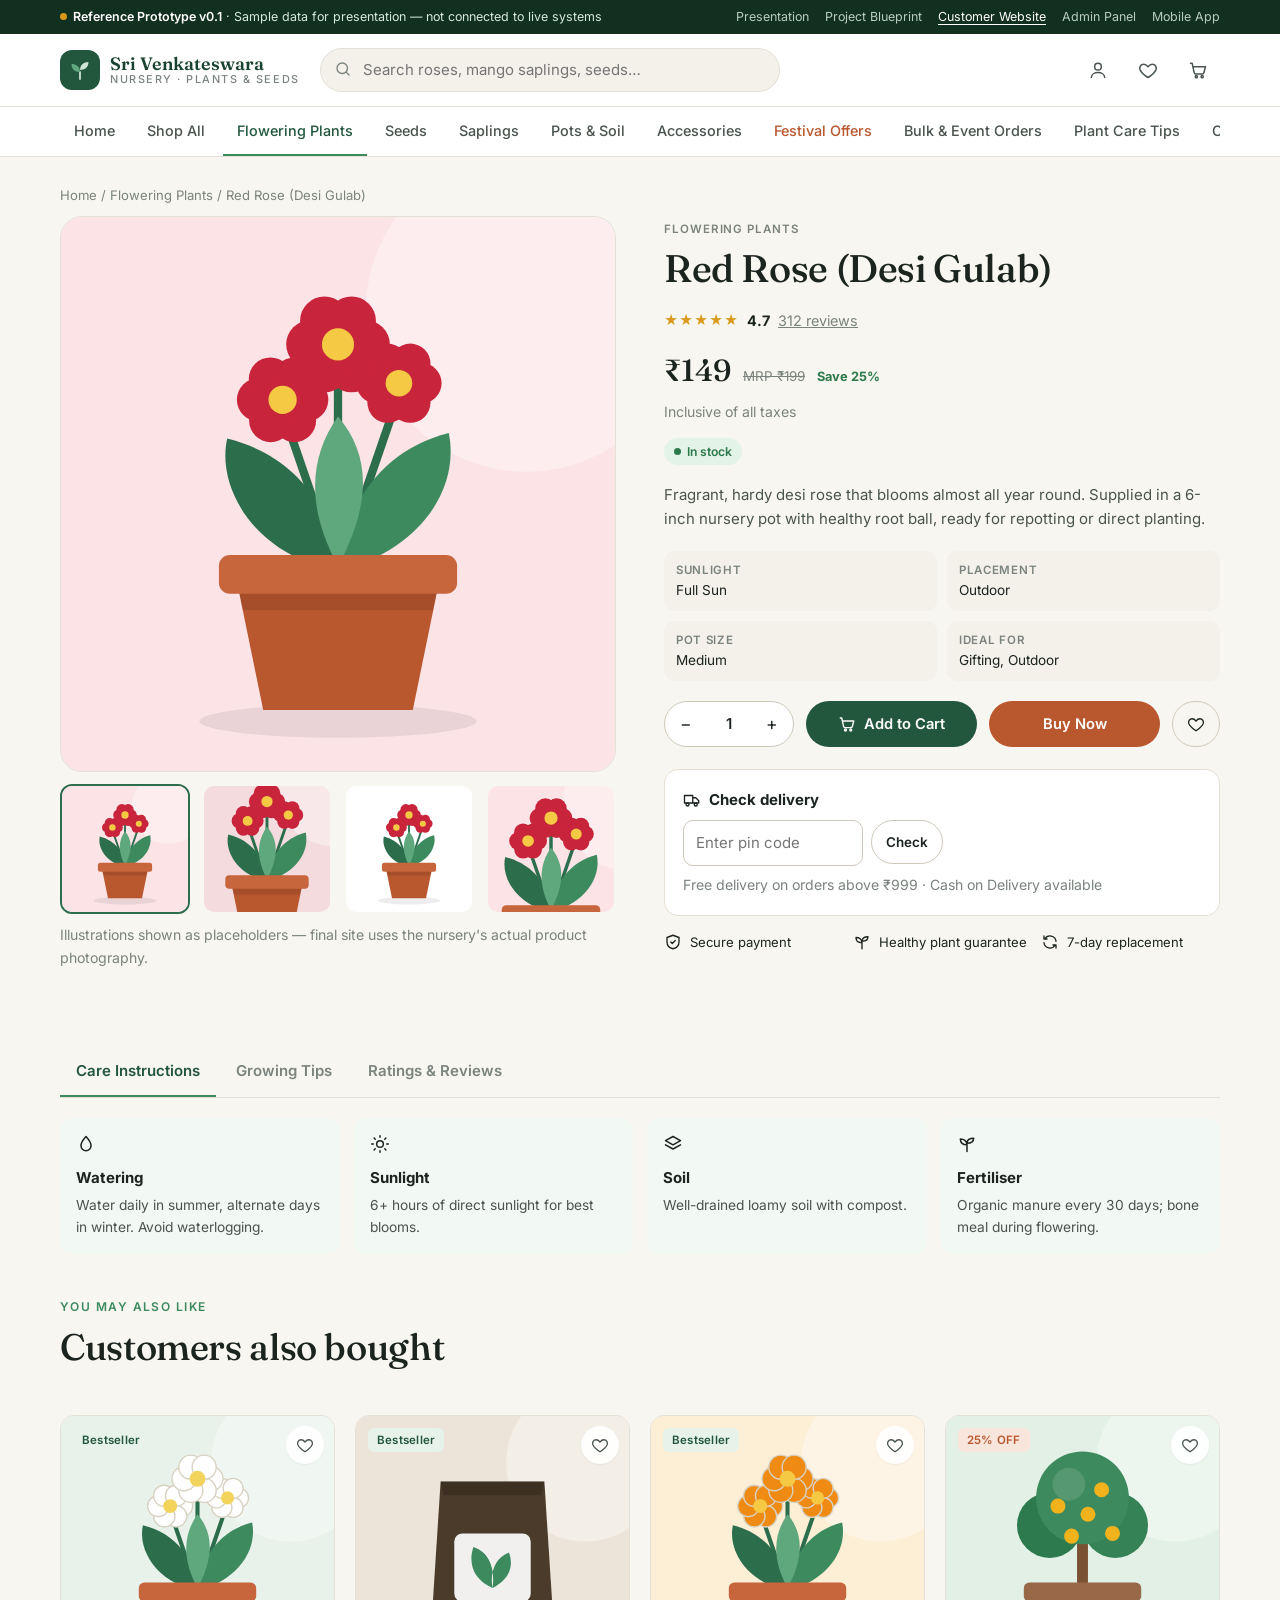
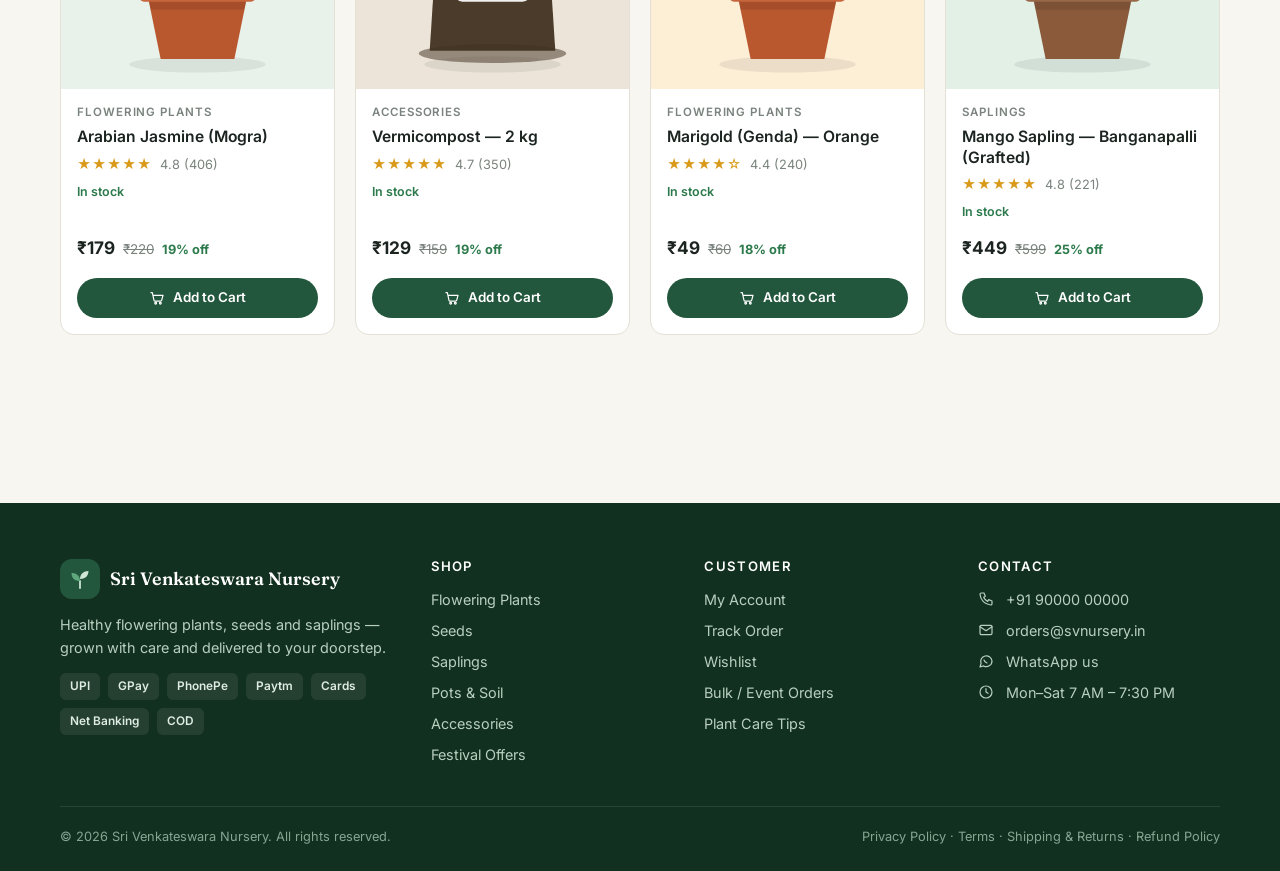
<file: product.html>
<!doctype html>
<html lang="en">
<head>
  <meta charset="utf-8">
  <meta name="viewport" content="width=device-width, initial-scale=1">
  <link rel="icon" href="data:image/svg+xml,%3Csvg xmlns=%22http://www.w3.org/2000/svg%22 viewBox=%220 0 24 24%22%3E%3Crect width=%2224%22 height=%2224%22 rx=%226%22 fill=%22%2322573d%22/%3E%3Cpath d=%22M12 20v-6%22 stroke=%22%23cfe5d6%22 stroke-width=%221.8%22 stroke-linecap=%22round%22/%3E%3Cpath d=%22M12 14C12 9 8.5 7 4.5 7c0 5 3 7 7.5 7Z%22 fill=%22%235fa77c%22/%3E%3Cpath d=%22M12 12c0-4.5 3-7 7.5-7 0 4.5-3 7-7.5 7Z%22 fill=%22%23cfe5d6%22/%3E%3C/svg%3E">
  <title>Product — Sri Venkateswara Nursery</title>
  <link rel="preconnect" href="https://fonts.googleapis.com">
  <link rel="preconnect" href="https://fonts.gstatic.com" crossorigin>
  <link href="https://fonts.googleapis.com/css2?family=Fraunces:opsz,wght@9..144,400;9..144,500;9..144,600&family=Inter:wght@400;500;600;700&display=swap" rel="stylesheet">
  <link rel="stylesheet" href="assets/css/style.css">
</head>
<body>
  <main class="section" style="padding-top:28px">
    <div class="container" id="pdp"></div>
  </main>

  <script src="assets/js/data.js"></script>
  <script src="assets/js/app.js"></script>
  <script>
    const p = byId(qs("id")) || PRODUCTS[0];
    renderLayout(p.cat);
    document.title = `${p.name} — Sri Venkateswara Nursery`;

    const care = p.care || null;
    const dist = [0.72, 0.18, 0.06, 0.03, 0.01];
    const wished = () => Store.wish().includes(p.id);
    const stockHtml = p.stock === 0 ? `<span class="status st-cancelled">Out of stock</span>` : p.stock <= 10 ? `<span class="status st-dispatched">Only ${p.stock} left — order soon</span>` : `<span class="status st-delivered">In stock</span>`;

    document.getElementById("pdp").innerHTML = `
      <div class="crumbs"><a href="home.html">Home</a> / <a href="shop.html?cat=${p.cat}">${catName(p.cat)}</a> / ${esc(p.name)}</div>
      <div class="pdp">
        <!-- 4.3 Image gallery -->
        <div>
          <div class="gallery-main" id="main">${plantArt(p.art, 0)}</div>
          <div class="thumbs" id="thumbs">${[0, 1, 2, 3].map((v) => `<button class="${v ? "" : "active"}" data-v="${v}" aria-label="View image ${v + 1}">${plantArt(p.art, v)}</button>`).join("")}</div>
          <p class="subtle" style="margin-top:10px">Illustrations shown as placeholders — final site uses the nursery's actual product photography.</p>
        </div>

        <div>
          <span class="p-cat">${catName(p.cat)}</span>
          <h1 style="font-size:clamp(1.7rem,3vw,2.4rem);margin-top:6px">${esc(p.name)}</h1>
          <div class="p-meta" style="font-size:.9rem"><span class="stars">${starStr(p.rating)}</span><b style="color:var(--ink)">${p.rating}</b><a href="#reviews" style="text-decoration:underline">${p.reviews} reviews</a></div>
          <div class="pdp-price"><span class="price">${inr(p.price)}</span><span class="mrp">MRP ${inr(p.mrp)}</span><span class="off">Save ${pctOff(p)}%</span></div>
          <p class="subtle" style="margin-top:-8px">Inclusive of all taxes</p>
          <div style="margin:10px 0 18px">${stockHtml}</div>
          <p class="muted">${esc(p.desc)}</p>

          <div class="spec-list">
            ${p.sun !== "NA" ? `<div><b>Sunlight</b>${p.sun}</div>` : ""}
            <div><b>Placement</b>${p.type}</div>
            ${p.pot !== "NA" ? `<div><b>Pot size</b>${p.pot}</div>` : ""}
            <div><b>Ideal for</b>${p.occasion.map((o) => o[0].toUpperCase() + o.slice(1)).join(", ")}</div>
          </div>

          <div class="flex wrap" style="gap:12px">
            <div class="qty"><button id="dec" aria-label="Decrease">−</button><input id="qty" value="1" inputmode="numeric" aria-label="Quantity"><button id="inc" aria-label="Increase">+</button></div>
            <button class="btn btn-primary" id="addBtn" style="flex:1" ${p.stock ? "" : "disabled"}>${icon("cart", 18)} Add to Cart</button>
            <button class="btn btn-accent" id="buyBtn" style="flex:1" ${p.stock ? "" : "disabled"}>Buy Now</button>
            <button class="btn btn-outline" id="wishBtn" aria-label="Wishlist" style="padding:0 14px">${icon("heart", 18)}</button>
          </div>
          ${p.stock ? "" : `<div class="notice gold" style="margin-top:14px">${icon("bell")} <span>Add to wishlist to get a <b>back-in-stock alert</b> by push notification and email.</span></div>`}

          <div class="card card-pad" style="margin-top:22px;padding:18px">
            <b class="flex" style="gap:8px">${icon("truck", 18)} Check delivery</b>
            <div class="pin-check"><input class="input" id="pin" maxlength="6" placeholder="Enter pin code" inputmode="numeric"><button class="btn btn-outline btn-sm" id="pinBtn" style="height:44px">Check</button></div>
            <div id="pinMsg" class="subtle" style="margin-top:8px">Free delivery on orders above ${inr(STORE.freeShippingAbove)} · Cash on Delivery available</div>
          </div>
          <div class="grid grid-3" style="margin-top:16px;gap:10px;font-size:.82rem">
            <div class="flex" style="gap:8px">${icon("shield", 18)} Secure payment</div>
            <div class="flex" style="gap:8px">${icon("sprout", 18)} Healthy plant guarantee</div>
            <div class="flex" style="gap:8px">${icon("refresh", 18)} 7-day replacement</div>
          </div>
        </div>
      </div>

      <!-- Tabs: description / care / tips / reviews -->
      <section class="section" style="padding-bottom:20px">
        <div class="tabs" role="tablist">
          <button class="active" data-tab="care">Care Instructions</button>
          <button data-tab="tips">Growing Tips</button>
          <button data-tab="reviews" id="reviews">Ratings & Reviews</button>
        </div>
        <div data-pane="care">
          ${care ? `<div class="care-grid">
            <div class="care-item">${icon("drop")}<b>Watering</b><p>${care.water}</p></div>
            <div class="care-item">${icon("sun")}<b>Sunlight</b><p>${care.sun}</p></div>
            <div class="care-item">${icon("layers")}<b>Soil</b><p>${care.soil}</p></div>
            <div class="care-item">${icon("sprout")}<b>Fertiliser</b><p>${care.feed}</p></div></div>`
            : `<p class="muted">Usage instructions are printed on the product label. For help choosing the right product, <a href="contact.html" style="text-decoration:underline">contact our team</a>.</p>`}
        </div>
        <div data-pane="tips" class="hide">
          ${p.tips.length ? `<ul class="muted" style="padding-left:20px;margin:0">${p.tips.map((t) => `<li style="margin-bottom:8px">${t}</li>`).join("")}</ul>` : `<p class="muted">No additional tips for this product.</p>`}
          <a href="care-tips.html" class="btn btn-outline btn-sm" style="margin-top:12px">More plant care guides</a>
        </div>
        <div data-pane="reviews" class="hide">
          <div style="display:grid;grid-template-columns:260px 1fr;gap:32px" class="rev-grid">
            <div>
              <div style="font-family:var(--font-display);font-size:3rem;line-height:1">${p.rating}</div>
              <div class="stars" style="font-size:1.1rem">${starStr(p.rating)}</div>
              <p class="subtle">Based on ${p.reviews} verified ratings</p>
              <div class="rating-bars">${dist.map((d, i) => `<div class="row"><span>${5 - i} ★</span><div class="bar"><i style="width:${d * 100}%"></i></div><span class="subtle">${Math.round(d * p.reviews)}</span></div>`).join("")}</div>
              <button class="btn btn-outline btn-sm" style="margin-top:16px" id="writeRev">Write a review</button>
            </div>
            <div id="revList">${REVIEWS.slice(0, 3).map((r) => `<div class="review"><div class="flex between"><b>${r.name}</b><span class="subtle">${fmtDate(r.date)}</span></div><div class="stars">${starStr(r.rating)}</div><p class="muted" style="margin:6px 0 0">${r.text}</p><span class="subtle">${r.city} · Verified buyer</span></div>`).join("")}</div>
          </div>
        </div>
      </section>

      <!-- Related products -->
      <section class="section" style="padding-top:20px">
        <div class="section-head"><div><span class="eyebrow">You may also like</span><h2>Customers also bought</h2></div></div>
        <div class="products">${PRODUCTS.filter((x) => x.id !== p.id && (x.cat === p.cat || x.occasion.some((o) => p.occasion.includes(o)))).sort((a, b) => b.pop - a.pop).slice(0, 4).map(productCard).join("")}</div>
      </section>`;

    // Gallery
    document.getElementById("thumbs").addEventListener("click", (e) => {
      const b = e.target.closest("button"); if (!b) return;
      document.querySelectorAll("#thumbs button").forEach((x) => x.classList.toggle("active", x === b));
      document.getElementById("main").innerHTML = plantArt(p.art, +b.dataset.v);
    });
    // Quantity
    const qty = document.getElementById("qty");
    const clamp = (v) => Math.max(1, Math.min(+v || 1, p.stock || 1));
    document.getElementById("dec").onclick = () => (qty.value = clamp(+qty.value - 1));
    document.getElementById("inc").onclick = () => { if (+qty.value >= p.stock) toast(`Only ${p.stock} in stock`, "alert"); qty.value = clamp(+qty.value + 1); };
    qty.onchange = () => (qty.value = clamp(qty.value));
    document.getElementById("addBtn").onclick = () => Store.addToCart(p.id, +qty.value);
    document.getElementById("buyBtn").onclick = () => { Store.addToCart(p.id, +qty.value); location.href = "cart.html"; };
    const wb = document.getElementById("wishBtn");
    const paintWish = () => { wb.style.color = wished() ? "var(--terracotta)" : ""; wb.querySelector("path").setAttribute("fill", wished() ? "currentColor" : "none"); };
    wb.onclick = () => { Store.toggleWish(p.id); paintWish(); }; paintWish();
    // Pin check
    document.getElementById("pinBtn").onclick = () => {
      const r = checkPin(document.getElementById("pin").value.trim());
      const m = document.getElementById("pinMsg");
      m.innerHTML = `<span style="color:${r.ok ? "var(--ok)" : "var(--crit)"};font-weight:600">${r.ok ? "✓" : "✕"} ${r.msg}</span>`;
    };
    // Tabs
    document.querySelector(".tabs").addEventListener("click", (e) => {
      const b = e.target.closest("button"); if (!b) return;
      document.querySelectorAll(".tabs button").forEach((x) => x.classList.toggle("active", x === b));
      document.querySelectorAll("[data-pane]").forEach((x) => x.classList.toggle("hide", x.dataset.pane !== b.dataset.tab));
    });
    if (location.hash === "#reviews") document.getElementById("reviews").click();
    // Write a review
    document.getElementById("writeRev").onclick = () => {
      const m = openModal("Write a review", `
        <p class="subtle">Only customers who purchased this item can post a review (verified buyer).</p>
        <div class="field"><label>Your rating</label><div id="rStars" style="font-size:1.8rem;color:var(--marigold);cursor:pointer;letter-spacing:4px">☆☆☆☆☆</div></div>
        <div class="field"><label for="rText">Your review</label><textarea class="input" id="rText" placeholder="How is the plant doing?"></textarea></div>
        <div class="field"><label>Add photos (optional)</label><input type="file" class="input" accept="image/*"></div>`,
        `<button class="btn btn-outline" data-close>Cancel</button><button class="btn btn-primary" id="rSubmit">Submit review</button>`);
      let rating = 0;
      m.querySelector("#rStars").onclick = (e) => {
        const r = e.currentTarget.getBoundingClientRect();
        rating = Math.min(5, Math.max(1, Math.ceil(((e.clientX - r.left) / Math.min(r.width, 150)) * 5)));
        e.currentTarget.textContent = "★".repeat(rating) + "☆".repeat(5 - rating);
      };
      m.querySelector("#rSubmit").onclick = () => {
        if (!rating) return toast("Please choose a star rating", "alert");
        closeModal(); toast("Thanks! Your review is pending moderation.", "check");
      };
    };
  </script>
  <style>@media (max-width:860px){.rev-grid{grid-template-columns:1fr!important}}</style>
</body>
</html>
</file>
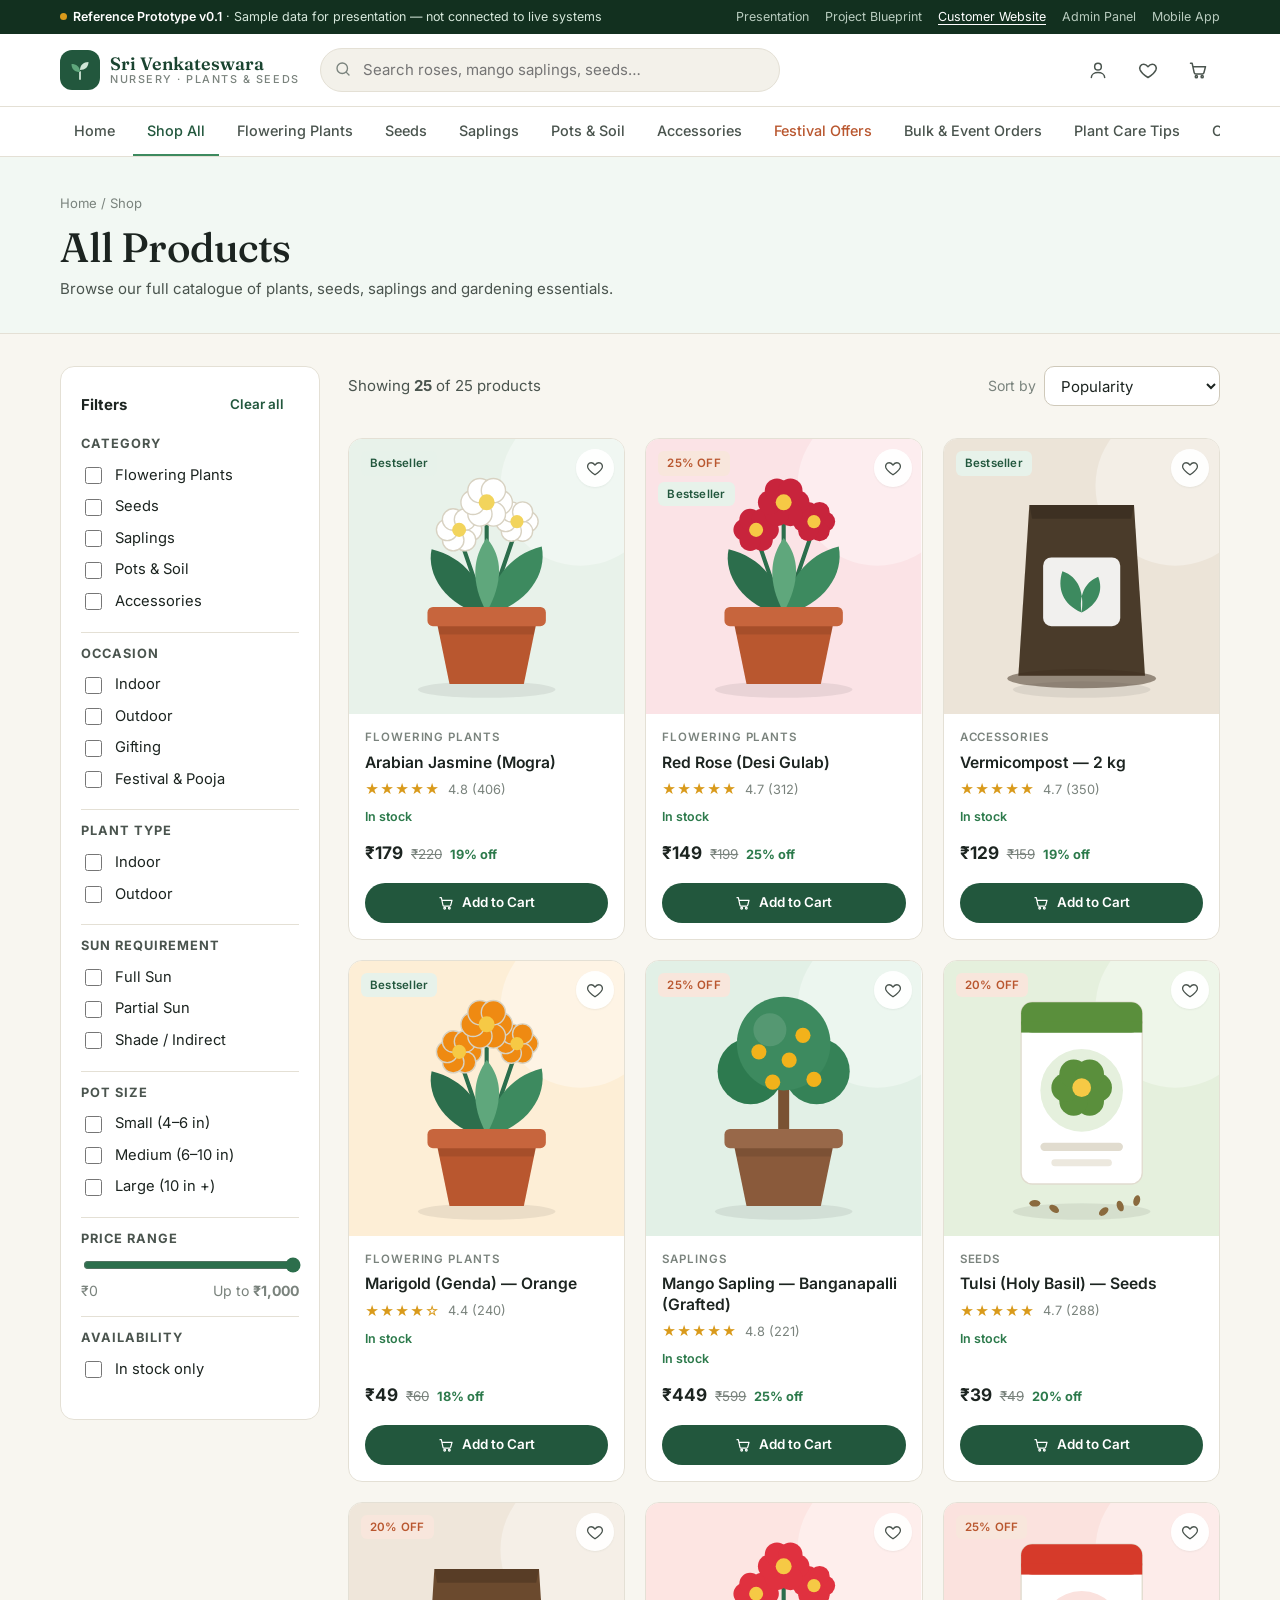
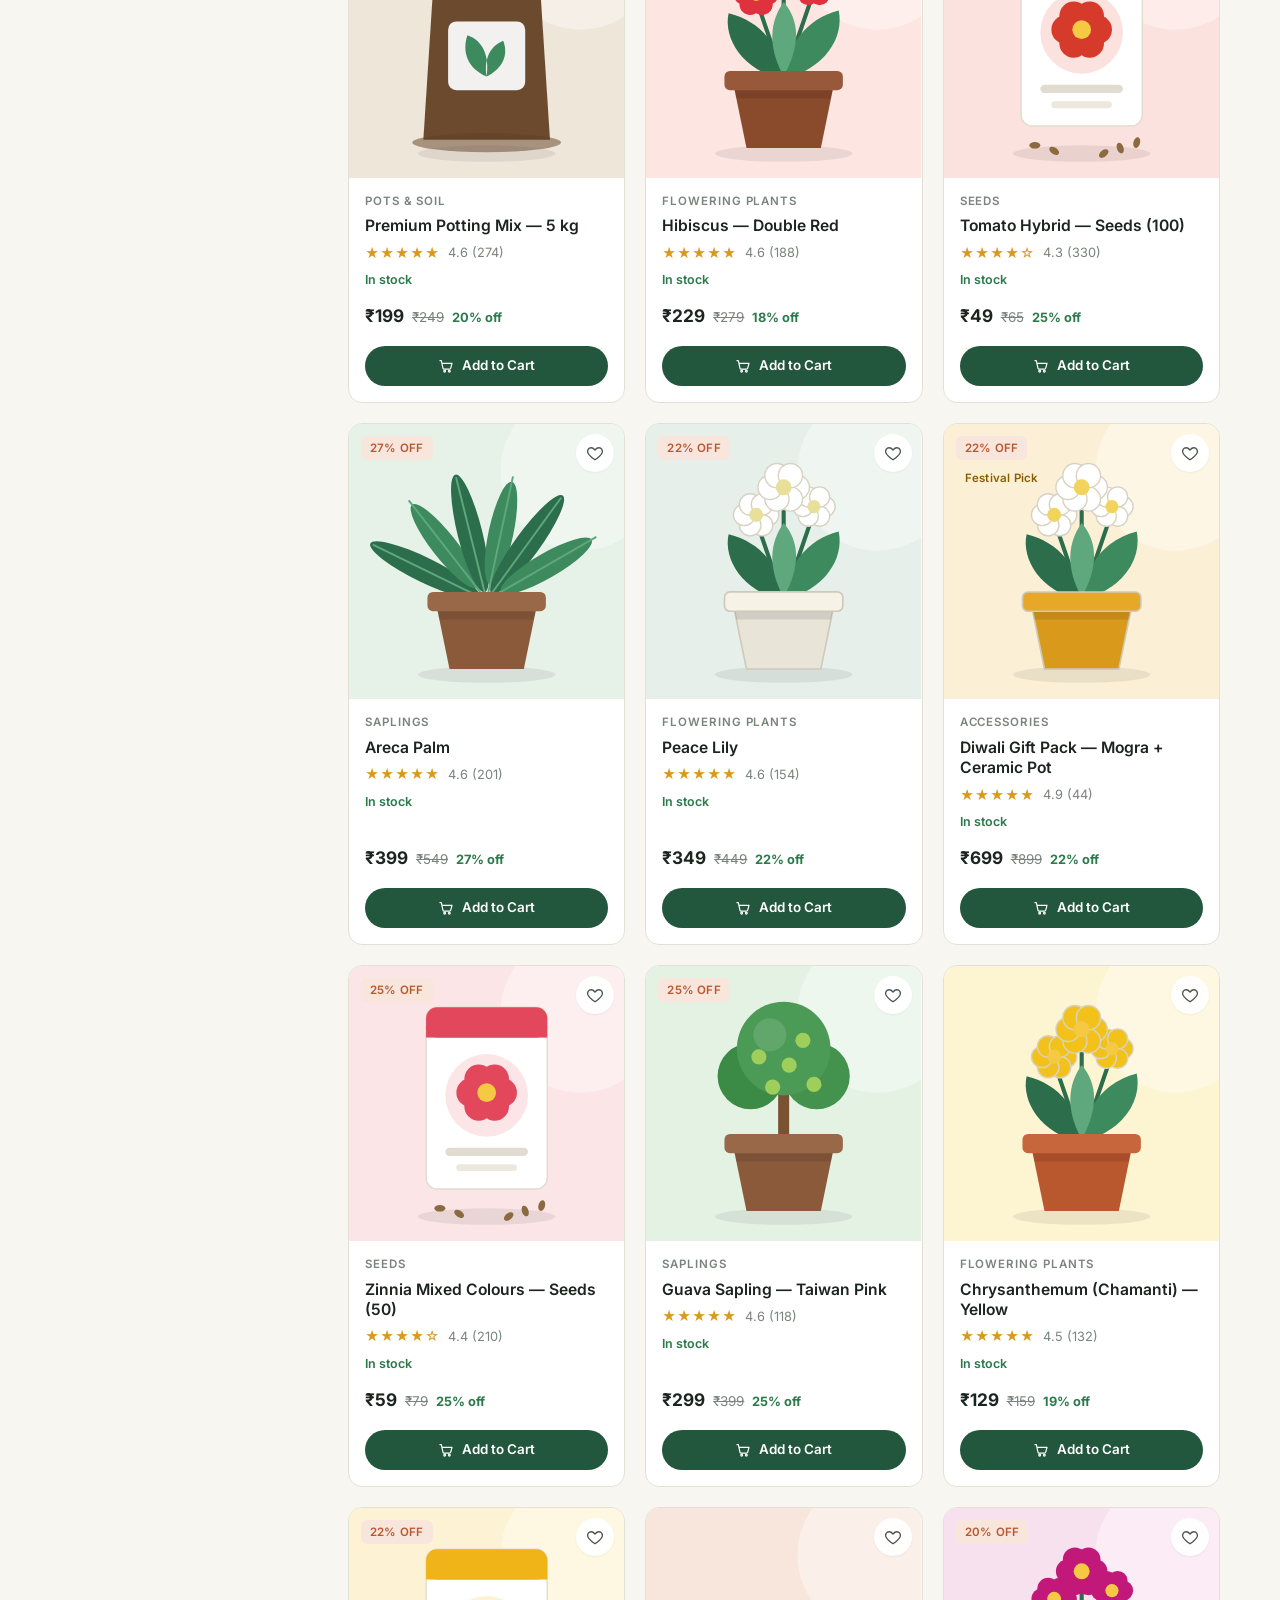
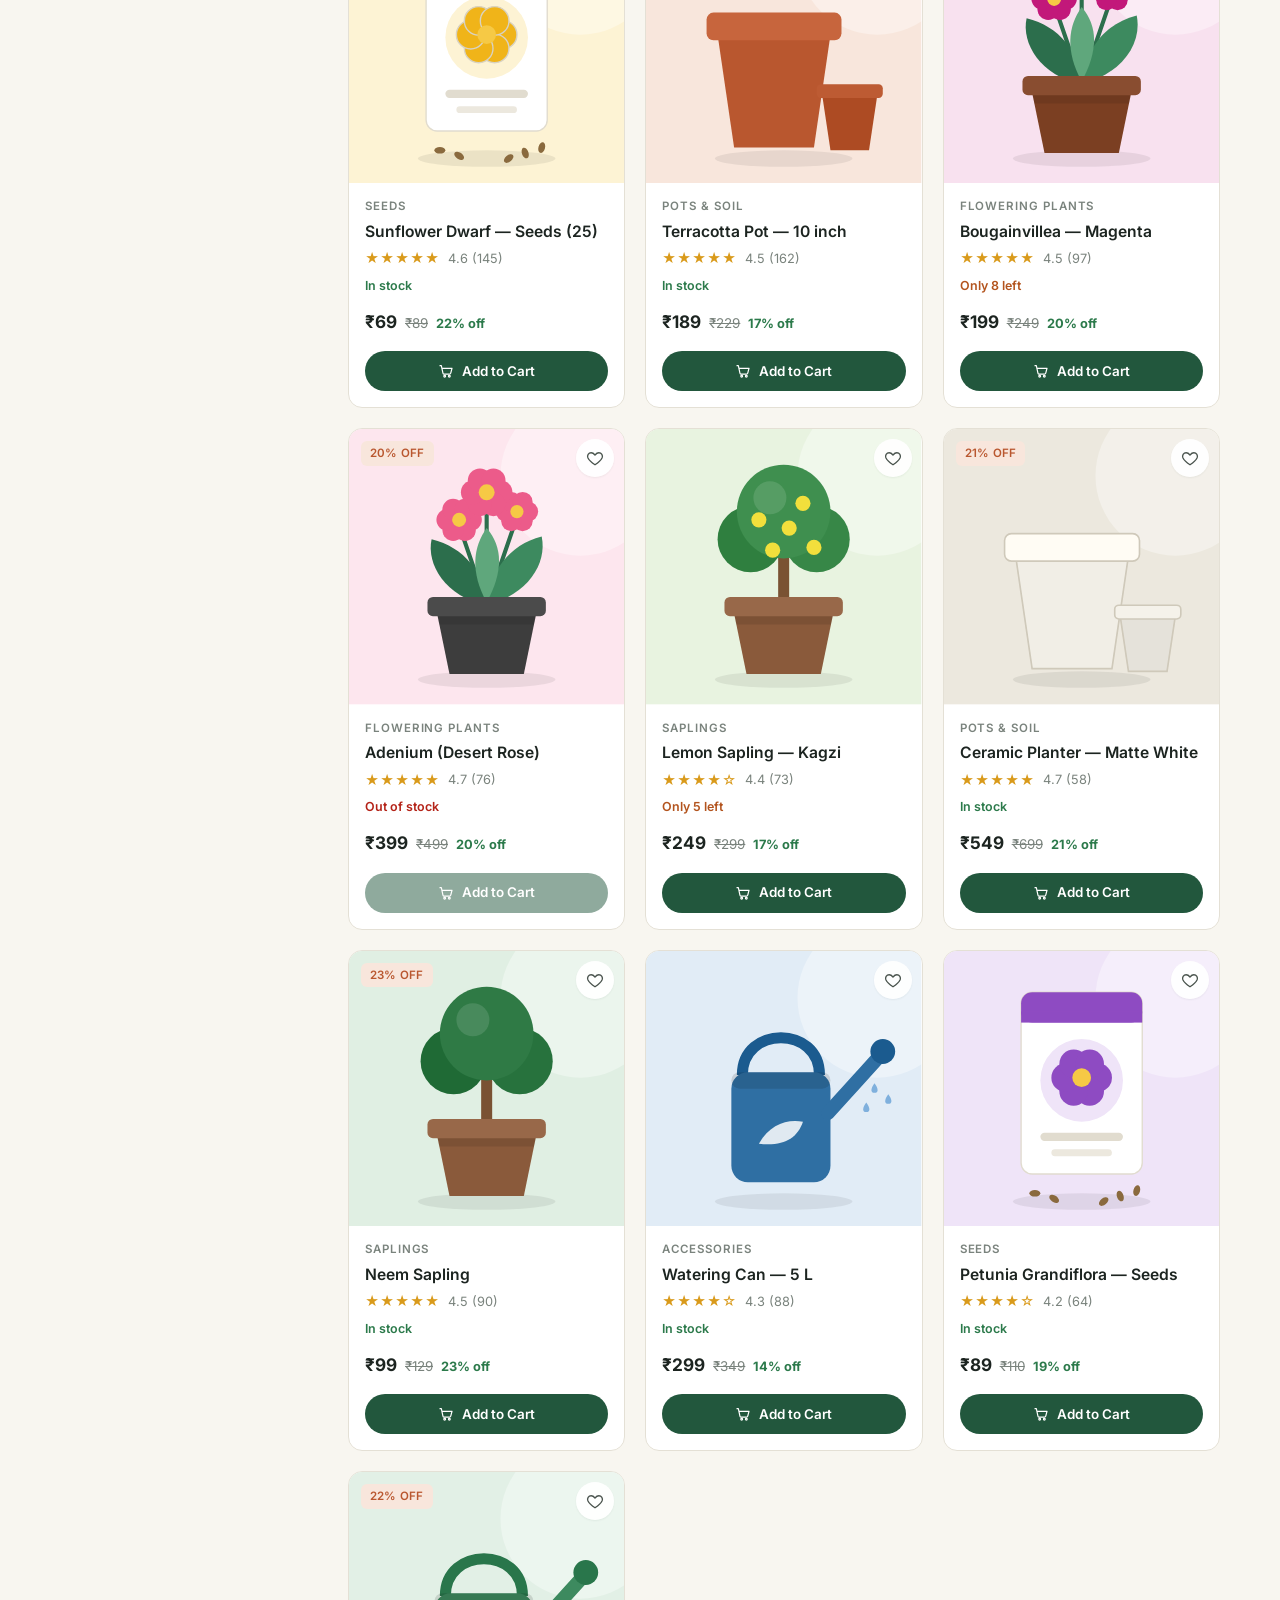
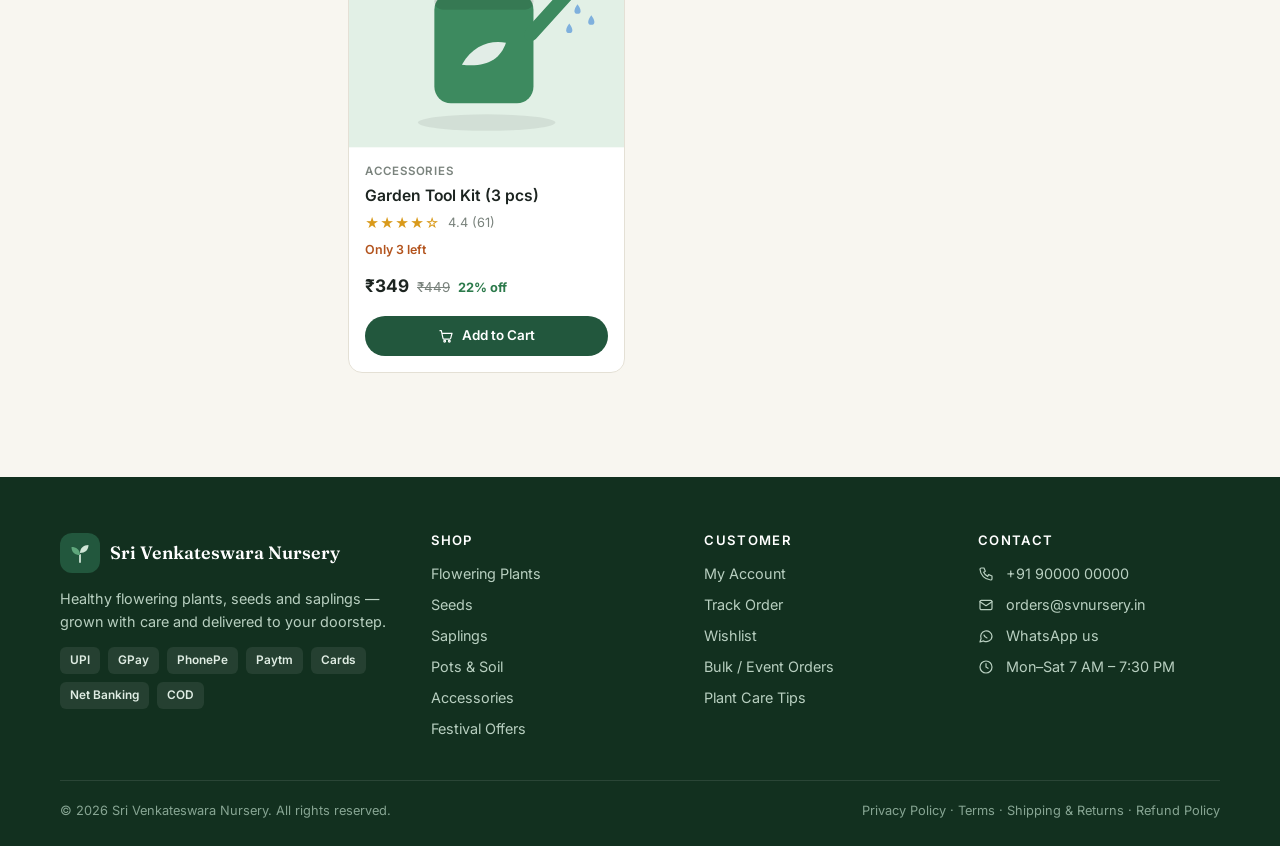
<file: shop.html>
<!doctype html>
<html lang="en">
<head>
  <meta charset="utf-8">
  <meta name="viewport" content="width=device-width, initial-scale=1">
  <link rel="icon" href="data:image/svg+xml,%3Csvg xmlns=%22http://www.w3.org/2000/svg%22 viewBox=%220 0 24 24%22%3E%3Crect width=%2224%22 height=%2224%22 rx=%226%22 fill=%22%2322573d%22/%3E%3Cpath d=%22M12 20v-6%22 stroke=%22%23cfe5d6%22 stroke-width=%221.8%22 stroke-linecap=%22round%22/%3E%3Cpath d=%22M12 14C12 9 8.5 7 4.5 7c0 5 3 7 7.5 7Z%22 fill=%22%235fa77c%22/%3E%3Cpath d=%22M12 12c0-4.5 3-7 7.5-7 0 4.5-3 7-7.5 7Z%22 fill=%22%23cfe5d6%22/%3E%3C/svg%3E">
  <title>Shop Plants — Sri Venkateswara Nursery</title>
  <link rel="preconnect" href="https://fonts.googleapis.com">
  <link rel="preconnect" href="https://fonts.gstatic.com" crossorigin>
  <link href="https://fonts.googleapis.com/css2?family=Fraunces:opsz,wght@9..144,400;9..144,500;9..144,600&family=Inter:wght@400;500;600;700&display=swap" rel="stylesheet">
  <link rel="stylesheet" href="assets/css/style.css">
</head>
<body>
  <div class="page-head"><div class="container">
    <div class="crumbs"><a href="home.html">Home</a> / <span id="crumb">Shop</span></div>
    <h1 id="title">All Products</h1>
    <p class="muted" id="subtitle" style="margin:0">Browse our full catalogue of plants, seeds, saplings and gardening essentials.</p>
  </div></div>

  <main class="section" style="padding-top:32px">
    <div class="container shop">
      <!-- 4.2 Filters -->
      <aside class="card filters" aria-label="Filters">
        <div class="flex between"><b>Filters</b><button class="btn btn-ghost btn-sm" id="reset">Clear all</button></div>
        <div class="filter-group"><h4>Category</h4><div id="f-cat"></div></div>
        <div class="filter-group"><h4>Occasion</h4><div id="f-occ"></div></div>
        <div class="filter-group"><h4>Plant type</h4><div id="f-type"></div></div>
        <div class="filter-group"><h4>Sun requirement</h4><div id="f-sun"></div></div>
        <div class="filter-group"><h4>Pot size</h4><div id="f-pot"></div></div>
        <div class="filter-group">
          <h4>Price range</h4>
          <input type="range" class="range" id="f-price" min="0" max="1000" step="50" value="1000" aria-label="Maximum price">
          <div class="flex between subtle"><span>₹0</span><span>Up to <b id="priceVal">₹1,000</b></span></div>
        </div>
        <div class="filter-group"><h4>Availability</h4><label class="check"><input type="checkbox" id="f-stock"> In stock only</label></div>
      </aside>

      <section>
        <div class="toolbar">
          <span class="muted" id="count"></span>
          <label class="flex" style="gap:8px"><span class="subtle">Sort by</span>
            <select id="sort">
              <option value="popular">Popularity</option>
              <option value="low">Price: Low to High</option>
              <option value="high">Price: High to Low</option>
              <option value="newest">Newest First</option>
              <option value="rating">Customer Rating</option>
            </select>
          </label>
        </div>
        <div class="active-filters" id="chips"></div>
        <div class="products" id="grid" style="grid-template-columns:repeat(3,1fr)"></div>
      </section>
    </div>
  </main>

  <script src="assets/js/data.js"></script>
  <script src="assets/js/app.js"></script>
  <script>
    renderLayout(qs("cat") || (qs("occasion") ? "" : "shop"));

    const state = {
      cat: new Set(qs("cat") ? [qs("cat")] : []),
      occ: new Set(qs("occasion") ? [qs("occasion")] : []),
      type: new Set(), sun: new Set(), pot: new Set(),
      price: 1000, stock: false, q: qs("q") || "", sort: qs("sort") || "popular",
    };
    const groups = {
      cat: CATEGORIES.map((c) => [c.id, c.name]),
      occ: [["indoor", "Indoor"], ["outdoor", "Outdoor"], ["gifting", "Gifting"], ["festival", "Festival & Pooja"]],
      type: [["Indoor", "Indoor"], ["Outdoor", "Outdoor"]],
      sun: [["Full Sun", "Full Sun"], ["Partial Sun", "Partial Sun"], ["Shade", "Shade / Indirect"]],
      pot: [["Small", "Small (4–6 in)"], ["Medium", "Medium (6–10 in)"], ["Large", "Large (10 in +)"]],
    };
    const field = { cat: "cat", occ: "occasion", type: "type", sun: "sun", pot: "pot" };

    for (const [g, opts] of Object.entries(groups)) {
      document.getElementById("f-" + g).innerHTML = opts.map(([v, l]) =>
        `<label class="check"><input type="checkbox" data-g="${g}" value="${v}" ${state[g].has(v) ? "checked" : ""}> ${l}</label>`).join("");
    }
    document.querySelector(".filters").addEventListener("change", (e) => {
      const t = e.target;
      if (t.dataset.g) { t.checked ? state[t.dataset.g].add(t.value) : state[t.dataset.g].delete(t.value); }
      if (t.id === "f-stock") state.stock = t.checked;
      render();
    });
    document.getElementById("f-price").addEventListener("input", (e) => { state.price = +e.target.value; render(); });
    document.getElementById("sort").value = state.sort;
    document.getElementById("sort").addEventListener("change", (e) => { state.sort = e.target.value; render(); });
    document.getElementById("reset").addEventListener("click", () => {
      Object.keys(groups).forEach((g) => state[g].clear());
      state.price = 1000; state.stock = false; state.q = "";
      document.querySelectorAll(".filters input[type=checkbox]").forEach((c) => (c.checked = false));
      document.getElementById("f-price").value = 1000;
      render();
    });
    document.getElementById("chips").addEventListener("click", (e) => {
      const c = e.target.closest("[data-rm]"); if (!c) return;
      const [g, v] = c.dataset.rm.split("|");
      if (g === "q") state.q = ""; else if (g === "price") { state.price = 1000; document.getElementById("f-price").value = 1000; }
      else if (g === "stock") { state.stock = false; document.getElementById("f-stock").checked = false; }
      else { state[g].delete(v); const cb = document.querySelector(`[data-g="${g}"][value="${v}"]`); if (cb) cb.checked = false; }
      render();
    });

    function render() {
      let list = PRODUCTS.filter((p) => {
        const match = (g) => !state[g].size || (g === "occ" ? p.occasion.some((o) => state.occ.has(o)) : state[g].has(p[field[g]]));
        return match("cat") && match("occ") && match("type") && match("sun") && match("pot") &&
          p.price <= state.price && (!state.stock || p.stock > 0) &&
          (!state.q || (p.name + " " + catName(p.cat) + " " + p.desc).toLowerCase().includes(state.q.toLowerCase()));
      });
      const sorters = { popular: (a, b) => b.pop - a.pop, low: (a, b) => a.price - b.price, high: (a, b) => b.price - a.price, newest: (a, b) => b.added.localeCompare(a.added), rating: (a, b) => b.rating - a.rating };
      list.sort(sorters[state.sort]);

      const one = state.cat.size === 1 ? CATEGORIES.find((c) => c.id === [...state.cat][0]) : null;
      document.getElementById("title").textContent = state.q ? `Results for “${state.q}”` : one ? one.name : "All Products";
      document.getElementById("crumb").textContent = one ? one.name : "Shop";
      document.getElementById("subtitle").textContent = one ? one.blurb : "Browse our full catalogue of plants, seeds, saplings and gardening essentials.";
      document.getElementById("count").innerHTML = `Showing <b>${list.length}</b> of ${PRODUCTS.length} products`;
      document.getElementById("priceVal").textContent = inr(state.price);

      const chips = [];
      if (state.q) chips.push(["q|", `Search: ${state.q}`]);
      for (const g of Object.keys(groups)) state[g].forEach((v) => chips.push([`${g}|${v}`, groups[g].find((o) => o[0] === v)?.[1] || v]));
      if (state.price < 1000) chips.push(["price|", `Under ${inr(state.price)}`]);
      if (state.stock) chips.push(["stock|", "In stock"]);
      document.getElementById("chips").innerHTML = chips.map(([k, l]) => `<button class="chip active" data-rm="${k}">${esc(l)} ${icon("x", 14)}</button>`).join("");

      document.getElementById("grid").innerHTML = list.length ? list.map(productCard).join("") :
        `<div class="empty-state card" style="grid-column:1/-1">${icon("search", 32)}<h3 style="margin-top:12px">No products match these filters</h3><p>Try removing a filter or searching for something else.</p></div>`;
    }
    render();
  </script>
  <style>
    @media (max-width:1024px){#grid{grid-template-columns:repeat(2,1fr)!important}}
  </style>
</body>
</html>
</file>
<file: assets/css/style.css>
/* ==========================================================================
   Sri Venkateswara Nursery — Reference Prototype
   Shared design system: tokens, layout, components
   ========================================================================== */

:root {
  /* Brand */
  --forest-900: #12301f;
  --forest-800: #1a4430;
  --forest-700: #22573d;
  --forest-600: #2c6e4c;
  --leaf-500: #3d8a5f;
  --leaf-400: #5fa77c;
  --leaf-200: #cfe5d6;
  --leaf-100: #e7f2ea;
  --leaf-50: #f2f8f3;
  --terracotta: #b9572f;
  --terracotta-100: #f8e6dc;
  --marigold: #d99a1b;
  --marigold-100: #fbf0d6;

  /* Neutrals */
  --bg: #f8f6f0;
  --surface: #ffffff;
  --surface-2: #f3f1ea;
  --line: #e4e0d5;
  --line-strong: #cfc9ba;
  --ink: #1c2420;
  --ink-2: #4a544e;
  --ink-3: #7a837d;

  /* Status (reserved — always with icon + label) */
  --ok: #2c7a4b;      --ok-bg: #e3f3e8;
  --warn: #9a6a00;    --warn-bg: #fbf0d0;
  --serious: #b3541e; --serious-bg: #fbe6da;
  --crit: #b42318;    --crit-bg: #fde4e1;
  --info: #2457a6;    --info-bg: #e3ecfa;

  --radius-sm: 8px;
  --radius: 14px;
  --radius-lg: 22px;
  --shadow-sm: 0 1px 2px rgba(18, 48, 31, .06);
  --shadow: 0 6px 24px -8px rgba(18, 48, 31, .18);
  --shadow-lg: 0 24px 60px -20px rgba(18, 48, 31, .35);

  --font-display: "Fraunces", Georgia, "Times New Roman", serif;
  --font-body: "Inter", -apple-system, BlinkMacSystemFont, "Segoe UI", Roboto, sans-serif;
  --container: 1200px;
}

*, *::before, *::after { box-sizing: border-box; }
html { scroll-behavior: smooth; -webkit-text-size-adjust: 100%; }
body {
  margin: 0;
  background: var(--bg);
  color: var(--ink);
  font: 400 15px/1.6 var(--font-body);
  -webkit-font-smoothing: antialiased;
}
img, svg { display: block; max-width: 100%; }
svg[aria-hidden="true"] { display: inline-block; vertical-align: -.22em; flex-shrink: 0; }
a { color: inherit; text-decoration: none; }
button, input, select, textarea { font: inherit; color: inherit; }
h1, h2, h3, h4 { font-family: var(--font-display); font-weight: 500; line-height: 1.15; margin: 0 0 .5em; letter-spacing: -.01em; }
h1 { font-size: clamp(2rem, 4.2vw, 3.4rem); }
h2 { font-size: clamp(1.6rem, 3vw, 2.3rem); }
h3 { font-size: 1.25rem; }
h4 { font-size: 1.05rem; }
p { margin: 0 0 1em; }
.muted { color: var(--ink-2); }
.subtle { color: var(--ink-3); font-size: .88rem; }
.container { width: 100%; max-width: var(--container); margin: 0 auto; padding: 0 20px; }
.section { padding: 64px 0; }
.section-sm { padding: 40px 0; }
.section-head { display: flex; align-items: end; justify-content: space-between; gap: 16px; margin-bottom: 28px; flex-wrap: wrap; }
.section-head p { margin: 0; max-width: 560px; }
.eyebrow { display: inline-block; font-size: .75rem; font-weight: 600; letter-spacing: .12em; text-transform: uppercase; color: var(--leaf-500); margin-bottom: 10px; }
.grid { display: grid; gap: 20px; }
.grid-2 { grid-template-columns: repeat(2, 1fr); }
.grid-3 { grid-template-columns: repeat(3, 1fr); }
.grid-4 { grid-template-columns: repeat(4, 1fr); }
.flex { display: flex; gap: 12px; align-items: center; }
.between { justify-content: space-between; }
.wrap { flex-wrap: wrap; }
.hide { display: none !important; }
.sr-only { position: absolute; width: 1px; height: 1px; overflow: hidden; clip: rect(0 0 0 0); }

/* ---------- Prototype ribbon ---------- */
.proto-ribbon {
  background: var(--forest-900);
  color: #d7e8dc;
  font-size: .78rem;
}
.proto-ribbon .container { display: flex; align-items: center; justify-content: space-between; gap: 12px; padding-top: 7px; padding-bottom: 7px; flex-wrap: wrap; }
.proto-ribbon strong { color: #fff; font-weight: 600; }
.proto-ribbon nav { display: flex; gap: 16px; flex-wrap: wrap; }
.proto-ribbon nav a { opacity: .85; }
.proto-ribbon nav a:hover, .proto-ribbon nav a.active { opacity: 1; color: #fff; text-decoration: underline; text-underline-offset: 3px; }
.dot-live { display: inline-block; width: 7px; height: 7px; border-radius: 50%; background: var(--marigold); margin-right: 6px; vertical-align: 1px; }

/* ---------- Header ---------- */
.site-header { background: var(--surface); border-bottom: 1px solid var(--line); position: sticky; top: 0; z-index: 50; }
.header-row { display: flex; align-items: center; gap: 20px; height: 72px; }
.brand { display: flex; align-items: center; gap: 10px; flex-shrink: 0; }
.brand-mark { width: 40px; height: 40px; border-radius: 12px; background: var(--forest-700); display: grid; place-items: center; }
.brand-name { font-family: var(--font-display); font-size: 1.12rem; line-height: 1.1; font-weight: 600; color: var(--forest-800); }
.brand-name small { display: block; font-family: var(--font-body); font-size: .68rem; font-weight: 500; letter-spacing: .14em; text-transform: uppercase; color: var(--ink-3); }
.search { position: relative; flex: 1; max-width: 460px; }
.search input { width: 100%; height: 44px; border: 1px solid var(--line); background: var(--surface-2); border-radius: 999px; padding: 0 16px 0 42px; outline: none; transition: border-color .15s, background .15s; }
.search input:focus { border-color: var(--leaf-400); background: #fff; }
.search svg { position: absolute; left: 14px; top: 12px; color: var(--ink-3); }
.suggest { position: absolute; top: 50px; left: 0; right: 0; background: #fff; border: 1px solid var(--line); border-radius: var(--radius); box-shadow: var(--shadow); overflow: hidden; z-index: 60; }
.suggest a { display: flex; align-items: center; gap: 12px; padding: 9px 14px; font-size: .92rem; }
.suggest a:hover, .suggest a.focus { background: var(--leaf-50); }
.suggest .thumb { width: 36px; height: 36px; border-radius: 8px; overflow: hidden; flex-shrink: 0; }
.suggest .cat { margin-left: auto; font-size: .76rem; color: var(--ink-3); }
.suggest .empty { padding: 14px; color: var(--ink-3); font-size: .9rem; }
.header-actions { display: flex; align-items: center; gap: 6px; margin-left: auto; }
.icon-btn { position: relative; width: 44px; height: 44px; border-radius: 12px; display: grid; place-items: center; color: var(--ink-2); border: 0; background: transparent; cursor: pointer; }
.icon-btn:hover { background: var(--surface-2); color: var(--forest-700); }
.badge-count { position: absolute; top: 4px; right: 3px; min-width: 18px; height: 18px; border-radius: 9px; background: var(--terracotta); color: #fff; font-size: .68rem; font-weight: 700; display: grid; place-items: center; padding: 0 5px; }
.main-nav { border-top: 1px solid var(--line); }
.main-nav ul { list-style: none; margin: 0; padding: 0; display: flex; gap: 4px; overflow-x: auto; scrollbar-width: none; }
.main-nav a { display: block; padding: 12px 14px; font-size: .9rem; font-weight: 500; color: var(--ink-2); white-space: nowrap; border-bottom: 2px solid transparent; }
.main-nav a:hover { color: var(--forest-700); }
.main-nav a.active { color: var(--forest-700); border-bottom-color: var(--leaf-500); }
.main-nav a.hl { color: var(--terracotta); }
.menu-toggle { display: none; }

/* ---------- Buttons ---------- */
.btn { display: inline-flex; align-items: center; justify-content: center; gap: 8px; height: 46px; padding: 0 22px; border-radius: 999px; border: 1px solid transparent; font-weight: 600; font-size: .92rem; cursor: pointer; transition: background .15s, color .15s, border-color .15s, transform .05s; white-space: nowrap; }
.btn:active { transform: translateY(1px); }
.btn-primary { background: var(--forest-700); color: #fff; }
.btn-primary:hover { background: var(--forest-800); }
.btn-accent { background: var(--terracotta); color: #fff; }
.btn-accent:hover { background: #a14a26; }
.btn-outline { background: transparent; border-color: var(--line-strong); color: var(--ink); }
.btn-outline:hover { border-color: var(--forest-600); color: var(--forest-700); }
.btn-light { background: #fff; color: var(--forest-800); }
.btn-ghost { background: transparent; color: var(--forest-700); padding: 0 10px; }
.btn-ghost:hover { background: var(--leaf-50); }
.btn-sm { height: 36px; padding: 0 14px; font-size: .84rem; }
.btn-block { width: 100%; }
.btn[disabled] { opacity: .5; cursor: not-allowed; }

/* ---------- Forms ---------- */
.field { display: flex; flex-direction: column; gap: 6px; margin-bottom: 14px; }
.field label { font-size: .84rem; font-weight: 600; color: var(--ink-2); }
.input, select.input, textarea.input { width: 100%; min-height: 44px; border: 1px solid var(--line-strong); background: #fff; border-radius: 10px; padding: 10px 12px; outline: none; transition: border-color .15s, box-shadow .15s; }
textarea.input { min-height: 96px; resize: vertical; }
.input:focus { border-color: var(--leaf-500); box-shadow: 0 0 0 3px var(--leaf-100); }
.input.error { border-color: var(--crit); }
.form-row { display: grid; grid-template-columns: 1fr 1fr; gap: 14px; }
.check { display: flex; align-items: center; gap: 10px; font-size: .92rem; cursor: pointer; padding: 4px 0; }
.check input { width: 17px; height: 17px; accent-color: var(--forest-600); }
.hint { font-size: .8rem; color: var(--ink-3); }

/* ---------- Cards / chips / badges ---------- */
.card { background: var(--surface); border: 1px solid var(--line); border-radius: var(--radius); }
.card-pad { padding: 24px; }
.chip { display: inline-flex; align-items: center; gap: 6px; height: 32px; padding: 0 14px; border-radius: 999px; border: 1px solid var(--line-strong); background: #fff; font-size: .84rem; cursor: pointer; }
.chip.active, .chip:hover { border-color: var(--forest-600); background: var(--leaf-50); color: var(--forest-700); }
.tag { display: inline-flex; align-items: center; gap: 4px; padding: 3px 9px; border-radius: 6px; font-size: .72rem; font-weight: 600; letter-spacing: .02em; }
.tag-green { background: var(--leaf-100); color: var(--forest-700); }
.tag-terra { background: var(--terracotta-100); color: var(--terracotta); }
.tag-gold { background: var(--marigold-100); color: #8a5d00; }
.tag-gray { background: var(--surface-2); color: var(--ink-2); }
.status { display: inline-flex; align-items: center; gap: 6px; padding: 4px 10px; border-radius: 999px; font-size: .76rem; font-weight: 600; white-space: nowrap; }
.status::before { content: ""; width: 7px; height: 7px; border-radius: 50%; background: currentColor; }
.st-new { background: var(--info-bg); color: var(--info); }
.st-processing { background: var(--warn-bg); color: var(--warn); }
.st-dispatched { background: var(--serious-bg); color: var(--serious); }
.st-delivered { background: var(--ok-bg); color: var(--ok); }
.st-cancelled { background: var(--crit-bg); color: var(--crit); }
.phase-tag { display: inline-block; font-size: .68rem; font-weight: 700; letter-spacing: .06em; text-transform: uppercase; padding: 2px 7px; border-radius: 4px; background: var(--marigold-100); color: #8a5d00; vertical-align: 2px; }

/* ---------- Product card ---------- */
.products { display: grid; grid-template-columns: repeat(4, 1fr); gap: 20px; }
.p-card { background: var(--surface); border: 1px solid var(--line); border-radius: var(--radius); overflow: hidden; display: flex; flex-direction: column; transition: box-shadow .2s, transform .2s; position: relative; }
.p-card:hover { box-shadow: var(--shadow); transform: translateY(-2px); }
.p-media { position: relative; aspect-ratio: 1 / 1; overflow: hidden; }
.p-media svg { width: 100%; height: 100%; }
.p-badges { position: absolute; top: 12px; left: 12px; display: flex; flex-direction: column; gap: 6px; align-items: flex-start; }
.p-wish { position: absolute; top: 10px; right: 10px; width: 38px; height: 38px; border-radius: 50%; background: rgba(255,255,255,.92); border: 0; display: grid; place-items: center; cursor: pointer; color: var(--ink-2); box-shadow: var(--shadow-sm); }
.p-wish.on { color: var(--terracotta); }
.p-wish.on svg path { fill: currentColor; }
.p-body { padding: 14px 16px 16px; display: flex; flex-direction: column; gap: 6px; flex: 1; }
.p-cat { font-size: .72rem; letter-spacing: .08em; text-transform: uppercase; color: var(--ink-3); font-weight: 600; }
.p-name { font-weight: 600; font-size: .98rem; line-height: 1.3; }
.p-name:hover { color: var(--forest-700); }
.p-meta { display: flex; align-items: center; gap: 8px; font-size: .8rem; color: var(--ink-3); }
.stars { color: var(--marigold); letter-spacing: 1px; font-size: .85rem; }
.p-price { display: flex; align-items: baseline; gap: 8px; margin-top: auto; padding-top: 6px; }
.price { font-weight: 700; font-size: 1.08rem; color: var(--ink); }
.mrp { font-size: .84rem; color: var(--ink-3); text-decoration: line-through; }
.off { font-size: .8rem; font-weight: 700; color: var(--ok); }
.p-actions { display: flex; gap: 8px; margin-top: 10px; }
.p-actions .btn { flex: 1; height: 40px; }
.stock-low { color: var(--serious); font-weight: 600; font-size: .78rem; }
.stock-out { color: var(--crit); font-weight: 600; font-size: .78rem; }
.stock-ok { color: var(--ok); font-weight: 600; font-size: .78rem; }

/* ---------- Hero ---------- */
.hero { position: relative; overflow: hidden; background: linear-gradient(120deg, var(--forest-800), var(--forest-600)); color: #fff; }
.hero .container { display: grid; grid-template-columns: 1.1fr .9fr; gap: 40px; align-items: center; padding-top: 64px; padding-bottom: 64px; }
.hero h1 { color: #fff; }
.hero p { color: #d4e6da; font-size: 1.08rem; max-width: 520px; }
.hero-art { position: relative; aspect-ratio: 1/1; max-width: 440px; justify-self: center; width: 100%; }
.hero-art .blob { position: absolute; inset: 6%; border-radius: 46% 54% 50% 50% / 52% 46% 54% 48%; background: rgba(255,255,255,.08); }
.hero-art svg { position: relative; width: 100%; height: 100%; }
.hero-stats { display: flex; gap: 32px; margin-top: 32px; flex-wrap: wrap; }
.hero-stats b { display: block; font-family: var(--font-display); font-size: 1.7rem; font-weight: 500; color: #fff; }
.hero-stats span { font-size: .82rem; color: #b6d3bf; }
.festival-strip { background: var(--marigold-100); border-bottom: 1px solid #efdca8; }
.festival-strip .container { display: flex; align-items: center; justify-content: center; gap: 14px; padding-top: 10px; padding-bottom: 10px; font-size: .9rem; flex-wrap: wrap; text-align: center; }
.festival-strip code { background: #fff; border: 1px dashed var(--marigold); padding: 2px 8px; border-radius: 6px; font-weight: 700; color: #8a5d00; }

/* ---------- Category tiles ---------- */
.cats { display: grid; grid-template-columns: repeat(5, 1fr); gap: 16px; }
.cat-tile { background: var(--surface); border: 1px solid var(--line); border-radius: var(--radius); padding: 18px; display: flex; flex-direction: column; align-items: center; gap: 10px; text-align: center; transition: border-color .15s, box-shadow .15s; }
.cat-tile:hover { border-color: var(--leaf-400); box-shadow: var(--shadow); }
.cat-tile .art { width: 96px; height: 96px; border-radius: 50%; overflow: hidden; }
.cat-tile b { font-weight: 600; }
.cat-tile span { font-size: .8rem; color: var(--ink-3); }

/* ---------- Feature list ---------- */
.feature { display: flex; gap: 14px; align-items: flex-start; }
.feature .ico { width: 44px; height: 44px; border-radius: 12px; background: var(--leaf-100); color: var(--forest-700); display: grid; place-items: center; flex-shrink: 0; }
.feature b { display: block; margin-bottom: 2px; }
.feature p { margin: 0; font-size: .9rem; color: var(--ink-2); }

/* ---------- Testimonials ---------- */
.testi { padding: 24px; }
.testi p { font-family: var(--font-display); font-size: 1.08rem; line-height: 1.5; color: var(--ink); }
.testi .who { display: flex; align-items: center; gap: 10px; font-size: .88rem; }
.avatar { width: 40px; height: 40px; border-radius: 50%; background: var(--leaf-200); color: var(--forest-800); font-weight: 700; display: grid; place-items: center; flex-shrink: 0; }

/* ---------- Banners ---------- */
.cta-band { background: var(--forest-800); color: #fff; border-radius: var(--radius-lg); padding: 44px; display: grid; grid-template-columns: 1.3fr 1fr; gap: 32px; align-items: center; position: relative; overflow: hidden; }
.cta-band h2 { color: #fff; }
.cta-band p { color: #c9dfd0; }
.cta-band.gold { background: linear-gradient(120deg, #7a3d12, #b9572f); }
.newsletter { display: flex; gap: 10px; }
.newsletter .input { border-radius: 999px; height: 48px; border: 0; padding: 0 20px; }

/* ---------- Footer ---------- */
.site-footer { background: var(--forest-900); color: #b8cfc0; margin-top: 40px; font-size: .9rem; }
.site-footer .container { padding-top: 56px; padding-bottom: 24px; }
.footer-grid { display: grid; grid-template-columns: 1.4fr 1fr 1fr 1fr; gap: 32px; }
.site-footer h4 { color: #fff; font-family: var(--font-body); font-size: .82rem; letter-spacing: .1em; text-transform: uppercase; font-weight: 600; margin-bottom: 14px; }
.site-footer ul { list-style: none; margin: 0; padding: 0; display: grid; gap: 8px; }
.site-footer a:hover { color: #fff; }
.footer-bottom { border-top: 1px solid rgba(255,255,255,.1); margin-top: 40px; padding-top: 20px; display: flex; justify-content: space-between; gap: 12px; flex-wrap: wrap; font-size: .8rem; color: #87a593; }
.pay-icons { display: flex; gap: 8px; flex-wrap: wrap; }
.pay-icons span { background: rgba(255,255,255,.08); border-radius: 6px; padding: 4px 10px; font-size: .74rem; font-weight: 600; color: #dfece3; }

/* ---------- Page header ---------- */
.page-head { background: var(--leaf-50); border-bottom: 1px solid var(--line); }
.page-head .container { padding-top: 36px; padding-bottom: 32px; }
.page-head h1 { font-size: clamp(1.8rem, 3.2vw, 2.6rem); margin-bottom: 6px; }
.crumbs { font-size: .82rem; color: var(--ink-3); margin-bottom: 10px; }
.crumbs a:hover { color: var(--forest-700); }

/* ---------- Shop layout ---------- */
.shop { display: grid; grid-template-columns: 260px 1fr; gap: 28px; align-items: start; }
.filters { position: sticky; top: 140px; padding: 20px; }
.filter-group { border-bottom: 1px solid var(--line); padding: 14px 0; }
.filter-group:last-child { border-bottom: 0; }
.filter-group h4 { font-family: var(--font-body); font-size: .8rem; font-weight: 700; letter-spacing: .08em; text-transform: uppercase; color: var(--ink-2); margin-bottom: 8px; }
.toolbar { display: flex; align-items: center; justify-content: space-between; gap: 12px; margin-bottom: 18px; flex-wrap: wrap; }
.toolbar select { height: 40px; border-radius: 10px; border: 1px solid var(--line-strong); padding: 0 12px; background: #fff; }
.active-filters { display: flex; gap: 8px; flex-wrap: wrap; margin-bottom: 14px; }
.range { width: 100%; accent-color: var(--forest-600); }
.empty-state { text-align: center; padding: 60px 20px; color: var(--ink-2); }

/* ---------- Product detail ---------- */
.pdp { display: grid; grid-template-columns: 1fr 1fr; gap: 48px; align-items: start; }
.gallery-main { border-radius: var(--radius-lg); overflow: hidden; border: 1px solid var(--line); aspect-ratio: 1/1; }
.gallery-main svg { width: 100%; height: 100%; }
.thumbs { display: grid; grid-template-columns: repeat(4, 1fr); gap: 12px; margin-top: 12px; }
.thumbs button { border: 2px solid transparent; border-radius: 12px; overflow: hidden; padding: 0; cursor: pointer; aspect-ratio: 1/1; background: none; }
.thumbs button.active { border-color: var(--forest-600); }
.thumbs svg { width: 100%; height: 100%; }
.pdp-price { display: flex; align-items: baseline; gap: 12px; margin: 14px 0; }
.pdp-price .price { font-size: 1.9rem; font-family: var(--font-display); font-weight: 500; }
.qty { display: inline-flex; align-items: center; border: 1px solid var(--line-strong); border-radius: 999px; height: 46px; overflow: hidden; background: #fff; }
.qty button { width: 42px; height: 100%; border: 0; background: transparent; cursor: pointer; font-size: 1.1rem; }
.qty button:hover { background: var(--surface-2); }
.qty input { width: 44px; text-align: center; border: 0; outline: none; font-weight: 600; background: transparent; }
.spec-list { display: grid; grid-template-columns: repeat(2, 1fr); gap: 10px; margin: 20px 0; }
.spec-list div { background: var(--surface-2); border-radius: 10px; padding: 10px 12px; font-size: .85rem; }
.spec-list b { display: block; font-size: .72rem; color: var(--ink-3); text-transform: uppercase; letter-spacing: .06em; font-weight: 600; }
.tabs { display: flex; gap: 4px; border-bottom: 1px solid var(--line); margin-bottom: 20px; overflow-x: auto; }
.tabs button { background: none; border: 0; border-bottom: 2px solid transparent; padding: 12px 16px; font-weight: 600; color: var(--ink-3); cursor: pointer; white-space: nowrap; }
.tabs button.active { color: var(--forest-700); border-bottom-color: var(--leaf-500); }
.care-grid { display: grid; grid-template-columns: repeat(4, 1fr); gap: 14px; }
.care-item { background: var(--leaf-50); border-radius: 12px; padding: 16px; }
.care-item b { display: block; margin: 8px 0 4px; }
.care-item p { margin: 0; font-size: .86rem; color: var(--ink-2); }
.rating-bars { display: grid; gap: 6px; }
.rating-bars .row { display: grid; grid-template-columns: 34px 1fr 34px; gap: 10px; align-items: center; font-size: .82rem; }
.rating-bars .bar { height: 8px; background: var(--surface-2); border-radius: 4px; overflow: hidden; }
.rating-bars .bar i { display: block; height: 100%; background: var(--marigold); border-radius: 4px; }
.review { border-top: 1px solid var(--line); padding: 16px 0; }
.pin-check { display: flex; gap: 8px; margin-top: 8px; }
.pin-check .input { max-width: 180px; }

/* ---------- Cart / checkout ---------- */
.steps { display: flex; gap: 0; margin-bottom: 28px; counter-reset: step; overflow-x: auto; }
.step { flex: 1; display: flex; align-items: center; gap: 10px; font-size: .88rem; font-weight: 600; color: var(--ink-3); padding: 0 8px 0 0; white-space: nowrap; }
.step::before { counter-increment: step; content: counter(step); width: 30px; height: 30px; border-radius: 50%; display: grid; place-items: center; background: var(--surface-2); border: 1px solid var(--line-strong); flex-shrink: 0; }
.step::after { content: ""; flex: 1; height: 1px; background: var(--line-strong); min-width: 16px; }
.step:last-child::after { display: none; }
.step.done, .step.current { color: var(--forest-700); }
.step.done::before { background: var(--forest-600); border-color: var(--forest-600); color: #fff; content: "✓"; }
.step.current::before { background: var(--leaf-100); border-color: var(--forest-600); }
.checkout { display: grid; grid-template-columns: 1fr 360px; gap: 28px; align-items: start; }
.cart-line { display: grid; grid-template-columns: 84px 1fr auto; gap: 16px; padding: 16px 0; border-bottom: 1px solid var(--line); align-items: center; }
.cart-line .thumb { width: 84px; height: 84px; border-radius: 12px; overflow: hidden; }
.summary { position: sticky; top: 140px; }
.sum-row { display: flex; justify-content: space-between; padding: 6px 0; font-size: .92rem; }
.sum-row.total { border-top: 1px solid var(--line); margin-top: 8px; padding-top: 14px; font-weight: 700; font-size: 1.1rem; }
.pay-opt { display: flex; align-items: center; gap: 14px; border: 1px solid var(--line-strong); border-radius: 12px; padding: 14px 16px; cursor: pointer; margin-bottom: 10px; background: #fff; }
.pay-opt:has(input:checked) { border-color: var(--forest-600); background: var(--leaf-50); }
.pay-opt input { accent-color: var(--forest-600); width: 18px; height: 18px; }
.pay-opt .pay-sub { font-size: .8rem; color: var(--ink-3); }
.addr-card { border: 1px solid var(--line-strong); border-radius: 12px; padding: 14px 16px; cursor: pointer; display: flex; gap: 12px; align-items: flex-start; margin-bottom: 10px; }
.addr-card:has(input:checked) { border-color: var(--forest-600); background: var(--leaf-50); }
.slot-grid { display: grid; grid-template-columns: repeat(3, 1fr); gap: 10px; }
.slot { border: 1px solid var(--line-strong); border-radius: 10px; padding: 10px; text-align: center; cursor: pointer; font-size: .85rem; background: #fff; }
.slot:has(input:checked) { border-color: var(--forest-600); background: var(--leaf-50); font-weight: 600; }
.slot input { display: none; }

/* ---------- Modal / toast ---------- */
.modal-backdrop { position: fixed; inset: 0; background: rgba(12, 28, 19, .55); display: grid; place-items: center; z-index: 200; padding: 16px; animation: fade .15s ease; }
.modal { background: #fff; border-radius: var(--radius-lg); width: 100%; max-width: 520px; max-height: calc(100vh - 32px); overflow: auto; box-shadow: var(--shadow-lg); animation: pop .2s ease; }
.modal-head { display: flex; justify-content: space-between; align-items: center; padding: 18px 22px; border-bottom: 1px solid var(--line); }
.modal-head h3 { margin: 0; }
.modal-body { padding: 22px; }
.modal-foot { padding: 16px 22px; border-top: 1px solid var(--line); display: flex; justify-content: flex-end; gap: 10px; }
.toast-wrap { position: fixed; bottom: 20px; left: 50%; transform: translateX(-50%); z-index: 300; display: grid; gap: 8px; width: max-content; max-width: calc(100vw - 32px); }
.toast { background: var(--forest-900); color: #fff; padding: 12px 18px; border-radius: 12px; box-shadow: var(--shadow-lg); font-size: .9rem; display: flex; gap: 10px; align-items: center; animation: pop .2s ease; }
@keyframes fade { from { opacity: 0; } }
@keyframes pop { from { opacity: 0; transform: translateY(8px) scale(.98); } }

/* ---------- Timeline (order tracking) ---------- */
.track { display: grid; grid-template-columns: repeat(5, 1fr); gap: 0; margin: 18px 0 6px; }
.track div { position: relative; text-align: center; font-size: .78rem; color: var(--ink-3); padding-top: 28px; }
.track div::before { content: ""; position: absolute; top: 6px; left: 50%; transform: translateX(-50%); width: 14px; height: 14px; border-radius: 50%; background: #fff; border: 2px solid var(--line-strong); z-index: 1; }
.track div::after { content: ""; position: absolute; top: 12px; left: -50%; right: 50%; height: 2px; background: var(--line-strong); }
.track div:first-child::after { display: none; }
.track div.on { color: var(--forest-700); font-weight: 600; }
.track div.on::before { background: var(--forest-600); border-color: var(--forest-600); }
.track div.on::after { background: var(--forest-600); }

/* ---------- Blog ---------- */
.post { overflow: hidden; display: flex; flex-direction: column; }
.post .cover { aspect-ratio: 16/9; overflow: hidden; }
.post .cover svg { width: 100%; height: 100%; }
.post .body { padding: 18px 20px 20px; display: flex; flex-direction: column; gap: 8px; flex: 1; }
.post h3 { font-size: 1.15rem; margin: 0; }
.article { max-width: 760px; margin: 0 auto; }
.article h2 { font-size: 1.5rem; margin-top: 1.6em; }
.article p, .article li { font-size: 1.02rem; color: var(--ink-2); }

/* ---------- Tables ---------- */
.table-wrap { overflow-x: auto; }
table.tbl { width: 100%; border-collapse: collapse; font-size: .9rem; }
.tbl th { text-align: left; font-size: .74rem; letter-spacing: .06em; text-transform: uppercase; color: var(--ink-3); font-weight: 600; padding: 12px 14px; border-bottom: 1px solid var(--line); background: var(--surface-2); white-space: nowrap; }
.tbl td { padding: 12px 14px; border-bottom: 1px solid var(--line); vertical-align: middle; }
.tbl tr:last-child td { border-bottom: 0; }
.tbl tr:hover td { background: var(--leaf-50); }
.tbl .num { text-align: right; font-variant-numeric: tabular-nums; }

/* ---------- Misc ---------- */
.notice { display: flex; gap: 12px; align-items: flex-start; padding: 14px 16px; border-radius: 12px; background: var(--info-bg); color: #1b3f78; font-size: .88rem; }
.notice.green { background: var(--leaf-100); color: var(--forest-800); }
.notice.gold { background: var(--marigold-100); color: #6f4a00; }
.divider { height: 1px; background: var(--line); margin: 20px 0; }
.kbd { font-family: ui-monospace, Menlo, monospace; font-size: .82rem; background: var(--surface-2); border: 1px solid var(--line); border-radius: 6px; padding: 1px 6px; }
.map-ph { position: relative; border-radius: var(--radius); overflow: hidden; min-height: 320px; background:
  repeating-linear-gradient(0deg, transparent 0 38px, rgba(44,110,76,.08) 38px 40px),
  repeating-linear-gradient(90deg, transparent 0 38px, rgba(44,110,76,.08) 38px 40px), #eef3ea; border: 1px solid var(--line); }
.map-ph .road1 { position: absolute; left: 0; right: 0; top: 46%; height: 14px; background: #fff; transform: rotate(-8deg); }
.map-ph .road2 { position: absolute; top: 0; bottom: 0; left: 58%; width: 12px; background: #fff; transform: rotate(12deg); }
.map-ph .pin { position: absolute; left: 55%; top: 36%; transform: translate(-50%, -100%); color: var(--terracotta); filter: drop-shadow(0 4px 6px rgba(0,0,0,.25)); }
.map-ph .map-label { position: absolute; left: 16px; bottom: 16px; background: #fff; border-radius: 10px; padding: 10px 14px; box-shadow: var(--shadow); font-size: .85rem; }
.countdown { display: flex; gap: 8px; }
.countdown div { background: rgba(255,255,255,.14); border-radius: 10px; padding: 8px 10px; text-align: center; min-width: 58px; }
.countdown b { display: block; font-family: var(--font-display); font-size: 1.4rem; font-weight: 500; line-height: 1.1; }
.countdown span { font-size: .68rem; letter-spacing: .08em; text-transform: uppercase; opacity: .8; }
.coupon { border: 1.5px dashed var(--marigold); border-radius: 12px; padding: 14px 16px; display: flex; align-items: center; justify-content: space-between; gap: 12px; background: #fffaf0; }
.coupon code { font-weight: 800; font-size: 1.05rem; color: #8a5d00; letter-spacing: .04em; }
.tier { text-align: center; padding: 22px 18px; }
.tier .big { font-family: var(--font-display); font-size: 2.2rem; color: var(--forest-700); line-height: 1; margin: 8px 0; }
.process { counter-reset: proc; display: grid; grid-template-columns: repeat(4, 1fr); gap: 16px; }
.process > div { counter-increment: proc; position: relative; padding: 20px; padding-top: 56px; }
.process > div::before { content: counter(proc, decimal-leading-zero); position: absolute; top: 18px; left: 20px; font-family: var(--font-display); font-size: 1.6rem; color: var(--leaf-400); }

/* ---------- Responsive ---------- */
@media (max-width: 1024px) {
  .products { grid-template-columns: repeat(3, 1fr); }
  .cats { grid-template-columns: repeat(3, 1fr); }
  .grid-4 { grid-template-columns: repeat(2, 1fr); }
  .footer-grid { grid-template-columns: 1fr 1fr; }
  .care-grid { grid-template-columns: repeat(2, 1fr); }
  .process { grid-template-columns: repeat(2, 1fr); }
}
@media (max-width: 860px) {
  .hero .container, .pdp, .checkout, .shop, .cta-band, .grid-2, .grid-3 { grid-template-columns: 1fr; }
  .hero-art { max-width: 300px; }
  .filters, .summary { position: static; }
  .search { display: none; }
  .search.mobile { display: block; max-width: none; padding-bottom: 12px; }
  .cta-band { padding: 28px; }
}
@media (min-width: 861px) { .search.mobile { display: none; } }
@media (max-width: 600px) {
  body { font-size: 14.5px; }
  .container { padding: 0 16px; }
  .section { padding: 44px 0; }
  .products { grid-template-columns: repeat(2, 1fr); gap: 12px; }
  .cats { grid-template-columns: repeat(2, 1fr); }
  .grid-4, .form-row, .slot-grid, .process, .footer-grid { grid-template-columns: 1fr; }
  .p-body { padding: 12px; }
  .p-actions { flex-direction: column; }
  .brand-name small { display: none; }
  .newsletter { flex-direction: column; }
  .track { grid-template-columns: repeat(5, 1fr); font-size: .7rem; }
  .cart-line { grid-template-columns: 64px 1fr; }
  .cart-line .thumb { width: 64px; height: 64px; }
  .cart-line > :last-child { grid-column: 2; }
  .hero-stats { gap: 20px; }
}
</file>
